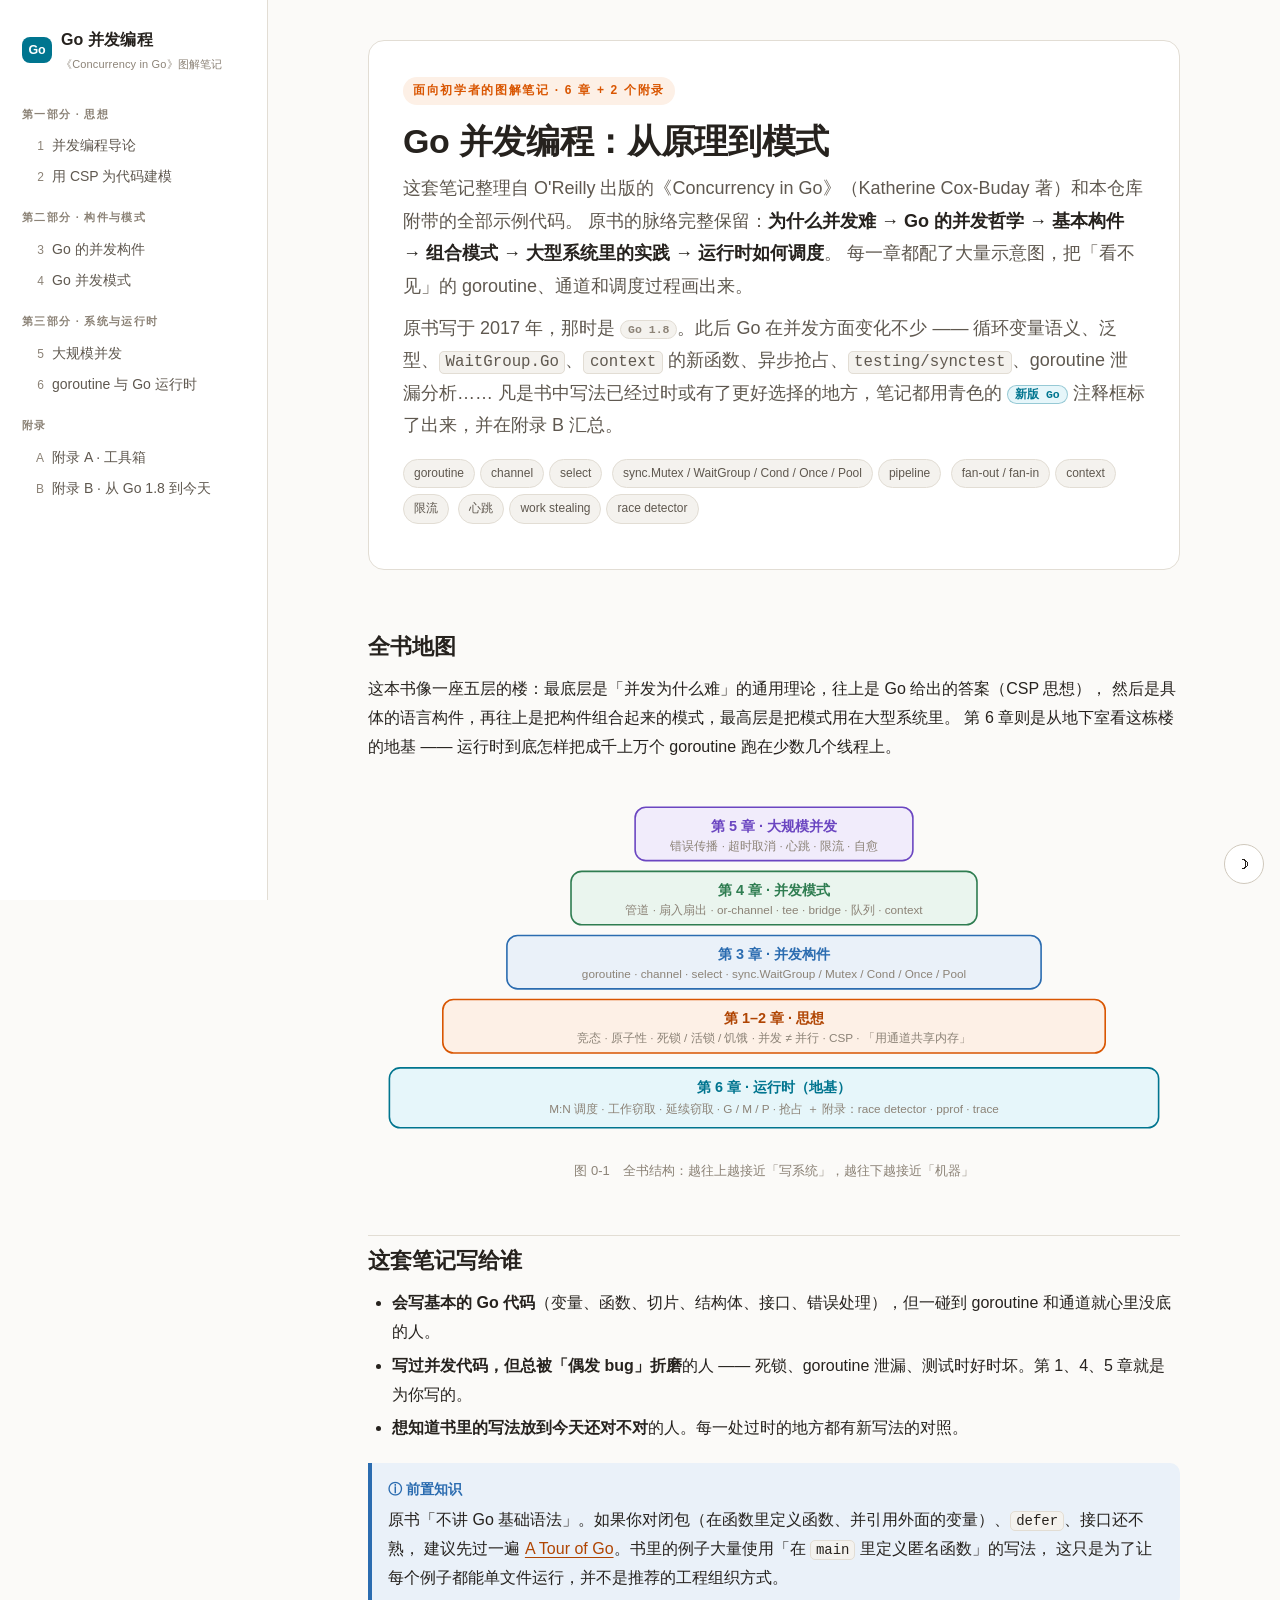
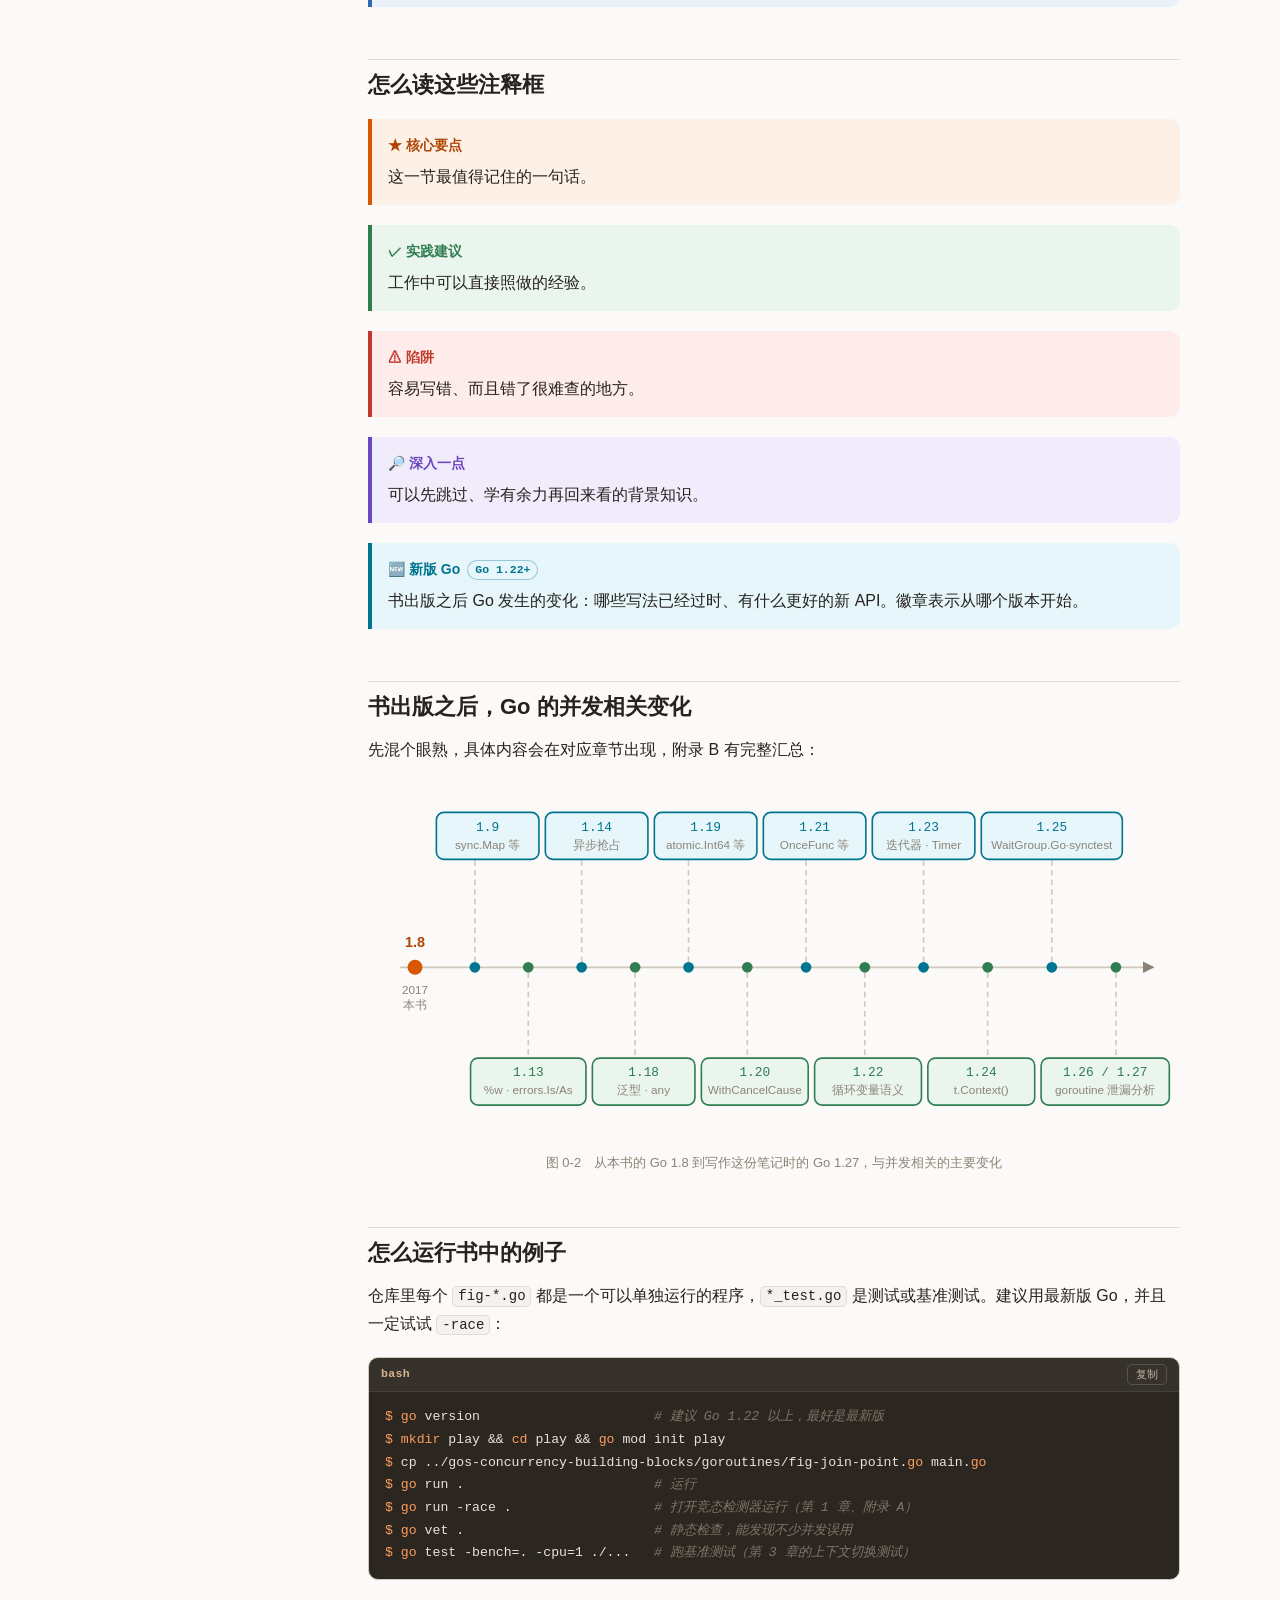
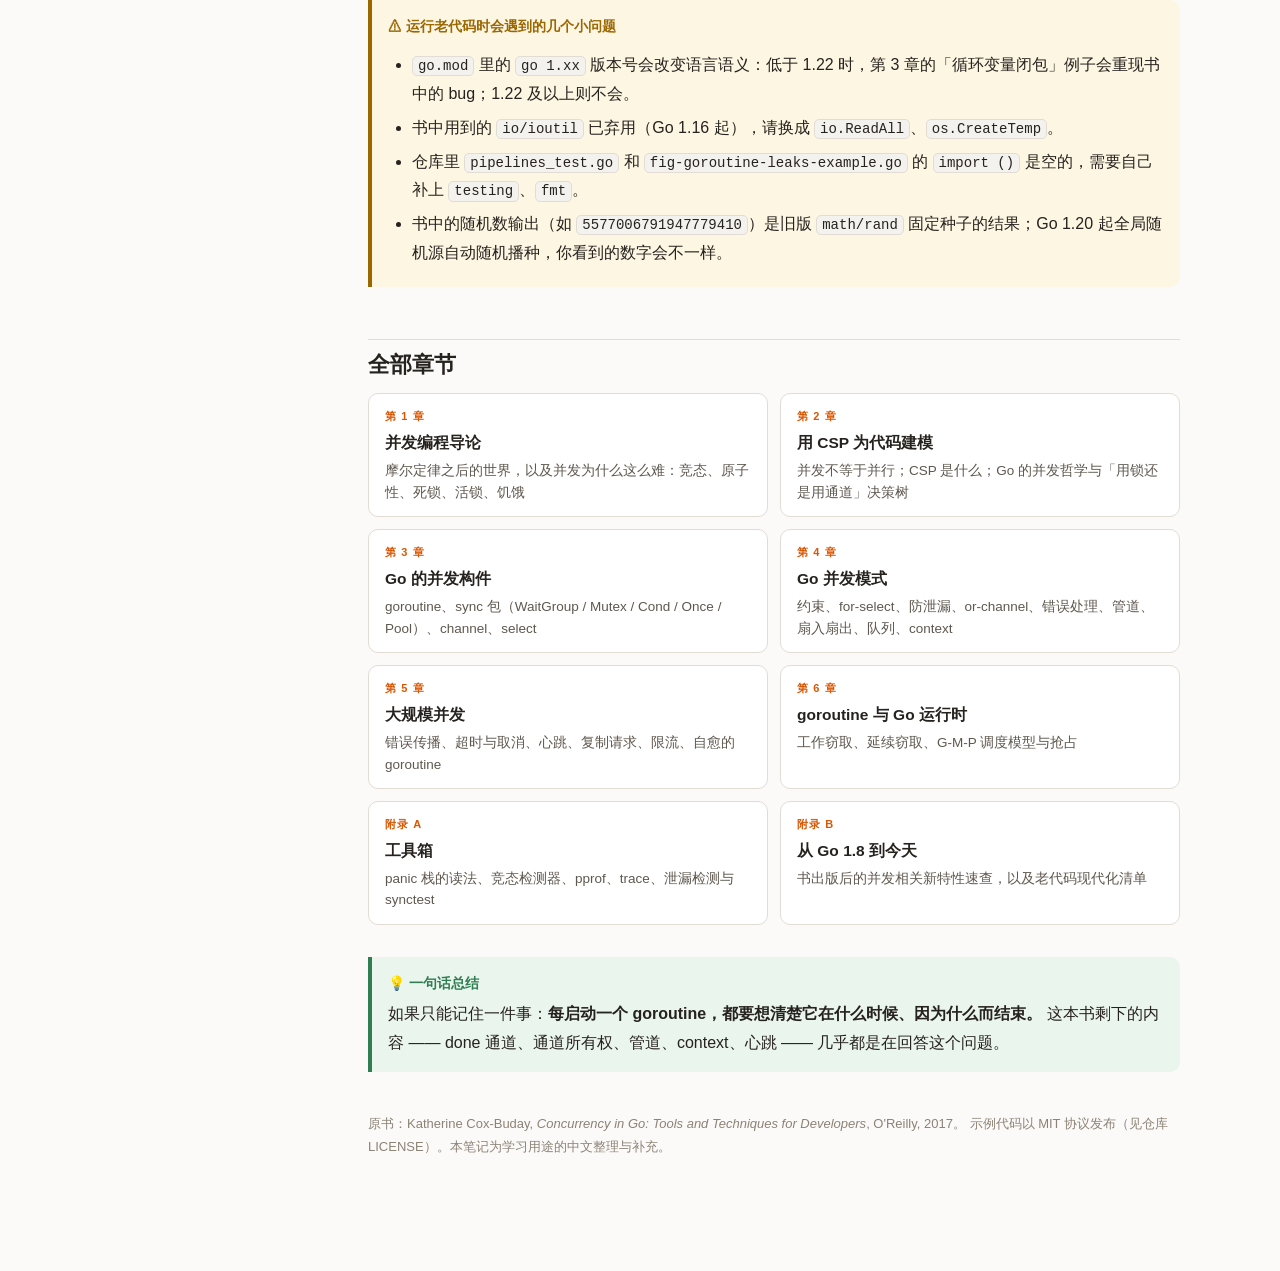
<file: docs/index.html>
<!doctype html>
<html lang="zh-CN">
<head>
<meta charset="utf-8">
<meta name="viewport" content="width=device-width,initial-scale=1">
<title>Go 并发编程 · 图解学习笔记</title>
<meta name="description" content="《Concurrency in Go》的中文图解学习笔记：goroutine、channel、select、sync、并发模式、context、限流、心跳与 Go 运行时调度，并标注 Go 1.8 之后的新特性与新写法。">
<link rel="stylesheet" href="assets/style.css">
</head>
<body data-chapter="0">
<div id="app">
<aside id="sidebar"></aside>
<main>

<div class="hero">
  <span class="chapter-eyebrow">面向初学者的图解笔记 · 6 章 + 2 个附录</span>
  <h1>Go 并发编程：从原理到模式</h1>
  <p class="sub">
    这套笔记整理自 O'Reilly 出版的《Concurrency in Go》（Katherine Cox-Buday 著）和本仓库附带的全部示例代码。
    原书的脉络完整保留：<strong>为什么并发难 → Go 的并发哲学 → 基本构件 → 组合模式 → 大型系统里的实践 → 运行时如何调度</strong>。
    每一章都配了大量示意图，把「看不见」的 goroutine、通道和调度过程画出来。
  </p>
  <p class="sub" style="margin-top:10px">
    原书写于 2017 年，那时是 <span class="ver old">Go 1.8</span>。此后 Go 在并发方面变化不少 ——
    循环变量语义、泛型、<code>WaitGroup.Go</code>、<code>context</code> 的新函数、异步抢占、<code>testing/synctest</code>、goroutine 泄漏分析……
    凡是书中写法已经过时或有了更好选择的地方，笔记都用青色的 <span class="ver">新版 Go</span> 注释框标了出来，并在附录 B 汇总。
  </p>
  <p style="margin-top:14px">
    <span class="pill">goroutine</span><span class="pill">channel</span><span class="pill">select</span>
    <span class="pill">sync.Mutex / WaitGroup / Cond / Once / Pool</span><span class="pill">pipeline</span>
    <span class="pill">fan-out / fan-in</span><span class="pill">context</span><span class="pill">限流</span>
    <span class="pill">心跳</span><span class="pill">work stealing</span><span class="pill">race detector</span>
  </p>
</div>

<h2 id="map">全书地图</h2>

<p>
  这本书像一座五层的楼：最底层是「并发为什么难」的通用理论，往上是 Go 给出的答案（CSP 思想），
  然后是具体的语言构件，再往上是把构件组合起来的模式，最高层是把模式用在大型系统里。
  第 6 章则是从地下室看这栋楼的地基 —— 运行时到底怎样把成千上万个 goroutine 跑在少数几个线程上。
</p>

<figure>
<svg class="dgm" viewBox="0 0 760 340" role="img" aria-label="全书结构：从理论到构件到模式到系统，运行时是地基">
  <rect class="bx-p" x="250" y="18"  width="260" height="50" rx="10"/>
  <text class="ttl on-p" x="380" y="40" text-anchor="middle">第 5 章 · 大规模并发</text>
  <text class="sm" x="380" y="58" text-anchor="middle">错误传播 · 超时取消 · 心跳 · 限流 · 自愈</text>

  <rect class="bx-g" x="190" y="78"  width="380" height="50" rx="10"/>
  <text class="ttl on-g" x="380" y="100" text-anchor="middle">第 4 章 · 并发模式</text>
  <text class="sm" x="380" y="118" text-anchor="middle">管道 · 扇入扇出 · or-channel · tee · bridge · 队列 · context</text>

  <rect class="bx-b" x="130" y="138" width="500" height="50" rx="10"/>
  <text class="ttl on-b" x="380" y="160" text-anchor="middle">第 3 章 · 并发构件</text>
  <text class="sm" x="380" y="178" text-anchor="middle">goroutine · channel · select · sync.WaitGroup / Mutex / Cond / Once / Pool</text>

  <rect class="bx-a" x="70"  y="198" width="620" height="50" rx="10"/>
  <text class="ttl on-a" x="380" y="220" text-anchor="middle">第 1–2 章 · 思想</text>
  <text class="sm" x="380" y="238" text-anchor="middle">竞态 · 原子性 · 死锁 / 活锁 / 饥饿 · 并发 ≠ 并行 · CSP · 「用通道共享内存」</text>

  <rect class="bx-c" x="20"  y="262" width="720" height="56" rx="10"/>
  <text class="ttl on-c" x="380" y="285" text-anchor="middle">第 6 章 · 运行时（地基）</text>
  <text class="sm" x="380" y="304" text-anchor="middle">M:N 调度 · 工作窃取 · 延续窃取 · G / M / P · 抢占    ＋ 附录：race detector · pprof · trace</text>
</svg>
<figcaption>图 0-1　全书结构：越往上越接近「写系统」，越往下越接近「机器」</figcaption>
</figure>

<h2 id="who">这套笔记写给谁</h2>
<ul>
  <li><strong>会写基本的 Go 代码</strong>（变量、函数、切片、结构体、接口、错误处理），但一碰到 goroutine 和通道就心里没底的人。</li>
  <li><strong>写过并发代码，但总被「偶发 bug」折磨</strong>的人 —— 死锁、goroutine 泄漏、测试时好时坏。第 1、4、5 章就是为你写的。</li>
  <li><strong>想知道书里的写法放到今天还对不对</strong>的人。每一处过时的地方都有新写法的对照。</li>
</ul>

<div class="box note">
  <div class="t">&#9432; 前置知识</div>
  <p>
    原书「不讲 Go 基础语法」。如果你对闭包（在函数里定义函数、并引用外面的变量）、<code>defer</code>、接口还不熟，
    建议先过一遍 <a href="https://go.dev/tour/">A Tour of Go</a>。书里的例子大量使用「在 <code>main</code> 里定义匿名函数」的写法，
    这只是为了让每个例子都能单文件运行，并不是推荐的工程组织方式。
  </p>
</div>

<h2 id="legend">怎么读这些注释框</h2>

<div class="box key"><div class="t">&#9733; 核心要点</div><p>这一节最值得记住的一句话。</p></div>
<div class="box tip"><div class="t">&#10003; 实践建议</div><p>工作中可以直接照做的经验。</p></div>
<div class="box warn"><div class="t">&#9888; 陷阱</div><p>容易写错、而且错了很难查的地方。</p></div>
<div class="box deep"><div class="t">&#128270; 深入一点</div><p>可以先跳过、学有余力再回来看的背景知识。</p></div>
<div class="box modern"><div class="t">&#127381; 新版 Go <span class="ver">Go 1.22+</span></div><p>书出版之后 Go 发生的变化：哪些写法已经过时、有什么更好的新 API。徽章表示从哪个版本开始。</p></div>

<h2 id="timeline">书出版之后，Go 的并发相关变化</h2>

<p>先混个眼熟，具体内容会在对应章节出现，附录 B 有完整汇总：</p>

<figure class="wide">
<svg class="dgm" viewBox="0 0 760 330" role="img" aria-label="Go 1.8 到 Go 1.27 并发相关特性时间线">
  <path class="ln" d="M30 165 H735" marker-end="url(#ar)"/>
  <!-- 书 -->
  <circle class="dot-a" cx="44" cy="165" r="7"/>
  <text class="ttl on-a" x="44" y="146" text-anchor="middle">1.8</text>
  <text class="sm" x="44" y="190" text-anchor="middle">2017</text>
  <text class="sm" x="44" y="204" text-anchor="middle">本书</text>

  <!-- 上方 -->
  <circle class="dot-c" cx="100" cy="165" r="5"/><path class="ln-d" d="M100 160 V64"/>
  <rect class="bx-c" x="64" y="20" width="96" height="44" rx="7"/>
  <text class="mono on-c" x="112" y="37" text-anchor="middle">1.9</text>
  <text class="sm" x="112" y="54" text-anchor="middle">sync.Map 等</text>

  <circle class="dot-c" cx="200" cy="165" r="5"/><path class="ln-d" d="M200 160 V64"/>
  <rect class="bx-c" x="166" y="20" width="96" height="44" rx="7"/>
  <text class="mono on-c" x="214" y="37" text-anchor="middle">1.14</text>
  <text class="sm" x="214" y="54" text-anchor="middle">异步抢占</text>

  <circle class="dot-c" cx="300" cy="165" r="5"/><path class="ln-d" d="M300 160 V64"/>
  <rect class="bx-c" x="268" y="20" width="96" height="44" rx="7"/>
  <text class="mono on-c" x="316" y="37" text-anchor="middle">1.19</text>
  <text class="sm" x="316" y="54" text-anchor="middle">atomic.Int64 等</text>

  <circle class="dot-c" cx="410" cy="165" r="5"/><path class="ln-d" d="M410 160 V64"/>
  <rect class="bx-c" x="370" y="20" width="96" height="44" rx="7"/>
  <text class="mono on-c" x="418" y="37" text-anchor="middle">1.21</text>
  <text class="sm" x="418" y="54" text-anchor="middle">OnceFunc 等</text>

  <circle class="dot-c" cx="520" cy="165" r="5"/><path class="ln-d" d="M520 160 V64"/>
  <rect class="bx-c" x="472" y="20" width="96" height="44" rx="7"/>
  <text class="mono on-c" x="520" y="37" text-anchor="middle">1.23</text>
  <text class="sm" x="520" y="54" text-anchor="middle">迭代器 · Timer</text>

  <circle class="dot-c" cx="640" cy="165" r="5"/><path class="ln-d" d="M640 160 V64"/>
  <rect class="bx-c" x="574" y="20" width="132" height="44" rx="7"/>
  <text class="mono on-c" x="640" y="37" text-anchor="middle">1.25</text>
  <text class="sm" x="640" y="54" text-anchor="middle">WaitGroup.Go·synctest</text>

  <!-- 下方 -->
  <circle class="dot-g" cx="150" cy="165" r="5"/><path class="ln-d" d="M150 170 V250"/>
  <rect class="bx-g" x="96" y="250" width="108" height="44" rx="7"/>
  <text class="mono on-g" x="150" y="267" text-anchor="middle">1.13</text>
  <text class="sm" x="150" y="284" text-anchor="middle">%w · errors.Is/As</text>

  <circle class="dot-g" cx="250" cy="165" r="5"/><path class="ln-d" d="M250 170 V250"/>
  <rect class="bx-g" x="210" y="250" width="96" height="44" rx="7"/>
  <text class="mono on-g" x="258" y="267" text-anchor="middle">1.18</text>
  <text class="sm" x="258" y="284" text-anchor="middle">泛型 · any</text>

  <circle class="dot-g" cx="355" cy="165" r="5"/><path class="ln-d" d="M355 170 V250"/>
  <rect class="bx-g" x="312" y="250" width="100" height="44" rx="7"/>
  <text class="mono on-g" x="362" y="267" text-anchor="middle">1.20</text>
  <text class="sm" x="362" y="284" text-anchor="middle">WithCancelCause</text>

  <circle class="dot-g" cx="465" cy="165" r="5"/><path class="ln-d" d="M465 170 V250"/>
  <rect class="bx-g" x="418" y="250" width="100" height="44" rx="7"/>
  <text class="mono on-g" x="468" y="267" text-anchor="middle">1.22</text>
  <text class="sm" x="468" y="284" text-anchor="middle">循环变量语义</text>

  <circle class="dot-g" cx="580" cy="165" r="5"/><path class="ln-d" d="M580 170 V250"/>
  <rect class="bx-g" x="524" y="250" width="100" height="44" rx="7"/>
  <text class="mono on-g" x="574" y="267" text-anchor="middle">1.24</text>
  <text class="sm" x="574" y="284" text-anchor="middle">t.Context()</text>

  <circle class="dot-g" cx="700" cy="165" r="5"/><path class="ln-d" d="M700 170 V250"/>
  <rect class="bx-g" x="630" y="250" width="120" height="44" rx="7"/>
  <text class="mono on-g" x="690" y="267" text-anchor="middle">1.26 / 1.27</text>
  <text class="sm" x="690" y="284" text-anchor="middle">goroutine 泄漏分析</text>
</svg>
<figcaption>图 0-2　从本书的 Go 1.8 到写作这份笔记时的 Go 1.27，与并发相关的主要变化</figcaption>
</figure>

<h2 id="run">怎么运行书中的例子</h2>

<p>仓库里每个 <code>fig-*.go</code> 都是一个可以单独运行的程序，<code>*_test.go</code> 是测试或基准测试。建议用最新版 Go，并且一定试试 <code>-race</code>：</p>

<div class="code" data-lang="bash">
<pre>
$ go version                      # 建议 Go 1.22 以上，最好是最新版
$ mkdir play &amp;&amp; cd play &amp;&amp; go mod init play
$ cp ../gos-concurrency-building-blocks/goroutines/fig-join-point.go main.go
$ go run .                        # 运行
$ go run -race .                  # 打开竞态检测器运行（第 1 章、附录 A）
$ go vet .                        # 静态检查，能发现不少并发误用
$ go test -bench=. -cpu=1 ./...   # 跑基准测试（第 3 章的上下文切换测试）
</pre>
</div>

<div class="box trap">
  <div class="t">&#9888; 运行老代码时会遇到的几个小问题</div>
  <ul>
    <li><code>go.mod</code> 里的 <code>go 1.xx</code> 版本号会改变语言语义：低于 1.22 时，第 3 章的「循环变量闭包」例子会重现书中的 bug；1.22 及以上则不会。</li>
    <li>书中用到的 <code>io/ioutil</code> 已弃用（Go 1.16 起），请换成 <code>io.ReadAll</code>、<code>os.CreateTemp</code>。</li>
    <li>仓库里 <code>pipelines_test.go</code> 和 <code>fig-goroutine-leaks-example.go</code> 的 <code>import ()</code> 是空的，需要自己补上 <code>testing</code>、<code>fmt</code>。</li>
    <li>书中的随机数输出（如 <code>5577006791947779410</code>）是旧版 <code>math/rand</code> 固定种子的结果；Go 1.20 起全局随机源自动随机播种，你看到的数字会不一样。</li>
  </ul>
</div>

<h2 id="toc">全部章节</h2>
<div id="toc-grid"></div>

<div class="box tip" style="margin-top:32px">
  <div class="t">&#128161; 一句话总结</div>
  <p>
    如果只能记住一件事：<strong>每启动一个 goroutine，都要想清楚它在什么时候、因为什么而结束。</strong>
    这本书剩下的内容 —— done 通道、通道所有权、管道、context、心跳 —— 几乎都是在回答这个问题。
  </p>
</div>

<p style="font-size:13px;color:var(--fg-faint);margin-top:40px">
  原书：Katherine Cox-Buday, <em>Concurrency in Go: Tools and Techniques for Developers</em>, O'Reilly, 2017。
  示例代码以 MIT 协议发布（见仓库 LICENSE）。本笔记为学习用途的中文整理与补充。
</p>

</main>
</div>
<script src="assets/site.js"></script>
</body>
</html>
</file>
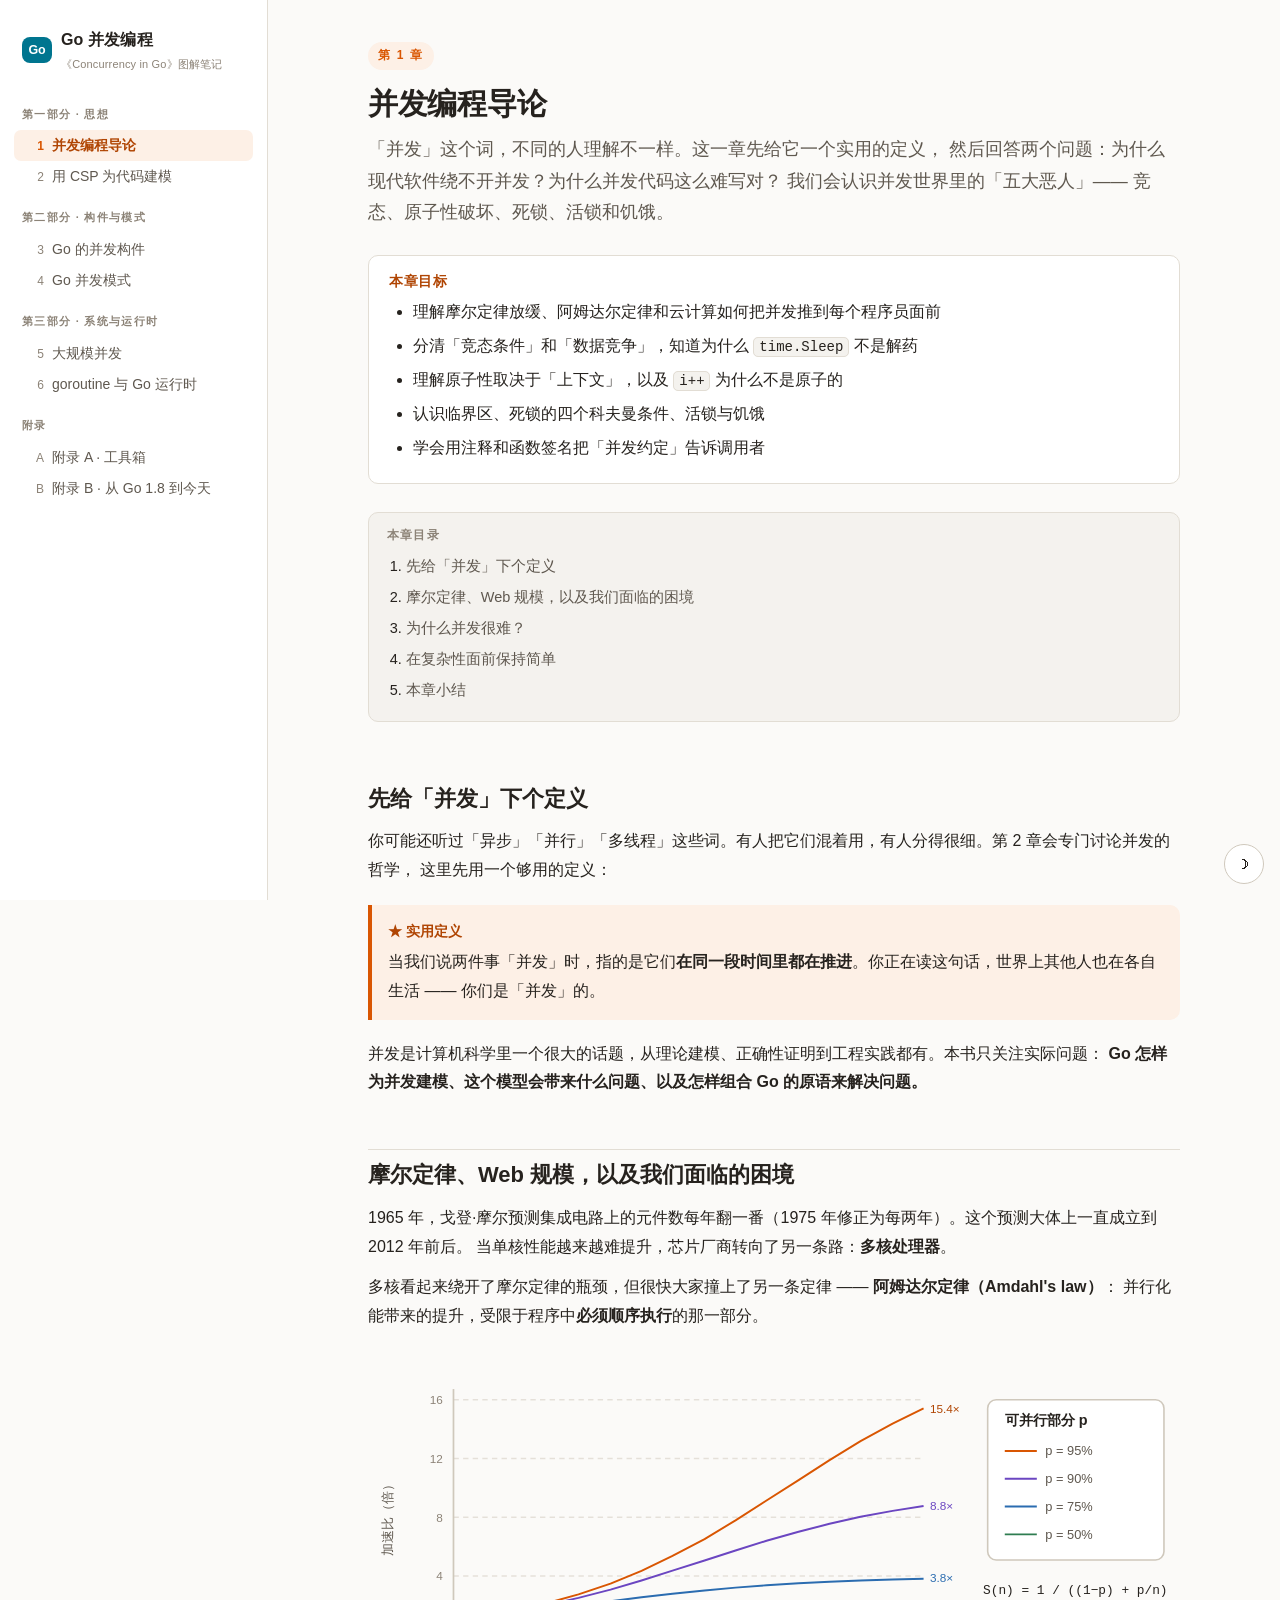
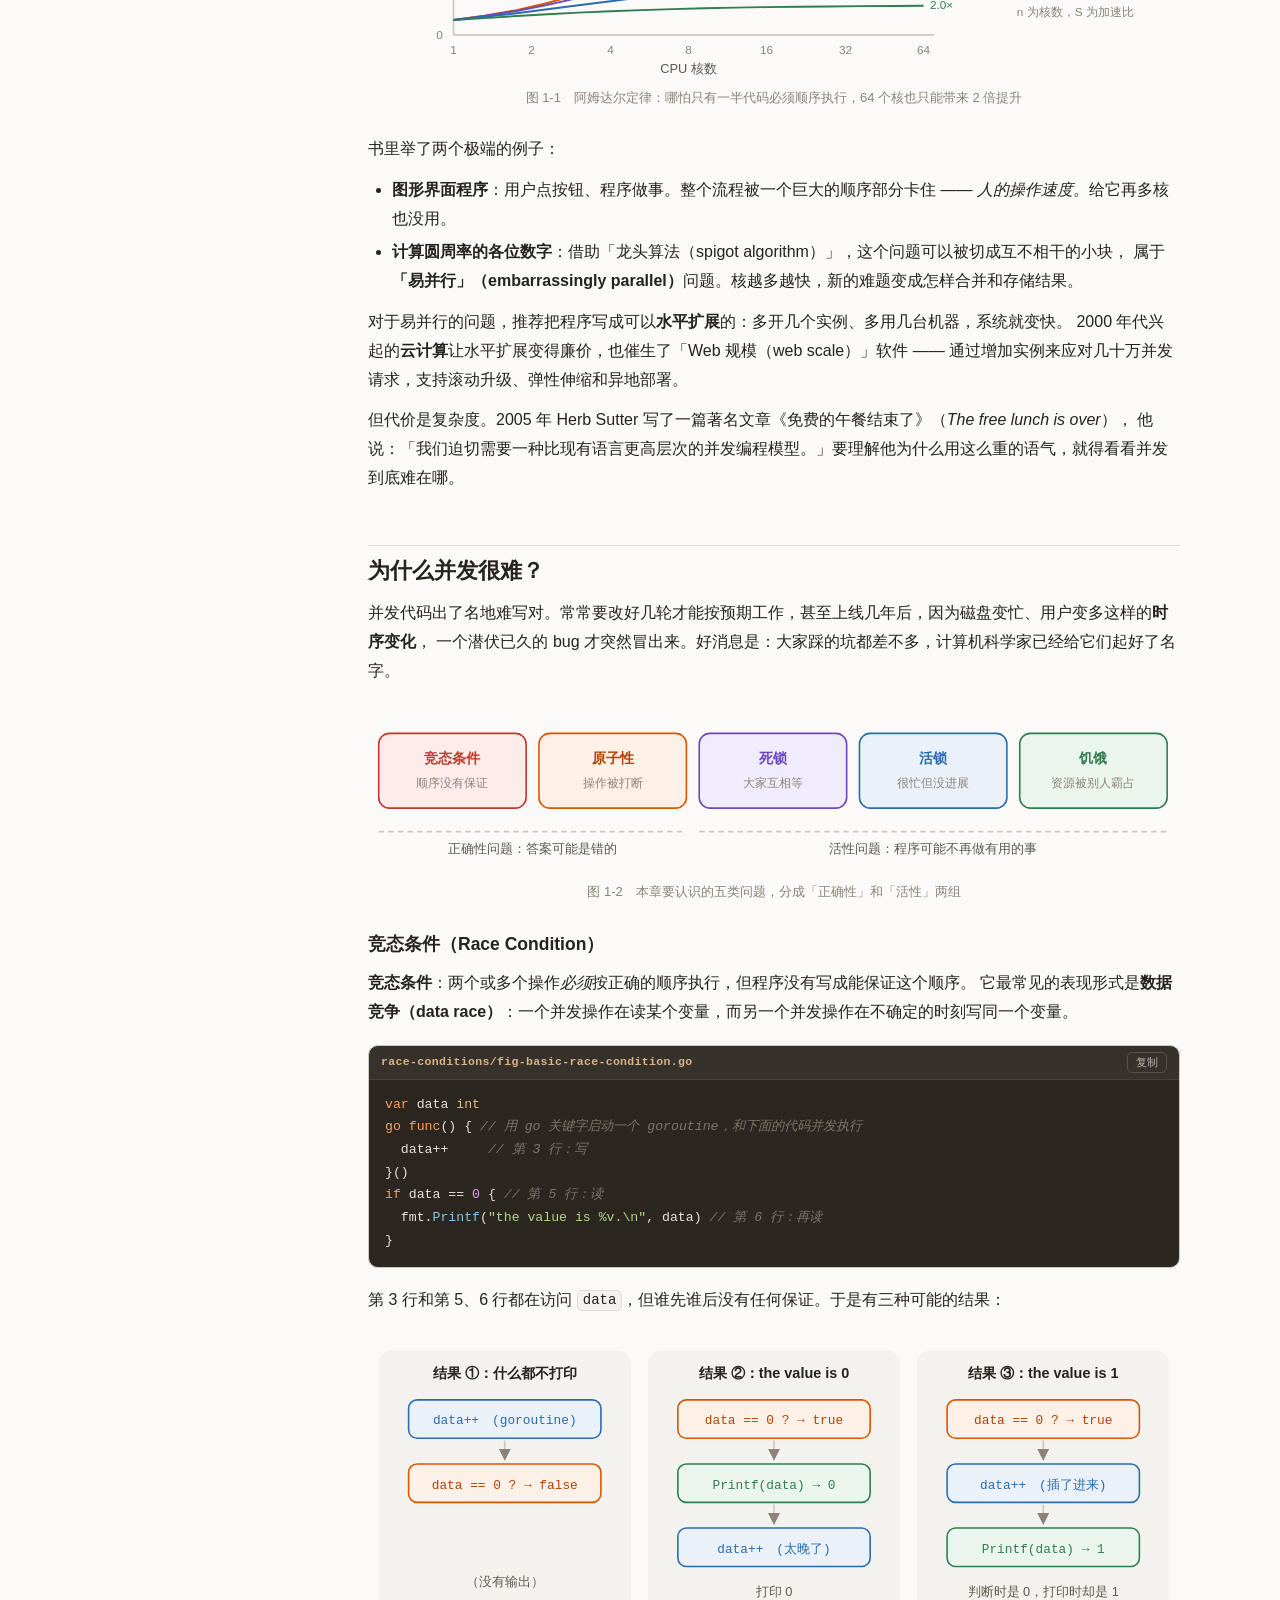
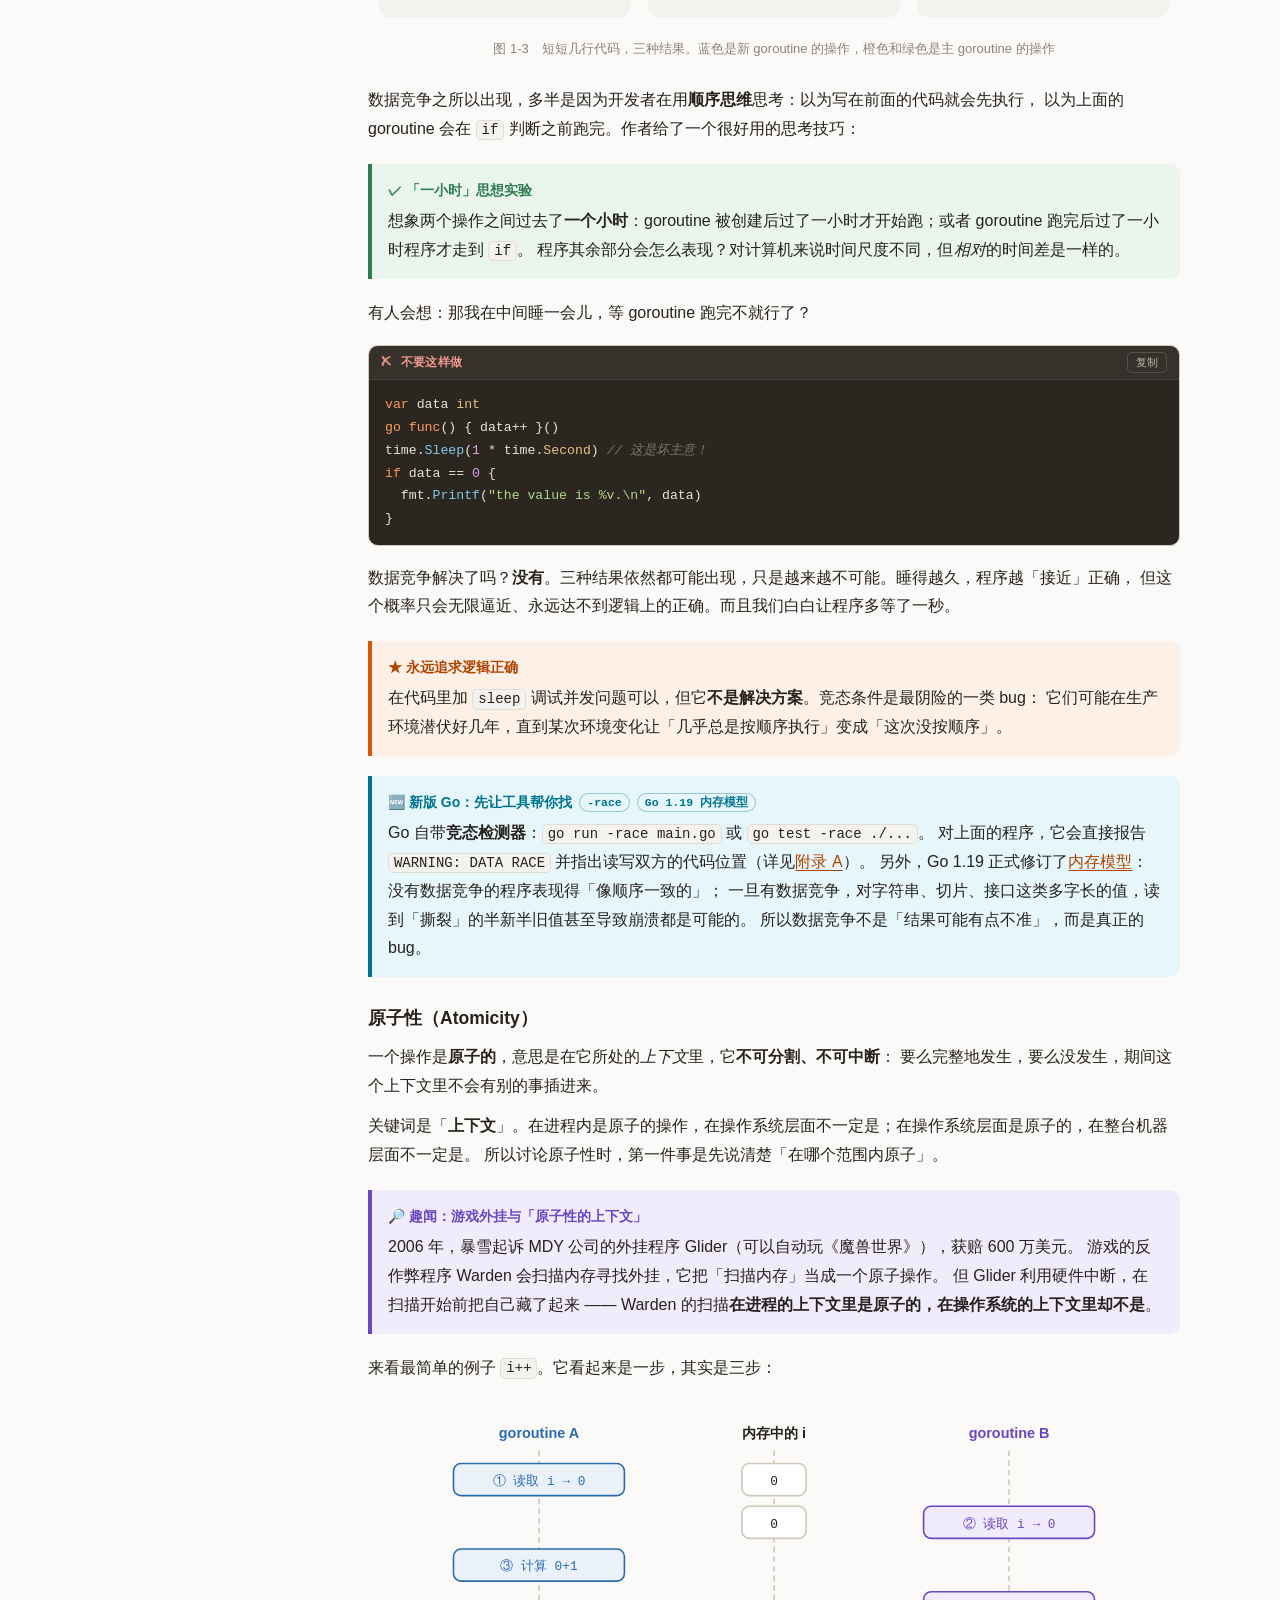
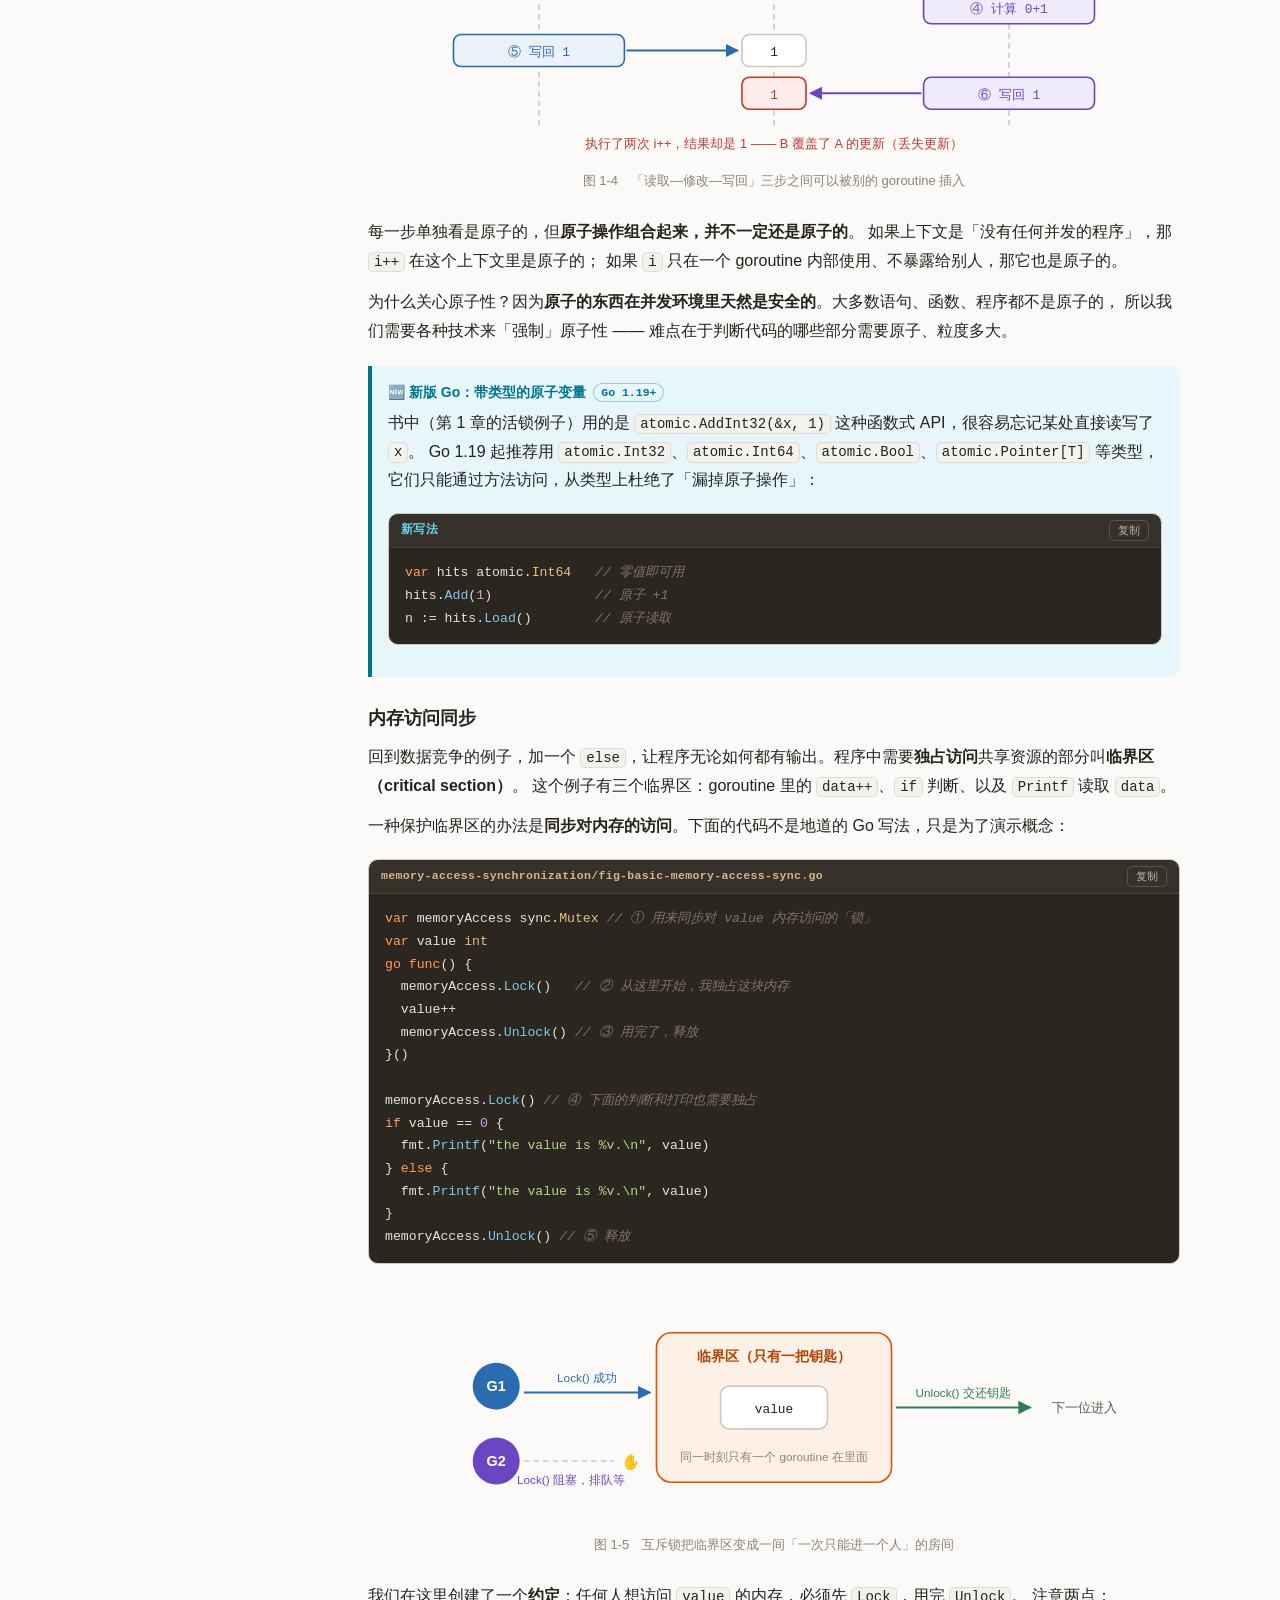
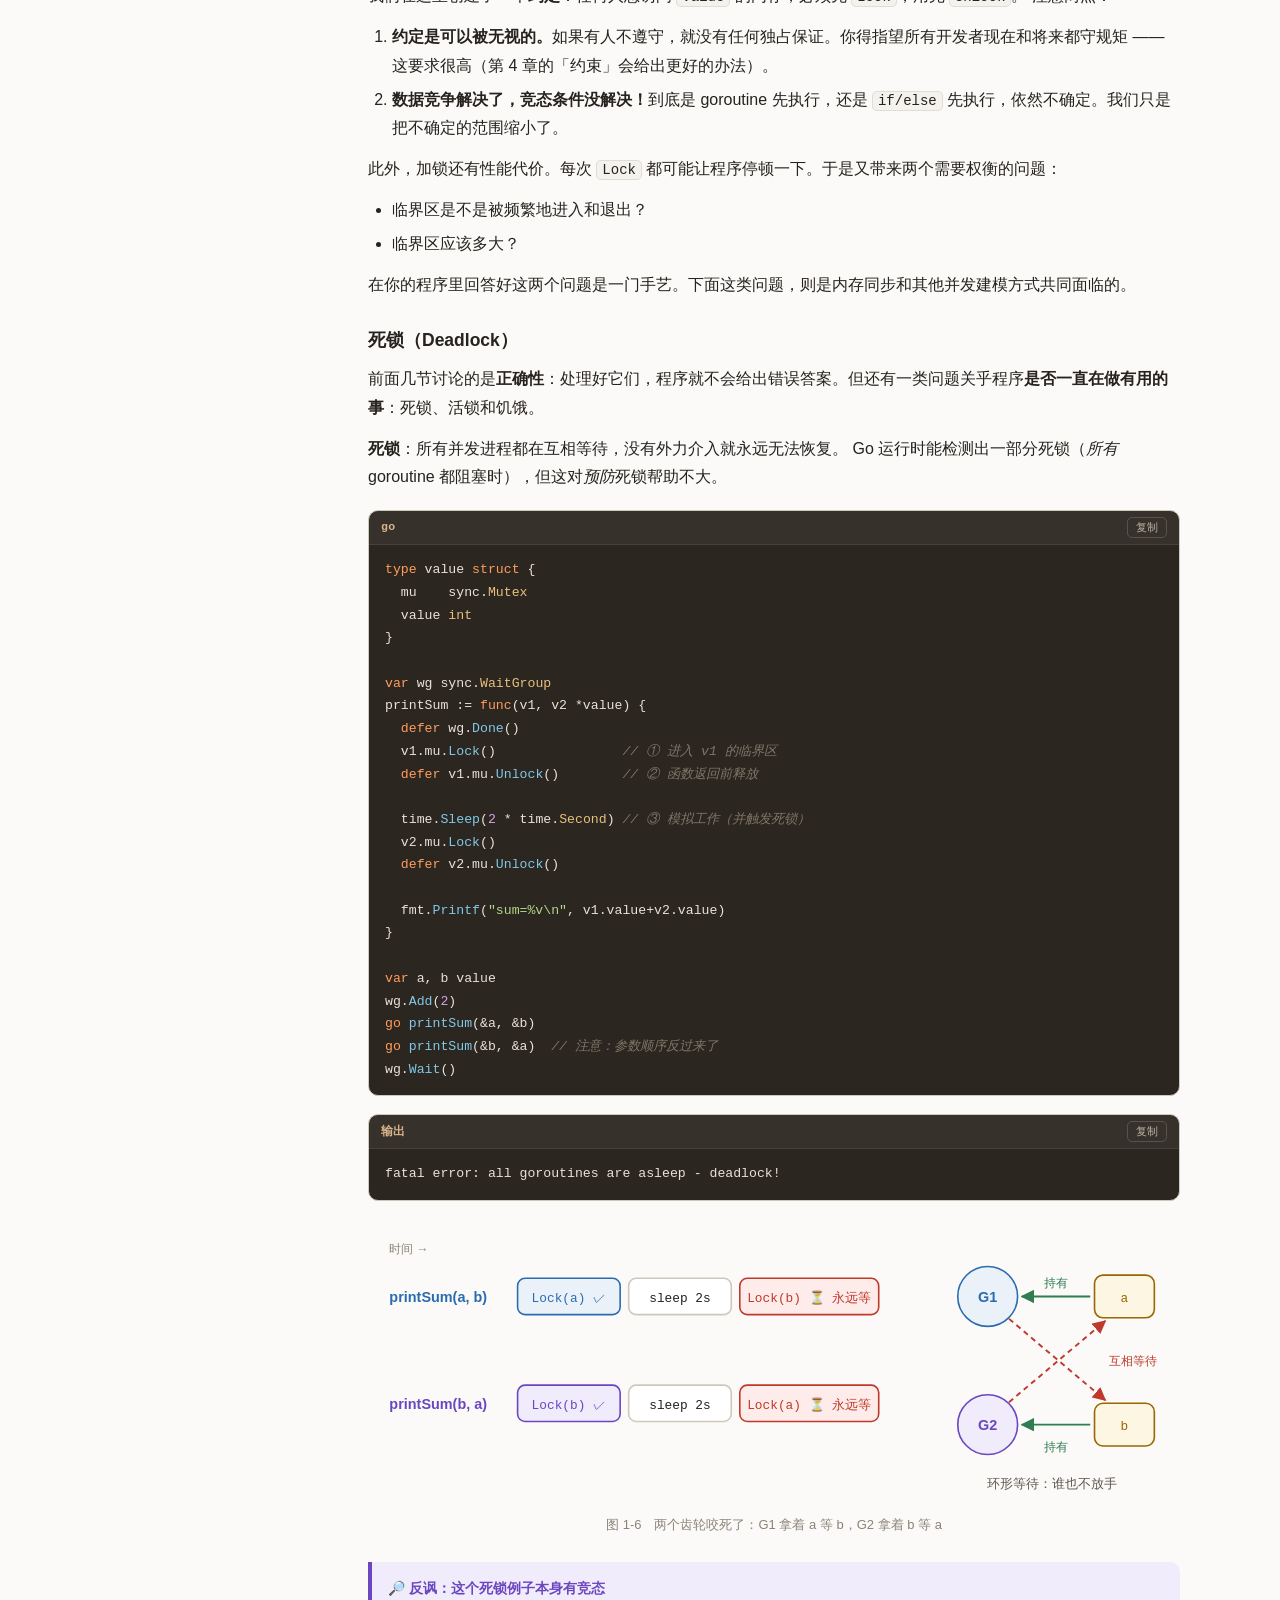
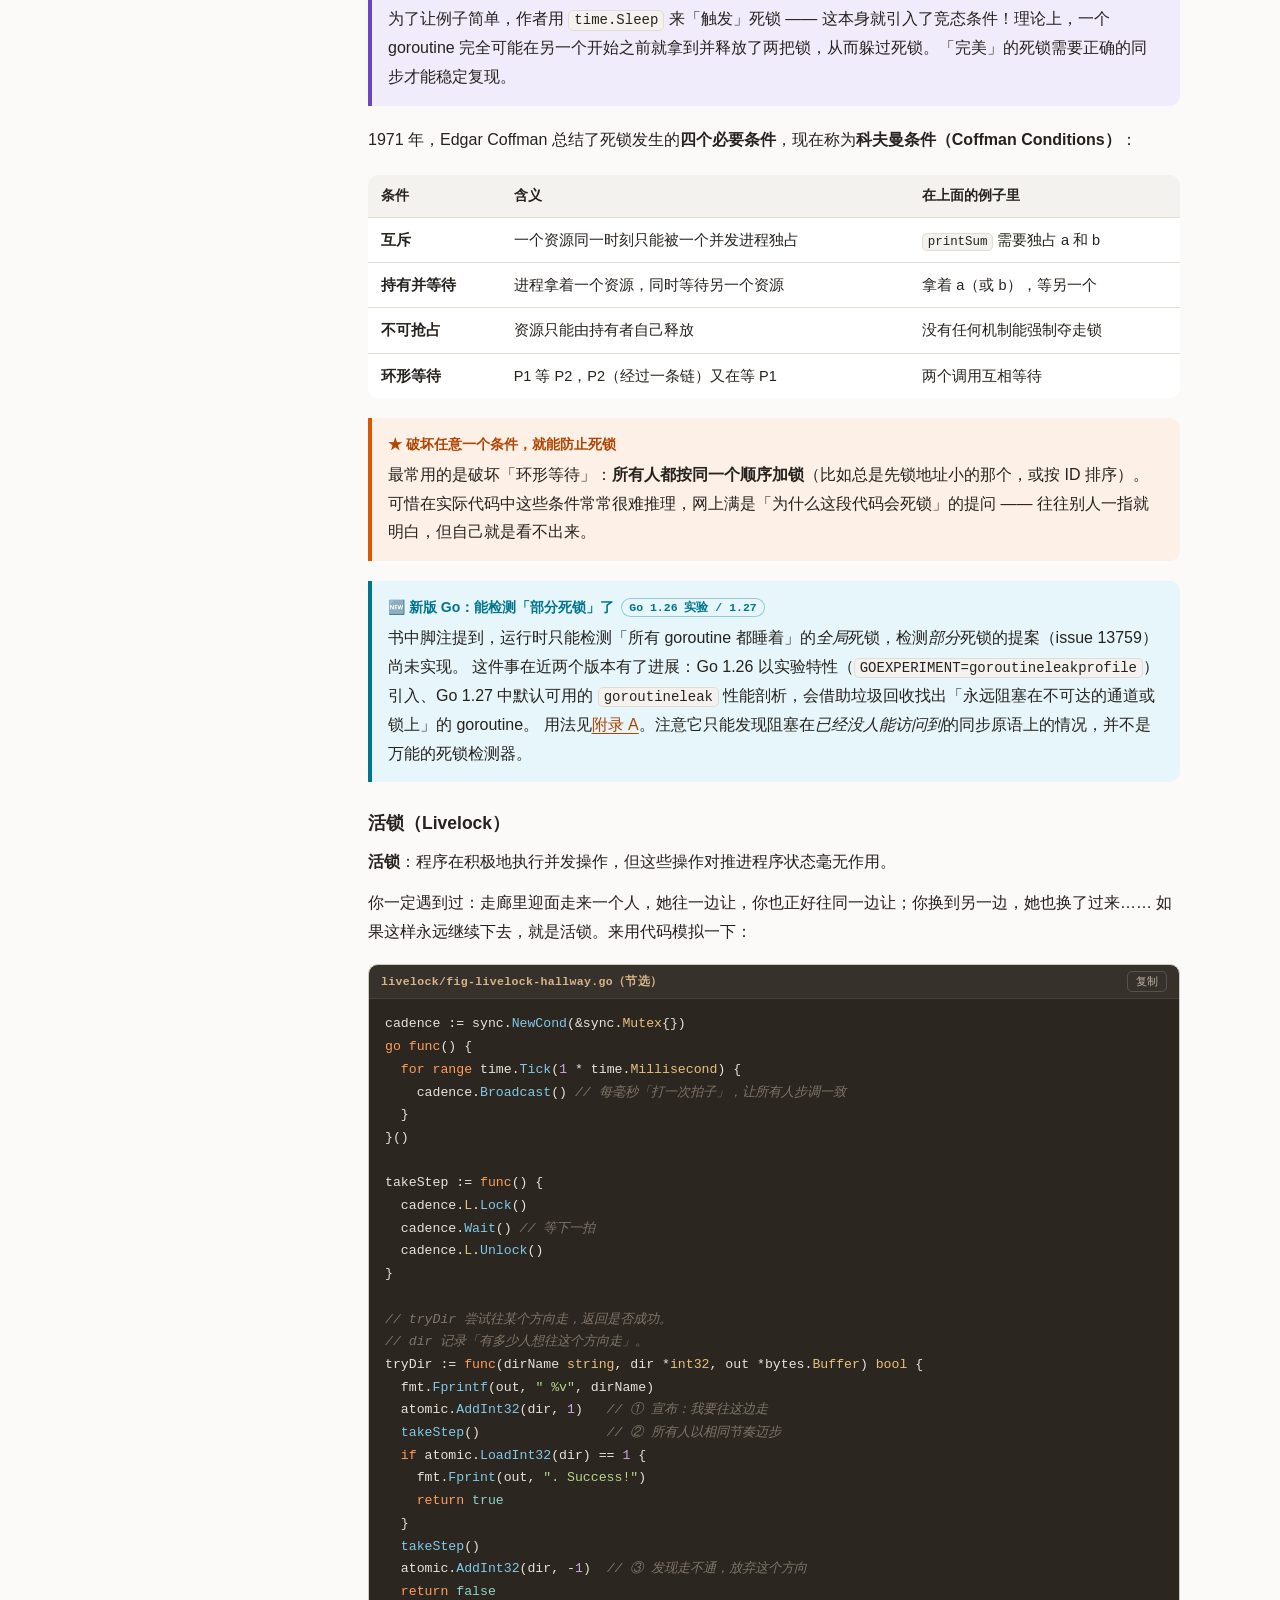
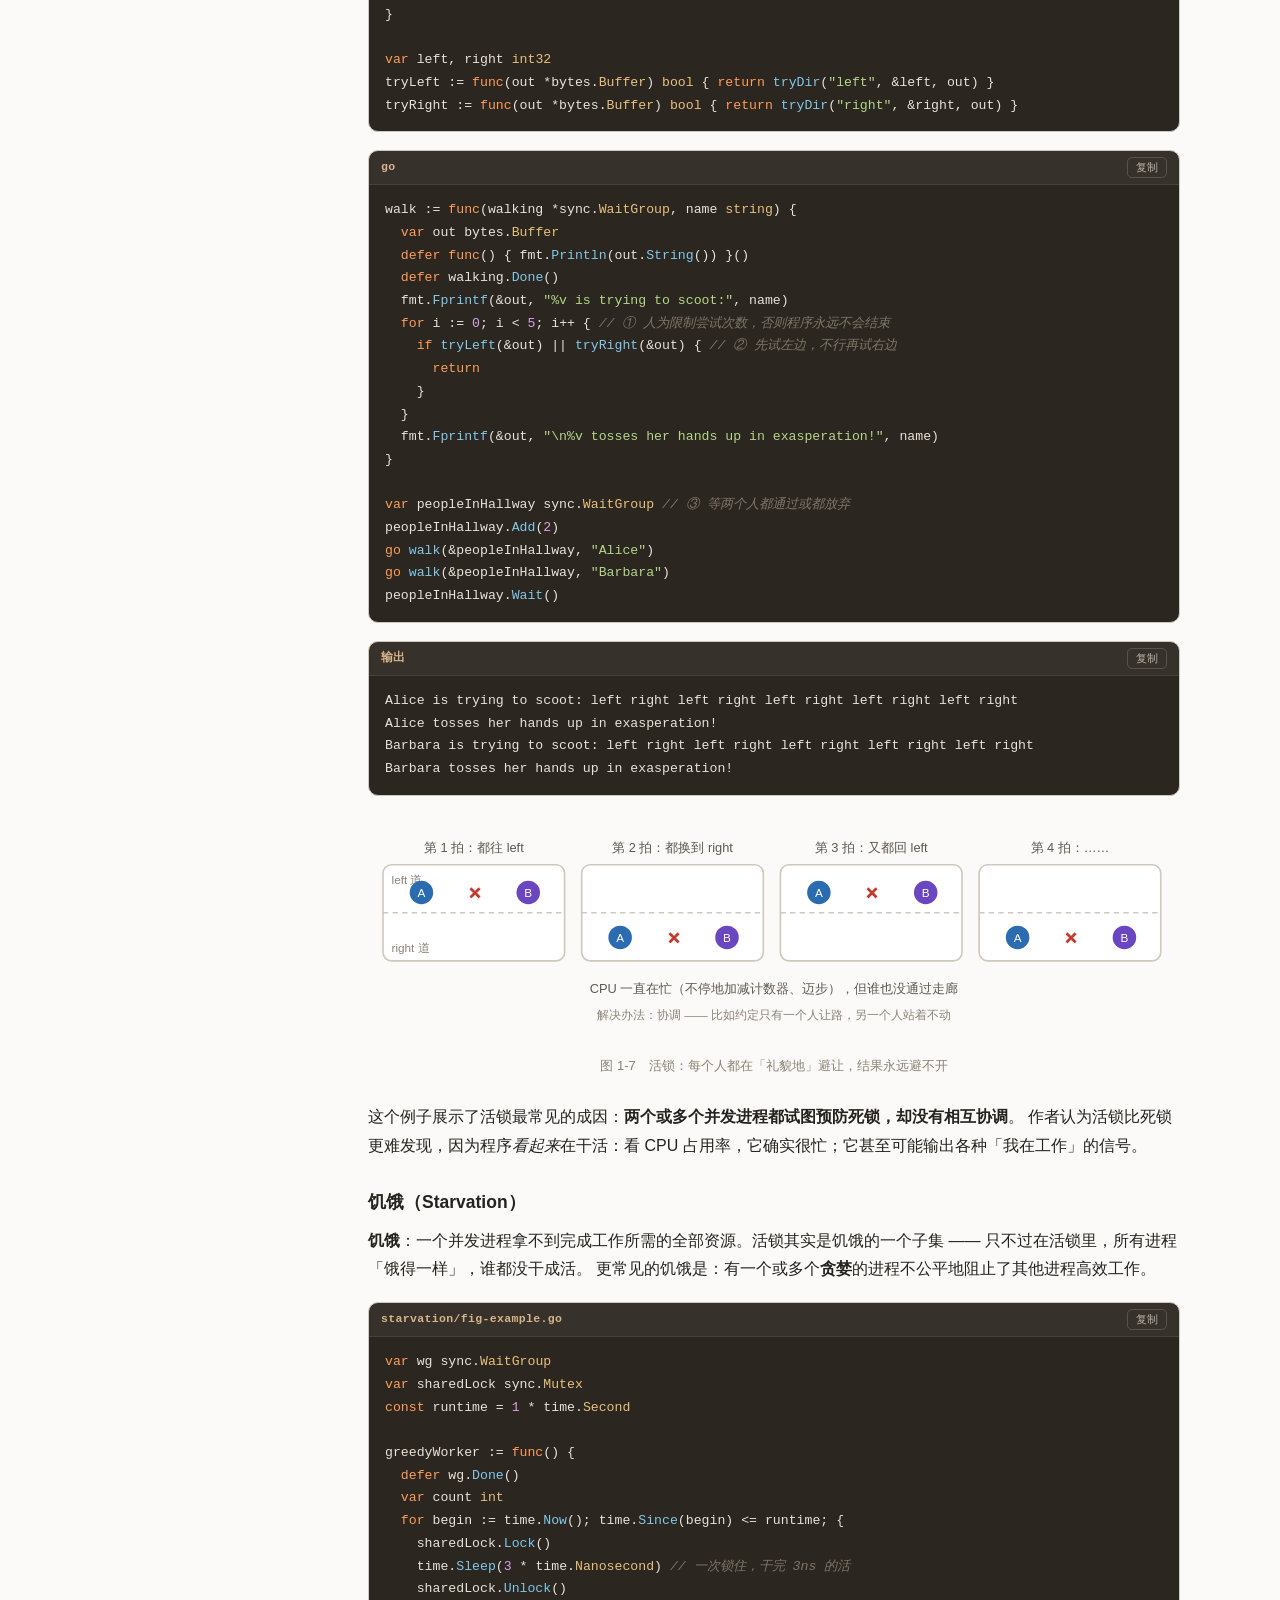
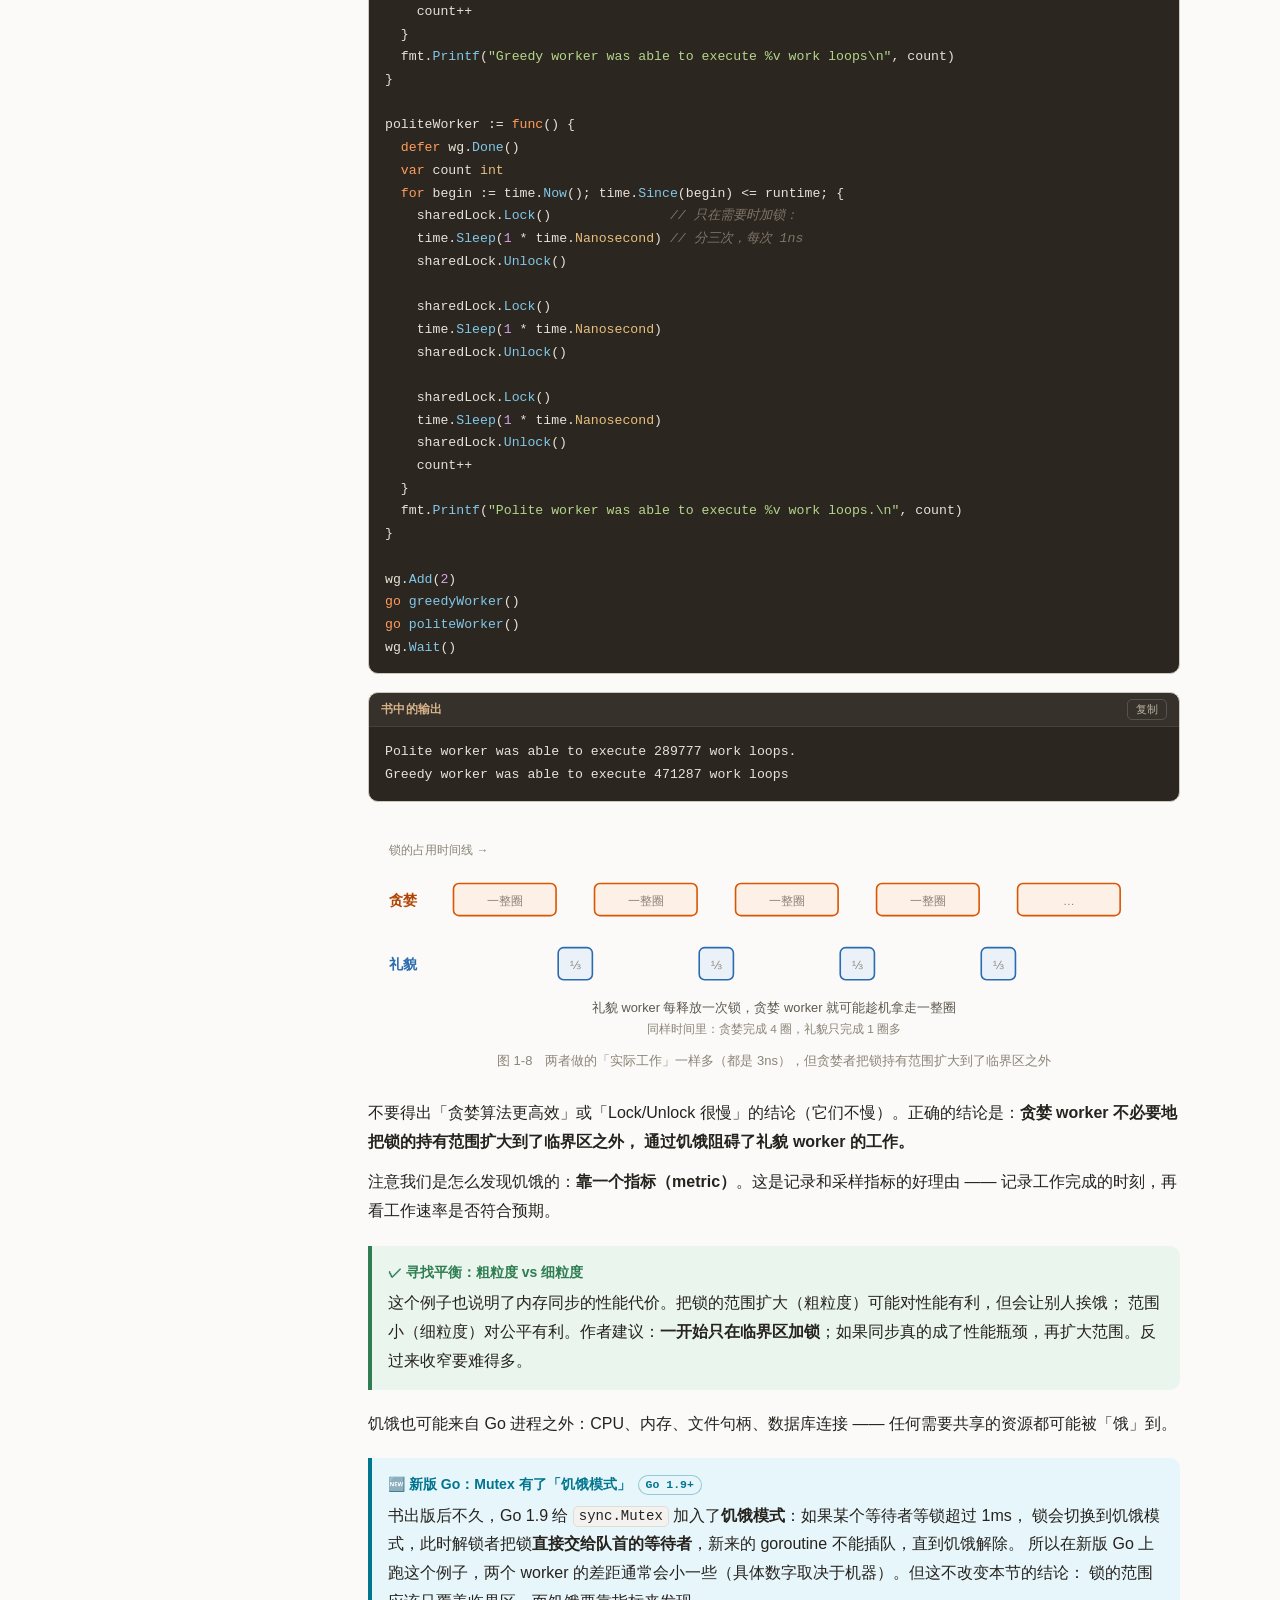
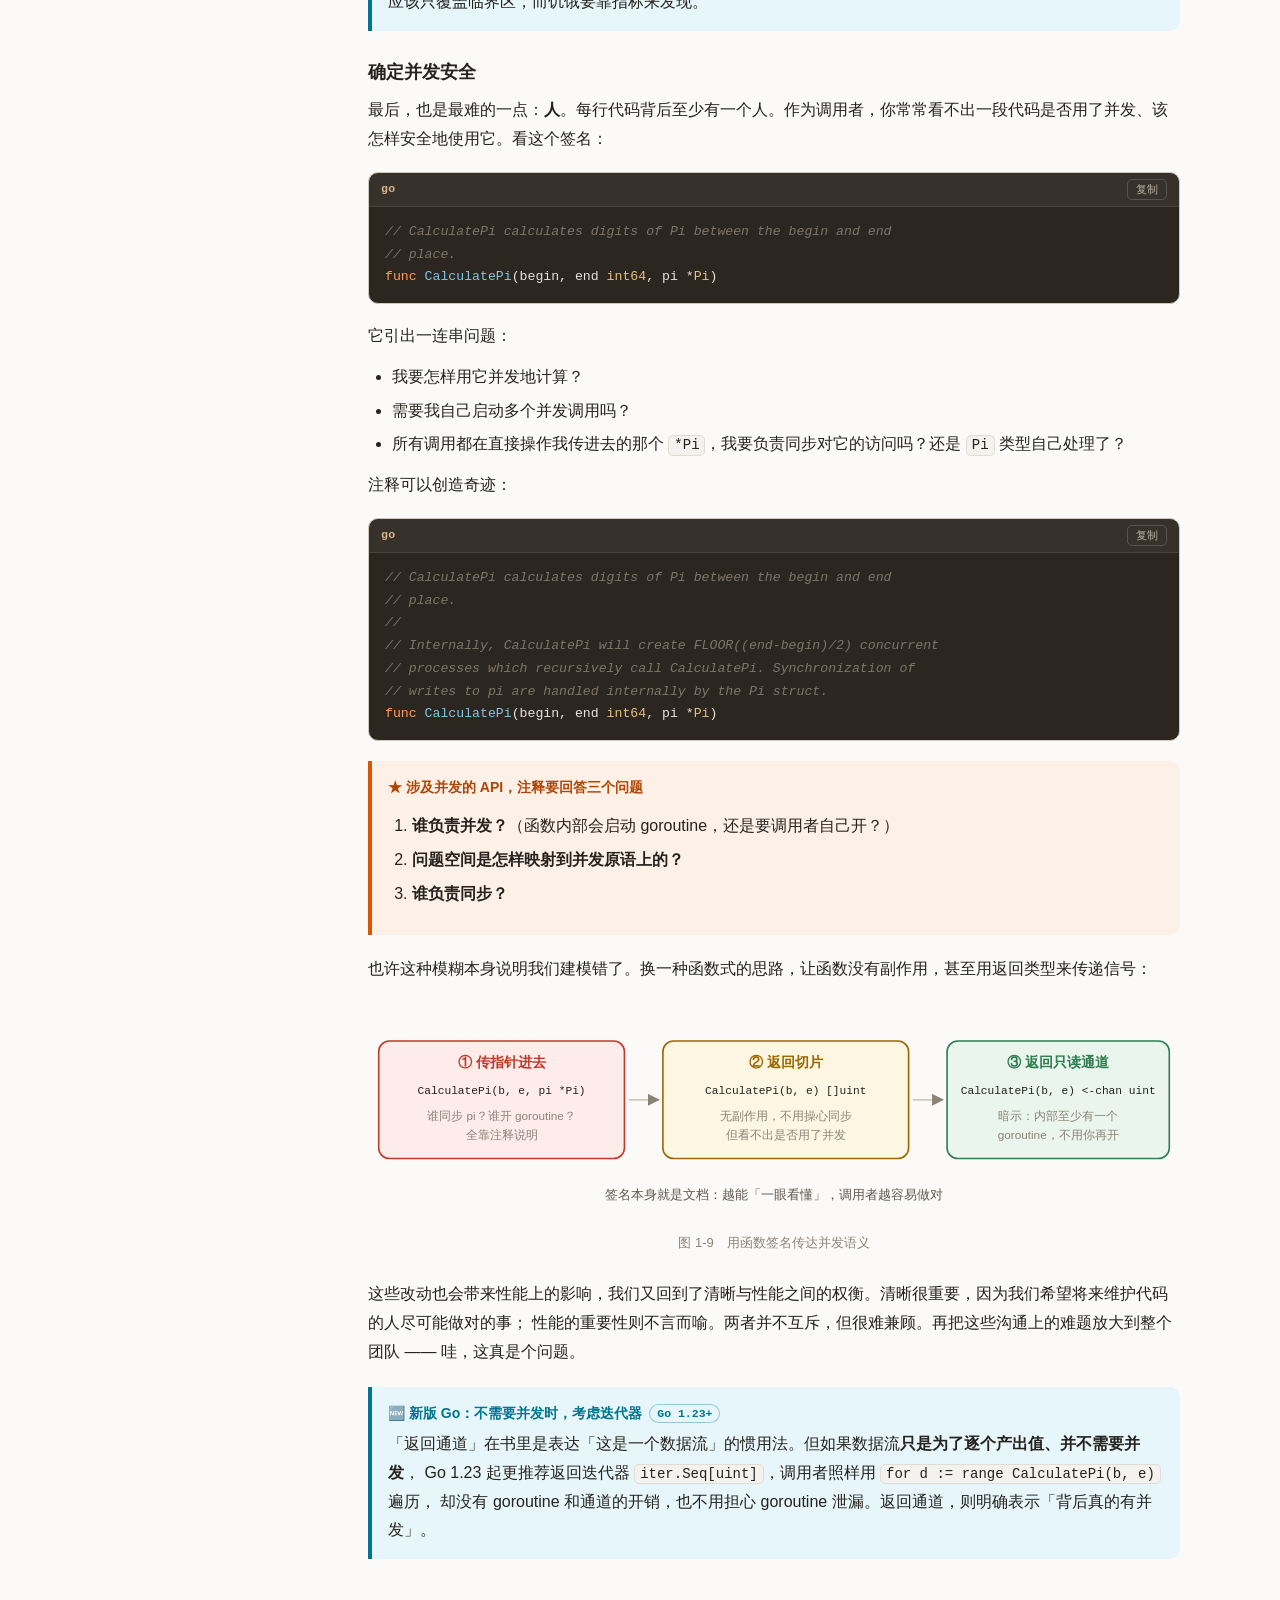
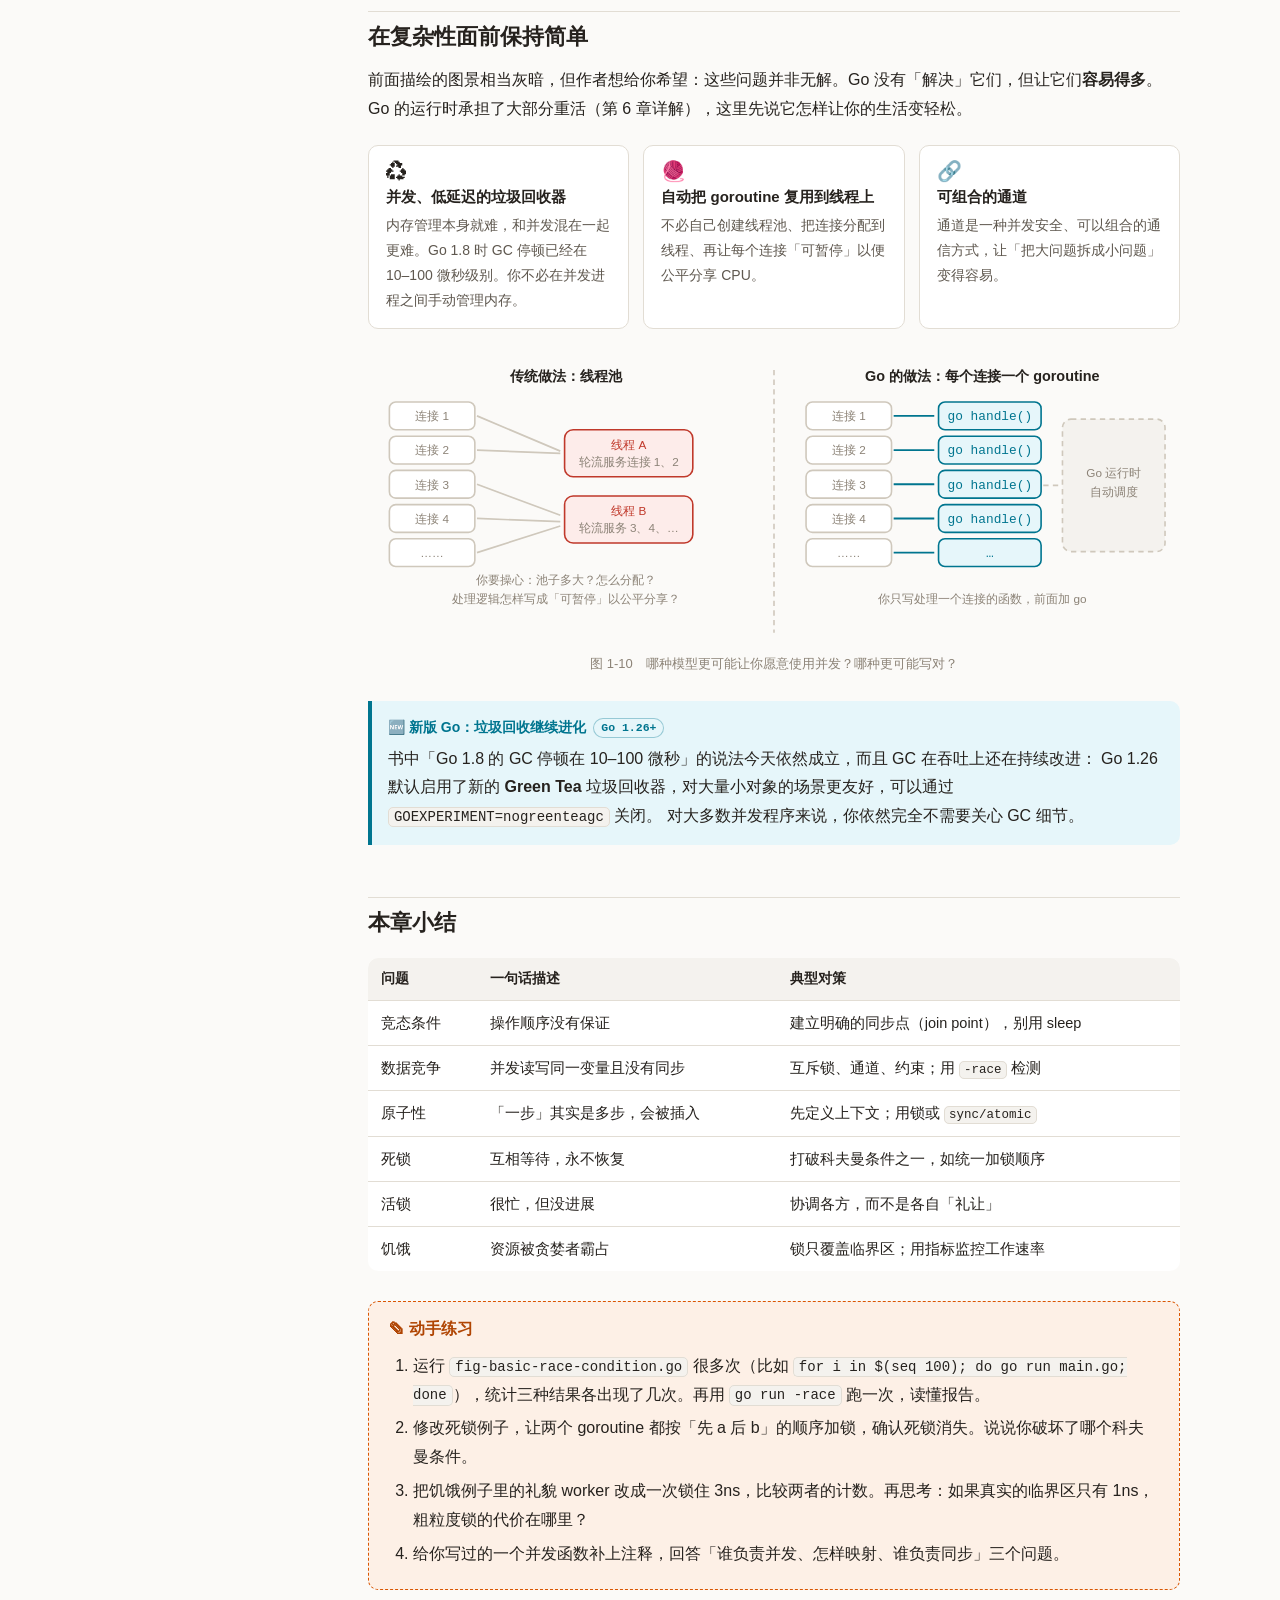
<file: docs/ch01.html>
<!doctype html>
<html lang="zh-CN">
<head>
<meta charset="utf-8">
<meta name="viewport" content="width=device-width,initial-scale=1">
<title>第 1 章 · 并发编程导论 — Go 并发编程图解笔记</title>
<link rel="stylesheet" href="assets/style.css">
</head>
<body data-chapter="1">
<div id="app">
<aside id="sidebar"></aside>
<main>

<span class="chapter-eyebrow">第 1 章</span>
<h1>并发编程导论</h1>
<p class="lede">
  「并发」这个词，不同的人理解不一样。这一章先给它一个实用的定义，
  然后回答两个问题：为什么现代软件绕不开并发？为什么并发代码这么难写对？
  我们会认识并发世界里的「五大恶人」—— 竞态、原子性破坏、死锁、活锁和饥饿。
</p>

<div class="goals">
  <h4>本章目标</h4>
  <ul>
    <li>理解摩尔定律放缓、阿姆达尔定律和云计算如何把并发推到每个程序员面前</li>
    <li>分清「竞态条件」和「数据竞争」，知道为什么 <code>time.Sleep</code> 不是解药</li>
    <li>理解原子性取决于「上下文」，以及 <code>i++</code> 为什么不是原子的</li>
    <li>认识临界区、死锁的四个科夫曼条件、活锁与饥饿</li>
    <li>学会用注释和函数签名把「并发约定」告诉调用者</li>
  </ul>
</div>

<div id="chapter-toc"></div>

<h2 id="what">先给「并发」下个定义</h2>

<p>
  你可能还听过「异步」「并行」「多线程」这些词。有人把它们混着用，有人分得很细。第 2 章会专门讨论并发的哲学，
  这里先用一个够用的定义：
</p>

<div class="box key">
  <div class="t">&#9733; 实用定义</div>
  <p>当我们说两件事「并发」时，指的是它们<strong>在同一段时间里都在推进</strong>。你正在读这句话，世界上其他人也在各自生活 —— 你们是「并发」的。</p>
</div>

<p>
  并发是计算机科学里一个很大的话题，从理论建模、正确性证明到工程实践都有。本书只关注实际问题：
  <strong>Go 怎样为并发建模、这个模型会带来什么问题、以及怎样组合 Go 的原语来解决问题。</strong>
</p>

<h2 id="history">摩尔定律、Web 规模，以及我们面临的困境</h2>

<p>
  1965 年，戈登·摩尔预测集成电路上的元件数每年翻一番（1975 年修正为每两年）。这个预测大体上一直成立到 2012 年前后。
  当单核性能越来越难提升，芯片厂商转向了另一条路：<strong>多核处理器</strong>。
</p>

<p>
  多核看起来绕开了摩尔定律的瓶颈，但很快大家撞上了另一条定律 —— <strong>阿姆达尔定律（Amdahl's law）</strong>：
  并行化能带来的提升，受限于程序中<strong>必须顺序执行</strong>的那一部分。
</p>

<figure>
<svg class="dgm" viewBox="0 0 760 300" role="img" aria-label="阿姆达尔定律：可并行比例不同的程序，加速比随核数变化的曲线">
  <!-- 坐标轴 -->
  <path class="ln" d="M80 260 H530"/>
  <path class="ln" d="M80 260 V30"/>
  <!-- 网格 -->
  <path class="ln-d" d="M80 205 H520 M80 150 H520 M80 95 H520 M80 40 H520" style="opacity:.5"/>
  <text class="sm" x="70" y="264" text-anchor="end">0</text>
  <text class="sm" x="70" y="209" text-anchor="end">4</text>
  <text class="sm" x="70" y="154" text-anchor="end">8</text>
  <text class="sm" x="70" y="99"  text-anchor="end">12</text>
  <text class="sm" x="70" y="44"  text-anchor="end">16</text>
  <text class="lbl" x="22" y="150" transform="rotate(-90 22 150)" text-anchor="middle">加速比（倍）</text>
  <text class="sm" x="80"  y="278" text-anchor="middle">1</text>
  <text class="sm" x="153" y="278" text-anchor="middle">2</text>
  <text class="sm" x="227" y="278" text-anchor="middle">4</text>
  <text class="sm" x="300" y="278" text-anchor="middle">8</text>
  <text class="sm" x="373" y="278" text-anchor="middle">16</text>
  <text class="sm" x="447" y="278" text-anchor="middle">32</text>
  <text class="sm" x="520" y="278" text-anchor="middle">64</text>
  <text class="lbl" x="300" y="296" text-anchor="middle">CPU 核数</text>

  <path class="ln-a" stroke-linejoin="round" d="M80 246.2 L109 242.1 L139 236.9 L168 230.3 L197 222.2 L227 212.2 L256 200.2 L285 186.2 L315 170.4 L344 152.9 L373 134.3 L403 115.3 L432 96.5 L461 78.7 L491 62.4 L520 48.0"/>
  <path class="ln-p" stroke-linejoin="round" d="M80 246.2 L109 242.4 L139 237.7 L168 232.0 L197 225.4 L227 217.7 L256 209.2 L285 200.0 L315 190.5 L344 181.1 L373 172.0 L403 163.6 L432 156.1 L461 149.5 L491 144.0 L520 139.5"/>
  <path class="ln-b" stroke-linejoin="round" d="M80 246.2 L109 243.2 L139 239.8 L168 236.1 L197 232.4 L227 228.6 L256 224.9 L285 221.6 L315 218.5 L344 215.9 L373 213.7 L403 211.8 L432 210.3 L461 209.2 L491 208.2 L520 207.5"/>
  <path class="ln-g" stroke-linejoin="round" d="M80 246.2 L109 244.4 L139 242.5 L168 240.8 L197 239.3 L227 238.0 L256 236.9 L285 236.0 L315 235.2 L344 234.6 L373 234.1 L403 233.7 L432 233.5 L461 233.2 L491 233.1 L520 232.9"/>

  <text class="sm on-a" x="526" y="52">15.4×</text>
  <text class="sm on-p" x="526" y="143">8.8×</text>
  <text class="sm on-b" x="526" y="211">3.8×</text>
  <text class="sm on-g" x="526" y="236">2.0×</text>

  <!-- 图例 -->
  <rect class="bx" x="580" y="40" width="165" height="150" rx="8"/>
  <text class="ttl" x="596" y="64">可并行部分 p</text>
  <path class="ln-a" d="M596 88 H626"/><text class="lbl" x="634" y="92">p = 95%</text>
  <path class="ln-p" d="M596 114 H626"/><text class="lbl" x="634" y="118">p = 90%</text>
  <path class="ln-b" d="M596 140 H626"/><text class="lbl" x="634" y="144">p = 75%</text>
  <path class="ln-g" d="M596 166 H626"/><text class="lbl" x="634" y="170">p = 50%</text>
  <text class="mono" x="662" y="222" text-anchor="middle">S(n) = 1 / ((1−p) + p/n)</text>
  <text class="sm" x="662" y="242" text-anchor="middle">n 为核数，S 为加速比</text>
</svg>
<figcaption>图 1-1　阿姆达尔定律：哪怕只有一半代码必须顺序执行，64 个核也只能带来 2 倍提升</figcaption>
</figure>

<p>书里举了两个极端的例子：</p>
<ul>
  <li><strong>图形界面程序</strong>：用户点按钮、程序做事。整个流程被一个巨大的顺序部分卡住 —— <em>人的操作速度</em>。给它再多核也没用。</li>
  <li><strong>计算圆周率的各位数字</strong>：借助「龙头算法（spigot algorithm）」，这个问题可以被切成互不相干的小块，
    属于<strong>「易并行」（embarrassingly parallel）</strong>问题。核越多越快，新的难题变成怎样合并和存储结果。</li>
</ul>

<p>
  对于易并行的问题，推荐把程序写成可以<strong>水平扩展</strong>的：多开几个实例、多用几台机器，系统就变快。
  2000 年代兴起的<strong>云计算</strong>让水平扩展变得廉价，也催生了「Web 规模（web scale）」软件 ——
  通过增加实例来应对几十万并发请求，支持滚动升级、弹性伸缩和异地部署。
</p>

<p>
  但代价是复杂度。2005 年 Herb Sutter 写了一篇著名文章《免费的午餐结束了》（<em>The free lunch is over</em>），
  他说：「我们迫切需要一种比现有语言更高层次的并发编程模型。」要理解他为什么用这么重的语气，就得看看并发到底难在哪。
</p>

<h2 id="hard">为什么并发很难？</h2>

<p>
  并发代码出了名地难写对。常常要改好几轮才能按预期工作，甚至上线几年后，因为磁盘变忙、用户变多这样的<strong>时序变化</strong>，
  一个潜伏已久的 bug 才突然冒出来。好消息是：大家踩的坑都差不多，计算机科学家已经给它们起好了名字。
</p>

<figure>
<svg class="dgm" viewBox="0 0 760 150" role="img" aria-label="并发编程中的五类常见问题">
  <rect class="bx-r" x="10"  y="20" width="138" height="70" rx="10"/>
  <text class="ttl on-r" x="79" y="48" text-anchor="middle">竞态条件</text>
  <text class="sm" x="79" y="70" text-anchor="middle">顺序没有保证</text>
  <rect class="bx-a" x="160" y="20" width="138" height="70" rx="10"/>
  <text class="ttl on-a" x="229" y="48" text-anchor="middle">原子性</text>
  <text class="sm" x="229" y="70" text-anchor="middle">操作被打断</text>
  <rect class="bx-p" x="310" y="20" width="138" height="70" rx="10"/>
  <text class="ttl on-p" x="379" y="48" text-anchor="middle">死锁</text>
  <text class="sm" x="379" y="70" text-anchor="middle">大家互相等</text>
  <rect class="bx-b" x="460" y="20" width="138" height="70" rx="10"/>
  <text class="ttl on-b" x="529" y="48" text-anchor="middle">活锁</text>
  <text class="sm" x="529" y="70" text-anchor="middle">很忙但没进展</text>
  <rect class="bx-g" x="610" y="20" width="138" height="70" rx="10"/>
  <text class="ttl on-g" x="679" y="48" text-anchor="middle">饥饿</text>
  <text class="sm" x="679" y="70" text-anchor="middle">资源被别人霸占</text>
  <path class="ln-d" d="M10 112 H298"/>
  <text class="lbl" x="154" y="132" text-anchor="middle">正确性问题：答案可能是错的</text>
  <path class="ln-d" d="M310 112 H748"/>
  <text class="lbl" x="529" y="132" text-anchor="middle">活性问题：程序可能不再做有用的事</text>
</svg>
<figcaption>图 1-2　本章要认识的五类问题，分成「正确性」和「活性」两组</figcaption>
</figure>

<h3 id="race">竞态条件（Race Condition）</h3>

<p>
  <strong>竞态条件</strong>：两个或多个操作<em>必须</em>按正确的顺序执行，但程序没有写成能保证这个顺序。
  它最常见的表现形式是<strong>数据竞争（data race）</strong>：一个并发操作在读某个变量，而另一个并发操作在不确定的时刻写同一个变量。
</p>

<div class="code" data-lang="go" data-file="race-conditions/fig-basic-race-condition.go">
<pre>
var data int
go func() { // 用 go 关键字启动一个 goroutine，和下面的代码并发执行
	data++     // 第 3 行：写
}()
if data == 0 { // 第 5 行：读
	fmt.Printf("the value is %v.\n", data) // 第 6 行：再读
}
</pre>
</div>

<p>第 3 行和第 5、6 行都在访问 <code>data</code>，但谁先谁后没有任何保证。于是有三种可能的结果：</p>

<figure>
<svg class="dgm" viewBox="0 0 760 270" role="img" aria-label="竞态条件的三种可能执行顺序">
  <!-- 面板 1 -->
  <rect class="fill-soft" x="10" y="10" width="236" height="250" rx="12"/>
  <text class="ttl" x="128" y="36" text-anchor="middle">结果 ①：什么都不打印</text>
  <rect class="bx-b" x="38" y="56" width="180" height="36" rx="8"/>
  <text class="mono on-b" x="128" y="79" text-anchor="middle">data++　(goroutine)</text>
  <path class="ln" d="M128 94 V112" marker-end="url(#ar)"/>
  <rect class="bx-a" x="38" y="116" width="180" height="36" rx="8"/>
  <text class="mono on-a" x="128" y="139" text-anchor="middle">data == 0 ? → false</text>
  <text class="lbl" x="128" y="230" text-anchor="middle">（没有输出）</text>

  <!-- 面板 2 -->
  <rect class="fill-soft" x="262" y="10" width="236" height="250" rx="12"/>
  <text class="ttl" x="380" y="36" text-anchor="middle">结果 ②：the value is 0</text>
  <rect class="bx-a" x="290" y="56" width="180" height="36" rx="8"/>
  <text class="mono on-a" x="380" y="79" text-anchor="middle">data == 0 ? → true</text>
  <path class="ln" d="M380 94 V112" marker-end="url(#ar)"/>
  <rect class="bx-g" x="290" y="116" width="180" height="36" rx="8"/>
  <text class="mono on-g" x="380" y="139" text-anchor="middle">Printf(data) → 0</text>
  <path class="ln" d="M380 154 V172" marker-end="url(#ar)"/>
  <rect class="bx-b" x="290" y="176" width="180" height="36" rx="8"/>
  <text class="mono on-b" x="380" y="199" text-anchor="middle">data++　(太晚了)</text>
  <text class="lbl" x="380" y="240" text-anchor="middle">打印 0</text>

  <!-- 面板 3 -->
  <rect class="fill-soft" x="514" y="10" width="236" height="250" rx="12"/>
  <text class="ttl" x="632" y="36" text-anchor="middle">结果 ③：the value is 1</text>
  <rect class="bx-a" x="542" y="56" width="180" height="36" rx="8"/>
  <text class="mono on-a" x="632" y="79" text-anchor="middle">data == 0 ? → true</text>
  <path class="ln" d="M632 94 V112" marker-end="url(#ar)"/>
  <rect class="bx-b" x="542" y="116" width="180" height="36" rx="8"/>
  <text class="mono on-b" x="632" y="139" text-anchor="middle">data++　(插了进来)</text>
  <path class="ln" d="M632 154 V172" marker-end="url(#ar)"/>
  <rect class="bx-g" x="542" y="176" width="180" height="36" rx="8"/>
  <text class="mono on-g" x="632" y="199" text-anchor="middle">Printf(data) → 1</text>
  <text class="lbl" x="632" y="240" text-anchor="middle">判断时是 0，打印时却是 1</text>
</svg>
<figcaption>图 1-3　短短几行代码，三种结果。蓝色是新 goroutine 的操作，橙色和绿色是主 goroutine 的操作</figcaption>
</figure>

<p>
  数据竞争之所以出现，多半是因为开发者在用<strong>顺序思维</strong>思考：以为写在前面的代码就会先执行，
  以为上面的 goroutine 会在 <code>if</code> 判断之前跑完。作者给了一个很好用的思考技巧：
</p>

<div class="box tip">
  <div class="t">&#10003; 「一小时」思想实验</div>
  <p>
    想象两个操作之间过去了<strong>一个小时</strong>：goroutine 被创建后过了一小时才开始跑；或者 goroutine 跑完后过了一小时程序才走到 <code>if</code>。
    程序其余部分会怎么表现？对计算机来说时间尺度不同，但<em>相对</em>的时间差是一样的。
  </p>
</div>

<p>有人会想：那我在中间睡一会儿，等 goroutine 跑完不就行了？</p>

<div class="code" data-lang="go" data-tone="bad" data-file="✗ 不要这样做">
<pre>
var data int
go func() { data++ }()
time.Sleep(1 * time.Second) // 这是坏主意！
if data == 0 {
	fmt.Printf("the value is %v.\n", data)
}
</pre>
</div>

<p>
  数据竞争解决了吗？<strong>没有</strong>。三种结果依然都可能出现，只是越来越不可能。睡得越久，程序越「接近」正确，
  但这个概率只会无限逼近、永远达不到逻辑上的正确。而且我们白白让程序多等了一秒。
</p>

<div class="box key">
  <div class="t">&#9733; 永远追求逻辑正确</div>
  <p>
    在代码里加 <code>sleep</code> 调试并发问题可以，但它<strong>不是解决方案</strong>。竞态条件是最阴险的一类 bug：
    它们可能在生产环境潜伏好几年，直到某次环境变化让「几乎总是按顺序执行」变成「这次没按顺序」。
  </p>
</div>

<div class="box modern">
  <div class="t">&#127381; 新版 Go：先让工具帮你找 <span class="ver">-race</span><span class="ver">Go 1.19 内存模型</span></div>
  <p>
    Go 自带<strong>竞态检测器</strong>：<code>go run -race main.go</code> 或 <code>go test -race ./...</code>。
    对上面的程序，它会直接报告 <code>WARNING: DATA RACE</code> 并指出读写双方的代码位置（详见<a href="ch07.html#race">附录 A</a>）。
    另外，Go 1.19 正式修订了<a href="https://go.dev/ref/mem">内存模型</a>：没有数据竞争的程序表现得「像顺序一致的」；
    一旦有数据竞争，对字符串、切片、接口这类多字长的值，读到「撕裂」的半新半旧值甚至导致崩溃都是可能的。
    所以数据竞争不是「结果可能有点不准」，而是真正的 bug。
  </p>
</div>

<h3 id="atomic">原子性（Atomicity）</h3>

<p>
  一个操作是<strong>原子的</strong>，意思是在它所处的<em>上下文</em>里，它<strong>不可分割、不可中断</strong>：
  要么完整地发生，要么没发生，期间这个上下文里不会有别的事插进来。
</p>

<p>
  关键词是「<strong>上下文</strong>」。在进程内是原子的操作，在操作系统层面不一定是；在操作系统层面是原子的，在整台机器层面不一定是。
  所以讨论原子性时，第一件事是先说清楚「在哪个范围内原子」。
</p>

<div class="box deep">
  <div class="t">&#128270; 趣闻：游戏外挂与「原子性的上下文」</div>
  <p>
    2006 年，暴雪起诉 MDY 公司的外挂程序 Glider（可以自动玩《魔兽世界》），获赔 600 万美元。
    游戏的反作弊程序 Warden 会扫描内存寻找外挂，它把「扫描内存」当成一个原子操作。
    但 Glider 利用硬件中断，在扫描开始前把自己藏了起来 —— Warden 的扫描<strong>在进程的上下文里是原子的，在操作系统的上下文里却不是</strong>。
  </p>
</div>

<p>来看最简单的例子 <code>i++</code>。它看起来是一步，其实是三步：</p>

<figure>
<svg class="dgm" viewBox="0 0 760 330" role="img" aria-label="两个 goroutine 同时执行 i++ 导致丢失更新">
  <text class="ttl on-b" x="160" y="28" text-anchor="middle">goroutine A</text>
  <text class="ttl" x="380" y="28" text-anchor="middle">内存中的 i</text>
  <text class="ttl on-p" x="600" y="28" text-anchor="middle">goroutine B</text>
  <path class="ln-d" d="M160 40 V300 M380 40 V300 M600 40 V300"/>

  <rect class="bx-b" x="80" y="52" width="160" height="30" rx="7"/>
  <text class="mono on-b" x="160" y="72" text-anchor="middle">① 读取 i → 0</text>
  <rect class="bx" x="350" y="52" width="60" height="30" rx="7"/><text class="mono" x="380" y="72" text-anchor="middle">0</text>

  <rect class="bx-p" x="520" y="92" width="160" height="30" rx="7"/>
  <text class="mono on-p" x="600" y="112" text-anchor="middle">② 读取 i → 0</text>
  <rect class="bx" x="350" y="92" width="60" height="30" rx="7"/><text class="mono" x="380" y="112" text-anchor="middle">0</text>

  <rect class="bx-b" x="80" y="132" width="160" height="30" rx="7"/>
  <text class="mono on-b" x="160" y="152" text-anchor="middle">③ 计算 0+1</text>
  <rect class="bx-p" x="520" y="172" width="160" height="30" rx="7"/>
  <text class="mono on-p" x="600" y="192" text-anchor="middle">④ 计算 0+1</text>

  <rect class="bx-b" x="80" y="212" width="160" height="30" rx="7"/>
  <text class="mono on-b" x="160" y="232" text-anchor="middle">⑤ 写回 1</text>
  <path class="ln-b" d="M242 227 H346" marker-end="url(#ar-b)"/>
  <rect class="bx" x="350" y="212" width="60" height="30" rx="7"/><text class="mono" x="380" y="232" text-anchor="middle">1</text>

  <rect class="bx-p" x="520" y="252" width="160" height="30" rx="7"/>
  <text class="mono on-p" x="600" y="272" text-anchor="middle">⑥ 写回 1</text>
  <path class="ln-p" d="M518 267 H414" marker-end="url(#ar-p)"/>
  <rect class="bx-r" x="350" y="252" width="60" height="30" rx="7"/><text class="mono on-r" x="380" y="272" text-anchor="middle">1</text>

  <text class="lbl on-r" x="380" y="318" text-anchor="middle">执行了两次 i++，结果却是 1 —— B 覆盖了 A 的更新（丢失更新）</text>
</svg>
<figcaption>图 1-4　「读取—修改—写回」三步之间可以被别的 goroutine 插入</figcaption>
</figure>

<p>
  每一步单独看是原子的，但<strong>原子操作组合起来，并不一定还是原子的</strong>。
  如果上下文是「没有任何并发的程序」，那 <code>i++</code> 在这个上下文里是原子的；
  如果 <code>i</code> 只在一个 goroutine 内部使用、不暴露给别人，那它也是原子的。
</p>

<p>
  为什么关心原子性？因为<strong>原子的东西在并发环境里天然是安全的</strong>。大多数语句、函数、程序都不是原子的，
  所以我们需要各种技术来「强制」原子性 —— 难点在于判断代码的哪些部分需要原子、粒度多大。
</p>

<div class="box modern">
  <div class="t">&#127381; 新版 Go：带类型的原子变量 <span class="ver">Go 1.19+</span></div>
  <p>
    书中（第 1 章的活锁例子）用的是 <code>atomic.AddInt32(&amp;x, 1)</code> 这种函数式 API，很容易忘记某处直接读写了 <code>x</code>。
    Go 1.19 起推荐用 <code>atomic.Int32</code>、<code>atomic.Int64</code>、<code>atomic.Bool</code>、<code>atomic.Pointer[T]</code> 等类型，
    它们只能通过方法访问，从类型上杜绝了「漏掉原子操作」：
  </p>
  <div class="code" data-lang="go" data-tone="modern" data-file="新写法">
<pre>
var hits atomic.Int64   // 零值即可用
hits.Add(1)             // 原子 +1
n := hits.Load()        // 原子读取
</pre>
  </div>
</div>

<h3 id="sync">内存访问同步</h3>

<p>
  回到数据竞争的例子，加一个 <code>else</code>，让程序无论如何都有输出。程序中需要<strong>独占访问</strong>共享资源的部分叫<strong>临界区（critical section）</strong>。
  这个例子有三个临界区：goroutine 里的 <code>data++</code>、<code>if</code> 判断、以及 <code>Printf</code> 读取 <code>data</code>。
</p>

<p>一种保护临界区的办法是<strong>同步对内存的访问</strong>。下面的代码不是地道的 Go 写法，只是为了演示概念：</p>

<div class="code" data-lang="go" data-file="memory-access-synchronization/fig-basic-memory-access-sync.go">
<pre>
var memoryAccess sync.Mutex // ① 用来同步对 value 内存访问的「锁」
var value int
go func() {
	memoryAccess.Lock()   // ② 从这里开始，我独占这块内存
	value++
	memoryAccess.Unlock() // ③ 用完了，释放
}()

memoryAccess.Lock() // ④ 下面的判断和打印也需要独占
if value == 0 {
	fmt.Printf("the value is %v.\n", value)
} else {
	fmt.Printf("the value is %v.\n", value)
}
memoryAccess.Unlock() // ⑤ 释放
</pre>
</div>

<figure>
<svg class="dgm" viewBox="0 0 760 220" role="img" aria-label="互斥锁像一间只有一把钥匙的房间">
  <rect class="bx-a" x="270" y="40" width="220" height="140" rx="14"/>
  <text class="ttl on-a" x="380" y="66" text-anchor="middle">临界区（只有一把钥匙）</text>
  <rect class="bx" x="330" y="90" width="100" height="40" rx="8"/>
  <text class="mono" x="380" y="115" text-anchor="middle">value</text>
  <text class="sm" x="380" y="160" text-anchor="middle">同一时刻只有一个 goroutine 在里面</text>

  <circle class="dot-b" cx="120" cy="90" r="22"/><text class="ttl" x="120" y="95" text-anchor="middle" style="fill:#fff">G1</text>
  <path class="ln-b" d="M146 96 H264" marker-end="url(#ar-b)"/>
  <text class="sm on-b" x="205" y="86" text-anchor="middle">Lock() 成功</text>

  <circle class="dot-p" cx="120" cy="160" r="22"/><text class="ttl" x="120" y="165" text-anchor="middle" style="fill:#fff">G2</text>
  <path class="ln-d" d="M146 160 H230"/>
  <text class="sm on-p" x="190" y="182" text-anchor="middle">Lock() 阻塞，排队等</text>
  <text class="ttl on-r" x="246" y="166" text-anchor="middle">✋</text>

  <path class="ln-g" d="M494 110 H620" marker-end="url(#ar-g)"/>
  <text class="sm on-g" x="557" y="100" text-anchor="middle">Unlock() 交还钥匙</text>
  <text class="lbl" x="640" y="114">下一位进入</text>
</svg>
<figcaption>图 1-5　互斥锁把临界区变成一间「一次只能进一个人」的房间</figcaption>
</figure>

<p>
  我们在这里创建了一个<strong>约定</strong>：任何人想访问 <code>value</code> 的内存，必须先 <code>Lock</code>，用完 <code>Unlock</code>。
  注意两点：
</p>
<ol>
  <li><strong>约定是可以被无视的。</strong>如果有人不遵守，就没有任何独占保证。你得指望所有开发者现在和将来都守规矩 —— 这要求很高（第 4 章的「约束」会给出更好的办法）。</li>
  <li><strong>数据竞争解决了，竞态条件没解决！</strong>到底是 goroutine 先执行，还是 <code>if/else</code> 先执行，依然不确定。我们只是把不确定的范围缩小了。</li>
</ol>

<p>此外，加锁还有性能代价。每次 <code>Lock</code> 都可能让程序停顿一下。于是又带来两个需要权衡的问题：</p>
<ul>
  <li>临界区是不是被频繁地进入和退出？</li>
  <li>临界区应该多大？</li>
</ul>
<p>在你的程序里回答好这两个问题是一门手艺。下面这类问题，则是内存同步和其他并发建模方式共同面临的。</p>

<h3 id="deadlock">死锁（Deadlock）</h3>

<p>
  前面几节讨论的是<strong>正确性</strong>：处理好它们，程序就不会给出错误答案。但还有一类问题关乎程序<strong>是否一直在做有用的事</strong>：死锁、活锁和饥饿。
</p>

<p>
  <strong>死锁</strong>：所有并发进程都在互相等待，没有外力介入就永远无法恢复。
  Go 运行时能检测出一部分死锁（<em>所有</em> goroutine 都阻塞时），但这对<em>预防</em>死锁帮助不大。
</p>

<div class="code" data-lang="go">
<pre>
type value struct {
	mu    sync.Mutex
	value int
}

var wg sync.WaitGroup
printSum := func(v1, v2 *value) {
	defer wg.Done()
	v1.mu.Lock()                // ① 进入 v1 的临界区
	defer v1.mu.Unlock()        // ② 函数返回前释放

	time.Sleep(2 * time.Second) // ③ 模拟工作（并触发死锁）
	v2.mu.Lock()
	defer v2.mu.Unlock()

	fmt.Printf("sum=%v\n", v1.value+v2.value)
}

var a, b value
wg.Add(2)
go printSum(&amp;a, &amp;b)
go printSum(&amp;b, &amp;a)  // 注意：参数顺序反过来了
wg.Wait()
</pre>
</div>

<div class="code" data-lang="text" data-file="输出">
<pre>
fatal error: all goroutines are asleep - deadlock!
</pre>
</div>

<figure>
<svg class="dgm" viewBox="0 0 760 260" role="img" aria-label="两个 goroutine 以相反顺序加锁导致死锁">
  <text class="sm" x="20" y="24">时间 →</text>
  <text class="ttl on-b" x="20" y="70">printSum(a, b)</text>
  <text class="ttl on-p" x="20" y="170">printSum(b, a)</text>

  <rect class="bx-b" x="140" y="48" width="96" height="34" rx="7"/><text class="mono on-b" x="188" y="70" text-anchor="middle">Lock(a) ✓</text>
  <rect class="bx" x="244" y="48" width="96" height="34" rx="7"/><text class="mono" x="292" y="70" text-anchor="middle">sleep 2s</text>
  <rect class="bx-r" x="348" y="48" width="130" height="34" rx="7"/><text class="mono on-r" x="413" y="70" text-anchor="middle">Lock(b) ⏳ 永远等</text>

  <rect class="bx-p" x="140" y="148" width="96" height="34" rx="7"/><text class="mono on-p" x="188" y="170" text-anchor="middle">Lock(b) ✓</text>
  <rect class="bx" x="244" y="148" width="96" height="34" rx="7"/><text class="mono" x="292" y="170" text-anchor="middle">sleep 2s</text>
  <rect class="bx-r" x="348" y="148" width="130" height="34" rx="7"/><text class="mono on-r" x="413" y="170" text-anchor="middle">Lock(a) ⏳ 永远等</text>

  <!-- 右侧：等待环 -->
  <circle class="bx-b" cx="580" cy="65" r="28"/><text class="ttl on-b" x="580" y="70" text-anchor="middle">G1</text>
  <circle class="bx-p" cx="580" cy="185" r="28"/><text class="ttl on-p" x="580" y="190" text-anchor="middle">G2</text>
  <rect class="bx-y" x="680" y="45" width="56" height="40" rx="8"/><text class="mono on-y" x="708" y="70" text-anchor="middle">a</text>
  <rect class="bx-y" x="680" y="165" width="56" height="40" rx="8"/><text class="mono on-y" x="708" y="190" text-anchor="middle">b</text>
  <path class="ln-g" d="M676 65 H612" marker-end="url(#ar-g)"/>
  <text class="sm on-g" x="644" y="56" text-anchor="middle">持有</text>
  <path class="ln-g" d="M676 185 H612" marker-end="url(#ar-g)"/>
  <text class="sm on-g" x="644" y="210" text-anchor="middle">持有</text>
  <path class="ln-r" style="stroke-dasharray:5 4" d="M600 86 L690 162" marker-end="url(#ar-r)"/>
  <path class="ln-r" style="stroke-dasharray:5 4" d="M600 164 L690 88" marker-end="url(#ar-r)"/>
  <text class="sm on-r" x="716" y="129" text-anchor="middle">互相等待</text>
  <text class="lbl" x="640" y="244" text-anchor="middle">环形等待：谁也不放手</text>
</svg>
<figcaption>图 1-6　两个齿轮咬死了：G1 拿着 a 等 b，G2 拿着 b 等 a</figcaption>
</figure>

<div class="box deep">
  <div class="t">&#128270; 反讽：这个死锁例子本身有竞态</div>
  <p>
    为了让例子简单，作者用 <code>time.Sleep</code> 来「触发」死锁 —— 这本身就引入了竞态条件！理论上，一个 goroutine
    完全可能在另一个开始之前就拿到并释放了两把锁，从而躲过死锁。「完美」的死锁需要正确的同步才能稳定复现。
  </p>
</div>

<p>
  1971 年，Edgar Coffman 总结了死锁发生的<strong>四个必要条件</strong>，现在称为<strong>科夫曼条件（Coffman Conditions）</strong>：
</p>

<div class="tw">
<table>
  <tr><th>条件</th><th>含义</th><th>在上面的例子里</th></tr>
  <tr><td><strong>互斥</strong></td><td>一个资源同一时刻只能被一个并发进程独占</td><td><code>printSum</code> 需要独占 a 和 b</td></tr>
  <tr><td><strong>持有并等待</strong></td><td>进程拿着一个资源，同时等待另一个资源</td><td>拿着 a（或 b），等另一个</td></tr>
  <tr><td><strong>不可抢占</strong></td><td>资源只能由持有者自己释放</td><td>没有任何机制能强制夺走锁</td></tr>
  <tr><td><strong>环形等待</strong></td><td>P1 等 P2，P2（经过一条链）又在等 P1</td><td>两个调用互相等待</td></tr>
</table>
</div>

<div class="box key">
  <div class="t">&#9733; 破坏任意一个条件，就能防止死锁</div>
  <p>
    最常用的是破坏「环形等待」：<strong>所有人都按同一个顺序加锁</strong>（比如总是先锁地址小的那个，或按 ID 排序）。
    可惜在实际代码中这些条件常常很难推理，网上满是「为什么这段代码会死锁」的提问 —— 往往别人一指就明白，但自己就是看不出来。
  </p>
</div>

<div class="box modern">
  <div class="t">&#127381; 新版 Go：能检测「部分死锁」了 <span class="ver">Go 1.26 实验 / 1.27</span></div>
  <p>
    书中脚注提到，运行时只能检测「所有 goroutine 都睡着」的<em>全局</em>死锁，检测<em>部分</em>死锁的提案（issue 13759）尚未实现。
    这件事在近两个版本有了进展：Go 1.26 以实验特性（<code>GOEXPERIMENT=goroutineleakprofile</code>）引入、Go 1.27 中默认可用的
    <code>goroutineleak</code> 性能剖析，会借助垃圾回收找出「永远阻塞在不可达的通道或锁上」的 goroutine。
    用法见<a href="ch07.html#leak">附录 A</a>。注意它只能发现阻塞在<em>已经没人能访问到</em>的同步原语上的情况，并不是万能的死锁检测器。
  </p>
</div>

<h3 id="livelock">活锁（Livelock）</h3>

<p>
  <strong>活锁</strong>：程序在积极地执行并发操作，但这些操作对推进程序状态毫无作用。
</p>

<p>
  你一定遇到过：走廊里迎面走来一个人，她往一边让，你也正好往同一边让；你换到另一边，她也换了过来……
  如果这样永远继续下去，就是活锁。来用代码模拟一下：
</p>

<div class="code" data-lang="go" data-file="livelock/fig-livelock-hallway.go（节选）">
<pre>
cadence := sync.NewCond(&amp;sync.Mutex{})
go func() {
	for range time.Tick(1 * time.Millisecond) {
		cadence.Broadcast() // 每毫秒「打一次拍子」，让所有人步调一致
	}
}()

takeStep := func() {
	cadence.L.Lock()
	cadence.Wait() // 等下一拍
	cadence.L.Unlock()
}

// tryDir 尝试往某个方向走，返回是否成功。
// dir 记录「有多少人想往这个方向走」。
tryDir := func(dirName string, dir *int32, out *bytes.Buffer) bool {
	fmt.Fprintf(out, " %v", dirName)
	atomic.AddInt32(dir, 1)   // ① 宣布：我要往这边走
	takeStep()                // ② 所有人以相同节奏迈步
	if atomic.LoadInt32(dir) == 1 {
		fmt.Fprint(out, ". Success!")
		return true
	}
	takeStep()
	atomic.AddInt32(dir, -1)  // ③ 发现走不通，放弃这个方向
	return false
}

var left, right int32
tryLeft := func(out *bytes.Buffer) bool { return tryDir("left", &amp;left, out) }
tryRight := func(out *bytes.Buffer) bool { return tryDir("right", &amp;right, out) }
</pre>
</div>

<div class="code" data-lang="go">
<pre>
walk := func(walking *sync.WaitGroup, name string) {
	var out bytes.Buffer
	defer func() { fmt.Println(out.String()) }()
	defer walking.Done()
	fmt.Fprintf(&amp;out, "%v is trying to scoot:", name)
	for i := 0; i &lt; 5; i++ { // ① 人为限制尝试次数，否则程序永远不会结束
		if tryLeft(&amp;out) || tryRight(&amp;out) { // ② 先试左边，不行再试右边
			return
		}
	}
	fmt.Fprintf(&amp;out, "\n%v tosses her hands up in exasperation!", name)
}

var peopleInHallway sync.WaitGroup // ③ 等两个人都通过或都放弃
peopleInHallway.Add(2)
go walk(&amp;peopleInHallway, "Alice")
go walk(&amp;peopleInHallway, "Barbara")
peopleInHallway.Wait()
</pre>
</div>

<div class="code" data-lang="text" data-file="输出">
<pre>
Alice is trying to scoot: left right left right left right left right left right
Alice tosses her hands up in exasperation!
Barbara is trying to scoot: left right left right left right left right left right
Barbara tosses her hands up in exasperation!
</pre>
</div>

<figure>
<svg class="dgm" viewBox="0 0 760 210" role="img" aria-label="走廊活锁：两个人总是同时让向同一侧">
  <g>
    <rect class="bx" x="14" y="40" width="170" height="90" rx="8"/>
    <path class="ln-d" d="M14 85 H184"/>
    <text class="sm" x="22" y="58">left 道</text><text class="sm" x="22" y="122">right 道</text>
    <circle class="dot-b" cx="50" cy="66" r="11"/><text class="sm" x="50" y="70" text-anchor="middle" style="fill:#fff">A</text>
    <circle class="dot-p" cx="150" cy="66" r="11"/><text class="sm" x="150" y="70" text-anchor="middle" style="fill:#fff">B</text>
    <text class="ttl on-r" x="100" y="72" text-anchor="middle">✕</text>
    <text class="lbl" x="99" y="28" text-anchor="middle">第 1 拍：都往 left</text>
  </g>
  <g>
    <rect class="bx" x="200" y="40" width="170" height="90" rx="8"/>
    <path class="ln-d" d="M200 85 H370"/>
    <circle class="dot-b" cx="236" cy="108" r="11"/><text class="sm" x="236" y="112" text-anchor="middle" style="fill:#fff">A</text>
    <circle class="dot-p" cx="336" cy="108" r="11"/><text class="sm" x="336" y="112" text-anchor="middle" style="fill:#fff">B</text>
    <text class="ttl on-r" x="286" y="114" text-anchor="middle">✕</text>
    <text class="lbl" x="285" y="28" text-anchor="middle">第 2 拍：都换到 right</text>
  </g>
  <g>
    <rect class="bx" x="386" y="40" width="170" height="90" rx="8"/>
    <path class="ln-d" d="M386 85 H556"/>
    <circle class="dot-b" cx="422" cy="66" r="11"/><text class="sm" x="422" y="70" text-anchor="middle" style="fill:#fff">A</text>
    <circle class="dot-p" cx="522" cy="66" r="11"/><text class="sm" x="522" y="70" text-anchor="middle" style="fill:#fff">B</text>
    <text class="ttl on-r" x="472" y="72" text-anchor="middle">✕</text>
    <text class="lbl" x="471" y="28" text-anchor="middle">第 3 拍：又都回 left</text>
  </g>
  <g>
    <rect class="bx" x="572" y="40" width="170" height="90" rx="8"/>
    <path class="ln-d" d="M572 85 H742"/>
    <circle class="dot-b" cx="608" cy="108" r="11"/><text class="sm" x="608" y="112" text-anchor="middle" style="fill:#fff">A</text>
    <circle class="dot-p" cx="708" cy="108" r="11"/><text class="sm" x="708" y="112" text-anchor="middle" style="fill:#fff">B</text>
    <text class="ttl on-r" x="658" y="114" text-anchor="middle">✕</text>
    <text class="lbl" x="657" y="28" text-anchor="middle">第 4 拍：……</text>
  </g>
  <text class="lbl" x="380" y="160" text-anchor="middle">CPU 一直在忙（不停地加减计数器、迈步），但谁也没通过走廊</text>
  <text class="sm" x="380" y="184" text-anchor="middle">解决办法：协调 —— 比如约定只有一个人让路，另一个人站着不动</text>
</svg>
<figcaption>图 1-7　活锁：每个人都在「礼貌地」避让，结果永远避不开</figcaption>
</figure>

<p>
  这个例子展示了活锁最常见的成因：<strong>两个或多个并发进程都试图预防死锁，却没有相互协调</strong>。
  作者认为活锁比死锁更难发现，因为程序<em>看起来</em>在干活：看 CPU 占用率，它确实很忙；它甚至可能输出各种「我在工作」的信号。
</p>

<h3 id="starvation">饥饿（Starvation）</h3>

<p>
  <strong>饥饿</strong>：一个并发进程拿不到完成工作所需的全部资源。活锁其实是饥饿的一个子集 —— 只不过在活锁里，所有进程「饿得一样」，谁都没干成活。
  更常见的饥饿是：有一个或多个<strong>贪婪</strong>的进程不公平地阻止了其他进程高效工作。
</p>

<div class="code" data-lang="go" data-file="starvation/fig-example.go">
<pre>
var wg sync.WaitGroup
var sharedLock sync.Mutex
const runtime = 1 * time.Second

greedyWorker := func() {
	defer wg.Done()
	var count int
	for begin := time.Now(); time.Since(begin) &lt;= runtime; {
		sharedLock.Lock()
		time.Sleep(3 * time.Nanosecond) // 一次锁住，干完 3ns 的活
		sharedLock.Unlock()
		count++
	}
	fmt.Printf("Greedy worker was able to execute %v work loops\n", count)
}

politeWorker := func() {
	defer wg.Done()
	var count int
	for begin := time.Now(); time.Since(begin) &lt;= runtime; {
		sharedLock.Lock()               // 只在需要时加锁：
		time.Sleep(1 * time.Nanosecond) // 分三次，每次 1ns
		sharedLock.Unlock()

		sharedLock.Lock()
		time.Sleep(1 * time.Nanosecond)
		sharedLock.Unlock()

		sharedLock.Lock()
		time.Sleep(1 * time.Nanosecond)
		sharedLock.Unlock()
		count++
	}
	fmt.Printf("Polite worker was able to execute %v work loops.\n", count)
}

wg.Add(2)
go greedyWorker()
go politeWorker()
wg.Wait()
</pre>
</div>

<div class="code" data-lang="text" data-file="书中的输出">
<pre>
Polite worker was able to execute 289777 work loops.
Greedy worker was able to execute 471287 work loops
</pre>
</div>

<figure>
<svg class="dgm" viewBox="0 0 760 200" role="img" aria-label="贪婪 worker 与礼貌 worker 抢锁的时间线">
  <text class="sm" x="20" y="24">锁的占用时间线 →</text>
  <text class="ttl on-a" x="20" y="72">贪婪</text>
  <text class="ttl on-b" x="20" y="132">礼貌</text>
  <!-- 交替：G(3) P(1) G(3) P(1) G(3) P(1) G(3) P(1) -->
  <rect class="bx-a" x="80"  y="52" width="96" height="30" rx="5"/><text class="sm" x="128" y="72" text-anchor="middle">一整圈</text>
  <rect class="bx-b" x="178" y="112" width="32" height="30" rx="5"/><text class="sm" x="194" y="132" text-anchor="middle">⅓</text>
  <rect class="bx-a" x="212" y="52" width="96" height="30" rx="5"/><text class="sm" x="260" y="72" text-anchor="middle">一整圈</text>
  <rect class="bx-b" x="310" y="112" width="32" height="30" rx="5"/><text class="sm" x="326" y="132" text-anchor="middle">⅓</text>
  <rect class="bx-a" x="344" y="52" width="96" height="30" rx="5"/><text class="sm" x="392" y="72" text-anchor="middle">一整圈</text>
  <rect class="bx-b" x="442" y="112" width="32" height="30" rx="5"/><text class="sm" x="458" y="132" text-anchor="middle">⅓</text>
  <rect class="bx-a" x="476" y="52" width="96" height="30" rx="5"/><text class="sm" x="524" y="72" text-anchor="middle">一整圈</text>
  <rect class="bx-b" x="574" y="112" width="32" height="30" rx="5"/><text class="sm" x="590" y="132" text-anchor="middle">⅓</text>
  <rect class="bx-a" x="608" y="52" width="96" height="30" rx="5"/><text class="sm" x="656" y="72" text-anchor="middle">…</text>
  <text class="lbl" x="380" y="172" text-anchor="middle">礼貌 worker 每释放一次锁，贪婪 worker 就可能趁机拿走一整圈</text>
  <text class="sm" x="380" y="192" text-anchor="middle">同样时间里：贪婪完成 4 圈，礼貌只完成 1 圈多</text>
</svg>
<figcaption>图 1-8　两者做的「实际工作」一样多（都是 3ns），但贪婪者把锁持有范围扩大到了临界区之外</figcaption>
</figure>

<p>
  不要得出「贪婪算法更高效」或「Lock/Unlock 很慢」的结论（它们不慢）。正确的结论是：<strong>贪婪 worker 不必要地把锁的持有范围扩大到了临界区之外，
  通过饥饿阻碍了礼貌 worker 的工作。</strong>
</p>

<p>
  注意我们是怎么发现饥饿的：<strong>靠一个指标（metric）</strong>。这是记录和采样指标的好理由 ——
  记录工作完成的时刻，再看工作速率是否符合预期。
</p>

<div class="box tip">
  <div class="t">&#10003; 寻找平衡：粗粒度 vs 细粒度</div>
  <p>
    这个例子也说明了内存同步的性能代价。把锁的范围扩大（粗粒度）可能对性能有利，但会让别人挨饿；
    范围小（细粒度）对公平有利。作者建议：<strong>一开始只在临界区加锁</strong>；如果同步真的成了性能瓶颈，再扩大范围。反过来收窄要难得多。
  </p>
</div>

<p>饥饿也可能来自 Go 进程之外：CPU、内存、文件句柄、数据库连接 —— 任何需要共享的资源都可能被「饿」到。</p>

<div class="box modern">
  <div class="t">&#127381; 新版 Go：Mutex 有了「饥饿模式」 <span class="ver">Go 1.9+</span></div>
  <p>
    书出版后不久，Go 1.9 给 <code>sync.Mutex</code> 加入了<strong>饥饿模式</strong>：如果某个等待者等锁超过 1ms，
    锁会切换到饥饿模式，此时解锁者把锁<strong>直接交给队首的等待者</strong>，新来的 goroutine 不能插队，直到饥饿解除。
    所以在新版 Go 上跑这个例子，两个 worker 的差距通常会小一些（具体数字取决于机器）。但这不改变本节的结论：
    锁的范围应该只覆盖临界区，而饥饿要靠指标来发现。
  </p>
</div>

<h3 id="safety">确定并发安全</h3>

<p>
  最后，也是最难的一点：<strong>人</strong>。每行代码背后至少有一个人。作为调用者，你常常看不出一段代码是否用了并发、该怎样安全地使用它。看这个签名：
</p>

<div class="code" data-lang="go">
<pre>
// CalculatePi calculates digits of Pi between the begin and end
// place.
func CalculatePi(begin, end int64, pi *Pi)
</pre>
</div>

<p>它引出一连串问题：</p>
<ul>
  <li>我要怎样用它并发地计算？</li>
  <li>需要我自己启动多个并发调用吗？</li>
  <li>所有调用都在直接操作我传进去的那个 <code>*Pi</code>，我要负责同步对它的访问吗？还是 <code>Pi</code> 类型自己处理了？</li>
</ul>

<p>注释可以创造奇迹：</p>

<div class="code" data-lang="go">
<pre>
// CalculatePi calculates digits of Pi between the begin and end
// place.
//
// Internally, CalculatePi will create FLOOR((end-begin)/2) concurrent
// processes which recursively call CalculatePi. Synchronization of
// writes to pi are handled internally by the Pi struct.
func CalculatePi(begin, end int64, pi *Pi)
</pre>
</div>

<div class="box key">
  <div class="t">&#9733; 涉及并发的 API，注释要回答三个问题</div>
  <ol>
    <li><strong>谁负责并发？</strong>（函数内部会启动 goroutine，还是要调用者自己开？）</li>
    <li><strong>问题空间是怎样映射到并发原语上的？</strong></li>
    <li><strong>谁负责同步？</strong></li>
  </ol>
</div>

<p>也许这种模糊本身说明我们建模错了。换一种函数式的思路，让函数没有副作用，甚至用返回类型来传递信号：</p>

<figure>
<svg class="dgm" viewBox="0 0 760 200" role="img" aria-label="CalculatePi 函数签名的三次演进">
  <rect class="bx-r" x="10" y="30" width="230" height="110" rx="10"/>
  <text class="ttl on-r" x="125" y="54" text-anchor="middle">① 传指针进去</text>
  <text class="mono" x="125" y="80" text-anchor="middle" style="font-size:10.5px">CalculatePi(b, e, pi *Pi)</text>
  <text class="sm" x="125" y="104" text-anchor="middle">谁同步 pi？谁开 goroutine？</text>
  <text class="sm" x="125" y="122" text-anchor="middle">全靠注释说明</text>

  <path class="ln" d="M244 85 H272" marker-end="url(#ar)"/>
  <rect class="bx-y" x="276" y="30" width="230" height="110" rx="10"/>
  <text class="ttl on-y" x="391" y="54" text-anchor="middle">② 返回切片</text>
  <text class="mono" x="391" y="80" text-anchor="middle" style="font-size:10.5px">CalculatePi(b, e) []uint</text>
  <text class="sm" x="391" y="104" text-anchor="middle">无副作用，不用操心同步</text>
  <text class="sm" x="391" y="122" text-anchor="middle">但看不出是否用了并发</text>

  <path class="ln" d="M510 85 H538" marker-end="url(#ar)"/>
  <rect class="bx-g" x="542" y="30" width="208" height="110" rx="10"/>
  <text class="ttl on-g" x="646" y="54" text-anchor="middle">③ 返回只读通道</text>
  <text class="mono" x="646" y="80" text-anchor="middle" style="font-size:10.5px">CalculatePi(b, e) &lt;-chan uint</text>
  <text class="sm" x="646" y="104" text-anchor="middle">暗示：内部至少有一个</text>
  <text class="sm" x="646" y="122" text-anchor="middle">goroutine，不用你再开</text>
  <text class="lbl" x="380" y="178" text-anchor="middle">签名本身就是文档：越能「一眼看懂」，调用者越容易做对</text>
</svg>
<figcaption>图 1-9　用函数签名传达并发语义</figcaption>
</figure>

<p>
  这些改动也会带来性能上的影响，我们又回到了清晰与性能之间的权衡。清晰很重要，因为我们希望将来维护代码的人尽可能做对的事；
  性能的重要性则不言而喻。两者并不互斥，但很难兼顾。再把这些沟通上的难题放大到整个团队 —— 哇，这真是个问题。
</p>

<div class="box modern">
  <div class="t">&#127381; 新版 Go：不需要并发时，考虑迭代器 <span class="ver">Go 1.23+</span></div>
  <p>
    「返回通道」在书里是表达「这是一个数据流」的惯用法。但如果数据流<strong>只是为了逐个产出值、并不需要并发</strong>，
    Go 1.23 起更推荐返回迭代器 <code>iter.Seq[uint]</code>，调用者照样用 <code>for d := range CalculatePi(b, e)</code> 遍历，
    却没有 goroutine 和通道的开销，也不用担心 goroutine 泄漏。返回通道，则明确表示「背后真的有并发」。
  </p>
</div>

<h2 id="simple">在复杂性面前保持简单</h2>

<p>
  前面描绘的图景相当灰暗，但作者想给你希望：这些问题并非无解。Go 没有「解决」它们，但让它们<strong>容易得多</strong>。
  Go 的运行时承担了大部分重活（第 6 章详解），这里先说它怎样让你的生活变轻松。
</p>

<div class="cards">
  <div class="card"><span class="ic">&#9851;</span><h4>并发、低延迟的垃圾回收器</h4><p>内存管理本身就难，和并发混在一起更难。Go 1.8 时 GC 停顿已经在 10–100 微秒级别。你不必在并发进程之间手动管理内存。</p></div>
  <div class="card"><span class="ic">&#129526;</span><h4>自动把 goroutine 复用到线程上</h4><p>不必自己创建线程池、把连接分配到线程、再让每个连接「可暂停」以便公平分享 CPU。</p></div>
  <div class="card"><span class="ic">&#128279;</span><h4>可组合的通道</h4><p>通道是一种并发安全、可以组合的通信方式，让「把大问题拆成小问题」变得容易。</p></div>
</div>

<figure>
<svg class="dgm" viewBox="0 0 760 270" role="img" aria-label="传统线程池模型与 Go 每连接一个 goroutine 模型的对比">
  <text class="ttl" x="185" y="24" text-anchor="middle">传统做法：线程池</text>
  <text class="ttl" x="575" y="24" text-anchor="middle">Go 的做法：每个连接一个 goroutine</text>
  <path class="ln-d" d="M380 14 V260"/>

  <!-- 左 -->
  <rect class="bx" x="20" y="44" width="80" height="26" rx="6"/><text class="sm" x="60" y="61" text-anchor="middle">连接 1</text>
  <rect class="bx" x="20" y="76" width="80" height="26" rx="6"/><text class="sm" x="60" y="93" text-anchor="middle">连接 2</text>
  <rect class="bx" x="20" y="108" width="80" height="26" rx="6"/><text class="sm" x="60" y="125" text-anchor="middle">连接 3</text>
  <rect class="bx" x="20" y="140" width="80" height="26" rx="6"/><text class="sm" x="60" y="157" text-anchor="middle">连接 4</text>
  <rect class="bx" x="20" y="172" width="80" height="26" rx="6"/><text class="sm" x="60" y="189" text-anchor="middle">……</text>
  <path class="ln" d="M102 57 L180 90 M102 89 L180 92 M102 121 L180 150 M102 153 L180 156 M102 185 L180 160"/>
  <rect class="bx-r" x="184" y="70" width="120" height="44" rx="8"/><text class="sm on-r" x="244" y="88" text-anchor="middle">线程 A</text><text class="sm" x="244" y="104" text-anchor="middle">轮流服务连接 1、2</text>
  <rect class="bx-r" x="184" y="132" width="120" height="44" rx="8"/><text class="sm on-r" x="244" y="150" text-anchor="middle">线程 B</text><text class="sm" x="244" y="166" text-anchor="middle">轮流服务 3、4、…</text>
  <text class="sm" x="185" y="214" text-anchor="middle">你要操心：池子多大？怎么分配？</text>
  <text class="sm" x="185" y="232" text-anchor="middle">处理逻辑怎样写成「可暂停」以公平分享？</text>

  <!-- 右 -->
  <rect class="bx" x="410" y="44" width="80" height="26" rx="6"/><text class="sm" x="450" y="61" text-anchor="middle">连接 1</text>
  <rect class="bx" x="410" y="76" width="80" height="26" rx="6"/><text class="sm" x="450" y="93" text-anchor="middle">连接 2</text>
  <rect class="bx" x="410" y="108" width="80" height="26" rx="6"/><text class="sm" x="450" y="125" text-anchor="middle">连接 3</text>
  <rect class="bx" x="410" y="140" width="80" height="26" rx="6"/><text class="sm" x="450" y="157" text-anchor="middle">连接 4</text>
  <rect class="bx" x="410" y="172" width="80" height="26" rx="6"/><text class="sm" x="450" y="189" text-anchor="middle">……</text>
  <path class="ln-c" d="M492 57 H530 M492 89 H530 M492 121 H530 M492 153 H530 M492 185 H530"/>
  <rect class="bx-c" x="534" y="44" width="96" height="26" rx="6"/><text class="mono on-c" x="582" y="61" text-anchor="middle">go handle()</text>
  <rect class="bx-c" x="534" y="76" width="96" height="26" rx="6"/><text class="mono on-c" x="582" y="93" text-anchor="middle">go handle()</text>
  <rect class="bx-c" x="534" y="108" width="96" height="26" rx="6"/><text class="mono on-c" x="582" y="125" text-anchor="middle">go handle()</text>
  <rect class="bx-c" x="534" y="140" width="96" height="26" rx="6"/><text class="mono on-c" x="582" y="157" text-anchor="middle">go handle()</text>
  <rect class="bx-c" x="534" y="172" width="96" height="26" rx="6"/><text class="mono on-c" x="582" y="189" text-anchor="middle">…</text>
  <rect class="bx-d" x="650" y="60" width="96" height="124" rx="8"/>
  <text class="sm" x="698" y="114" text-anchor="middle">Go 运行时</text>
  <text class="sm" x="698" y="132" text-anchor="middle">自动调度</text>
  <path class="ln-d" d="M632 122 H648"/>
  <text class="sm" x="575" y="232" text-anchor="middle">你只写处理一个连接的函数，前面加 go</text>
</svg>
<figcaption>图 1-10　哪种模型更可能让你愿意使用并发？哪种更可能写对？</figcaption>
</figure>

<div class="box modern">
  <div class="t">&#127381; 新版 Go：垃圾回收继续进化 <span class="ver">Go 1.26+</span></div>
  <p>
    书中「Go 1.8 的 GC 停顿在 10–100 微秒」的说法今天依然成立，而且 GC 在吞吐上还在持续改进：
    Go 1.26 默认启用了新的 <strong>Green Tea</strong> 垃圾回收器，对大量小对象的场景更友好，可以通过 <code>GOEXPERIMENT=nogreenteagc</code> 关闭。
    对大多数并发程序来说，你依然完全不需要关心 GC 细节。
  </p>
</div>

<h2 id="summary">本章小结</h2>

<div class="tw">
<table>
  <tr><th>问题</th><th>一句话描述</th><th>典型对策</th></tr>
  <tr><td>竞态条件</td><td>操作顺序没有保证</td><td>建立明确的同步点（join point），别用 sleep</td></tr>
  <tr><td>数据竞争</td><td>并发读写同一变量且没有同步</td><td>互斥锁、通道、约束；用 <code>-race</code> 检测</td></tr>
  <tr><td>原子性</td><td>「一步」其实是多步，会被插入</td><td>先定义上下文；用锁或 <code>sync/atomic</code></td></tr>
  <tr><td>死锁</td><td>互相等待，永不恢复</td><td>打破科夫曼条件之一，如统一加锁顺序</td></tr>
  <tr><td>活锁</td><td>很忙，但没进展</td><td>协调各方，而不是各自「礼让」</td></tr>
  <tr><td>饥饿</td><td>资源被贪婪者霸占</td><td>锁只覆盖临界区；用指标监控工作速率</td></tr>
</table>
</div>

<div class="exercise">
  <h3>&#9998; 动手练习</h3>
  <ol>
    <li>运行 <code>fig-basic-race-condition.go</code> 很多次（比如 <code>for i in $(seq 100); do go run main.go; done</code>），统计三种结果各出现了几次。再用 <code>go run -race</code> 跑一次，读懂报告。</li>
    <li>修改死锁例子，让两个 goroutine 都按「先 a 后 b」的顺序加锁，确认死锁消失。说说你破坏了哪个科夫曼条件。</li>
    <li>把饥饿例子里的礼貌 worker 改成一次锁住 3ns，比较两者的计数。再思考：如果真实的临界区只有 1ns，粗粒度锁的代价在哪里？</li>
    <li>给你写过的一个并发函数补上注释，回答「谁负责并发、怎样映射、谁负责同步」三个问题。</li>
  </ol>
</div>

<div id="pager"></div>

</main>
</div>
<script src="assets/site.js"></script>
</body>
</html>
</file>
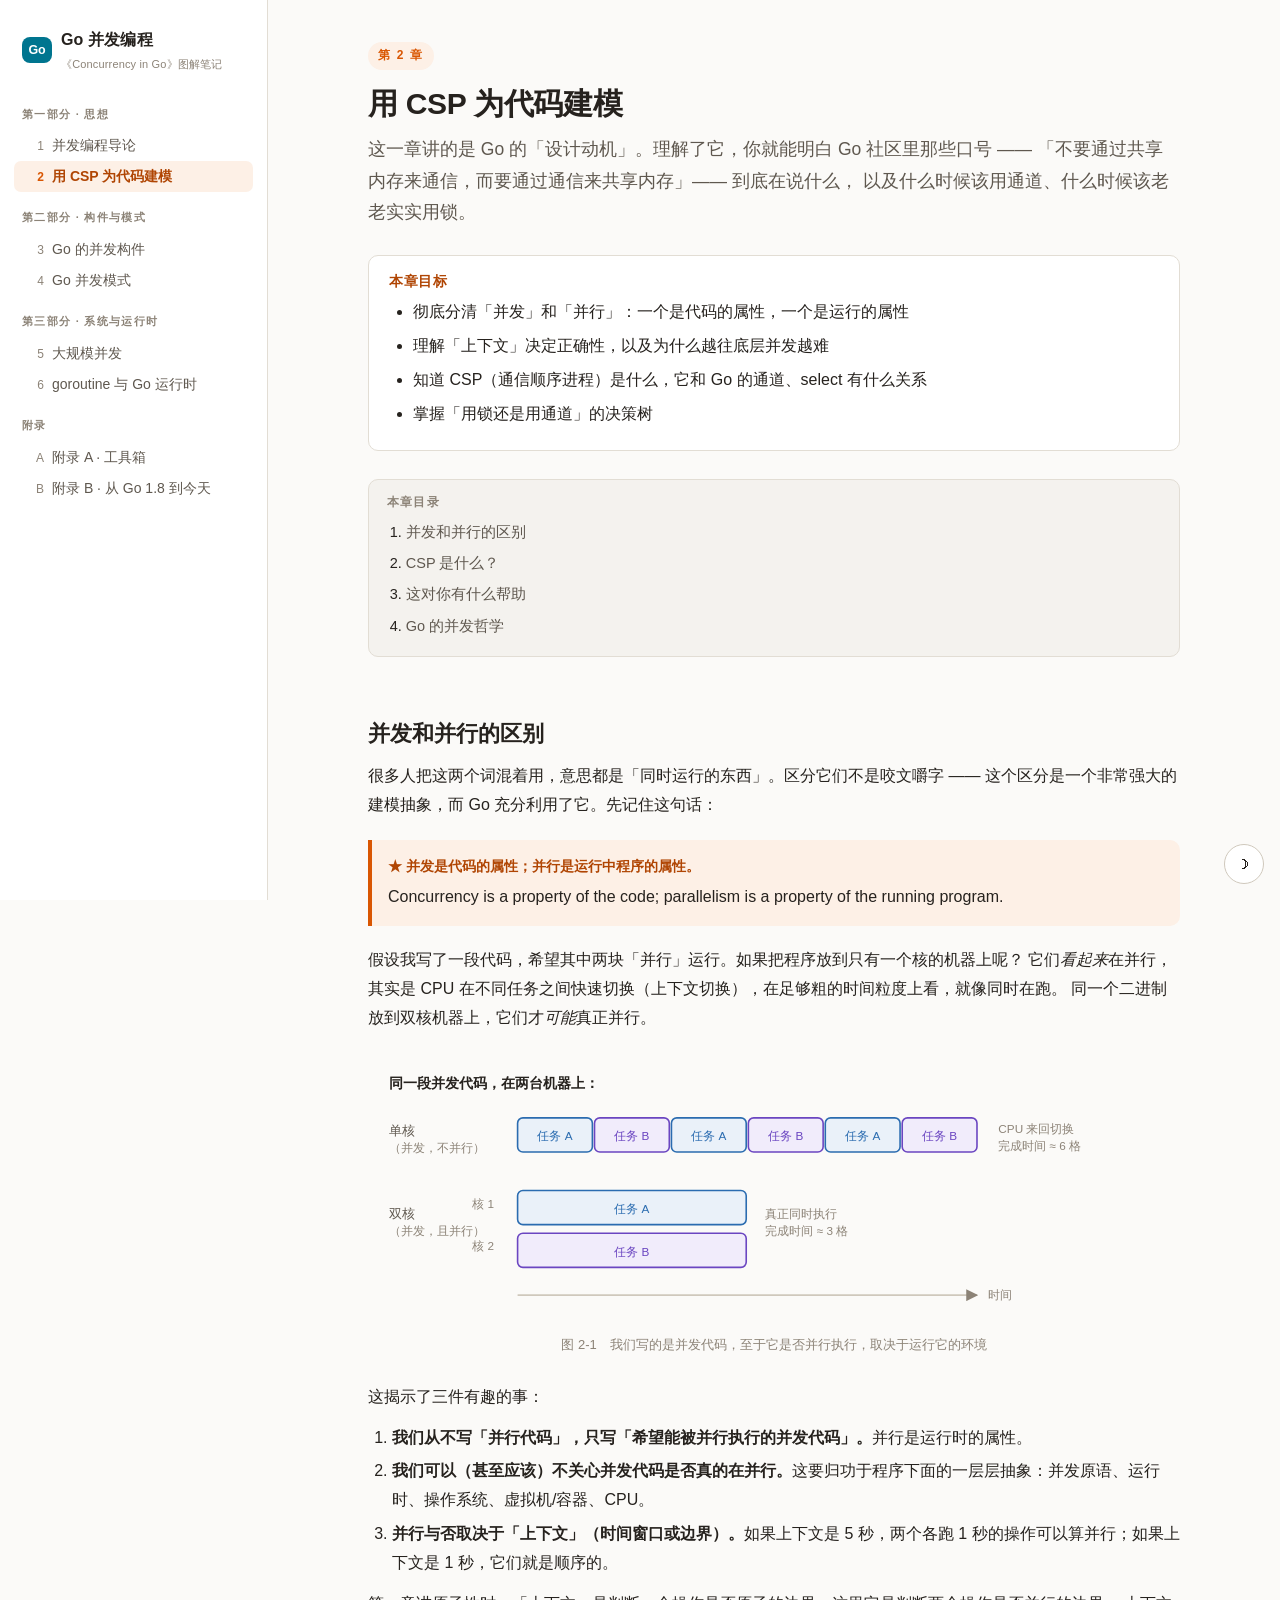
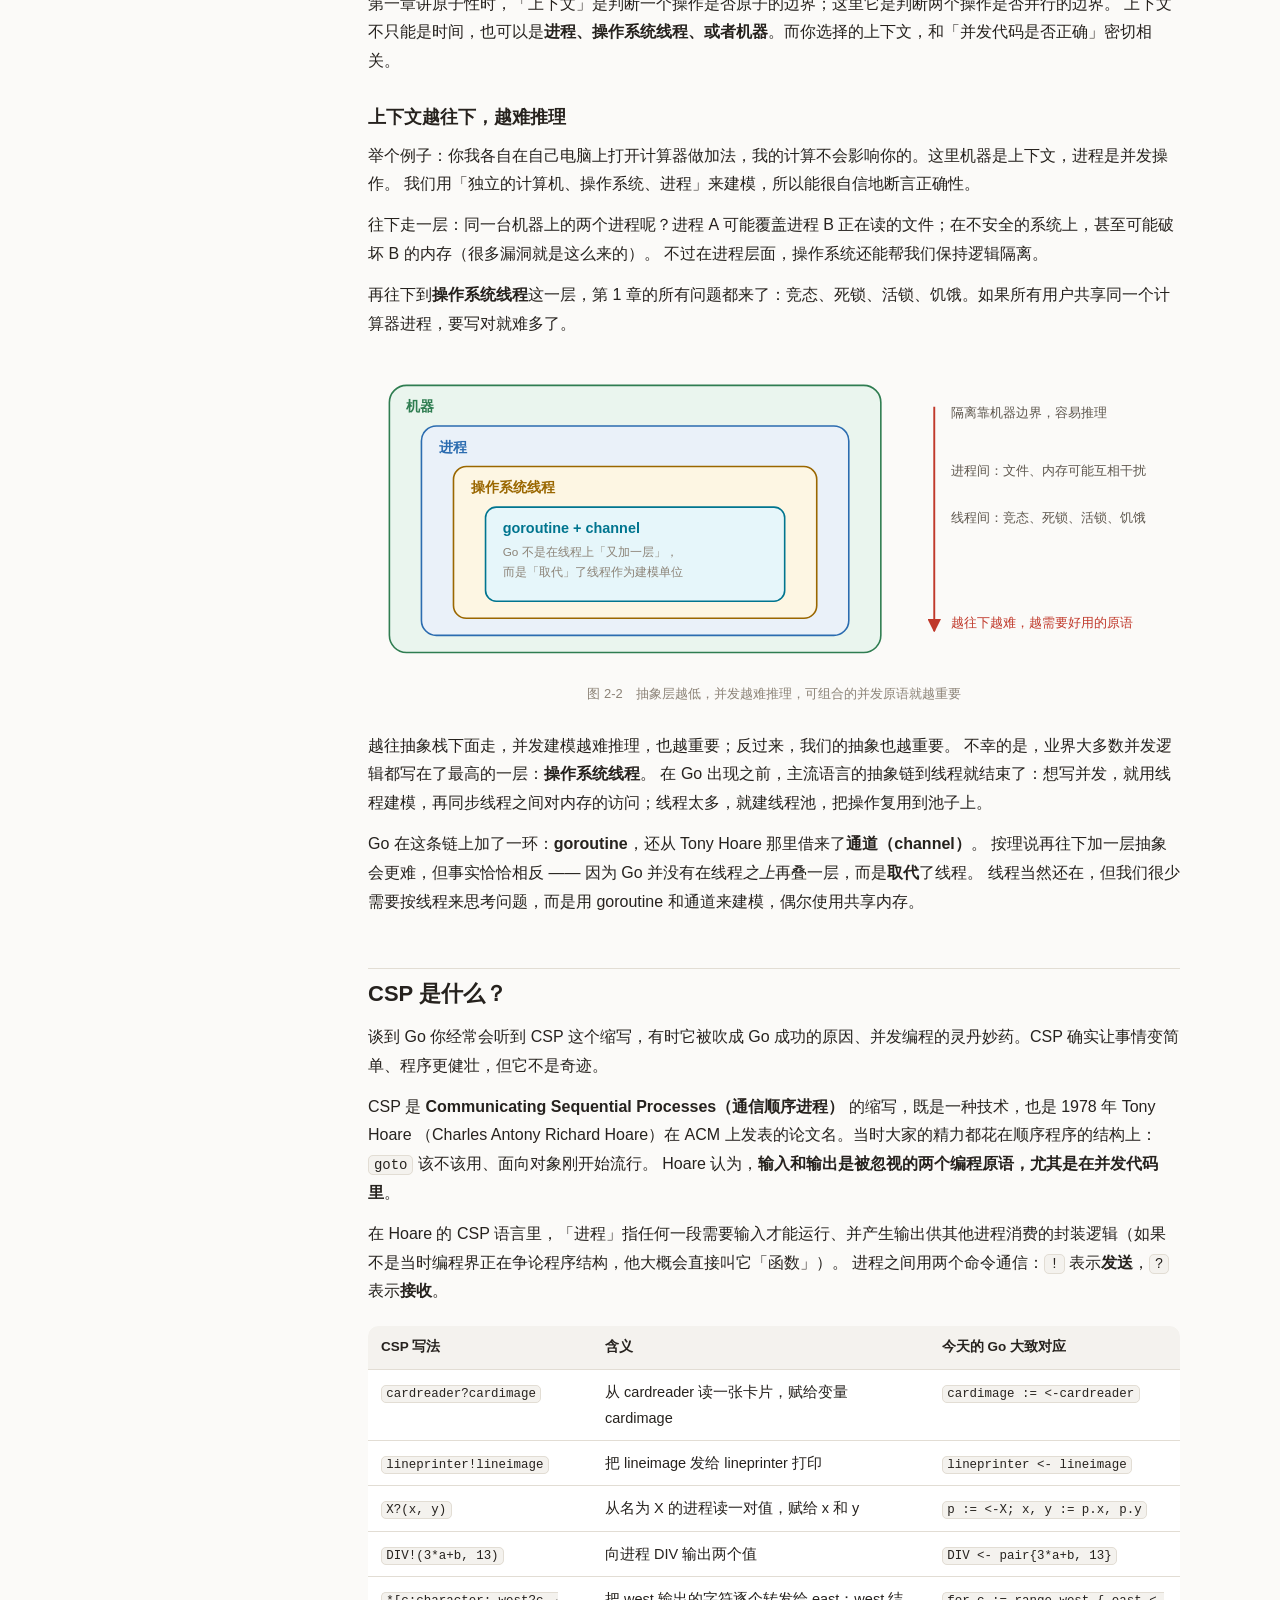
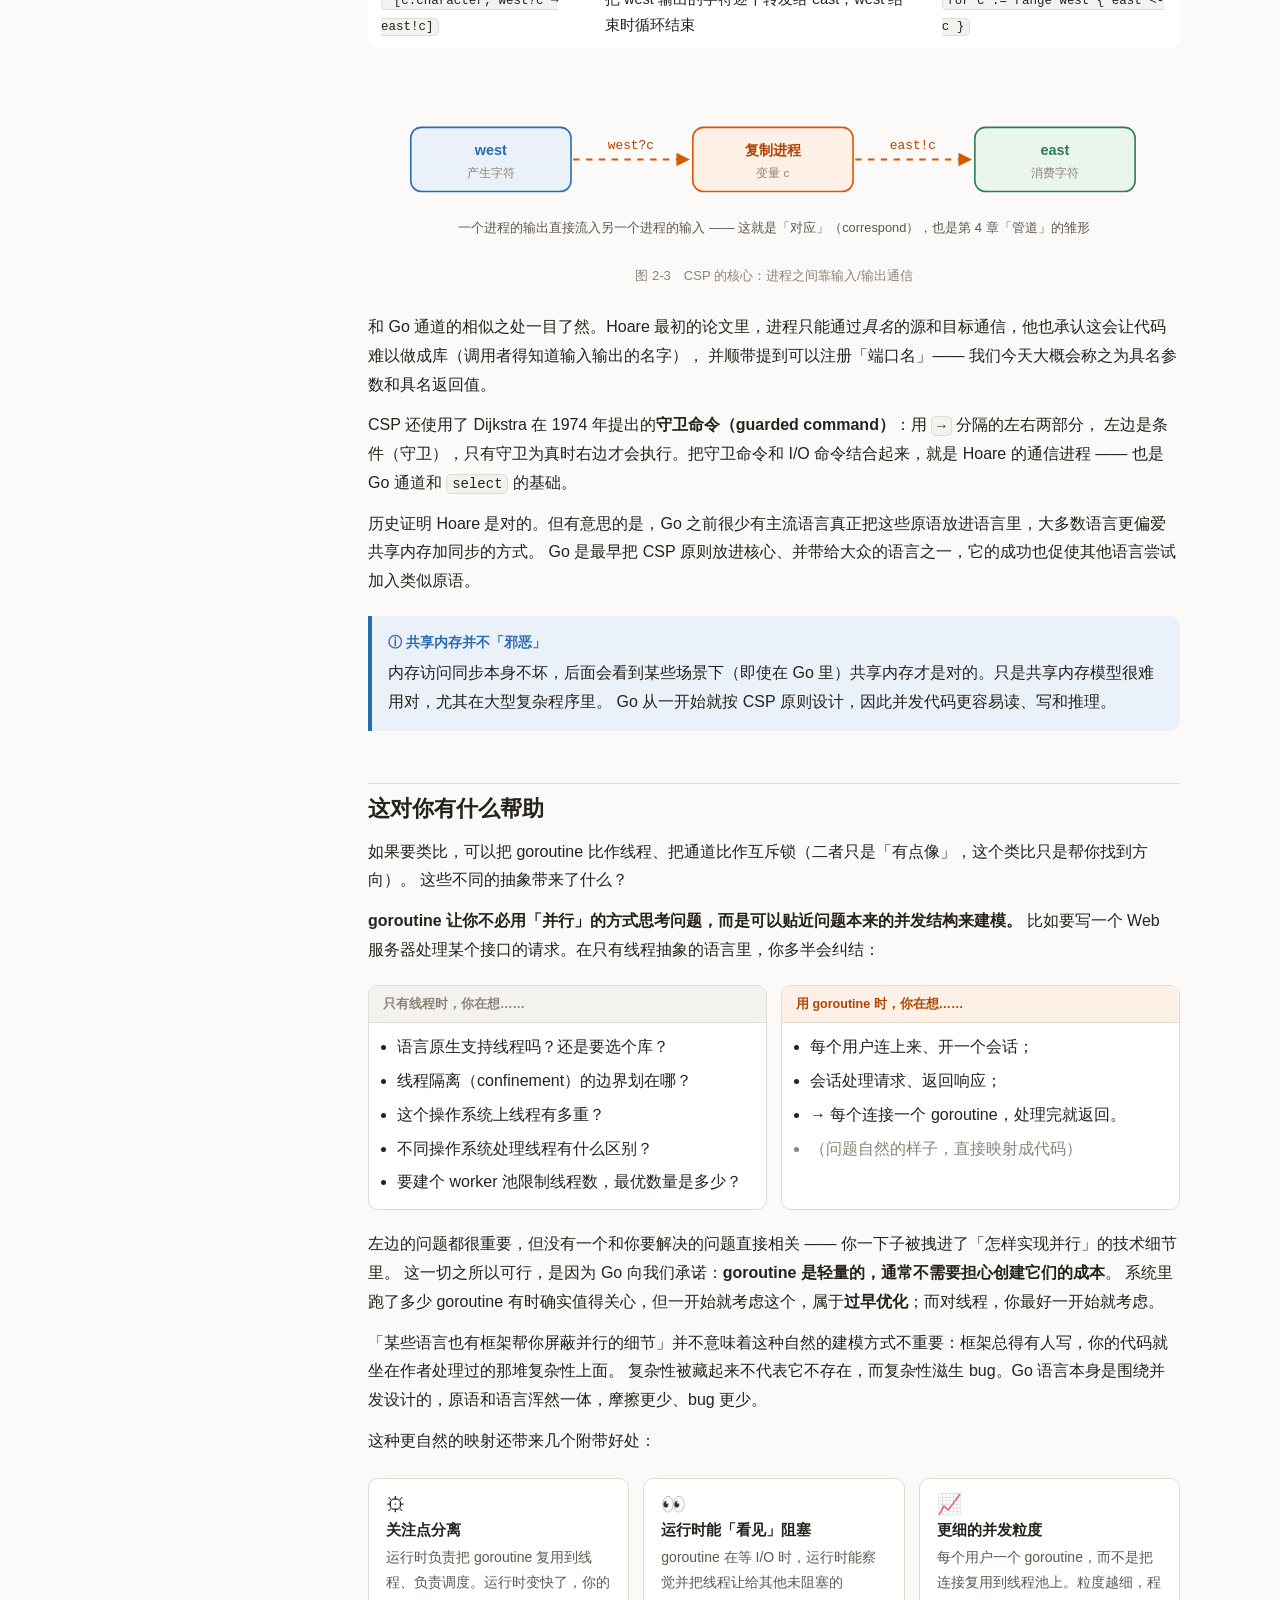
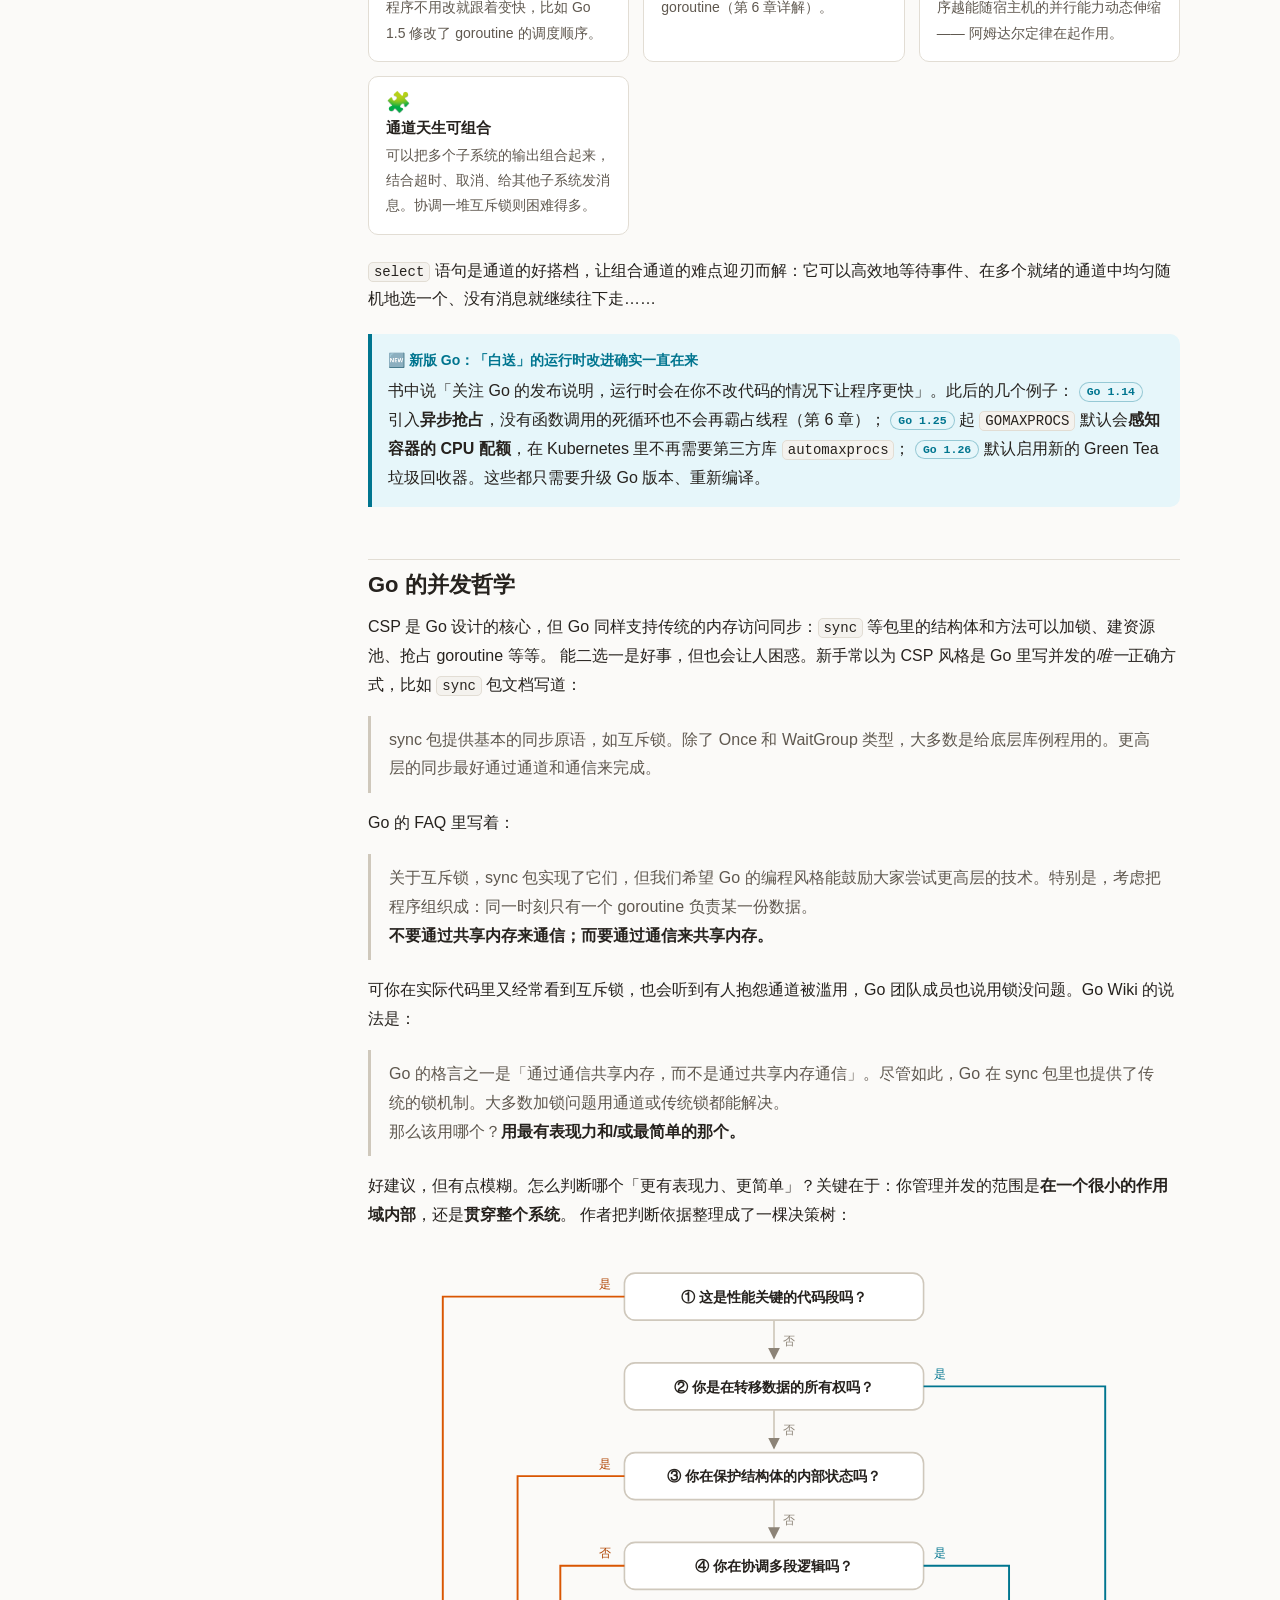
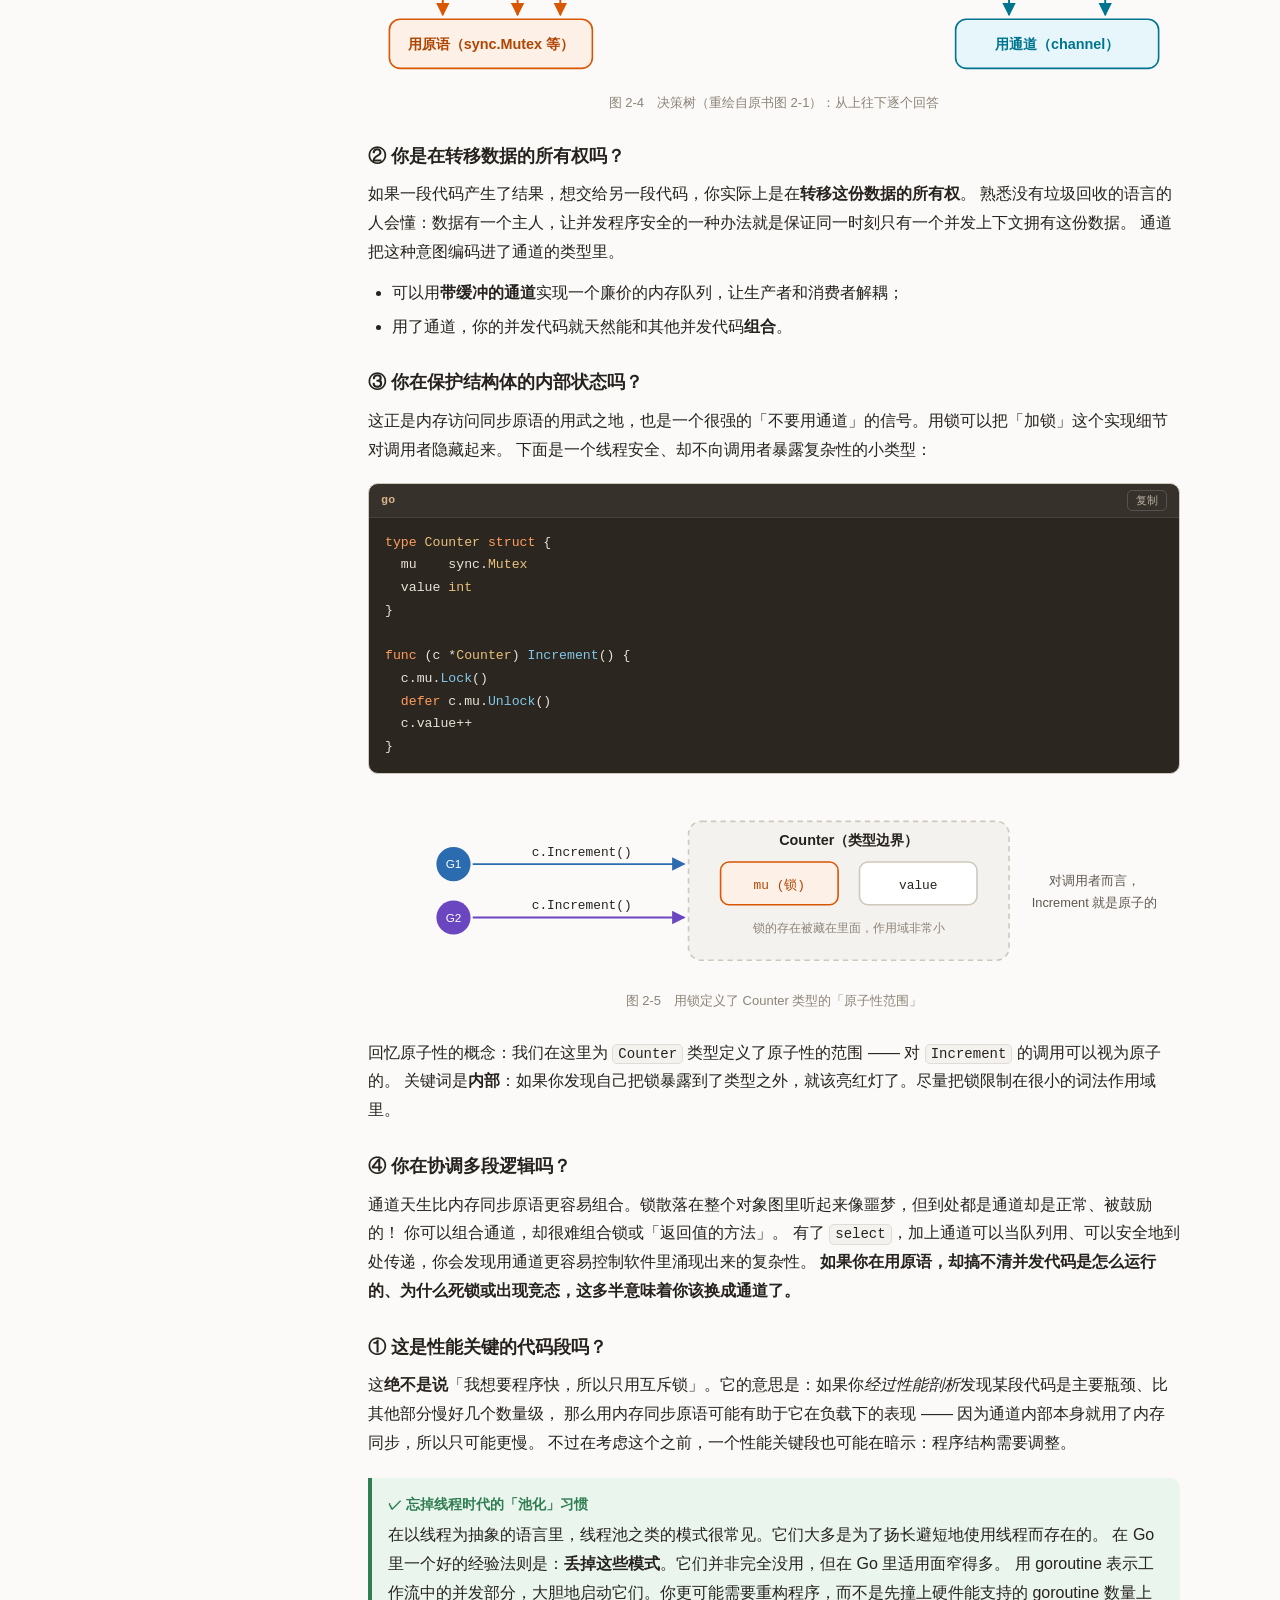
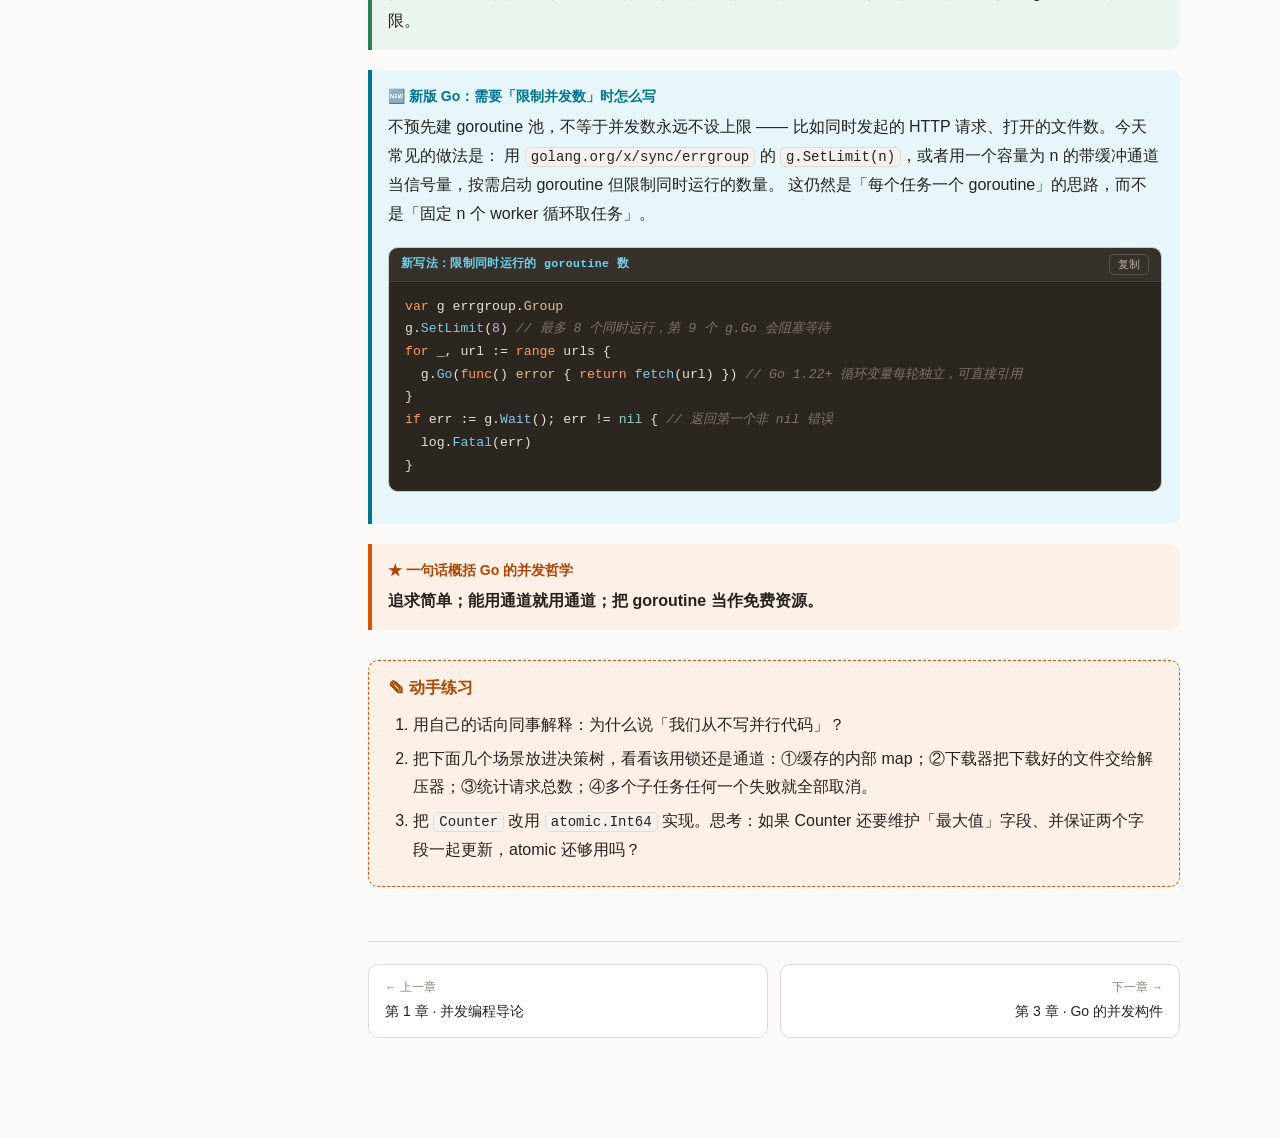
<file: docs/ch02.html>
<!doctype html>
<html lang="zh-CN">
<head>
<meta charset="utf-8">
<meta name="viewport" content="width=device-width,initial-scale=1">
<title>第 2 章 · 用 CSP 为代码建模 — Go 并发编程图解笔记</title>
<link rel="stylesheet" href="assets/style.css">
</head>
<body data-chapter="2">
<div id="app">
<aside id="sidebar"></aside>
<main>

<span class="chapter-eyebrow">第 2 章</span>
<h1>用 CSP 为代码建模</h1>
<p class="lede">
  这一章讲的是 Go 的「设计动机」。理解了它，你就能明白 Go 社区里那些口号 ——
  「不要通过共享内存来通信，而要通过通信来共享内存」—— 到底在说什么，
  以及什么时候该用通道、什么时候该老老实实用锁。
</p>

<div class="goals">
  <h4>本章目标</h4>
  <ul>
    <li>彻底分清「并发」和「并行」：一个是代码的属性，一个是运行的属性</li>
    <li>理解「上下文」决定正确性，以及为什么越往底层并发越难</li>
    <li>知道 CSP（通信顺序进程）是什么，它和 Go 的通道、select 有什么关系</li>
    <li>掌握「用锁还是用通道」的决策树</li>
  </ul>
</div>

<div id="chapter-toc"></div>

<h2 id="cvp">并发和并行的区别</h2>

<p>
  很多人把这两个词混着用，意思都是「同时运行的东西」。区分它们不是咬文嚼字 ——
  这个区分是一个非常强大的建模抽象，而 Go 充分利用了它。先记住这句话：
</p>

<div class="box key">
  <div class="t">&#9733; 并发是代码的属性；并行是运行中程序的属性。</div>
  <p>Concurrency is a property of the code; parallelism is a property of the running program.</p>
</div>

<p>
  假设我写了一段代码，希望其中两块「并行」运行。如果把程序放到只有一个核的机器上呢？
  它们<em>看起来</em>在并行，其实是 CPU 在不同任务之间快速切换（上下文切换），在足够粗的时间粒度上看，就像同时在跑。
  同一个二进制放到双核机器上，它们才<em>可能</em>真正并行。
</p>

<figure>
<svg class="dgm" viewBox="0 0 760 250" role="img" aria-label="单核上的并发交替执行与双核上的并行执行">
  <text class="ttl" x="20" y="28">同一段并发代码，在两台机器上：</text>
  <text class="lbl" x="20" y="72">单核</text>
  <text class="sm" x="20" y="88">（并发，不并行）</text>
  <rect class="bx-b" x="140" y="56" width="70" height="32" rx="5"/><text class="sm on-b" x="175" y="77" text-anchor="middle">任务 A</text>
  <rect class="bx-p" x="212" y="56" width="70" height="32" rx="5"/><text class="sm on-p" x="247" y="77" text-anchor="middle">任务 B</text>
  <rect class="bx-b" x="284" y="56" width="70" height="32" rx="5"/><text class="sm on-b" x="319" y="77" text-anchor="middle">任务 A</text>
  <rect class="bx-p" x="356" y="56" width="70" height="32" rx="5"/><text class="sm on-p" x="391" y="77" text-anchor="middle">任务 B</text>
  <rect class="bx-b" x="428" y="56" width="70" height="32" rx="5"/><text class="sm on-b" x="463" y="77" text-anchor="middle">任务 A</text>
  <rect class="bx-p" x="500" y="56" width="70" height="32" rx="5"/><text class="sm on-p" x="535" y="77" text-anchor="middle">任务 B</text>
  <text class="sm" x="590" y="70">CPU 来回切换</text>
  <text class="sm" x="590" y="86">完成时间 ≈ 6 格</text>

  <text class="lbl" x="20" y="150">双核</text>
  <text class="sm" x="20" y="166">（并发，且并行）</text>
  <text class="sm" x="118" y="140" text-anchor="end">核 1</text>
  <text class="sm" x="118" y="180" text-anchor="end">核 2</text>
  <rect class="bx-b" x="140" y="124" width="214" height="32" rx="5"/><text class="sm on-b" x="247" y="145" text-anchor="middle">任务 A</text>
  <rect class="bx-p" x="140" y="164" width="214" height="32" rx="5"/><text class="sm on-p" x="247" y="185" text-anchor="middle">任务 B</text>
  <text class="sm" x="372" y="150">真正同时执行</text>
  <text class="sm" x="372" y="166">完成时间 ≈ 3 格</text>
  <path class="ln" d="M140 222 H570" marker-end="url(#ar)"/>
  <text class="sm" x="580" y="226">时间</text>
</svg>
<figcaption>图 2-1　我们写的是并发代码，至于它是否并行执行，取决于运行它的环境</figcaption>
</figure>

<p>这揭示了三件有趣的事：</p>
<ol>
  <li><strong>我们从不写「并行代码」，只写「希望能被并行执行的并发代码」。</strong>并行是运行时的属性。</li>
  <li><strong>我们可以（甚至应该）不关心并发代码是否真的在并行。</strong>这要归功于程序下面的一层层抽象：并发原语、运行时、操作系统、虚拟机/容器、CPU。</li>
  <li><strong>并行与否取决于「上下文」（时间窗口或边界）。</strong>如果上下文是 5 秒，两个各跑 1 秒的操作可以算并行；如果上下文是 1 秒，它们就是顺序的。</li>
</ol>

<p>
  第一章讲原子性时，「上下文」是判断一个操作是否原子的边界；这里它是判断两个操作是否并行的边界。
  上下文不只能是时间，也可以是<strong>进程、操作系统线程、或者机器</strong>。而你选择的上下文，和「并发代码是否正确」密切相关。
</p>

<h3 id="context">上下文越往下，越难推理</h3>

<p>
  举个例子：你我各自在自己电脑上打开计算器做加法，我的计算不会影响你的。这里机器是上下文，进程是并发操作。
  我们用「独立的计算机、操作系统、进程」来建模，所以能很自信地断言正确性。
</p>

<p>
  往下走一层：同一台机器上的两个进程呢？进程 A 可能覆盖进程 B 正在读的文件；在不安全的系统上，甚至可能破坏 B 的内存（很多漏洞就是这么来的）。
  不过在进程层面，操作系统还能帮我们保持逻辑隔离。
</p>

<p>
  再往下到<strong>操作系统线程</strong>这一层，第 1 章的所有问题都来了：竞态、死锁、活锁、饥饿。如果所有用户共享同一个计算器进程，要写对就难多了。
</p>

<figure>
<svg class="dgm" viewBox="0 0 760 290" role="img" aria-label="并发上下文从机器到进程到线程逐层下降，正确性越来越难推理">
  <rect class="bx-g" x="20"  y="20"  width="460" height="250" rx="16"/>
  <text class="ttl on-g" x="36" y="44">机器</text>
  <rect class="bx-b" x="50"  y="58"  width="400" height="196" rx="14"/>
  <text class="ttl on-b" x="66" y="82">进程</text>
  <rect class="bx-y" x="80"  y="96"  width="340" height="142" rx="12"/>
  <text class="ttl on-y" x="96" y="120">操作系统线程</text>
  <rect class="bx-c" x="110" y="134" width="280" height="88" rx="10"/>
  <text class="ttl on-c" x="126" y="158">goroutine + channel</text>
  <text class="sm" x="126" y="180">Go 不是在线程上「又加一层」，</text>
  <text class="sm" x="126" y="198">而是「取代」了线程作为建模单位</text>

  <path class="ln-r" d="M530 40 V250" marker-end="url(#ar-r)"/>
  <text class="lbl" x="546" y="50">隔离靠机器边界，容易推理</text>
  <text class="lbl" x="546" y="104">进程间：文件、内存可能互相干扰</text>
  <text class="lbl" x="546" y="148">线程间：竞态、死锁、活锁、饥饿</text>
  <text class="lbl on-r" x="546" y="246">越往下越难，越需要好用的原语</text>
</svg>
<figcaption>图 2-2　抽象层越低，并发越难推理，可组合的并发原语就越重要</figcaption>
</figure>

<p>
  越往抽象栈下面走，并发建模越难推理，也越重要；反过来，我们的抽象也越重要。
  不幸的是，业界大多数并发逻辑都写在了最高的一层：<strong>操作系统线程</strong>。
  在 Go 出现之前，主流语言的抽象链到线程就结束了：想写并发，就用线程建模，再同步线程之间对内存的访问；线程太多，就建线程池，把操作复用到池子上。
</p>

<p>
  Go 在这条链上加了一环：<strong>goroutine</strong>，还从 Tony Hoare 那里借来了<strong>通道（channel）</strong>。
  按理说再往下加一层抽象会更难，但事实恰恰相反 —— 因为 Go 并没有在线程<em>之上</em>再叠一层，而是<strong>取代</strong>了线程。
  线程当然还在，但我们很少需要按线程来思考问题，而是用 goroutine 和通道来建模，偶尔使用共享内存。
</p>

<h2 id="csp">CSP 是什么？</h2>

<p>
  谈到 Go 你经常会听到 CSP 这个缩写，有时它被吹成 Go 成功的原因、并发编程的灵丹妙药。CSP 确实让事情变简单、程序更健壮，但它不是奇迹。
</p>

<p>
  CSP 是 <strong>Communicating Sequential Processes（通信顺序进程）</strong> 的缩写，既是一种技术，也是 1978 年 Tony Hoare
  （Charles Antony Richard Hoare）在 ACM 上发表的论文名。当时大家的精力都花在顺序程序的结构上：<code>goto</code> 该不该用、面向对象刚开始流行。
  Hoare 认为，<strong>输入和输出是被忽视的两个编程原语，尤其是在并发代码里</strong>。
</p>

<p>
  在 Hoare 的 CSP 语言里，「进程」指任何一段需要输入才能运行、并产生输出供其他进程消费的封装逻辑（如果不是当时编程界正在争论程序结构，他大概会直接叫它「函数」）。
  进程之间用两个命令通信：<code>!</code> 表示<strong>发送</strong>，<code>?</code> 表示<strong>接收</strong>。
</p>

<div class="tw">
<table>
  <tr><th>CSP 写法</th><th>含义</th><th>今天的 Go 大致对应</th></tr>
  <tr><td><code>cardreader?cardimage</code></td><td>从 cardreader 读一张卡片，赋给变量 cardimage</td><td><code>cardimage := &lt;-cardreader</code></td></tr>
  <tr><td><code>lineprinter!lineimage</code></td><td>把 lineimage 发给 lineprinter 打印</td><td><code>lineprinter &lt;- lineimage</code></td></tr>
  <tr><td><code>X?(x, y)</code></td><td>从名为 X 的进程读一对值，赋给 x 和 y</td><td><code>p := &lt;-X; x, y := p.x, p.y</code></td></tr>
  <tr><td><code>DIV!(3*a+b, 13)</code></td><td>向进程 DIV 输出两个值</td><td><code>DIV &lt;- pair{3*a+b, 13}</code></td></tr>
  <tr><td><code>*[c:character; west?c → east!c]</code></td><td>把 west 输出的字符逐个转发给 east；west 结束时循环结束</td><td><code>for c := range west { east &lt;- c }</code></td></tr>
</table>
</div>

<figure>
<svg class="dgm" viewBox="0 0 760 170" role="img" aria-label="CSP 中 west 和 east 两个进程通过中间变量对应起来，类似 Go 的管道">
  <rect class="bx-b" x="40" y="50" width="150" height="60" rx="10"/>
  <text class="ttl on-b" x="115" y="76" text-anchor="middle">west</text>
  <text class="sm" x="115" y="96" text-anchor="middle">产生字符</text>
  <path class="ln-a flow" d="M192 80 H300" marker-end="url(#ar-a)"/>
  <text class="mono on-a" x="246" y="70" text-anchor="middle">west?c</text>
  <rect class="bx-a" x="304" y="50" width="150" height="60" rx="10"/>
  <text class="ttl on-a" x="379" y="76" text-anchor="middle">复制进程</text>
  <text class="sm" x="379" y="96" text-anchor="middle">变量 c</text>
  <path class="ln-a flow" d="M456 80 H564" marker-end="url(#ar-a)"/>
  <text class="mono on-a" x="510" y="70" text-anchor="middle">east!c</text>
  <rect class="bx-g" x="568" y="50" width="150" height="60" rx="10"/>
  <text class="ttl on-g" x="643" y="76" text-anchor="middle">east</text>
  <text class="sm" x="643" y="96" text-anchor="middle">消费字符</text>
  <text class="lbl" x="380" y="148" text-anchor="middle">一个进程的输出直接流入另一个进程的输入 —— 这就是「对应」（correspond），也是第 4 章「管道」的雏形</text>
</svg>
<figcaption>图 2-3　CSP 的核心：进程之间靠输入/输出通信</figcaption>
</figure>

<p>
  和 Go 通道的相似之处一目了然。Hoare 最初的论文里，进程只能通过<em>具名</em>的源和目标通信，他也承认这会让代码难以做成库（调用者得知道输入输出的名字），
  并顺带提到可以注册「端口名」—— 我们今天大概会称之为具名参数和具名返回值。
</p>

<p>
  CSP 还使用了 Dijkstra 在 1974 年提出的<strong>守卫命令（guarded command）</strong>：用 <code>→</code> 分隔的左右两部分，
  左边是条件（守卫），只有守卫为真时右边才会执行。把守卫命令和 I/O 命令结合起来，就是 Hoare 的通信进程 —— 也是 Go 通道和 <code>select</code> 的基础。
</p>

<p>
  历史证明 Hoare 是对的。但有意思的是，Go 之前很少有主流语言真正把这些原语放进语言里，大多数语言更偏爱共享内存加同步的方式。
  Go 是最早把 CSP 原则放进核心、并带给大众的语言之一，它的成功也促使其他语言尝试加入类似原语。
</p>

<div class="box note">
  <div class="t">&#9432; 共享内存并不「邪恶」</div>
  <p>
    内存访问同步本身不坏，后面会看到某些场景下（即使在 Go 里）共享内存才是对的。只是共享内存模型很难用对，尤其在大型复杂程序里。
    Go 从一开始就按 CSP 原则设计，因此并发代码更容易读、写和推理。
  </p>
</div>

<h2 id="helps">这对你有什么帮助</h2>

<p>
  如果要类比，可以把 goroutine 比作线程、把通道比作互斥锁（二者只是「有点像」，这个类比只是帮你找到方向）。
  这些不同的抽象带来了什么？
</p>

<p>
  <strong>goroutine 让你不必用「并行」的方式思考问题，而是可以贴近问题本来的并发结构来建模。</strong>
  比如要写一个 Web 服务器处理某个接口的请求。在只有线程抽象的语言里，你多半会纠结：
</p>

<div class="vs">
  <div class="old">
    <div class="h">只有线程时，你在想……</div>
    <ul style="margin:10px 14px 12px 4px">
      <li>语言原生支持线程吗？还是要选个库？</li>
      <li>线程隔离（confinement）的边界划在哪？</li>
      <li>这个操作系统上线程有多重？</li>
      <li>不同操作系统处理线程有什么区别？</li>
      <li>要建个 worker 池限制线程数，最优数量是多少？</li>
    </ul>
  </div>
  <div class="new">
    <div class="h">用 goroutine 时，你在想……</div>
    <ul style="margin:10px 14px 12px 4px">
      <li>每个用户连上来、开一个会话；</li>
      <li>会话处理请求、返回响应；</li>
      <li>→ 每个连接一个 goroutine，处理完就返回。</li>
      <li style="color:var(--fg-faint)">（问题自然的样子，直接映射成代码）</li>
    </ul>
  </div>
</div>

<p>
  左边的问题都很重要，但没有一个和你要解决的问题直接相关 —— 你一下子被拽进了「怎样实现并行」的技术细节里。
  这一切之所以可行，是因为 Go 向我们承诺：<strong>goroutine 是轻量的，通常不需要担心创建它们的成本</strong>。
  系统里跑了多少 goroutine 有时确实值得关心，但一开始就考虑这个，属于<strong>过早优化</strong>；而对线程，你最好一开始就考虑。
</p>

<p>
  「某些语言也有框架帮你屏蔽并行的细节」并不意味着这种自然的建模方式不重要：框架总得有人写，你的代码就坐在作者处理过的那堆复杂性上面。
  复杂性被藏起来不代表它不存在，而复杂性滋生 bug。Go 语言本身是围绕并发设计的，原语和语言浑然一体，摩擦更少、bug 更少。
</p>

<p>这种更自然的映射还带来几个附带好处：</p>

<div class="cards">
  <div class="card"><span class="ic">&#9881;</span><h4>关注点分离</h4><p>运行时负责把 goroutine 复用到线程、负责调度。运行时变快了，你的程序不用改就跟着变快，比如 Go 1.5 修改了 goroutine 的调度顺序。</p></div>
  <div class="card"><span class="ic">&#128064;</span><h4>运行时能「看见」阻塞</h4><p>goroutine 在等 I/O 时，运行时能察觉并把线程让给其他未阻塞的 goroutine（第 6 章详解）。</p></div>
  <div class="card"><span class="ic">&#128200;</span><h4>更细的并发粒度</h4><p>每个用户一个 goroutine，而不是把连接复用到线程池上。粒度越细，程序越能随宿主机的并行能力动态伸缩 —— 阿姆达尔定律在起作用。</p></div>
  <div class="card"><span class="ic">&#129513;</span><h4>通道天生可组合</h4><p>可以把多个子系统的输出组合起来，结合超时、取消、给其他子系统发消息。协调一堆互斥锁则困难得多。</p></div>
</div>

<p>
  <code>select</code> 语句是通道的好搭档，让组合通道的难点迎刃而解：它可以高效地等待事件、在多个就绪的通道中均匀随机地选一个、没有消息就继续往下走……
</p>

<div class="box modern">
  <div class="t">&#127381; 新版 Go：「白送」的运行时改进确实一直在来</div>
  <p>
    书中说「关注 Go 的发布说明，运行时会在你不改代码的情况下让程序更快」。此后的几个例子：
    <span class="ver">Go 1.14</span> 引入<strong>异步抢占</strong>，没有函数调用的死循环也不会再霸占线程（第 6 章）；
    <span class="ver">Go 1.25</span> 起 <code>GOMAXPROCS</code> 默认会<strong>感知容器的 CPU 配额</strong>，在 Kubernetes 里不再需要第三方库 <code>automaxprocs</code>；
    <span class="ver">Go 1.26</span> 默认启用新的 Green Tea 垃圾回收器。这些都只需要升级 Go 版本、重新编译。
  </p>
</div>

<h2 id="philosophy">Go 的并发哲学</h2>

<p>
  CSP 是 Go 设计的核心，但 Go 同样支持传统的内存访问同步：<code>sync</code> 等包里的结构体和方法可以加锁、建资源池、抢占 goroutine 等等。
  能二选一是好事，但也会让人困惑。新手常以为 CSP 风格是 Go 里写并发的<em>唯一</em>正确方式，比如 <code>sync</code> 包文档写道：
</p>

<blockquote style="margin:16px 0;padding:10px 18px;border-left:3px solid var(--line-2);color:var(--fg-soft)">
  sync 包提供基本的同步原语，如互斥锁。除了 Once 和 WaitGroup 类型，大多数是给底层库例程用的。更高层的同步最好通过通道和通信来完成。
</blockquote>

<p>Go 的 FAQ 里写着：</p>

<blockquote style="margin:16px 0;padding:10px 18px;border-left:3px solid var(--line-2);color:var(--fg-soft)">
  关于互斥锁，sync 包实现了它们，但我们希望 Go 的编程风格能鼓励大家尝试更高层的技术。特别是，考虑把程序组织成：同一时刻只有一个 goroutine 负责某一份数据。<br>
  <strong>不要通过共享内存来通信；而要通过通信来共享内存。</strong>
</blockquote>

<p>可你在实际代码里又经常看到互斥锁，也会听到有人抱怨通道被滥用，Go 团队成员也说用锁没问题。Go Wiki 的说法是：</p>

<blockquote style="margin:16px 0;padding:10px 18px;border-left:3px solid var(--line-2);color:var(--fg-soft)">
  Go 的格言之一是「通过通信共享内存，而不是通过共享内存通信」。尽管如此，Go 在 sync 包里也提供了传统的锁机制。大多数加锁问题用通道或传统锁都能解决。<br>
  那么该用哪个？<strong>用最有表现力和/或最简单的那个。</strong>
</blockquote>

<p>
  好建议，但有点模糊。怎么判断哪个「更有表现力、更简单」？关键在于：你管理并发的范围是<strong>在一个很小的作用域内部</strong>，还是<strong>贯穿整个系统</strong>。
  作者把判断依据整理成了一棵决策树：
</p>

<figure>
<svg class="dgm" viewBox="0 0 760 400" role="img" aria-label="选择互斥锁还是通道的决策树">
  <!-- 问题框 -->
  <rect class="bx" x="240" y="16" width="280" height="44" rx="10"/>
  <text class="ttl" x="380" y="43" text-anchor="middle">① 这是性能关键的代码段吗？</text>

  <rect class="bx" x="240" y="100" width="280" height="44" rx="10"/>
  <text class="ttl" x="380" y="127" text-anchor="middle">② 你是在转移数据的所有权吗？</text>

  <rect class="bx" x="240" y="184" width="280" height="44" rx="10"/>
  <text class="ttl" x="380" y="211" text-anchor="middle">③ 你在保护结构体的内部状态吗？</text>

  <rect class="bx" x="240" y="268" width="280" height="44" rx="10"/>
  <text class="ttl" x="380" y="295" text-anchor="middle">④ 你在协调多段逻辑吗？</text>

  <!-- 结果框 -->
  <rect class="bx-a" x="20" y="340" width="190" height="46" rx="10"/>
  <text class="ttl on-a" x="115" y="368" text-anchor="middle">用原语（sync.Mutex 等）</text>
  <rect class="bx-c" x="550" y="340" width="190" height="46" rx="10"/>
  <text class="ttl on-c" x="645" y="368" text-anchor="middle">用通道（channel）</text>

  <!-- No 向下 -->
  <path class="ln" d="M380 60 V96" marker-end="url(#ar)"/><text class="sm" x="388" y="83">否</text>
  <path class="ln" d="M380 144 V180" marker-end="url(#ar)"/><text class="sm" x="388" y="167">否</text>
  <path class="ln" d="M380 228 V264" marker-end="url(#ar)"/><text class="sm" x="388" y="251">否</text>

  <!-- ① 是 → 原语 -->
  <path class="ln-a" d="M240 38 H70 V336" marker-end="url(#ar-a)"/><text class="sm on-a" x="216" y="30">是</text>
  <!-- ③ 是 → 原语 -->
  <path class="ln-a" d="M240 206 H140 V336" marker-end="url(#ar-a)"/><text class="sm on-a" x="216" y="198">是</text>
  <!-- ④ 否 → 原语 -->
  <path class="ln-a" d="M240 290 H180 V336" marker-end="url(#ar-a)"/><text class="sm on-a" x="216" y="282">否</text>
  <!-- ② 是 → 通道 -->
  <path class="ln-c" d="M520 122 H690 V336" marker-end="url(#ar-c)"/><text class="sm on-c" x="530" y="114">是</text>
  <!-- ④ 是 → 通道 -->
  <path class="ln-c" d="M520 290 H600 V336" marker-end="url(#ar-c)"/><text class="sm on-c" x="530" y="282">是</text>
</svg>
<figcaption>图 2-4　决策树（重绘自原书图 2-1）：从上往下逐个回答</figcaption>
</figure>

<h3 id="q-ownership">② 你是在转移数据的所有权吗？</h3>
<p>
  如果一段代码产生了结果，想交给另一段代码，你实际上是在<strong>转移这份数据的所有权</strong>。
  熟悉没有垃圾回收的语言的人会懂：数据有一个主人，让并发程序安全的一种办法就是保证同一时刻只有一个并发上下文拥有这份数据。
  通道把这种意图编码进了通道的类型里。
</p>
<ul>
  <li>可以用<strong>带缓冲的通道</strong>实现一个廉价的内存队列，让生产者和消费者解耦；</li>
  <li>用了通道，你的并发代码就天然能和其他并发代码<strong>组合</strong>。</li>
</ul>

<h3 id="q-internal">③ 你在保护结构体的内部状态吗？</h3>
<p>
  这正是内存访问同步原语的用武之地，也是一个很强的「不要用通道」的信号。用锁可以把「加锁」这个实现细节对调用者隐藏起来。
  下面是一个线程安全、却不向调用者暴露复杂性的小类型：
</p>

<div class="code" data-lang="go">
<pre>
type Counter struct {
	mu    sync.Mutex
	value int
}

func (c *Counter) Increment() {
	c.mu.Lock()
	defer c.mu.Unlock()
	c.value++
}
</pre>
</div>

<figure>
<svg class="dgm" viewBox="0 0 760 170" role="img" aria-label="锁被封装在类型内部，调用者只看到 Increment 方法">
  <rect class="bx-d" x="300" y="20" width="300" height="130" rx="12"/>
  <text class="ttl" x="450" y="42" text-anchor="middle">Counter（类型边界）</text>
  <rect class="bx-a" x="330" y="58" width="110" height="40" rx="8"/>
  <text class="mono on-a" x="385" y="83" text-anchor="middle">mu (锁)</text>
  <rect class="bx" x="460" y="58" width="110" height="40" rx="8"/>
  <text class="mono" x="515" y="83" text-anchor="middle">value</text>
  <text class="sm" x="450" y="124" text-anchor="middle">锁的存在被藏在里面，作用域非常小</text>
  <circle class="dot-b" cx="80" cy="60" r="16"/><text class="sm" x="80" y="64" text-anchor="middle" style="fill:#fff">G1</text>
  <circle class="dot-p" cx="80" cy="110" r="16"/><text class="sm" x="80" y="114" text-anchor="middle" style="fill:#fff">G2</text>
  <path class="ln-b" d="M98 60 H296" marker-end="url(#ar-b)"/>
  <path class="ln-p" d="M98 110 H296" marker-end="url(#ar-p)"/>
  <text class="mono" x="200" y="52" text-anchor="middle">c.Increment()</text>
  <text class="mono" x="200" y="102" text-anchor="middle">c.Increment()</text>
  <text class="lbl" x="680" y="80" text-anchor="middle">对调用者而言，</text>
  <text class="lbl" x="680" y="100" text-anchor="middle">Increment 就是原子的</text>
</svg>
<figcaption>图 2-5　用锁定义了 Counter 类型的「原子性范围」</figcaption>
</figure>

<p>
  回忆原子性的概念：我们在这里为 <code>Counter</code> 类型定义了原子性的范围 —— 对 <code>Increment</code> 的调用可以视为原子的。
  关键词是<strong>内部</strong>：如果你发现自己把锁暴露到了类型之外，就该亮红灯了。尽量把锁限制在很小的词法作用域里。
</p>

<h3 id="q-coordinate">④ 你在协调多段逻辑吗？</h3>
<p>
  通道天生比内存同步原语更容易组合。锁散落在整个对象图里听起来像噩梦，但到处都是通道却是正常、被鼓励的！
  你可以组合通道，却很难组合锁或「返回值的方法」。
  有了 <code>select</code>，加上通道可以当队列用、可以安全地到处传递，你会发现用通道更容易控制软件里涌现出来的复杂性。
  <strong>如果你在用原语，却搞不清并发代码是怎么运行的、为什么死锁或出现竞态，这多半意味着你该换成通道了。</strong>
</p>

<h3 id="q-perf">① 这是性能关键的代码段吗？</h3>
<p>
  这<strong>绝不是说</strong>「我想要程序快，所以只用互斥锁」。它的意思是：如果你<em>经过性能剖析</em>发现某段代码是主要瓶颈、比其他部分慢好几个数量级，
  那么用内存同步原语可能有助于它在负载下的表现 —— 因为通道内部本身就用了内存同步，所以只可能更慢。
  不过在考虑这个之前，一个性能关键段也可能在暗示：程序结构需要调整。
</p>

<div class="box tip">
  <div class="t">&#10003; 忘掉线程时代的「池化」习惯</div>
  <p>
    在以线程为抽象的语言里，线程池之类的模式很常见。它们大多是为了扬长避短地使用线程而存在的。
    在 Go 里一个好的经验法则是：<strong>丢掉这些模式</strong>。它们并非完全没用，但在 Go 里适用面窄得多。
    用 goroutine 表示工作流中的并发部分，大胆地启动它们。你更可能需要重构程序，而不是先撞上硬件能支持的 goroutine 数量上限。
  </p>
</div>

<div class="box modern">
  <div class="t">&#127381; 新版 Go：需要「限制并发数」时怎么写</div>
  <p>
    不预先建 goroutine 池，不等于并发数永远不设上限 —— 比如同时发起的 HTTP 请求、打开的文件数。今天常见的做法是：
    用 <code>golang.org/x/sync/errgroup</code> 的 <code>g.SetLimit(n)</code>，或者用一个容量为 n 的带缓冲通道当信号量，按需启动 goroutine 但限制同时运行的数量。
    这仍然是「每个任务一个 goroutine」的思路，而不是「固定 n 个 worker 循环取任务」。
  </p>
  <div class="code" data-lang="go" data-tone="modern" data-file="新写法：限制同时运行的 goroutine 数">
<pre>
var g errgroup.Group
g.SetLimit(8) // 最多 8 个同时运行，第 9 个 g.Go 会阻塞等待
for _, url := range urls {
	g.Go(func() error { return fetch(url) }) // Go 1.22+ 循环变量每轮独立，可直接引用
}
if err := g.Wait(); err != nil { // 返回第一个非 nil 错误
	log.Fatal(err)
}
</pre>
  </div>
</div>

<div class="box key">
  <div class="t">&#9733; 一句话概括 Go 的并发哲学</div>
  <p><strong>追求简单；能用通道就用通道；把 goroutine 当作免费资源。</strong></p>
</div>

<div class="exercise">
  <h3>&#9998; 动手练习</h3>
  <ol>
    <li>用自己的话向同事解释：为什么说「我们从不写并行代码」？</li>
    <li>把下面几个场景放进决策树，看看该用锁还是通道：①缓存的内部 map；②下载器把下载好的文件交给解压器；③统计请求总数；④多个子任务任何一个失败就全部取消。</li>
    <li>把 <code>Counter</code> 改用 <code>atomic.Int64</code> 实现。思考：如果 Counter 还要维护「最大值」字段、并保证两个字段一起更新，atomic 还够用吗？</li>
  </ol>
</div>

<div id="pager"></div>

</main>
</div>
<script src="assets/site.js"></script>
</body>
</html>
</file>
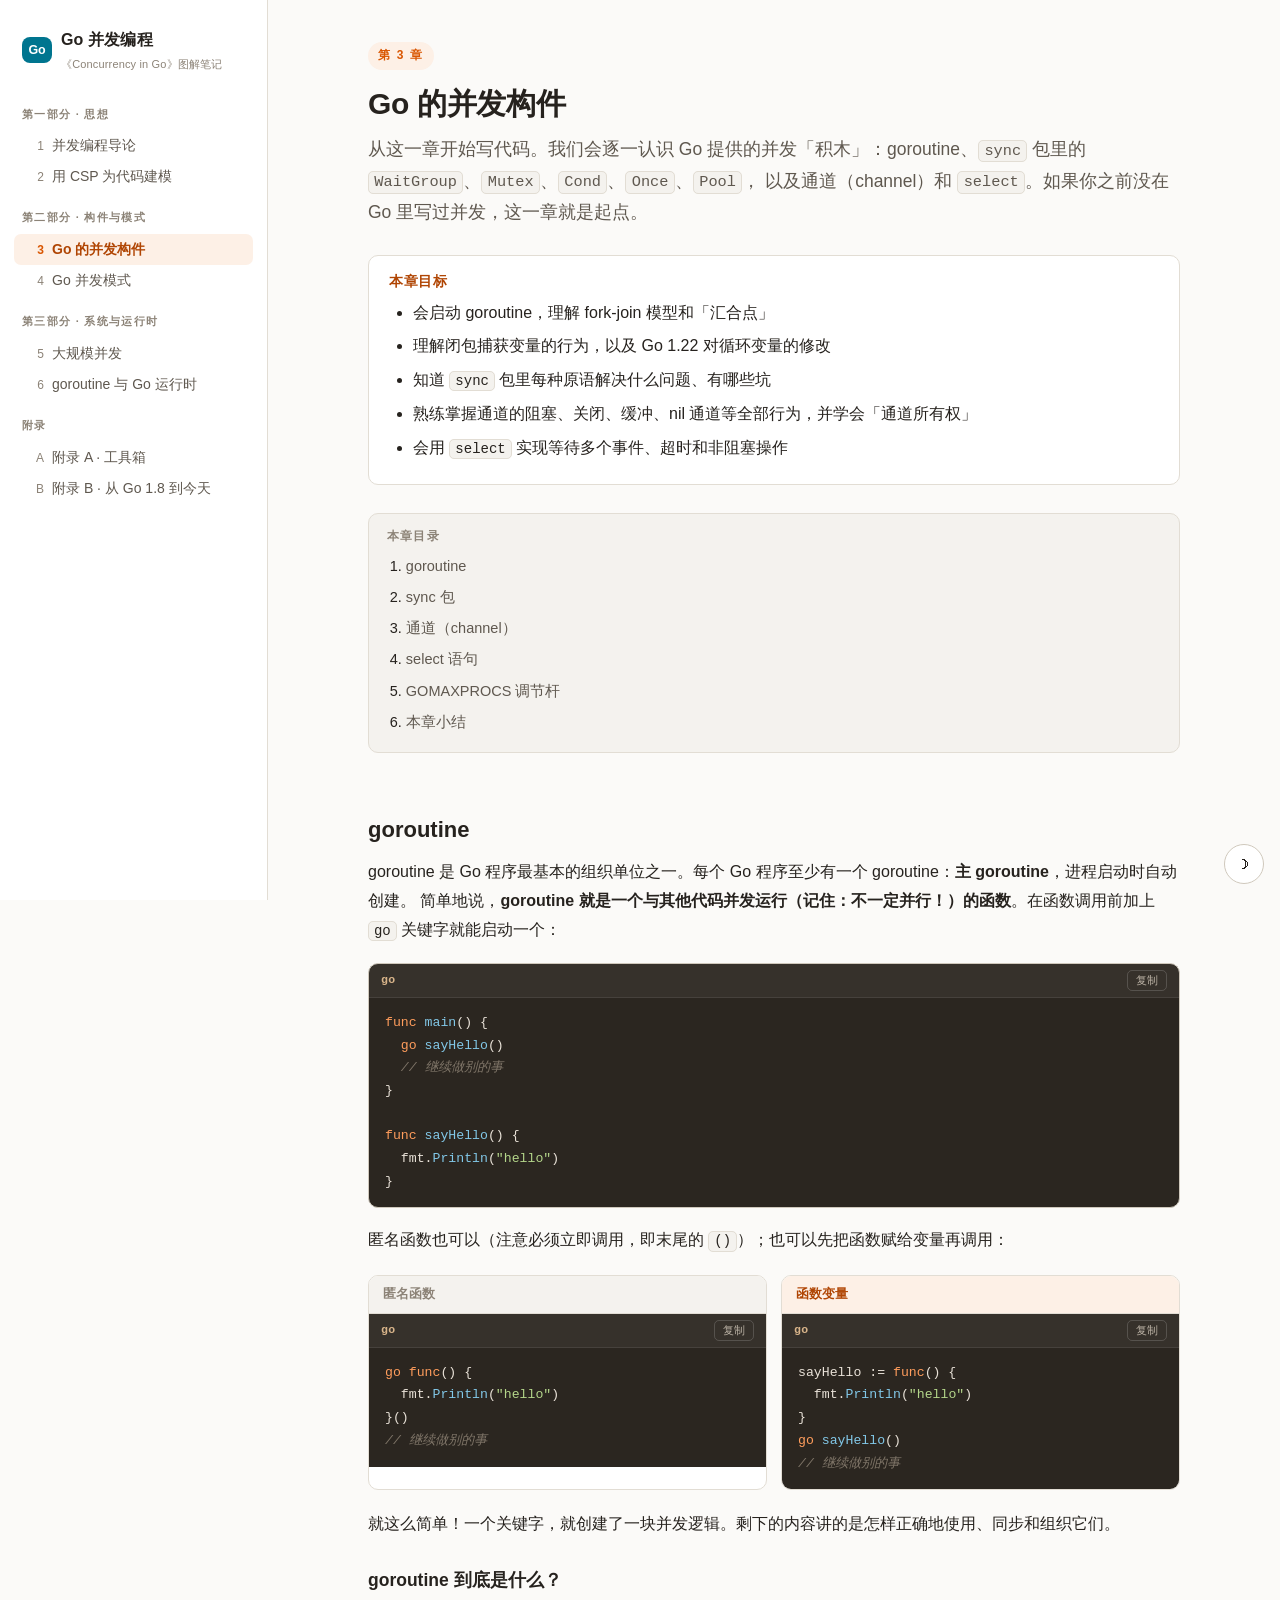
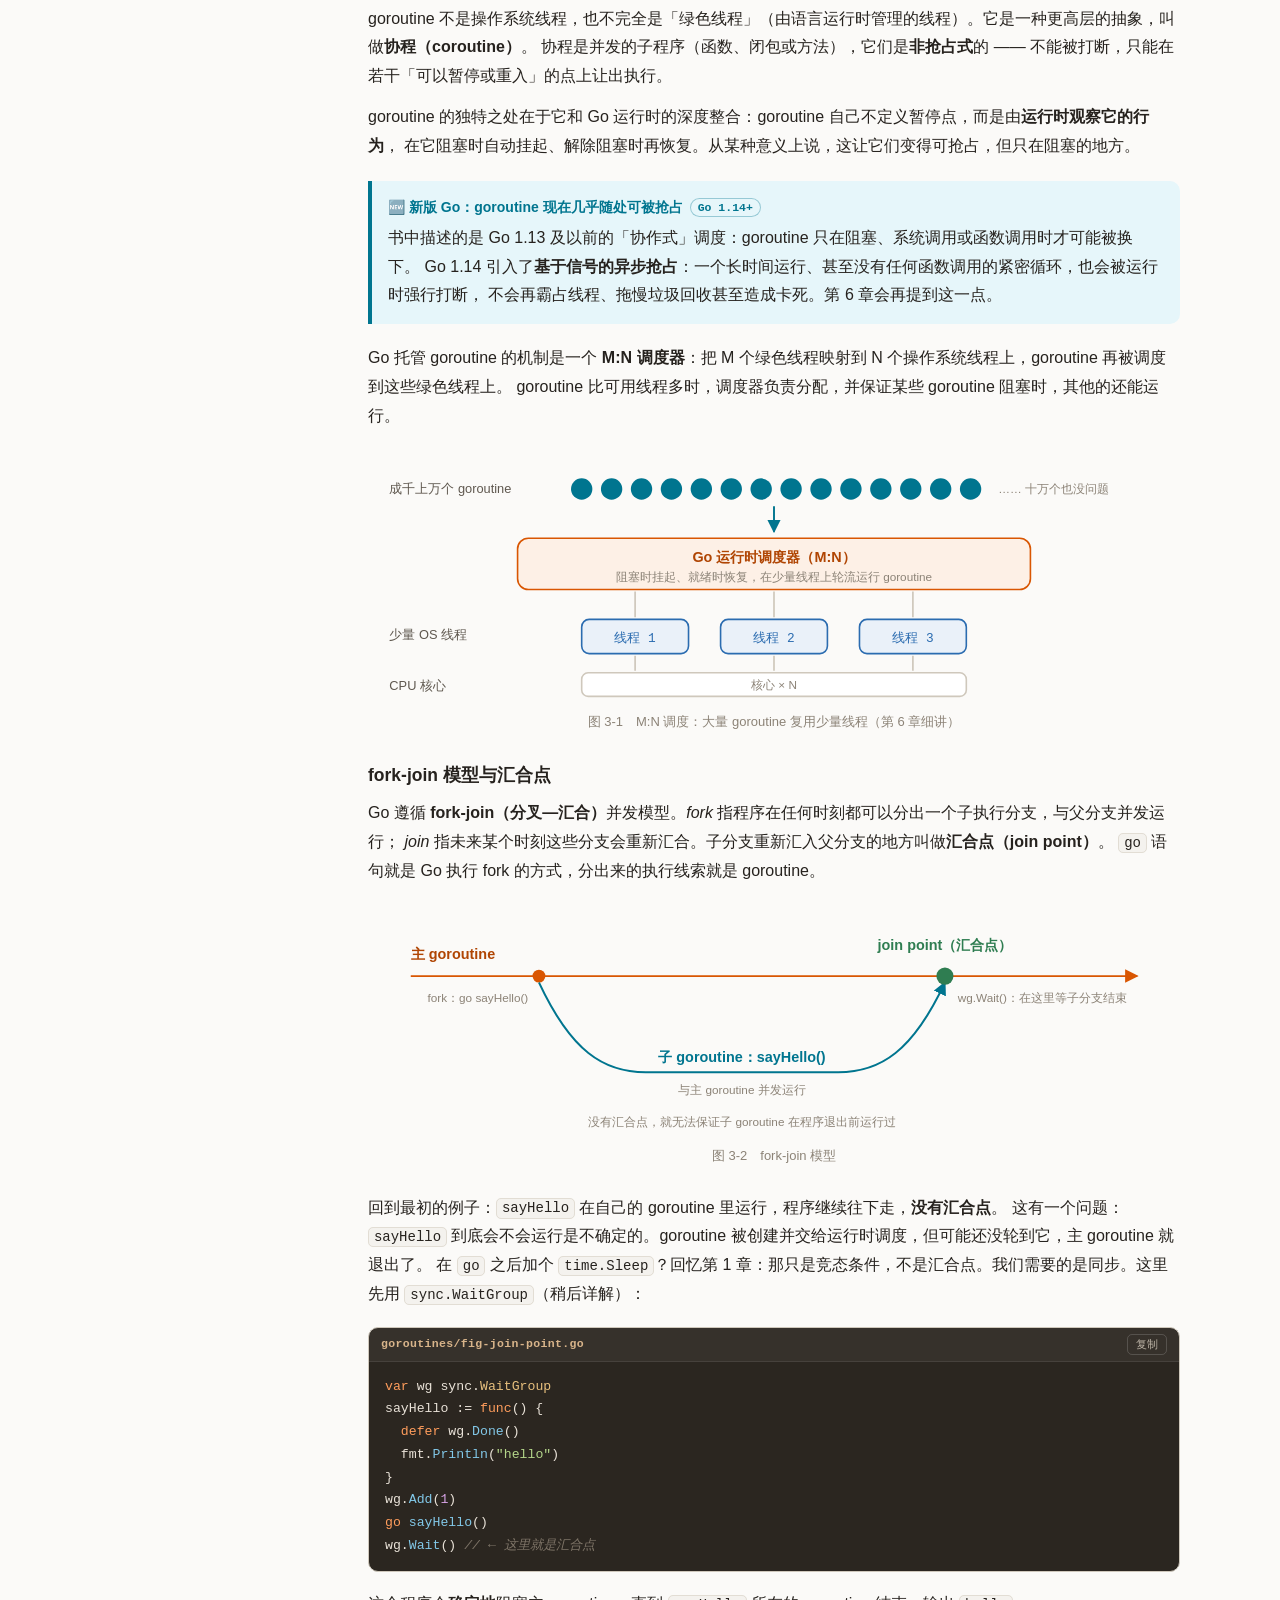
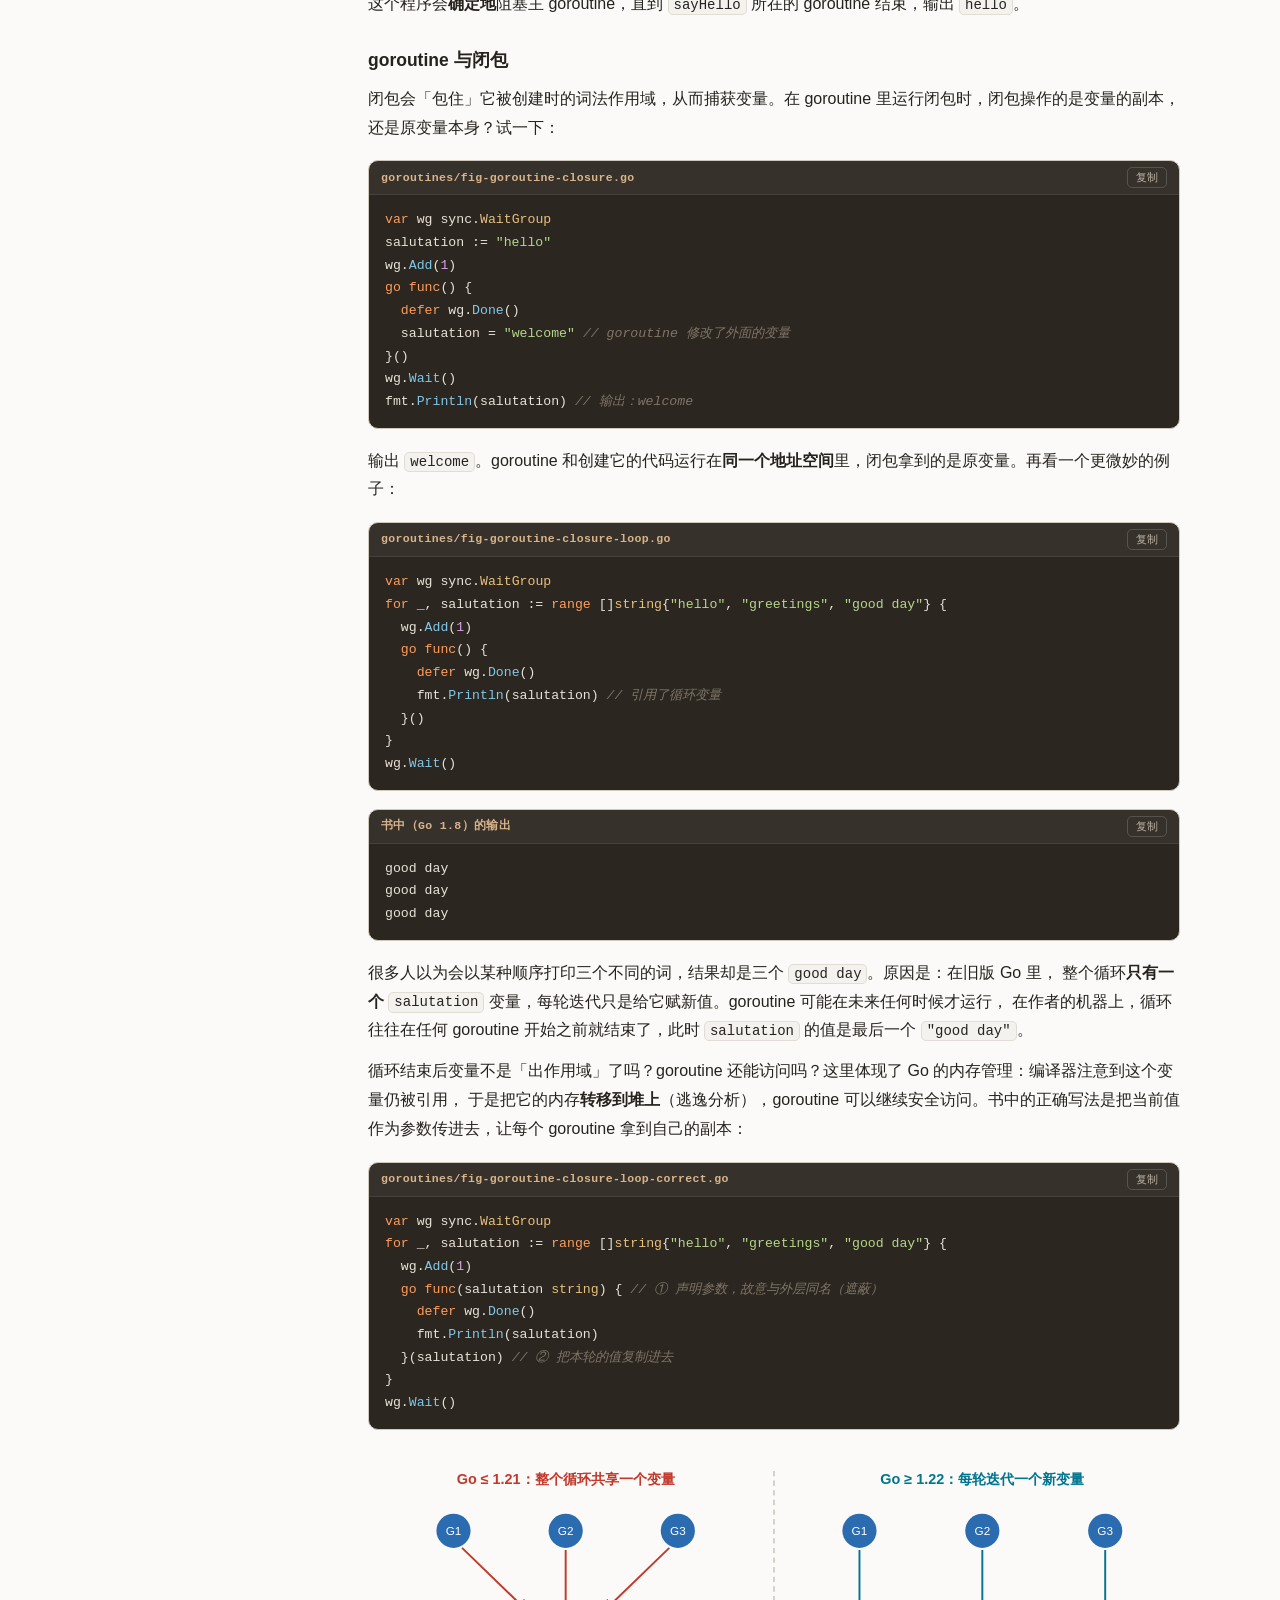
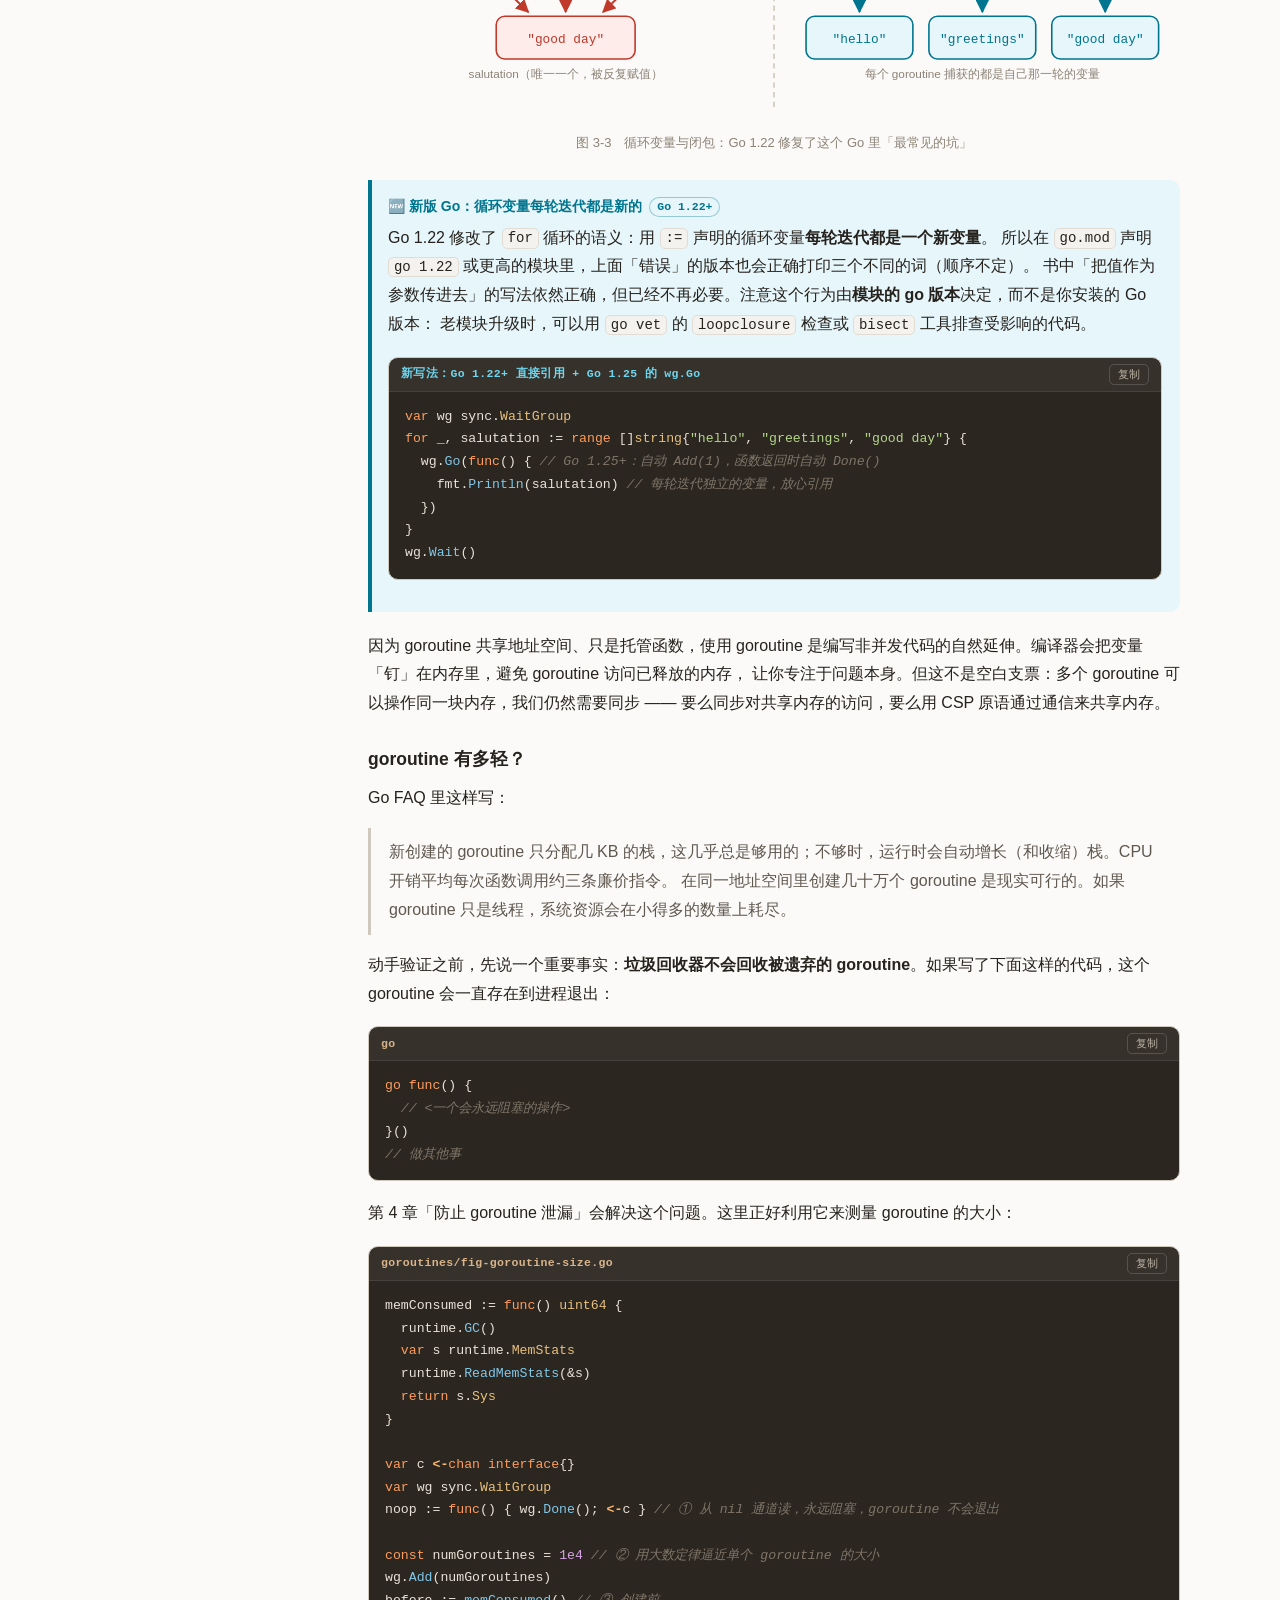
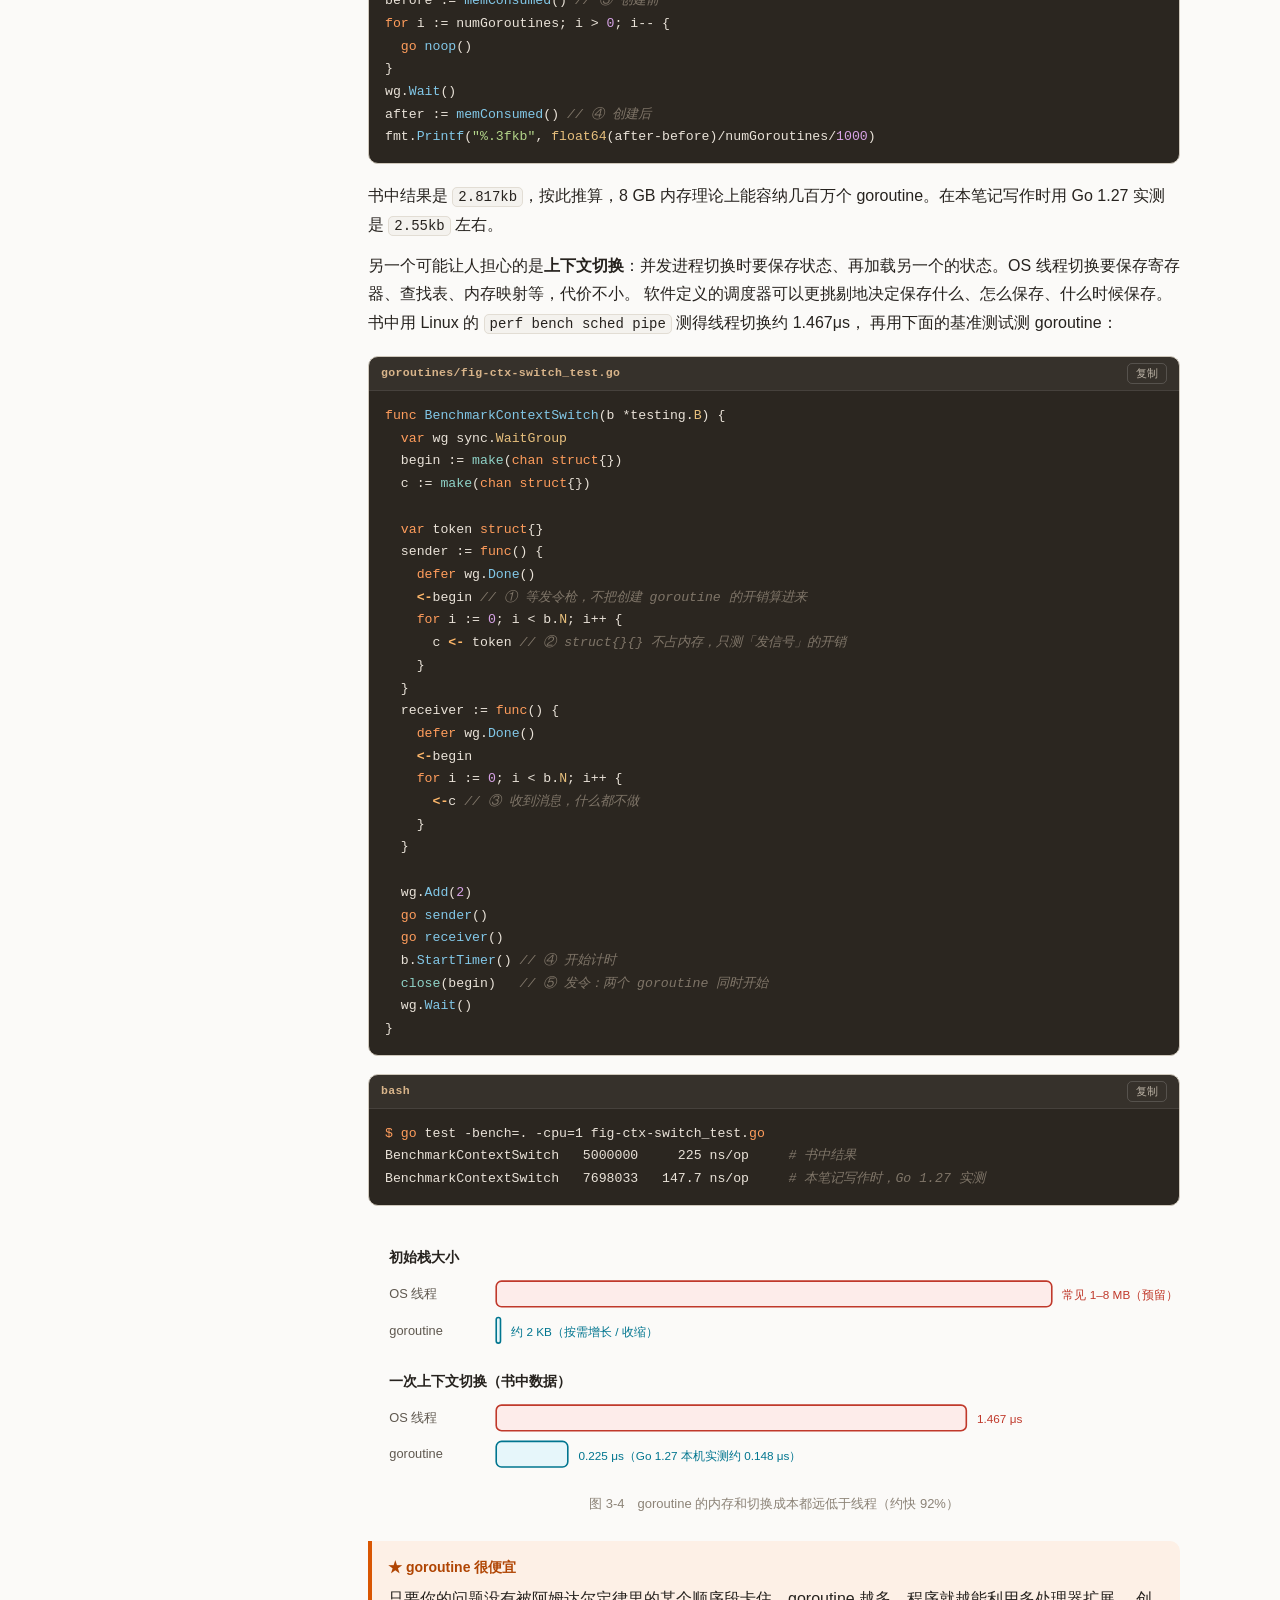
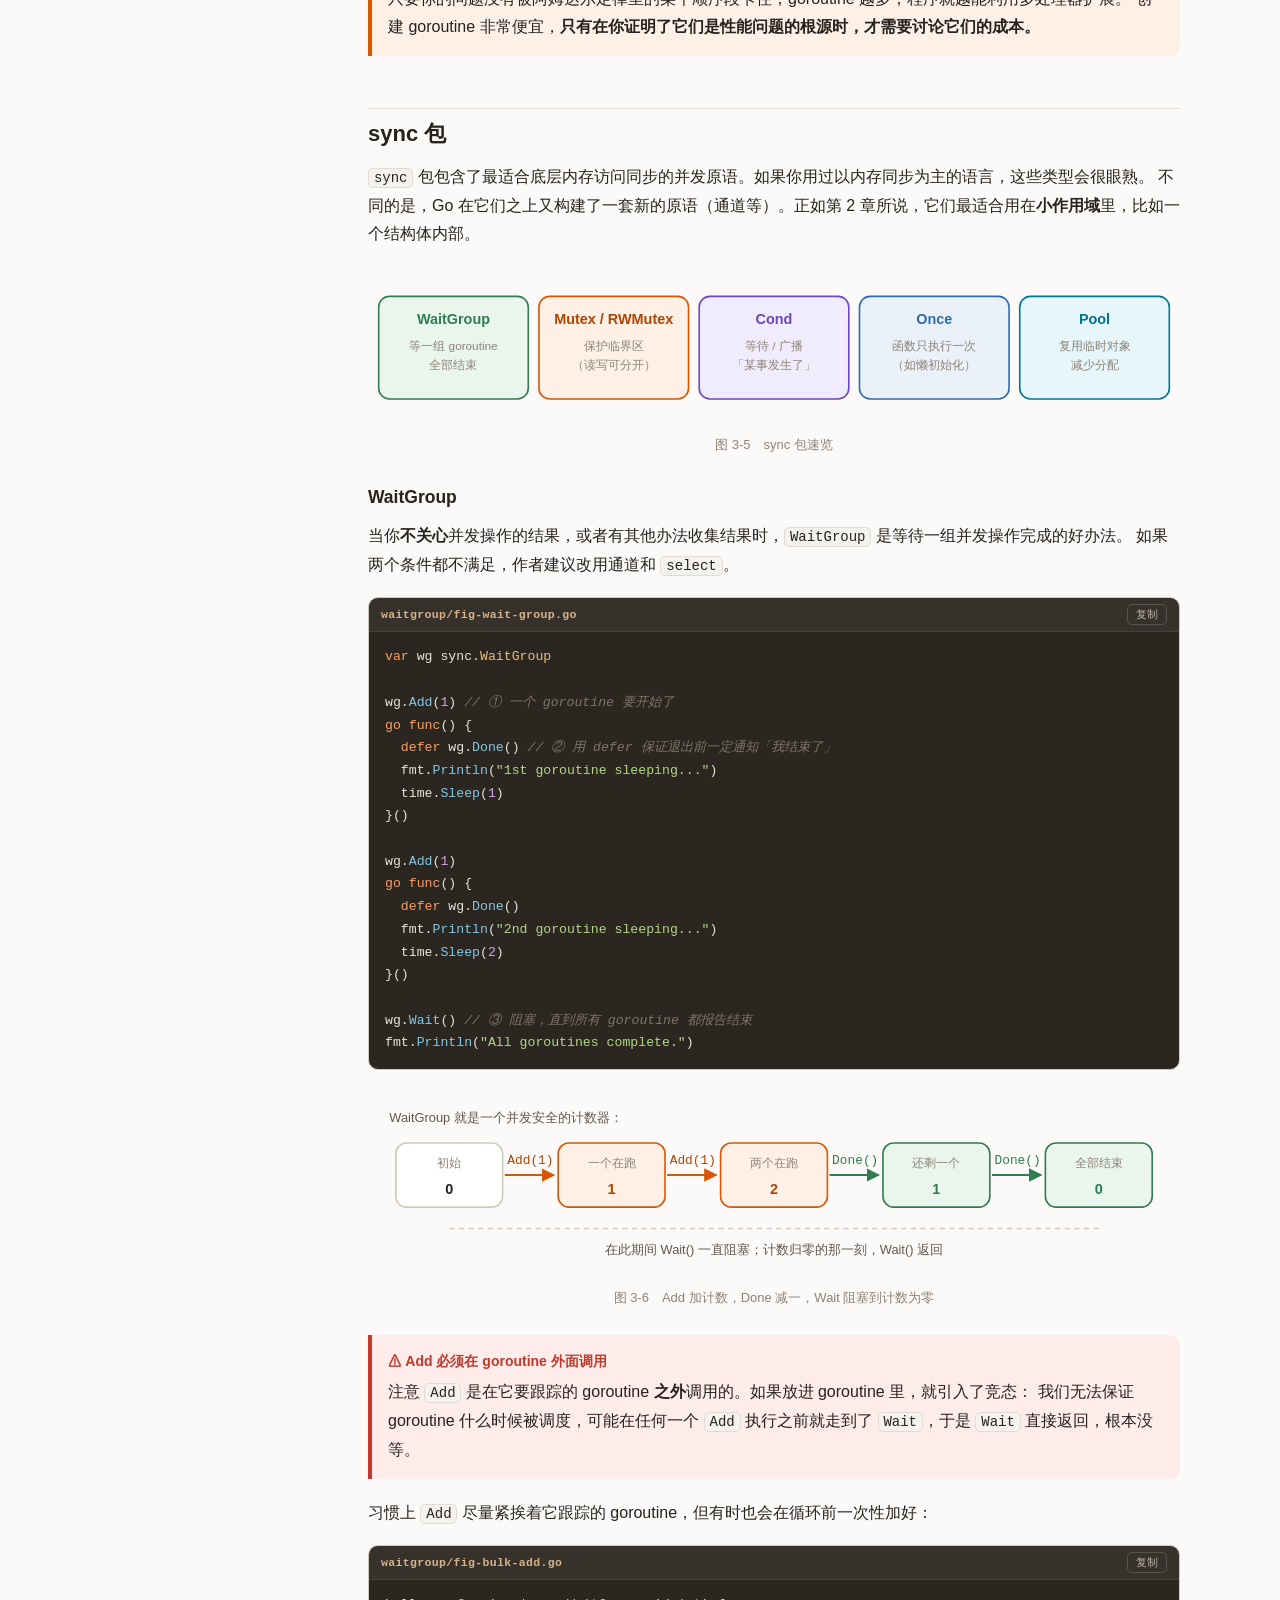
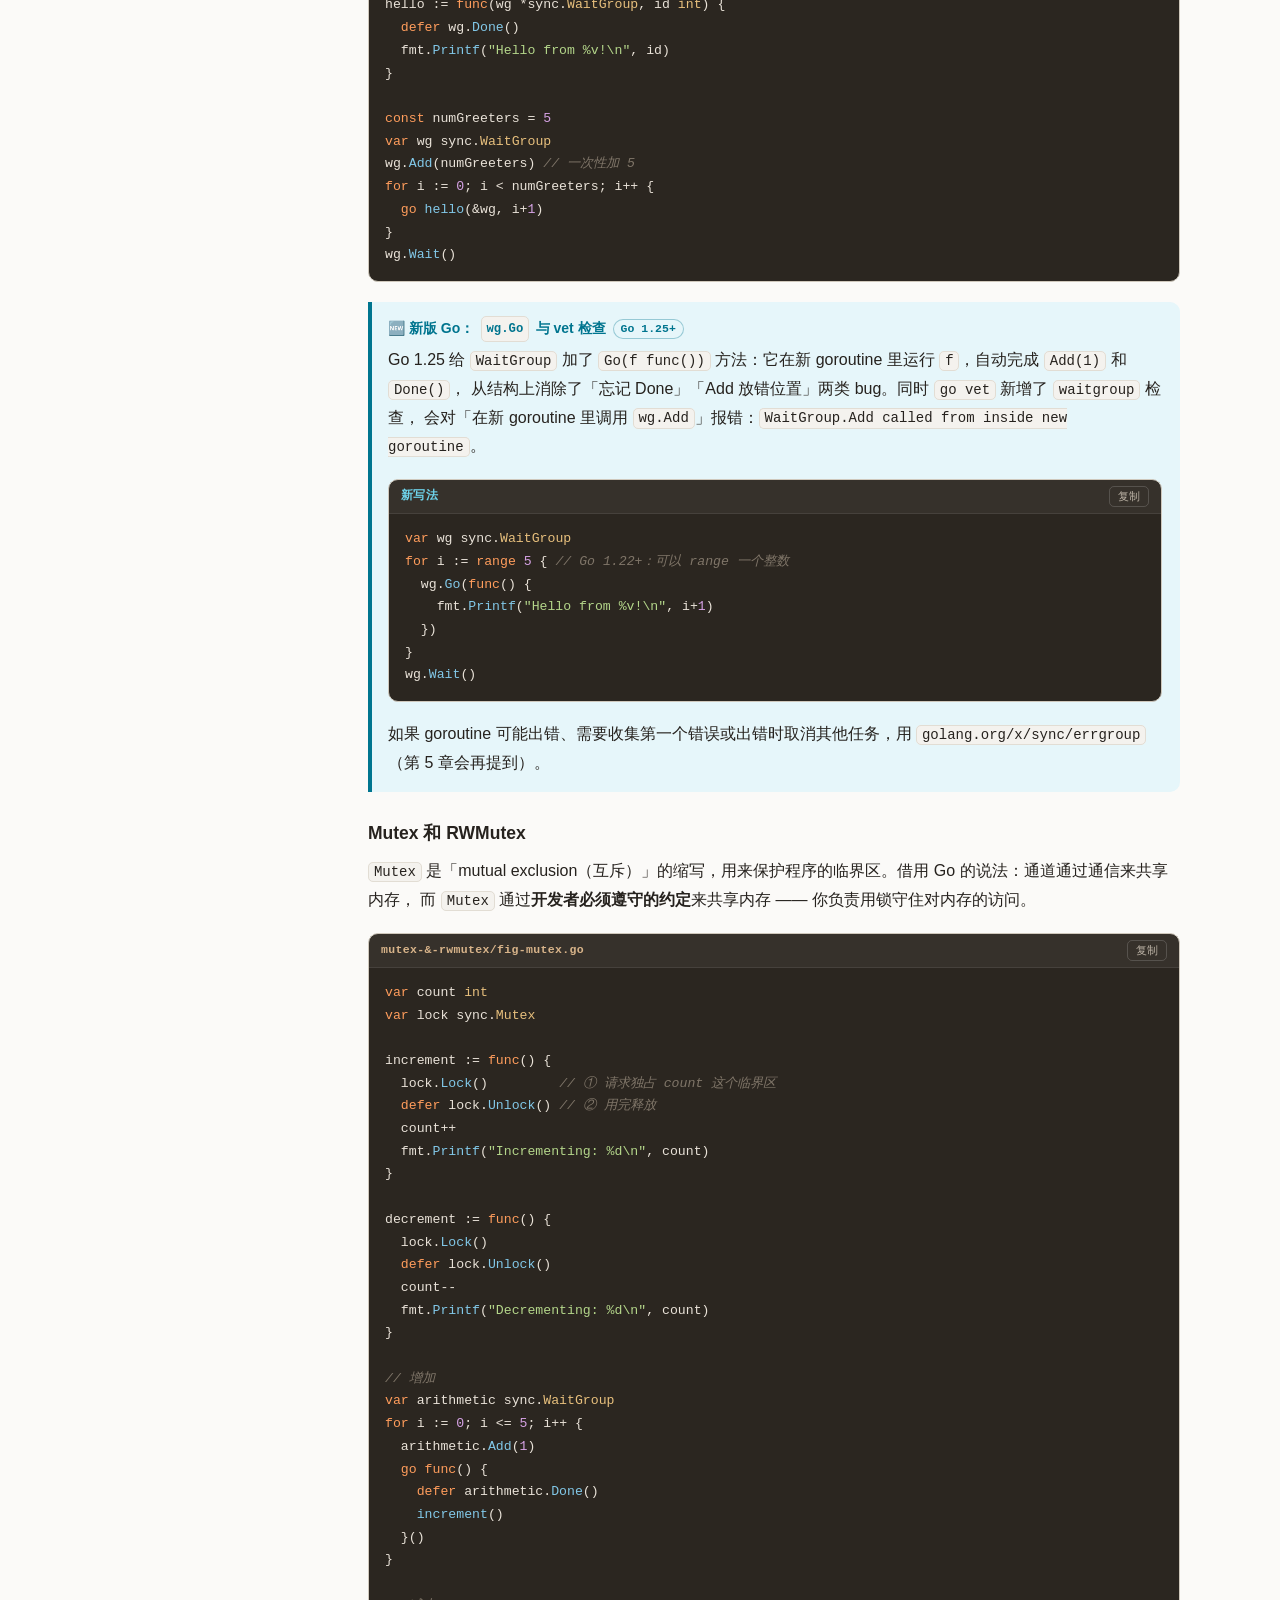
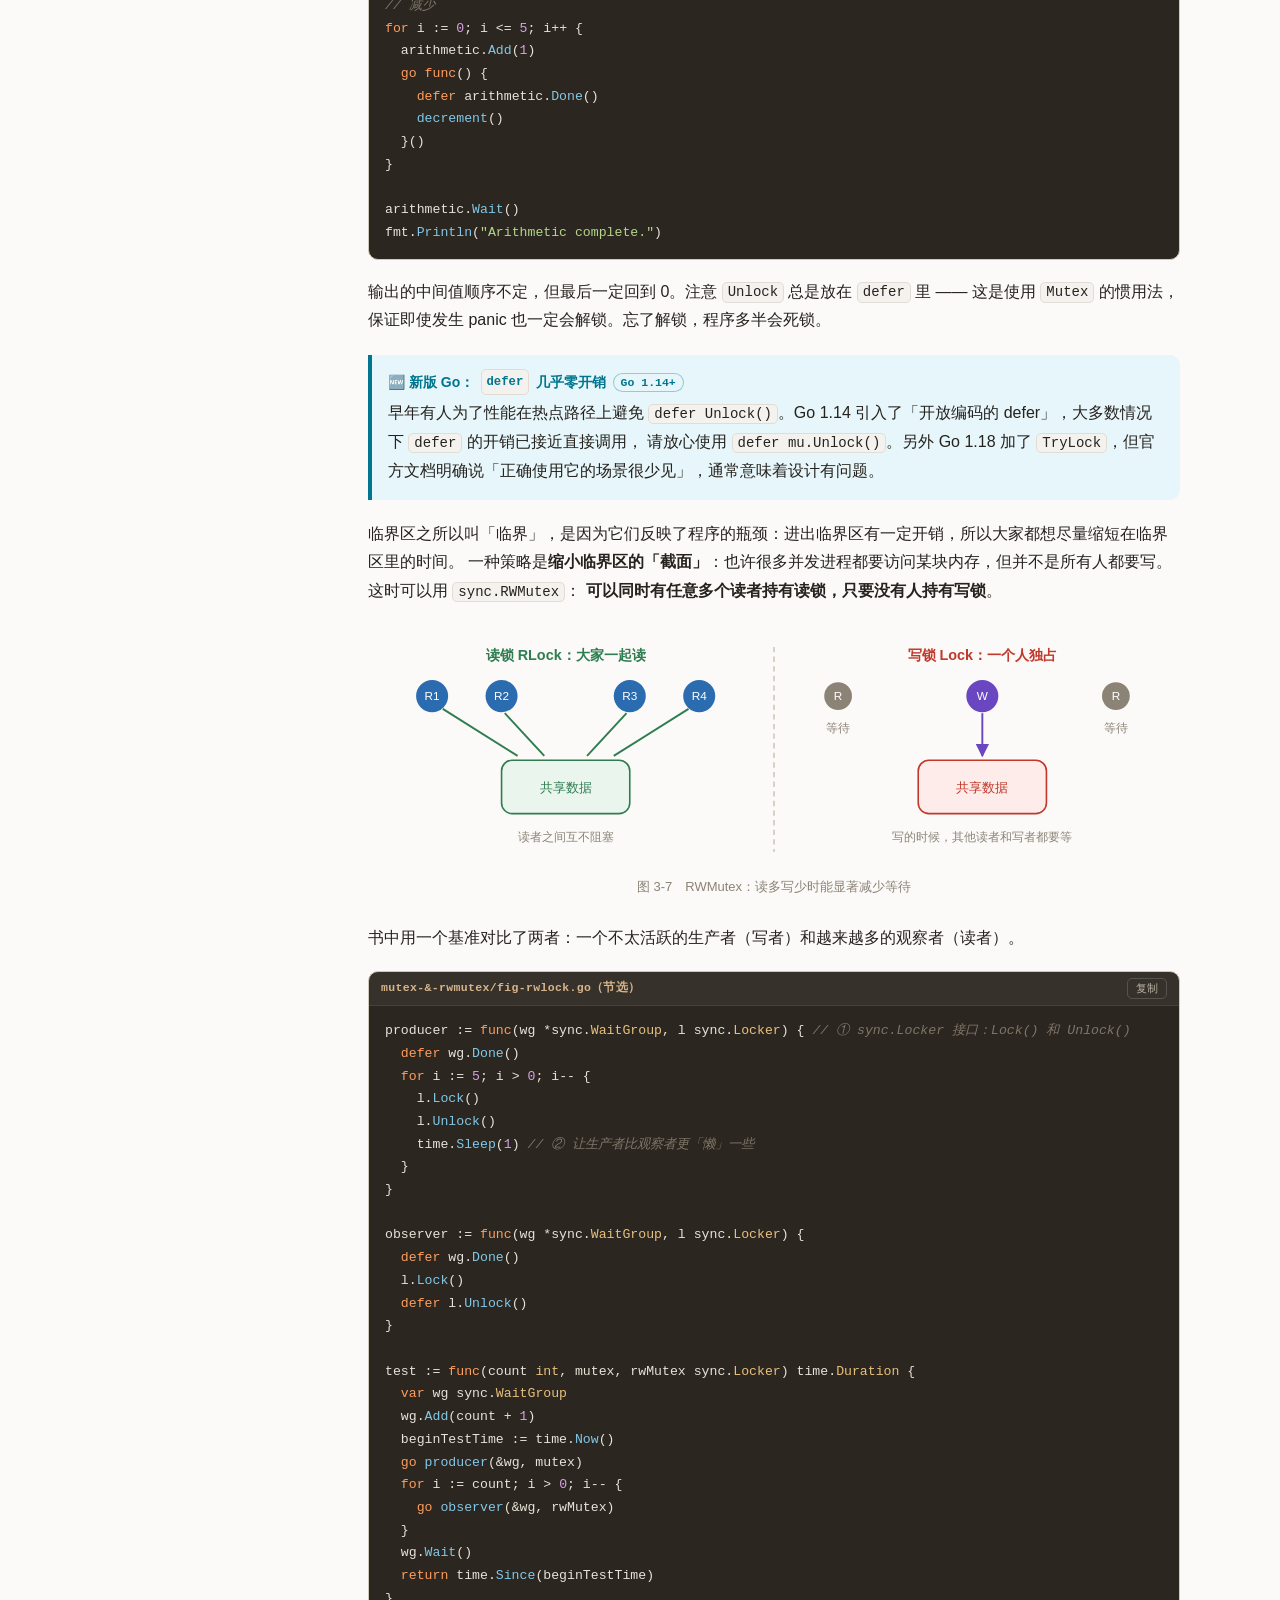
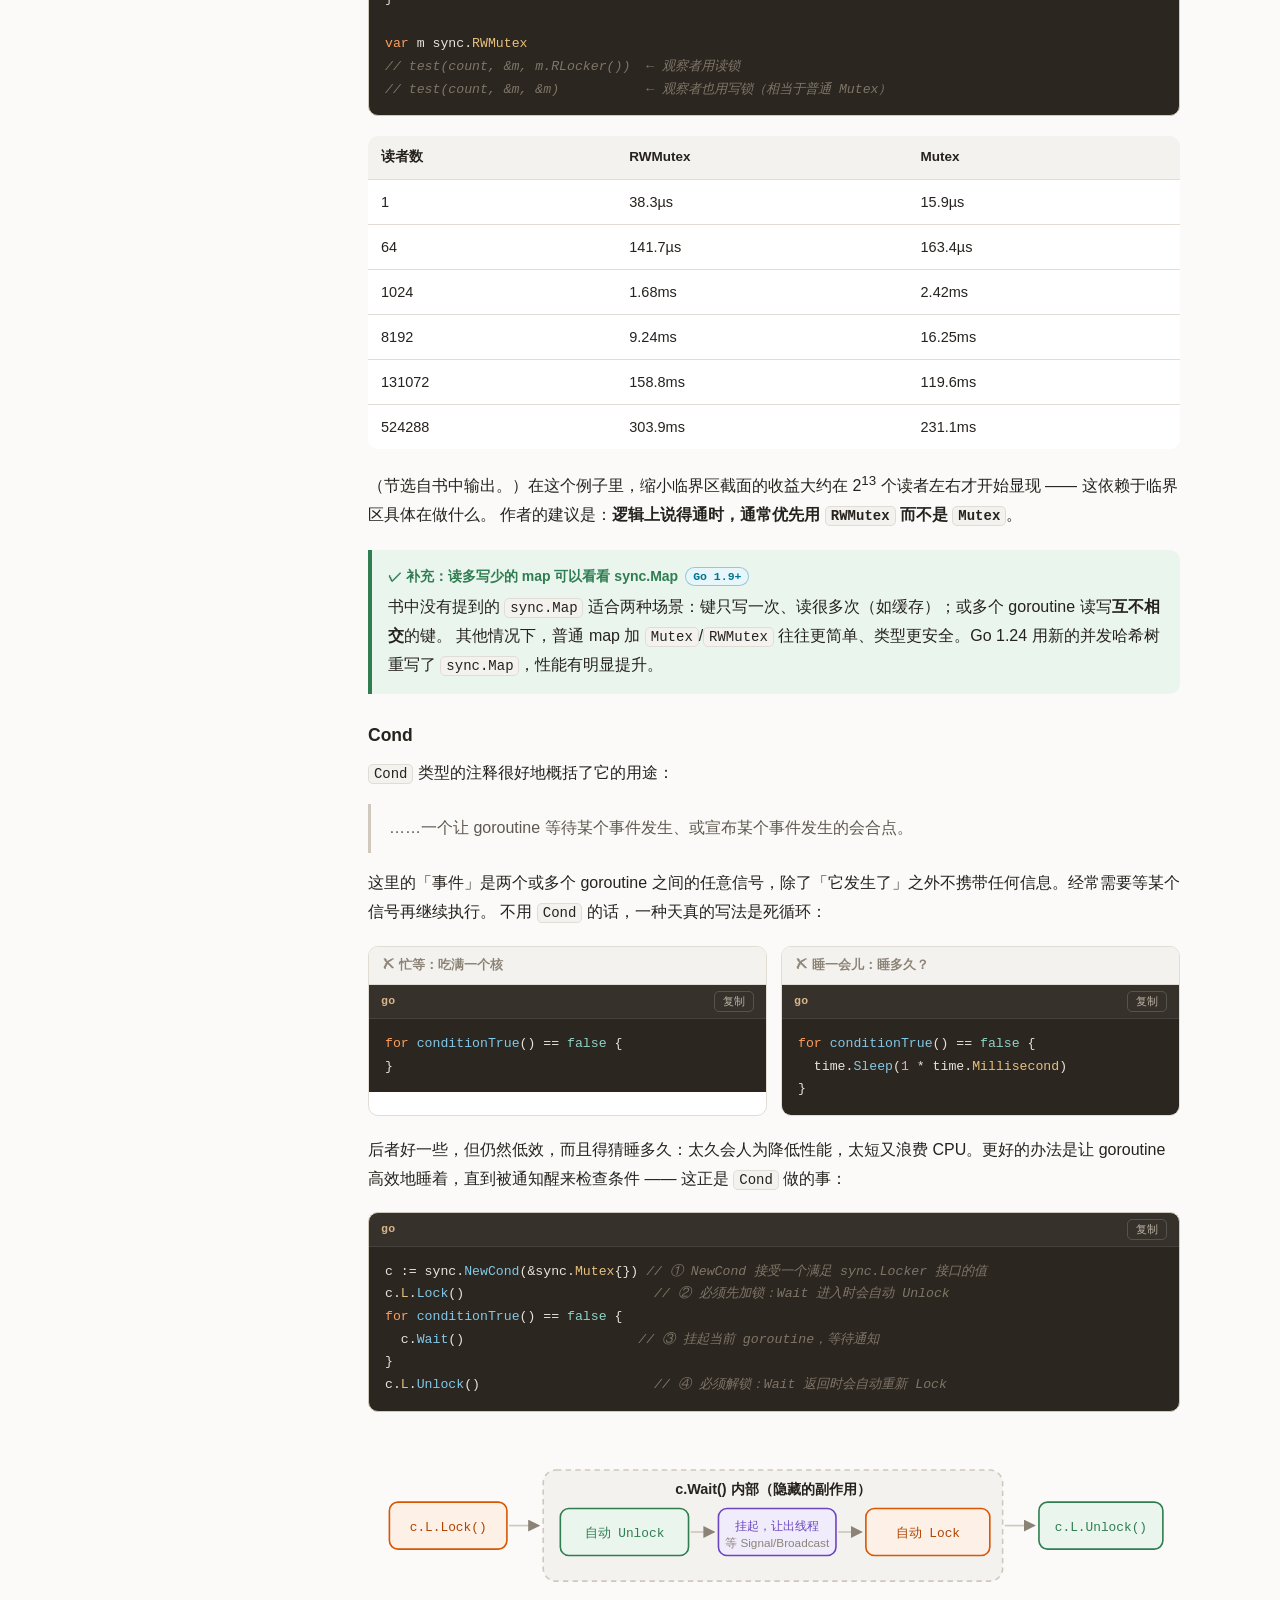
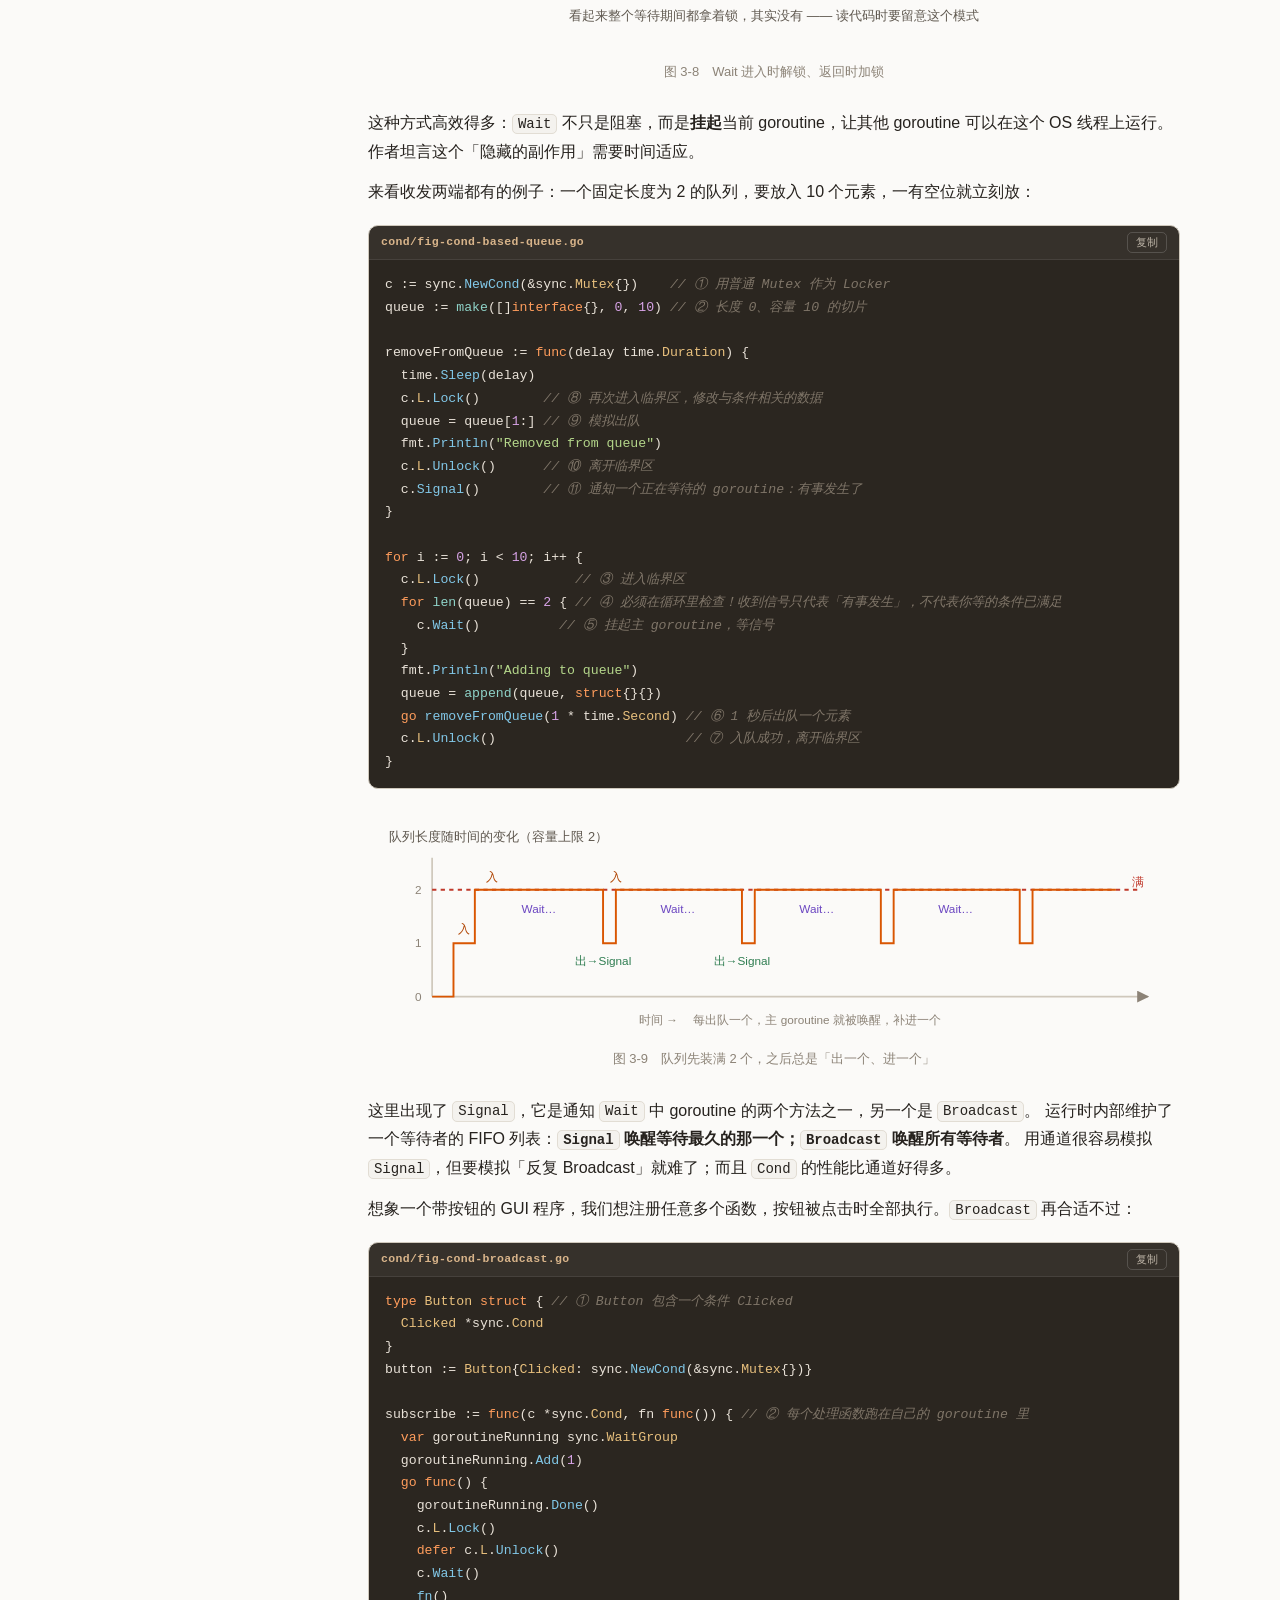
<file: docs/ch03.html>
<!doctype html>
<html lang="zh-CN">
<head>
<meta charset="utf-8">
<meta name="viewport" content="width=device-width,initial-scale=1">
<title>第 3 章 · Go 的并发构件 — Go 并发编程图解笔记</title>
<link rel="stylesheet" href="assets/style.css">
</head>
<body data-chapter="3">
<div id="app">
<aside id="sidebar"></aside>
<main>

<span class="chapter-eyebrow">第 3 章</span>
<h1>Go 的并发构件</h1>
<p class="lede">
  从这一章开始写代码。我们会逐一认识 Go 提供的并发「积木」：goroutine、<code>sync</code> 包里的
  <code>WaitGroup</code>、<code>Mutex</code>、<code>Cond</code>、<code>Once</code>、<code>Pool</code>，
  以及通道（channel）和 <code>select</code>。如果你之前没在 Go 里写过并发，这一章就是起点。
</p>

<div class="goals">
  <h4>本章目标</h4>
  <ul>
    <li>会启动 goroutine，理解 fork-join 模型和「汇合点」</li>
    <li>理解闭包捕获变量的行为，以及 Go 1.22 对循环变量的修改</li>
    <li>知道 <code>sync</code> 包里每种原语解决什么问题、有哪些坑</li>
    <li>熟练掌握通道的阻塞、关闭、缓冲、nil 通道等全部行为，并学会「通道所有权」</li>
    <li>会用 <code>select</code> 实现等待多个事件、超时和非阻塞操作</li>
  </ul>
</div>

<div id="chapter-toc"></div>

<!-- ============================================================ -->
<h2 id="goroutine">goroutine</h2>

<p>
  goroutine 是 Go 程序最基本的组织单位之一。每个 Go 程序至少有一个 goroutine：<strong>主 goroutine</strong>，进程启动时自动创建。
  简单地说，<strong>goroutine 就是一个与其他代码并发运行（记住：不一定并行！）的函数</strong>。在函数调用前加上 <code>go</code> 关键字就能启动一个：
</p>

<div class="code" data-lang="go">
<pre>
func main() {
	go sayHello()
	// 继续做别的事
}

func sayHello() {
	fmt.Println("hello")
}
</pre>
</div>

<p>匿名函数也可以（注意必须立即调用，即末尾的 <code>()</code>）；也可以先把函数赋给变量再调用：</p>

<div class="vs">
  <div class="old"><div class="h">匿名函数</div>
<div class="code" data-lang="go"><pre>
go func() {
	fmt.Println("hello")
}()
// 继续做别的事
</pre></div></div>
  <div class="new"><div class="h">函数变量</div>
<div class="code" data-lang="go"><pre>
sayHello := func() {
	fmt.Println("hello")
}
go sayHello()
// 继续做别的事
</pre></div></div>
</div>

<p>就这么简单！一个关键字，就创建了一块并发逻辑。剩下的内容讲的是怎样正确地使用、同步和组织它们。</p>

<h3 id="what-is">goroutine 到底是什么？</h3>

<p>
  goroutine 不是操作系统线程，也不完全是「绿色线程」（由语言运行时管理的线程）。它是一种更高层的抽象，叫做<strong>协程（coroutine）</strong>。
  协程是并发的子程序（函数、闭包或方法），它们是<strong>非抢占式</strong>的 —— 不能被打断，只能在若干「可以暂停或重入」的点上让出执行。
</p>

<p>
  goroutine 的独特之处在于它和 Go 运行时的深度整合：goroutine 自己不定义暂停点，而是由<strong>运行时观察它的行为</strong>，
  在它阻塞时自动挂起、解除阻塞时再恢复。从某种意义上说，这让它们变得可抢占，但只在阻塞的地方。
</p>

<div class="box modern">
  <div class="t">&#127381; 新版 Go：goroutine 现在几乎随处可被抢占 <span class="ver">Go 1.14+</span></div>
  <p>
    书中描述的是 Go 1.13 及以前的「协作式」调度：goroutine 只在阻塞、系统调用或函数调用时才可能被换下。
    Go 1.14 引入了<strong>基于信号的异步抢占</strong>：一个长时间运行、甚至没有任何函数调用的紧密循环，也会被运行时强行打断，
    不会再霸占线程、拖慢垃圾回收甚至造成卡死。第 6 章会再提到这一点。
  </p>
</div>

<p>
  Go 托管 goroutine 的机制是一个 <strong>M:N 调度器</strong>：把 M 个绿色线程映射到 N 个操作系统线程上，goroutine 再被调度到这些绿色线程上。
  goroutine 比可用线程多时，调度器负责分配，并保证某些 goroutine 阻塞时，其他的还能运行。
</p>

<figure>
<svg class="dgm" viewBox="0 0 760 230" role="img" aria-label="M:N 调度：大量 goroutine 被调度到少量操作系统线程上">
  <text class="lbl" x="20" y="34">成千上万个 goroutine</text>
  <g>
    <circle class="dot-c" cx="200" cy="30" r="10"/><circle class="dot-c" cx="228" cy="30" r="10"/><circle class="dot-c" cx="256" cy="30" r="10"/>
    <circle class="dot-c" cx="284" cy="30" r="10"/><circle class="dot-c" cx="312" cy="30" r="10"/><circle class="dot-c" cx="340" cy="30" r="10"/>
    <circle class="dot-c" cx="368" cy="30" r="10"/><circle class="dot-c" cx="396" cy="30" r="10"/><circle class="dot-c" cx="424" cy="30" r="10"/>
    <circle class="dot-c" cx="452" cy="30" r="10"/><circle class="dot-c" cx="480" cy="30" r="10"/><circle class="dot-c" cx="508" cy="30" r="10"/>
    <circle class="dot-c" cx="536" cy="30" r="10"/><circle class="dot-c" cx="564" cy="30" r="10"/>
    <text class="sm" x="590" y="34">…… 十万个也没问题</text>
  </g>
  <path class="ln-c" d="M380 46 V70" marker-end="url(#ar-c)"/>
  <rect class="bx-a" x="140" y="76" width="480" height="48" rx="10"/>
  <text class="ttl on-a" x="380" y="98" text-anchor="middle">Go 运行时调度器（M:N）</text>
  <text class="sm" x="380" y="116" text-anchor="middle">阻塞时挂起、就绪时恢复，在少量线程上轮流运行 goroutine</text>
  <path class="ln" d="M250 126 V150 M380 126 V150 M510 126 V150"/>
  <text class="lbl" x="20" y="170">少量 OS 线程</text>
  <rect class="bx-b" x="200" y="152" width="100" height="32" rx="7"/><text class="mono on-b" x="250" y="173" text-anchor="middle">线程 1</text>
  <rect class="bx-b" x="330" y="152" width="100" height="32" rx="7"/><text class="mono on-b" x="380" y="173" text-anchor="middle">线程 2</text>
  <rect class="bx-b" x="460" y="152" width="100" height="32" rx="7"/><text class="mono on-b" x="510" y="173" text-anchor="middle">线程 3</text>
  <path class="ln" d="M250 186 V200 M380 186 V200 M510 186 V200"/>
  <text class="lbl" x="20" y="218">CPU 核心</text>
  <rect class="bx" x="200" y="202" width="360" height="22" rx="6"/><text class="sm" x="380" y="217" text-anchor="middle">核心 × N</text>
</svg>
<figcaption>图 3-1　M:N 调度：大量 goroutine 复用少量线程（第 6 章细讲）</figcaption>
</figure>

<h3 id="fork-join">fork-join 模型与汇合点</h3>

<p>
  Go 遵循 <strong>fork-join（分叉—汇合）</strong>并发模型。<em>fork</em> 指程序在任何时刻都可以分出一个子执行分支，与父分支并发运行；
  <em>join</em> 指未来某个时刻这些分支会重新汇合。子分支重新汇入父分支的地方叫做<strong>汇合点（join point）</strong>。
  <code>go</code> 语句就是 Go 执行 fork 的方式，分出来的执行线索就是 goroutine。
</p>

<figure>
<svg class="dgm" viewBox="0 0 760 210" role="img" aria-label="fork-join 模型：主 goroutine 分叉出子 goroutine，在汇合点等待其结束">
  <path class="ln-a" d="M40 60 H720" marker-end="url(#ar-a)"/>
  <text class="ttl on-a" x="40" y="44">主 goroutine</text>
  <circle class="dot-a" cx="160" cy="60" r="6"/>
  <text class="sm" x="150" y="84" text-anchor="end">fork：go sayHello()</text>
  <path class="ln-c" d="M160 66 C 190 130, 220 150, 260 150 H440 C 480 150, 510 130, 540 66" marker-end="url(#ar-c)"/>
  <text class="ttl on-c" x="350" y="140" text-anchor="middle">子 goroutine：sayHello()</text>
  <text class="sm" x="350" y="170" text-anchor="middle">与主 goroutine 并发运行</text>
  <circle class="dot-g" cx="540" cy="60" r="8"/>
  <text class="ttl on-g" x="540" y="36" text-anchor="middle">join point（汇合点）</text>
  <text class="sm" x="552" y="84">wg.Wait()：在这里等子分支结束</text>
  <text class="sm" x="350" y="200" text-anchor="middle">没有汇合点，就无法保证子 goroutine 在程序退出前运行过</text>
</svg>
<figcaption>图 3-2　fork-join 模型</figcaption>
</figure>

<p>
  回到最初的例子：<code>sayHello</code> 在自己的 goroutine 里运行，程序继续往下走，<strong>没有汇合点</strong>。
  这有一个问题：<code>sayHello</code> 到底会不会运行是不确定的。goroutine 被创建并交给运行时调度，但可能还没轮到它，主 goroutine 就退出了。
  在 <code>go</code> 之后加个 <code>time.Sleep</code>？回忆第 1 章：那只是竞态条件，不是汇合点。我们需要的是同步。这里先用 <code>sync.WaitGroup</code>（稍后详解）：
</p>

<div class="code" data-lang="go" data-file="goroutines/fig-join-point.go">
<pre>
var wg sync.WaitGroup
sayHello := func() {
	defer wg.Done()
	fmt.Println("hello")
}
wg.Add(1)
go sayHello()
wg.Wait() // ← 这里就是汇合点
</pre>
</div>

<p>这个程序会<strong>确定地</strong>阻塞主 goroutine，直到 <code>sayHello</code> 所在的 goroutine 结束，输出 <code>hello</code>。</p>

<h3 id="closure">goroutine 与闭包</h3>

<p>
  闭包会「包住」它被创建时的词法作用域，从而捕获变量。在 goroutine 里运行闭包时，闭包操作的是变量的副本，还是原变量本身？试一下：
</p>

<div class="code" data-lang="go" data-file="goroutines/fig-goroutine-closure.go">
<pre>
var wg sync.WaitGroup
salutation := "hello"
wg.Add(1)
go func() {
	defer wg.Done()
	salutation = "welcome" // goroutine 修改了外面的变量
}()
wg.Wait()
fmt.Println(salutation) // 输出：welcome
</pre>
</div>

<p>
  输出 <code>welcome</code>。goroutine 和创建它的代码运行在<strong>同一个地址空间</strong>里，闭包拿到的是原变量。再看一个更微妙的例子：
</p>

<div class="code" data-lang="go" data-file="goroutines/fig-goroutine-closure-loop.go">
<pre>
var wg sync.WaitGroup
for _, salutation := range []string{"hello", "greetings", "good day"} {
	wg.Add(1)
	go func() {
		defer wg.Done()
		fmt.Println(salutation) // 引用了循环变量
	}()
}
wg.Wait()
</pre>
</div>

<div class="code" data-lang="text" data-file="书中（Go 1.8）的输出">
<pre>
good day
good day
good day
</pre>
</div>

<p>
  很多人以为会以某种顺序打印三个不同的词，结果却是三个 <code>good day</code>。原因是：在旧版 Go 里，
  整个循环<strong>只有一个</strong> <code>salutation</code> 变量，每轮迭代只是给它赋新值。goroutine 可能在未来任何时候才运行，
  在作者的机器上，循环往往在任何 goroutine 开始之前就结束了，此时 <code>salutation</code> 的值是最后一个 <code>"good day"</code>。
</p>

<p>
  循环结束后变量不是「出作用域」了吗？goroutine 还能访问吗？这里体现了 Go 的内存管理：编译器注意到这个变量仍被引用，
  于是把它的内存<strong>转移到堆上</strong>（逃逸分析），goroutine 可以继续安全访问。书中的正确写法是把当前值作为参数传进去，让每个 goroutine 拿到自己的副本：
</p>

<div class="code" data-lang="go" data-file="goroutines/fig-goroutine-closure-loop-correct.go">
<pre>
var wg sync.WaitGroup
for _, salutation := range []string{"hello", "greetings", "good day"} {
	wg.Add(1)
	go func(salutation string) { // ① 声明参数，故意与外层同名（遮蔽）
		defer wg.Done()
		fmt.Println(salutation)
	}(salutation) // ② 把本轮的值复制进去
}
wg.Wait()
</pre>
</div>

<figure>
<svg class="dgm" viewBox="0 0 760 250" role="img" aria-label="Go 1.21 及之前所有 goroutine 共享一个循环变量；Go 1.22 起每轮迭代有独立变量">
  <text class="ttl on-r" x="185" y="26" text-anchor="middle">Go ≤ 1.21：整个循环共享一个变量</text>
  <text class="ttl on-c" x="575" y="26" text-anchor="middle">Go ≥ 1.22：每轮迭代一个新变量</text>
  <path class="ln-d" d="M380 14 V236"/>

  <rect class="bx-r" x="120" y="150" width="130" height="40" rx="8"/>
  <text class="mono on-r" x="185" y="175" text-anchor="middle">"good day"</text>
  <text class="sm" x="185" y="208" text-anchor="middle">salutation（唯一一个，被反复赋值）</text>
  <circle class="dot-b" cx="80" cy="70" r="16"/><text class="sm" x="80" y="74" text-anchor="middle" style="fill:#fff">G1</text>
  <circle class="dot-b" cx="185" cy="70" r="16"/><text class="sm" x="185" y="74" text-anchor="middle" style="fill:#fff">G2</text>
  <circle class="dot-b" cx="290" cy="70" r="16"/><text class="sm" x="290" y="74" text-anchor="middle" style="fill:#fff">G3</text>
  <path class="ln-r" d="M88 86 L150 146" marker-end="url(#ar-r)"/>
  <path class="ln-r" d="M185 88 V146" marker-end="url(#ar-r)"/>
  <path class="ln-r" d="M282 86 L220 146" marker-end="url(#ar-r)"/>

  <rect class="bx-c" x="410" y="150" width="100" height="40" rx="8"/><text class="mono on-c" x="460" y="175" text-anchor="middle">"hello"</text>
  <rect class="bx-c" x="525" y="150" width="100" height="40" rx="8"/><text class="mono on-c" x="575" y="175" text-anchor="middle">"greetings"</text>
  <rect class="bx-c" x="640" y="150" width="100" height="40" rx="8"/><text class="mono on-c" x="690" y="175" text-anchor="middle">"good day"</text>
  <circle class="dot-b" cx="460" cy="70" r="16"/><text class="sm" x="460" y="74" text-anchor="middle" style="fill:#fff">G1</text>
  <circle class="dot-b" cx="575" cy="70" r="16"/><text class="sm" x="575" y="74" text-anchor="middle" style="fill:#fff">G2</text>
  <circle class="dot-b" cx="690" cy="70" r="16"/><text class="sm" x="690" y="74" text-anchor="middle" style="fill:#fff">G3</text>
  <path class="ln-c" d="M460 88 V146" marker-end="url(#ar-c)"/>
  <path class="ln-c" d="M575 88 V146" marker-end="url(#ar-c)"/>
  <path class="ln-c" d="M690 88 V146" marker-end="url(#ar-c)"/>
  <text class="sm" x="575" y="208" text-anchor="middle">每个 goroutine 捕获的都是自己那一轮的变量</text>
</svg>
<figcaption>图 3-3　循环变量与闭包：Go 1.22 修复了这个 Go 里「最常见的坑」</figcaption>
</figure>

<div class="box modern">
  <div class="t">&#127381; 新版 Go：循环变量每轮迭代都是新的 <span class="ver">Go 1.22+</span></div>
  <p>
    Go 1.22 修改了 <code>for</code> 循环的语义：用 <code>:=</code> 声明的循环变量<strong>每轮迭代都是一个新变量</strong>。
    所以在 <code>go.mod</code> 声明 <code>go 1.22</code> 或更高的模块里，上面「错误」的版本也会正确打印三个不同的词（顺序不定）。
    书中「把值作为参数传进去」的写法依然正确，但已经不再必要。注意这个行为由<strong>模块的 go 版本</strong>决定，而不是你安装的 Go 版本：
    老模块升级时，可以用 <code>go vet</code> 的 <code>loopclosure</code> 检查或 <code>bisect</code> 工具排查受影响的代码。
  </p>
  <div class="code" data-lang="go" data-tone="modern" data-file="新写法：Go 1.22+ 直接引用 + Go 1.25 的 wg.Go">
<pre>
var wg sync.WaitGroup
for _, salutation := range []string{"hello", "greetings", "good day"} {
	wg.Go(func() { // Go 1.25+：自动 Add(1)，函数返回时自动 Done()
		fmt.Println(salutation) // 每轮迭代独立的变量，放心引用
	})
}
wg.Wait()
</pre>
  </div>
</div>

<p>
  因为 goroutine 共享地址空间、只是托管函数，使用 goroutine 是编写非并发代码的自然延伸。编译器会把变量「钉」在内存里，避免 goroutine 访问已释放的内存，
  让你专注于问题本身。但这不是空白支票：多个 goroutine 可以操作同一块内存，我们仍然需要同步 —— 要么同步对共享内存的访问，要么用 CSP 原语通过通信来共享内存。
</p>

<h3 id="lightweight">goroutine 有多轻？</h3>

<p>Go FAQ 里这样写：</p>

<blockquote style="margin:16px 0;padding:10px 18px;border-left:3px solid var(--line-2);color:var(--fg-soft)">
  新创建的 goroutine 只分配几 KB 的栈，这几乎总是够用的；不够时，运行时会自动增长（和收缩）栈。CPU 开销平均每次函数调用约三条廉价指令。
  在同一地址空间里创建几十万个 goroutine 是现实可行的。如果 goroutine 只是线程，系统资源会在小得多的数量上耗尽。
</blockquote>

<p>
  动手验证之前，先说一个重要事实：<strong>垃圾回收器不会回收被遗弃的 goroutine</strong>。如果写了下面这样的代码，这个 goroutine 会一直存在到进程退出：
</p>

<div class="code" data-lang="go">
<pre>
go func() {
	// &lt;一个会永远阻塞的操作&gt;
}()
// 做其他事
</pre>
</div>

<p>第 4 章「防止 goroutine 泄漏」会解决这个问题。这里正好利用它来测量 goroutine 的大小：</p>

<div class="code" data-lang="go" data-file="goroutines/fig-goroutine-size.go">
<pre>
memConsumed := func() uint64 {
	runtime.GC()
	var s runtime.MemStats
	runtime.ReadMemStats(&amp;s)
	return s.Sys
}

var c &lt;-chan interface{}
var wg sync.WaitGroup
noop := func() { wg.Done(); &lt;-c } // ① 从 nil 通道读，永远阻塞，goroutine 不会退出

const numGoroutines = 1e4 // ② 用大数定律逼近单个 goroutine 的大小
wg.Add(numGoroutines)
before := memConsumed() // ③ 创建前
for i := numGoroutines; i &gt; 0; i-- {
	go noop()
}
wg.Wait()
after := memConsumed() // ④ 创建后
fmt.Printf("%.3fkb", float64(after-before)/numGoroutines/1000)
</pre>
</div>

<p>书中结果是 <code>2.817kb</code>，按此推算，8 GB 内存理论上能容纳几百万个 goroutine。在本笔记写作时用 Go 1.27 实测是 <code>2.55kb</code> 左右。</p>

<p>
  另一个可能让人担心的是<strong>上下文切换</strong>：并发进程切换时要保存状态、再加载另一个的状态。OS 线程切换要保存寄存器、查找表、内存映射等，代价不小。
  软件定义的调度器可以更挑剔地决定保存什么、怎么保存、什么时候保存。书中用 Linux 的 <code>perf bench sched pipe</code> 测得线程切换约 1.467μs，
  再用下面的基准测试测 goroutine：
</p>

<div class="code" data-lang="go" data-file="goroutines/fig-ctx-switch_test.go">
<pre>
func BenchmarkContextSwitch(b *testing.B) {
	var wg sync.WaitGroup
	begin := make(chan struct{})
	c := make(chan struct{})

	var token struct{}
	sender := func() {
		defer wg.Done()
		&lt;-begin // ① 等发令枪，不把创建 goroutine 的开销算进来
		for i := 0; i &lt; b.N; i++ {
			c &lt;- token // ② struct{}{} 不占内存，只测「发信号」的开销
		}
	}
	receiver := func() {
		defer wg.Done()
		&lt;-begin
		for i := 0; i &lt; b.N; i++ {
			&lt;-c // ③ 收到消息，什么都不做
		}
	}

	wg.Add(2)
	go sender()
	go receiver()
	b.StartTimer() // ④ 开始计时
	close(begin)   // ⑤ 发令：两个 goroutine 同时开始
	wg.Wait()
}
</pre>
</div>

<div class="code" data-lang="bash">
<pre>
$ go test -bench=. -cpu=1 fig-ctx-switch_test.go
BenchmarkContextSwitch   5000000     225 ns/op     # 书中结果
BenchmarkContextSwitch   7698033   147.7 ns/op     # 本笔记写作时，Go 1.27 实测
</pre>
</div>

<figure>
<svg class="dgm" viewBox="0 0 760 236" role="img" aria-label="OS 线程与 goroutine 的栈大小和上下文切换开销对比">
  <text class="ttl" x="20" y="28">初始栈大小</text>
  <text class="lbl" x="20" y="62">OS 线程</text>
  <rect class="bx-r" x="120" y="46" width="520" height="24" rx="5"/>
  <text class="sm on-r" x="650" y="63">常见 1–8 MB（预留）</text>
  <text class="lbl" x="20" y="96">goroutine</text>
  <rect class="bx-c" x="120" y="80" width="4" height="24" rx="2"/>
  <text class="sm on-c" x="134" y="97">约 2 KB（按需增长 / 收缩）</text>

  <text class="ttl" x="20" y="144">一次上下文切换（书中数据）</text>
  <text class="lbl" x="20" y="178">OS 线程</text>
  <rect class="bx-r" x="120" y="162" width="440" height="24" rx="5"/>
  <text class="sm on-r" x="570" y="179">1.467 μs</text>
  <text class="lbl" x="20" y="212">goroutine</text>
  <rect class="bx-c" x="120" y="196" width="67" height="24" rx="5"/>
  <text class="sm on-c" x="197" y="213">0.225 μs（Go 1.27 本机实测约 0.148 μs）</text>
</svg>
<figcaption>图 3-4　goroutine 的内存和切换成本都远低于线程（约快 92%）</figcaption>
</figure>

<div class="box key">
  <div class="t">&#9733; goroutine 很便宜</div>
  <p>
    只要你的问题没有被阿姆达尔定律里的某个顺序段卡住，goroutine 越多，程序就越能利用多处理器扩展。
    创建 goroutine 非常便宜，<strong>只有在你证明了它们是性能问题的根源时，才需要讨论它们的成本。</strong>
  </p>
</div>

<!-- ============================================================ -->
<h2 id="sync-pkg">sync 包</h2>

<p>
  <code>sync</code> 包包含了最适合底层内存访问同步的并发原语。如果你用过以内存同步为主的语言，这些类型会很眼熟。
  不同的是，Go 在它们之上又构建了一套新的原语（通道等）。正如第 2 章所说，它们最适合用在<strong>小作用域</strong>里，比如一个结构体内部。
</p>

<figure>
<svg class="dgm" viewBox="0 0 760 140" role="img" aria-label="sync 包中各原语的用途">
  <rect class="bx-g" x="10"  y="20" width="140" height="96" rx="10"/>
  <text class="ttl on-g" x="80" y="46" text-anchor="middle">WaitGroup</text>
  <text class="sm" x="80" y="70" text-anchor="middle">等一组 goroutine</text><text class="sm" x="80" y="88" text-anchor="middle">全部结束</text>
  <rect class="bx-a" x="160" y="20" width="140" height="96" rx="10"/>
  <text class="ttl on-a" x="230" y="46" text-anchor="middle">Mutex / RWMutex</text>
  <text class="sm" x="230" y="70" text-anchor="middle">保护临界区</text><text class="sm" x="230" y="88" text-anchor="middle">（读写可分开）</text>
  <rect class="bx-p" x="310" y="20" width="140" height="96" rx="10"/>
  <text class="ttl on-p" x="380" y="46" text-anchor="middle">Cond</text>
  <text class="sm" x="380" y="70" text-anchor="middle">等待 / 广播</text><text class="sm" x="380" y="88" text-anchor="middle">「某事发生了」</text>
  <rect class="bx-b" x="460" y="20" width="140" height="96" rx="10"/>
  <text class="ttl on-b" x="530" y="46" text-anchor="middle">Once</text>
  <text class="sm" x="530" y="70" text-anchor="middle">函数只执行一次</text><text class="sm" x="530" y="88" text-anchor="middle">（如懒初始化）</text>
  <rect class="bx-c" x="610" y="20" width="140" height="96" rx="10"/>
  <text class="ttl on-c" x="680" y="46" text-anchor="middle">Pool</text>
  <text class="sm" x="680" y="70" text-anchor="middle">复用临时对象</text><text class="sm" x="680" y="88" text-anchor="middle">减少分配</text>
</svg>
<figcaption>图 3-5　sync 包速览</figcaption>
</figure>

<h3 id="waitgroup">WaitGroup</h3>

<p>
  当你<strong>不关心</strong>并发操作的结果，或者有其他办法收集结果时，<code>WaitGroup</code> 是等待一组并发操作完成的好办法。
  如果两个条件都不满足，作者建议改用通道和 <code>select</code>。
</p>

<div class="code" data-lang="go" data-file="waitgroup/fig-wait-group.go">
<pre>
var wg sync.WaitGroup

wg.Add(1) // ① 一个 goroutine 要开始了
go func() {
	defer wg.Done() // ② 用 defer 保证退出前一定通知「我结束了」
	fmt.Println("1st goroutine sleeping...")
	time.Sleep(1)
}()

wg.Add(1)
go func() {
	defer wg.Done()
	fmt.Println("2nd goroutine sleeping...")
	time.Sleep(2)
}()

wg.Wait() // ③ 阻塞，直到所有 goroutine 都报告结束
fmt.Println("All goroutines complete.")
</pre>
</div>

<figure>
<svg class="dgm" viewBox="0 0 760 170" role="img" aria-label="WaitGroup 计数器的变化过程">
  <text class="lbl" x="20" y="24">WaitGroup 就是一个并发安全的计数器：</text>
  <rect class="bx" x="26" y="44" width="100" height="60" rx="10"/>
  <text class="sm" x="76" y="66" text-anchor="middle">初始</text><text class="ttl" x="76" y="92" text-anchor="middle">0</text>
  <rect class="bx-a" x="178" y="44" width="100" height="60" rx="10"/>
  <text class="sm" x="228" y="66" text-anchor="middle">一个在跑</text><text class="ttl on-a" x="228" y="92" text-anchor="middle">1</text>
  <rect class="bx-a" x="330" y="44" width="100" height="60" rx="10"/>
  <text class="sm" x="380" y="66" text-anchor="middle">两个在跑</text><text class="ttl on-a" x="380" y="92" text-anchor="middle">2</text>
  <rect class="bx-g" x="482" y="44" width="100" height="60" rx="10"/>
  <text class="sm" x="532" y="66" text-anchor="middle">还剩一个</text><text class="ttl on-g" x="532" y="92" text-anchor="middle">1</text>
  <rect class="bx-g" x="634" y="44" width="100" height="60" rx="10"/>
  <text class="sm" x="684" y="66" text-anchor="middle">全部结束</text><text class="ttl on-g" x="684" y="92" text-anchor="middle">0</text>
  <path class="ln-a" d="M128 74 H174" marker-end="url(#ar-a)"/><text class="mono on-a" x="152" y="64" text-anchor="middle">Add(1)</text>
  <path class="ln-a" d="M280 74 H326" marker-end="url(#ar-a)"/><text class="mono on-a" x="304" y="64" text-anchor="middle">Add(1)</text>
  <path class="ln-g" d="M432 74 H478" marker-end="url(#ar-g)"/><text class="mono on-g" x="456" y="64" text-anchor="middle">Done()</text>
  <path class="ln-g" d="M584 74 H630" marker-end="url(#ar-g)"/><text class="mono on-g" x="608" y="64" text-anchor="middle">Done()</text>
  <path class="ln-d" d="M76 124 H684"/>
  <text class="lbl" x="380" y="148" text-anchor="middle">在此期间 Wait() 一直阻塞；计数归零的那一刻，Wait() 返回</text>
</svg>
<figcaption>图 3-6　Add 加计数，Done 减一，Wait 阻塞到计数为零</figcaption>
</figure>

<div class="box warn">
  <div class="t">&#9888; Add 必须在 goroutine 外面调用</div>
  <p>
    注意 <code>Add</code> 是在它要跟踪的 goroutine <strong>之外</strong>调用的。如果放进 goroutine 里，就引入了竞态：
    我们无法保证 goroutine 什么时候被调度，可能在任何一个 <code>Add</code> 执行之前就走到了 <code>Wait</code>，于是 <code>Wait</code> 直接返回，根本没等。
  </p>
</div>

<p>习惯上 <code>Add</code> 尽量紧挨着它跟踪的 goroutine，但有时也会在循环前一次性加好：</p>

<div class="code" data-lang="go" data-file="waitgroup/fig-bulk-add.go">
<pre>
hello := func(wg *sync.WaitGroup, id int) {
	defer wg.Done()
	fmt.Printf("Hello from %v!\n", id)
}

const numGreeters = 5
var wg sync.WaitGroup
wg.Add(numGreeters) // 一次性加 5
for i := 0; i &lt; numGreeters; i++ {
	go hello(&amp;wg, i+1)
}
wg.Wait()
</pre>
</div>

<div class="box modern">
  <div class="t">&#127381; 新版 Go：<code>wg.Go</code> 与 vet 检查 <span class="ver">Go 1.25+</span></div>
  <p>
    Go 1.25 给 <code>WaitGroup</code> 加了 <code>Go(f func())</code> 方法：它在新 goroutine 里运行 <code>f</code>，自动完成 <code>Add(1)</code> 和 <code>Done()</code>，
    从结构上消除了「忘记 Done」「Add 放错位置」两类 bug。同时 <code>go vet</code> 新增了 <code>waitgroup</code> 检查，
    会对「在新 goroutine 里调用 <code>wg.Add</code>」报错：<code>WaitGroup.Add called from inside new goroutine</code>。
  </p>
  <div class="code" data-lang="go" data-tone="modern" data-file="新写法">
<pre>
var wg sync.WaitGroup
for i := range 5 { // Go 1.22+：可以 range 一个整数
	wg.Go(func() {
		fmt.Printf("Hello from %v!\n", i+1)
	})
}
wg.Wait()
</pre>
  </div>
  <p>如果 goroutine 可能出错、需要收集第一个错误或出错时取消其他任务，用 <code>golang.org/x/sync/errgroup</code>（第 5 章会再提到）。</p>
</div>

<h3 id="mutex">Mutex 和 RWMutex</h3>

<p>
  <code>Mutex</code> 是「mutual exclusion（互斥）」的缩写，用来保护程序的临界区。借用 Go 的说法：通道通过通信来共享内存，
  而 <code>Mutex</code> 通过<strong>开发者必须遵守的约定</strong>来共享内存 —— 你负责用锁守住对内存的访问。
</p>

<div class="code" data-lang="go" data-file="mutex-&amp;-rwmutex/fig-mutex.go">
<pre>
var count int
var lock sync.Mutex

increment := func() {
	lock.Lock()         // ① 请求独占 count 这个临界区
	defer lock.Unlock() // ② 用完释放
	count++
	fmt.Printf("Incrementing: %d\n", count)
}

decrement := func() {
	lock.Lock()
	defer lock.Unlock()
	count--
	fmt.Printf("Decrementing: %d\n", count)
}

// 增加
var arithmetic sync.WaitGroup
for i := 0; i &lt;= 5; i++ {
	arithmetic.Add(1)
	go func() {
		defer arithmetic.Done()
		increment()
	}()
}

// 减少
for i := 0; i &lt;= 5; i++ {
	arithmetic.Add(1)
	go func() {
		defer arithmetic.Done()
		decrement()
	}()
}

arithmetic.Wait()
fmt.Println("Arithmetic complete.")
</pre>
</div>

<p>
  输出的中间值顺序不定，但最后一定回到 0。注意 <code>Unlock</code> 总是放在 <code>defer</code> 里 ——
  这是使用 <code>Mutex</code> 的惯用法，保证即使发生 panic 也一定会解锁。忘了解锁，程序多半会死锁。
</p>

<div class="box modern">
  <div class="t">&#127381; 新版 Go：<code>defer</code> 几乎零开销 <span class="ver">Go 1.14+</span></div>
  <p>
    早年有人为了性能在热点路径上避免 <code>defer Unlock()</code>。Go 1.14 引入了「开放编码的 defer」，大多数情况下 <code>defer</code> 的开销已接近直接调用，
    请放心使用 <code>defer mu.Unlock()</code>。另外 Go 1.18 加了 <code>TryLock</code>，但官方文档明确说「正确使用它的场景很少见」，通常意味着设计有问题。
  </p>
</div>

<p>
  临界区之所以叫「临界」，是因为它们反映了程序的瓶颈：进出临界区有一定开销，所以大家都想尽量缩短在临界区里的时间。
  一种策略是<strong>缩小临界区的「截面」</strong>：也许很多并发进程都要访问某块内存，但并不是所有人都要写。这时可以用 <code>sync.RWMutex</code>：
  <strong>可以同时有任意多个读者持有读锁，只要没有人持有写锁</strong>。
</p>

<figure>
<svg class="dgm" viewBox="0 0 760 220" role="img" aria-label="RWMutex：多个读者可以同时读，写者需要独占">
  <text class="ttl on-g" x="185" y="26" text-anchor="middle">读锁 RLock：大家一起读</text>
  <text class="ttl on-r" x="575" y="26" text-anchor="middle">写锁 Lock：一个人独占</text>
  <path class="ln-d" d="M380 14 V206"/>
  <rect class="bx-g" x="125" y="120" width="120" height="50" rx="10"/>
  <text class="mono on-g" x="185" y="150" text-anchor="middle">共享数据</text>
  <circle class="dot-b" cx="60" cy="60" r="15"/><text class="sm" x="60" y="64" text-anchor="middle" style="fill:#fff">R1</text>
  <circle class="dot-b" cx="125" cy="60" r="15"/><text class="sm" x="125" y="64" text-anchor="middle" style="fill:#fff">R2</text>
  <circle class="dot-b" cx="245" cy="60" r="15"/><text class="sm" x="245" y="64" text-anchor="middle" style="fill:#fff">R3</text>
  <circle class="dot-b" cx="310" cy="60" r="15"/><text class="sm" x="310" y="64" text-anchor="middle" style="fill:#fff">R4</text>
  <path class="ln-g" d="M70 72 L140 116 M128 76 L165 116 M242 76 L205 116 M300 72 L230 116"/>
  <text class="sm" x="185" y="196" text-anchor="middle">读者之间互不阻塞</text>

  <rect class="bx-r" x="515" y="120" width="120" height="50" rx="10"/>
  <text class="mono on-r" x="575" y="150" text-anchor="middle">共享数据</text>
  <circle class="dot-p" cx="575" cy="60" r="15"/><text class="sm" x="575" y="64" text-anchor="middle" style="fill:#fff">W</text>
  <path class="ln-p" d="M575 76 V116" marker-end="url(#ar-p)"/>
  <circle class="dot-f" cx="440" cy="60" r="13"/><text class="sm" x="440" y="64" text-anchor="middle" style="fill:#fff">R</text>
  <circle class="dot-f" cx="700" cy="60" r="13"/><text class="sm" x="700" y="64" text-anchor="middle" style="fill:#fff">R</text>
  <text class="sm" x="440" y="94" text-anchor="middle">等待</text>
  <text class="sm" x="700" y="94" text-anchor="middle">等待</text>
  <text class="sm" x="575" y="196" text-anchor="middle">写的时候，其他读者和写者都要等</text>
</svg>
<figcaption>图 3-7　RWMutex：读多写少时能显著减少等待</figcaption>
</figure>

<p>书中用一个基准对比了两者：一个不太活跃的生产者（写者）和越来越多的观察者（读者）。</p>

<div class="code" data-lang="go" data-file="mutex-&amp;-rwmutex/fig-rwlock.go（节选）">
<pre>
producer := func(wg *sync.WaitGroup, l sync.Locker) { // ① sync.Locker 接口：Lock() 和 Unlock()
	defer wg.Done()
	for i := 5; i &gt; 0; i-- {
		l.Lock()
		l.Unlock()
		time.Sleep(1) // ② 让生产者比观察者更「懒」一些
	}
}

observer := func(wg *sync.WaitGroup, l sync.Locker) {
	defer wg.Done()
	l.Lock()
	defer l.Unlock()
}

test := func(count int, mutex, rwMutex sync.Locker) time.Duration {
	var wg sync.WaitGroup
	wg.Add(count + 1)
	beginTestTime := time.Now()
	go producer(&amp;wg, mutex)
	for i := count; i &gt; 0; i-- {
		go observer(&amp;wg, rwMutex)
	}
	wg.Wait()
	return time.Since(beginTestTime)
}

var m sync.RWMutex
// test(count, &amp;m, m.RLocker())  ← 观察者用读锁
// test(count, &amp;m, &amp;m)           ← 观察者也用写锁（相当于普通 Mutex）
</pre>
</div>

<div class="tw">
<table>
  <tr><th>读者数</th><th>RWMutex</th><th>Mutex</th></tr>
  <tr><td>1</td><td>38.3µs</td><td>15.9µs</td></tr>
  <tr><td>64</td><td>141.7µs</td><td>163.4µs</td></tr>
  <tr><td>1024</td><td>1.68ms</td><td>2.42ms</td></tr>
  <tr><td>8192</td><td>9.24ms</td><td>16.25ms</td></tr>
  <tr><td>131072</td><td>158.8ms</td><td>119.6ms</td></tr>
  <tr><td>524288</td><td>303.9ms</td><td>231.1ms</td></tr>
</table>
</div>

<p>
  （节选自书中输出。）在这个例子里，缩小临界区截面的收益大约在 2<sup>13</sup> 个读者左右才开始显现 —— 这依赖于临界区具体在做什么。
  作者的建议是：<strong>逻辑上说得通时，通常优先用 <code>RWMutex</code> 而不是 <code>Mutex</code></strong>。
</p>

<div class="box tip">
  <div class="t">&#10003; 补充：读多写少的 map 可以看看 sync.Map <span class="ver">Go 1.9+</span></div>
  <p>
    书中没有提到的 <code>sync.Map</code> 适合两种场景：键只写一次、读很多次（如缓存）；或多个 goroutine 读写<strong>互不相交</strong>的键。
    其他情况下，普通 map 加 <code>Mutex</code>/<code>RWMutex</code> 往往更简单、类型更安全。Go 1.24 用新的并发哈希树重写了 <code>sync.Map</code>，性能有明显提升。
  </p>
</div>

<h3 id="cond">Cond</h3>

<p><code>Cond</code> 类型的注释很好地概括了它的用途：</p>
<blockquote style="margin:16px 0;padding:10px 18px;border-left:3px solid var(--line-2);color:var(--fg-soft)">
  ……一个让 goroutine 等待某个事件发生、或宣布某个事件发生的会合点。
</blockquote>

<p>
  这里的「事件」是两个或多个 goroutine 之间的任意信号，除了「它发生了」之外不携带任何信息。经常需要等某个信号再继续执行。
  不用 <code>Cond</code> 的话，一种天真的写法是死循环：
</p>

<div class="vs">
  <div class="old"><div class="h">✗ 忙等：吃满一个核</div>
<div class="code" data-lang="go"><pre>
for conditionTrue() == false {
}
</pre></div></div>
  <div class="old"><div class="h">✗ 睡一会儿：睡多久？</div>
<div class="code" data-lang="go"><pre>
for conditionTrue() == false {
	time.Sleep(1 * time.Millisecond)
}
</pre></div></div>
</div>

<p>
  后者好一些，但仍然低效，而且得猜睡多久：太久会人为降低性能，太短又浪费 CPU。更好的办法是让 goroutine 高效地睡着，直到被通知醒来检查条件 ——
  这正是 <code>Cond</code> 做的事：
</p>

<div class="code" data-lang="go">
<pre>
c := sync.NewCond(&amp;sync.Mutex{}) // ① NewCond 接受一个满足 sync.Locker 接口的值
c.L.Lock()                        // ② 必须先加锁：Wait 进入时会自动 Unlock
for conditionTrue() == false {
	c.Wait()                      // ③ 挂起当前 goroutine，等待通知
}
c.L.Unlock()                      // ④ 必须解锁：Wait 返回时会自动重新 Lock
</pre>
</div>

<figure>
<svg class="dgm" viewBox="0 0 760 200" role="img" aria-label="Cond.Wait 内部隐藏的解锁和加锁步骤">
  <rect class="bx-a" x="20" y="60" width="110" height="44" rx="8"/><text class="mono on-a" x="75" y="87" text-anchor="middle">c.L.Lock()</text>
  <path class="ln" d="M132 82 H160" marker-end="url(#ar)"/>
  <rect class="bx-d" x="164" y="30" width="430" height="104" rx="12"/>
  <text class="ttl" x="379" y="52" text-anchor="middle">c.Wait() 内部（隐藏的副作用）</text>
  <rect class="bx-g" x="180" y="66" width="120" height="44" rx="8"/><text class="mono on-g" x="240" y="93" text-anchor="middle">自动 Unlock</text>
  <path class="ln" d="M302 88 H324" marker-end="url(#ar)"/>
  <rect class="bx-p" x="328" y="66" width="110" height="44" rx="8"/><text class="sm on-p" x="383" y="86" text-anchor="middle">挂起，让出线程</text><text class="sm" x="383" y="102" text-anchor="middle">等 Signal/Broadcast</text>
  <path class="ln" d="M440 88 H462" marker-end="url(#ar)"/>
  <rect class="bx-a" x="466" y="66" width="116" height="44" rx="8"/><text class="mono on-a" x="524" y="93" text-anchor="middle">自动 Lock</text>
  <path class="ln" d="M596 82 H624" marker-end="url(#ar)"/>
  <rect class="bx-g" x="628" y="60" width="116" height="44" rx="8"/><text class="mono on-g" x="686" y="87" text-anchor="middle">c.L.Unlock()</text>
  <text class="lbl" x="380" y="170" text-anchor="middle">看起来整个等待期间都拿着锁，其实没有 —— 读代码时要留意这个模式</text>
</svg>
<figcaption>图 3-8　Wait 进入时解锁、返回时加锁</figcaption>
</figure>

<p>
  这种方式高效得多：<code>Wait</code> 不只是阻塞，而是<strong>挂起</strong>当前 goroutine，让其他 goroutine 可以在这个 OS 线程上运行。
  作者坦言这个「隐藏的副作用」需要时间适应。
</p>

<p>来看收发两端都有的例子：一个固定长度为 2 的队列，要放入 10 个元素，一有空位就立刻放：</p>

<div class="code" data-lang="go" data-file="cond/fig-cond-based-queue.go">
<pre>
c := sync.NewCond(&amp;sync.Mutex{})    // ① 用普通 Mutex 作为 Locker
queue := make([]interface{}, 0, 10) // ② 长度 0、容量 10 的切片

removeFromQueue := func(delay time.Duration) {
	time.Sleep(delay)
	c.L.Lock()        // ⑧ 再次进入临界区，修改与条件相关的数据
	queue = queue[1:] // ⑨ 模拟出队
	fmt.Println("Removed from queue")
	c.L.Unlock()      // ⑩ 离开临界区
	c.Signal()        // ⑪ 通知一个正在等待的 goroutine：有事发生了
}

for i := 0; i &lt; 10; i++ {
	c.L.Lock()            // ③ 进入临界区
	for len(queue) == 2 { // ④ 必须在循环里检查！收到信号只代表「有事发生」，不代表你等的条件已满足
		c.Wait()          // ⑤ 挂起主 goroutine，等信号
	}
	fmt.Println("Adding to queue")
	queue = append(queue, struct{}{})
	go removeFromQueue(1 * time.Second) // ⑥ 1 秒后出队一个元素
	c.L.Unlock()                        // ⑦ 入队成功，离开临界区
}
</pre>
</div>

<figure>
<svg class="dgm" viewBox="0 0 760 210" role="img" aria-label="基于 Cond 的队列：满了就 Wait，出队后 Signal">
  <text class="lbl" x="20" y="24">队列长度随时间的变化（容量上限 2）</text>
  <path class="ln" d="M60 170 H730" marker-end="url(#ar)"/>
  <path class="ln" d="M60 170 V40"/>
  <text class="sm" x="50" y="174" text-anchor="end">0</text>
  <text class="sm" x="50" y="124" text-anchor="end">1</text>
  <text class="sm" x="50" y="74" text-anchor="end">2</text>
  <path class="ln-r" style="stroke-dasharray:4 4" d="M60 70 H720"/>
  <text class="sm on-r" x="726" y="66" text-anchor="end">满</text>
  <path class="ln-a" d="M60 170 H80 V120 H100 V70 H220 V120 H232 V70 H350 V120 H362 V70 H480 V120 H492 V70 H610 V120 H622 V70 H700"/>
  <text class="sm on-a" x="90" y="110" text-anchor="middle">入</text>
  <text class="sm on-a" x="110" y="62">入</text>
  <text class="sm on-p" x="160" y="92" text-anchor="middle">Wait…</text>
  <text class="sm on-g" x="220" y="140" text-anchor="middle">出→Signal</text>
  <text class="sm on-a" x="232" y="62" text-anchor="middle">入</text>
  <text class="sm on-p" x="290" y="92" text-anchor="middle">Wait…</text>
  <text class="sm on-g" x="350" y="140" text-anchor="middle">出→Signal</text>
  <text class="sm on-p" x="420" y="92" text-anchor="middle">Wait…</text>
  <text class="sm on-p" x="550" y="92" text-anchor="middle">Wait…</text>
  <text class="sm" x="395" y="196" text-anchor="middle">时间 → 　每出队一个，主 goroutine 就被唤醒，补进一个</text>
</svg>
<figcaption>图 3-9　队列先装满 2 个，之后总是「出一个、进一个」</figcaption>
</figure>

<p>
  这里出现了 <code>Signal</code>，它是通知 <code>Wait</code> 中 goroutine 的两个方法之一，另一个是 <code>Broadcast</code>。
  运行时内部维护了一个等待者的 FIFO 列表：<strong><code>Signal</code> 唤醒等待最久的那一个；<code>Broadcast</code> 唤醒所有等待者</strong>。
  用通道很容易模拟 <code>Signal</code>，但要模拟「反复 Broadcast」就难了；而且 <code>Cond</code> 的性能比通道好得多。
</p>

<p>想象一个带按钮的 GUI 程序，我们想注册任意多个函数，按钮被点击时全部执行。<code>Broadcast</code> 再合适不过：</p>

<div class="code" data-lang="go" data-file="cond/fig-cond-broadcast.go">
<pre>
type Button struct { // ① Button 包含一个条件 Clicked
	Clicked *sync.Cond
}
button := Button{Clicked: sync.NewCond(&amp;sync.Mutex{})}

subscribe := func(c *sync.Cond, fn func()) { // ② 每个处理函数跑在自己的 goroutine 里
	var goroutineRunning sync.WaitGroup
	goroutineRunning.Add(1)
	go func() {
		goroutineRunning.Done()
		c.L.Lock()
		defer c.L.Unlock()
		c.Wait()
		fn()
	}()
	goroutineRunning.Wait() // 确认 goroutine 已经跑起来才返回
}

var clickRegistered sync.WaitGroup // ③ 只为了保证程序不在输出前退出
clickRegistered.Add(3)
subscribe(button.Clicked, func() { // ④ 模拟最大化窗口
	fmt.Println("Maximizing window.")
	clickRegistered.Done()
})
subscribe(button.Clicked, func() { // ⑤ 模拟弹出对话框
	fmt.Println("Displaying annoying dialog box!")
	clickRegistered.Done()
})
subscribe(button.Clicked, func() { // ⑥ 模拟鼠标点击
	fmt.Println("Mouse clicked.")
	clickRegistered.Done()
})

button.Clicked.Broadcast() // ⑦ 模拟用户松开鼠标：一次通知所有处理函数
clickRegistered.Wait()
</pre>
</div>

<div class="code" data-lang="text" data-file="输出（顺序不定）">
<pre>
Mouse clicked.
Maximizing window.
Displaying annoying dialog box!
</pre>
</div>

<p>
  和 <code>sync</code> 包里大多数东西一样，<code>Cond</code> 最好用在<strong>很小的作用域</strong>里，或者被一个类型封装起来再暴露给更大的范围。
</p>

<div class="box deep">
  <div class="t">&#128270; 现实中 Cond 用得并不多</div>
  <p>
    实践中，很多 Go 开发者更倾向于用通道表达「事件」：一次性的事件用 <code>close(ch)</code> 广播（本章「通道」一节会讲），
    需要携带数据就发送值。<code>Cond</code> 的一个难点是它<strong>不能和 <code>select</code>、超时、<code>context</code> 取消组合</strong>。
    如果非用不可，可以借助 Go 1.21 的 <code>context.AfterFunc</code> 在 context 取消时 <code>Broadcast</code> 唤醒等待者（标准库文档中有示例）。
  </p>
</div>

<h3 id="once">Once</h3>

<p>猜猜这段代码会输出什么？</p>

<div class="code" data-lang="go" data-file="once/fig-sync-once.go">
<pre>
var count int
increment := func() {
	count++
}

var once sync.Once

var increments sync.WaitGroup
increments.Add(100)
for i := 0; i &lt; 100; i++ {
	go func() {
		defer increments.Done()
		once.Do(increment)
	}()
}

increments.Wait()
fmt.Printf("Count is %d\n", count) // Count is 1
</pre>
</div>

<p>
  输出 <code>Count is 1</code>。<code>sync.Once</code> 内部用了一些同步原语，确保即使在不同 goroutine 上，<strong>对 <code>Do</code> 的调用只有一次会真正执行传入的函数</strong>。
  这个需求出奇地常见：书中用 <code>grep -ir sync.Once $(go env GOROOT)/src | wc -l</code> 统计，Go 1.8 的标准库里出现了 70 次；
  本笔记写作时在 Go 1.27 上再跑一次，已经是 305 次。
</p>

<p>两个需要注意的地方。第一，看这个例子：</p>

<div class="code" data-lang="go" data-file="once/fig-sync-once-diff-funcs.go">
<pre>
var count int
increment := func() { count++ }
decrement := func() { count-- }

var once sync.Once
once.Do(increment)
once.Do(decrement)

fmt.Printf("Count: %d\n", count) // Count: 1
</pre>
</div>

<p>
  结果是 1 而不是 0：<strong><code>sync.Once</code> 只统计 <code>Do</code> 被调用了几次，不管传进去的是哪个函数</strong>。
  所以一个 <code>Once</code> 和它要调用的函数是紧密绑定的。作者建议把 <code>Once</code> 的使用包在一个小的词法块里：一个小函数，或者和函数一起封装进一个类型。
</p>

<p>第二，这个例子会怎样？</p>

<div class="code" data-lang="go" data-file="once/fig-sync-once-do-deadlock.go">
<pre>
var onceA, onceB sync.Once
var initB func()
initA := func() { onceB.Do(initB) }
initB = func() { onceA.Do(initA) } // ① 这个调用要等 ② 返回才能继续
onceA.Do(initA)                    // ②
</pre>
</div>

<p>
  <strong>死锁</strong>：① 处的 <code>Do</code> 要等 ② 处的 <code>Do</code> 退出，而 ② 又在等 ①。
  看起来我们在按预期用 <code>Once</code> 防止重复初始化，但 <code>Once</code> 唯一保证的是「函数只调用一次」——
  有时它是通过让程序死锁、暴露你的逻辑缺陷（这里是循环引用）来做到的。
</p>

<div class="box modern">
  <div class="t">&#127381; 新版 Go：OnceFunc / OnceValue / OnceValues <span class="ver">Go 1.21+</span></div>
  <p>
    作者建议「把 Once 和函数封装在一起」，Go 1.21 直接把这个建议做进了标准库：
  </p>
  <div class="code" data-lang="go" data-tone="modern" data-file="新写法">
<pre>
// 返回一个「只会执行一次」的函数，Once 和函数天然绑定在一起
initLogger := sync.OnceFunc(func() { /* ... */ })

// 懒加载一个值：第一次调用时计算，之后直接返回缓存结果
loadConfig := sync.OnceValue(func() *Config { return parseConfig() })
cfg := loadConfig()

// 带错误返回的版本
readKey := sync.OnceValues(func() ([]byte, error) {
	return os.ReadFile("key.pem")
})
key, err := readKey()
</pre>
  </div>
  <p>还有一个区别：如果函数 panic，<code>OnceFunc</code> 返回的函数在之后每次调用时都会以同样的值重新 panic，而 <code>sync.Once.Do</code> 之后的调用则静默地什么都不做。</p>
</div>

<h3 id="pool">Pool</h3>

<p>
  <code>Pool</code> 是<strong>对象池模式</strong>的并发安全实现。对象池是一种创建并提供固定数量（池）的东西以供使用的方式，
  常用于限制昂贵事物（如数据库连接）的创建数量。Go 的 <code>sync.Pool</code> 可以被多个 goroutine 安全使用。
  它的主要接口是 <code>Get</code>：先看池里有没有可用实例，有就返回，没有就调用 <code>New</code> 创建一个。用完后调用 <code>Put</code> 放回去。
</p>

<figure>
<svg class="dgm" viewBox="0 0 760 210" role="img" aria-label="sync.Pool 的 Get、Put、New 流程">
  <rect class="bx-c" x="280" y="40" width="200" height="120" rx="14"/>
  <text class="ttl on-c" x="380" y="64" text-anchor="middle">sync.Pool</text>
  <rect class="bx" x="304" y="80" width="40" height="30" rx="6"/>
  <rect class="bx" x="352" y="80" width="40" height="30" rx="6"/>
  <rect class="bx-d" x="400" y="80" width="40" height="30" rx="6"/>
  <text class="sm" x="380" y="140" text-anchor="middle">闲置的对象</text>

  <circle class="dot-b" cx="80" cy="70" r="18"/><text class="sm" x="80" y="74" text-anchor="middle" style="fill:#fff">G</text>
  <path class="ln-b" d="M276 80 H104" marker-end="url(#ar-b)"/>
  <text class="mono on-b" x="190" y="72" text-anchor="middle">Get()：有就拿走</text>
  <path class="ln-g" d="M104 130 H276" marker-end="url(#ar-g)"/>
  <text class="mono on-g" x="190" y="150" text-anchor="middle">Put(x)：用完放回</text>
  <circle class="dot-b" cx="80" cy="130" r="18"/><text class="sm" x="80" y="134" text-anchor="middle" style="fill:#fff">G</text>

  <rect class="bx-a" x="560" y="70" width="170" height="56" rx="10"/>
  <text class="mono on-a" x="645" y="94" text-anchor="middle">New()</text>
  <text class="sm" x="645" y="114" text-anchor="middle">池空了才调用，新建一个</text>
  <path class="ln-a" d="M558 98 H484" marker-end="url(#ar-a)"/>
  <text class="lbl" x="380" y="194" text-anchor="middle">GC 可能随时清空池子 —— Pool 是「缓存」，不是「存储」</text>
</svg>
<figcaption>图 3-10　Pool：Get 优先复用，空了才 New；用完 Put 回去</figcaption>
</figure>

<div class="code" data-lang="go" data-file="pool/fig-sync-pool-basic.go">
<pre>
myPool := &amp;sync.Pool{
	New: func() interface{} {
		fmt.Println("Creating new instance.")
		return struct{}{}
	},
}

myPool.Get()             // ① 池是空的，调用 New
instance := myPool.Get() // ① 还是空的，再调用一次 New
myPool.Put(instance)     // ② 放回一个，池里有 1 个可用实例
myPool.Get()             // ③ 复用刚放回的实例，不调用 New
</pre>
</div>

<p>
  输出两行 <code>Creating new instance.</code>。为什么要用池，而不是随用随建？Go 有垃圾回收，对象会被自动清理。看这个例子：
</p>

<div class="code" data-lang="go" data-file="pool/fig-sync-pool.go">
<pre>
var numCalcsCreated int
calcPool := &amp;sync.Pool{
	New: func() interface{} {
		numCalcsCreated += 1
		mem := make([]byte, 1024)
		return &amp;mem // ① 存的是切片的地址
	},
}

// 先往池里预存 4KB
calcPool.Put(calcPool.New())
calcPool.Put(calcPool.New())
calcPool.Put(calcPool.New())
calcPool.Put(calcPool.New())

const numWorkers = 1024 * 1024
var wg sync.WaitGroup
wg.Add(numWorkers)
for i := numWorkers; i &gt; 0; i-- {
	go func() {
		defer wg.Done()
		mem := calcPool.Get().(*[]byte) // ② 断言类型为 *[]byte
		defer calcPool.Put(mem)
		// 假设这里用这块内存快速地做了些有趣的事
	}()
}

wg.Wait()
fmt.Printf("%d calculators were created.", numCalcsCreated)
</pre>
</div>

<p>
  输出 <code>8 calculators were created.</code>（结果不确定）。不用 <code>Pool</code> 的话，最坏情况下可能要分配 1GB 内存（一百万个 goroutine 各 1KB），
  而这里只分配了约 8KB。
</p>

<div class="box warn">
  <div class="t">&#9888; 书中这个例子有数据竞争</div>
  <p>
    <code>New</code> 会被多个 goroutine 并发调用，而 <code>numCalcsCreated += 1</code> 没有任何同步。用 <code>go run -race</code> 运行会报告 <code>DATA RACE</code>。
    （竞态检测模式下 <code>Pool</code> 还会故意随机丢弃对象以暴露 bug，所以打印的数字会大得多。）这正呼应了本节后面的规则：<strong>传给 <code>New</code> 的函数必须是并发安全的</strong>。修正方式：
  </p>
  <div class="code" data-lang="go" data-tone="modern" data-file="修正：用原子计数">
<pre>
var numCalcsCreated atomic.Int64
calcPool := &amp;sync.Pool{
	New: func() any { // Go 1.18+：any 是 interface{} 的别名
		numCalcsCreated.Add(1)
		mem := make([]byte, 1024)
		return &amp;mem
	},
}
</pre>
  </div>
</div>

<p>
  <code>Pool</code> 的另一个常见用途是<strong>预热</strong>一批预先分配好的对象，供必须尽快完成的操作使用。这时不是为了节省宿主机内存，
  而是把「获取对象的时间」提前支付，为调用者节省时间。这在高吞吐网络服务里很常见。书中模拟了一个「连接到某个服务需要 1 秒」的场景：
</p>

<div class="code" data-lang="go" data-file="pool/fig-benchmark-fast-network-service_test.go（节选）">
<pre>
func connectToService() interface{} {
	time.Sleep(1 * time.Second) // 建立连接很慢
	return struct{}{}
}

func warmServiceConnCache() *sync.Pool {
	p := &amp;sync.Pool{
		New: connectToService,
	}
	for i := 0; i &lt; 10; i++ {
		p.Put(p.New()) // 启动时预先建立 10 个连接
	}
	return p
}

// 在网络守护进程的循环里：
for {
	conn, err := server.Accept()
	if err != nil {
		log.Printf("cannot accept connection: %v", err)
		continue
	}
	svcConn := connPool.Get() // 从池里拿，而不是现场 connectToService()
	fmt.Fprintln(conn, "")
	connPool.Put(svcConn)
	conn.Close()
}
</pre>
</div>

<div class="tw">
<table>
  <tr><th>版本</th><th>每次请求耗时</th></tr>
  <tr><td>每个请求现场建立连接</td><td>1,000,385,643 ns/op（约 1 秒）</td></tr>
  <tr><td>从预热好的 Pool 取连接</td><td>2,904,307 ns/op（约 2.9 毫秒，快了三个数量级）</td></tr>
</table>
</div>

<div class="box key">
  <div class="t">&#9733; 使用 Pool 的四条规则</div>
  <ul>
    <li>实例化 <code>sync.Pool</code> 时，提供的 <code>New</code> 必须是<strong>并发安全</strong>的。</li>
    <li>从 <code>Get</code> 拿到的实例，<strong>不要对它的状态做任何假设</strong>（可能是新建的，也可能是别人用过的）。</li>
    <li>用完一定要 <code>Put</code> 回去，否则池就没用了。通常用 <code>defer</code>。</li>
    <li>池里的对象应该<strong>大致同质</strong>。如果需要长度随机变化的切片，拿到合适长度的概率很低，池帮不上什么忙，转换的开销可能比新建还大。</li>
  </ul>
</div>

<div class="box modern">
  <div class="t">&#127381; 新版 Go：关于 Pool 的几点更新</div>
  <ul>
    <li><span class="ver">Go 1.13+</span> 池里的对象不会在一次 GC 后全部丢失，而是先进入「受害者缓存」，要连续两次 GC 都没被用到才会被回收，GC 后的性能抖动小了很多。</li>
    <li>真正的<strong>连接池</strong>（数据库连接等）一般不用 <code>sync.Pool</code>：GC 可能随时清空它，而且它不负责关闭连接。<code>database/sql</code> 自带连接池，HTTP 客户端由 <code>http.Transport</code> 管理连接复用。<code>sync.Pool</code> 最适合 <code>bytes.Buffer</code> 这类临时缓冲区。</li>
    <li>书中用到的 <code>ioutil.ReadAll</code> 自 Go 1.16 起已弃用，请用 <code>io.ReadAll</code>。</li>
  </ul>
</div>

<!-- ============================================================ -->
<h2 id="channels">通道（channel）</h2>

<p>
  通道是 Go 从 Hoare 的 CSP 里继承来的同步原语。它可以用来同步内存访问，但<strong>最适合用来在 goroutine 之间传递信息</strong>。
  通道可以组合，这让它在任何规模的程序里都非常有用。
</p>

<p>
  像一条河一样，通道是信息流的管道：值沿着通道传递，在下游被读出。所以作者习惯给通道变量起名为 <code>xxxStream</code>。
  程序的不同部分不需要了解彼此，只需要持有同一个通道的引用。
</p>

<h3 id="ch-basics">声明、方向和类型</h3>

<div class="code" data-lang="go">
<pre>
var dataStream chan interface{}      // ① 声明一个通道，元素类型是空接口（可以放任何值）
dataStream = make(chan interface{})  // ② 用内建的 make 创建
</pre>
</div>

<p>通道也可以声明为<strong>单向</strong>的 —— 只能发送或只能接收。<code>&lt;-</code> 写在 <code>chan</code> 左边是只读，写在右边是只写：</p>

<div class="vs">
  <div class="new"><div class="h">只能接收（只读）</div>
<div class="code" data-lang="go"><pre>
var dataStream &lt;-chan interface{}
dataStream := make(&lt;-chan interface{})
</pre></div></div>
  <div class="new"><div class="h">只能发送（只写）</div>
<div class="code" data-lang="go"><pre>
var dataStream chan&lt;- interface{}
dataStream := make(chan&lt;- interface{})
</pre></div></div>
</div>

<p>
  很少直接创建单向通道，但它们常用作<strong>函数参数和返回类型</strong>。Go 会在需要时把双向通道<strong>隐式转换</strong>为单向通道：
</p>

<div class="code" data-lang="go">
<pre>
var receiveChan &lt;-chan interface{}
var sendChan chan&lt;- interface{}
dataStream := make(chan interface{})

// 合法：双向 → 单向
receiveChan = dataStream
sendChan = dataStream
</pre>
</div>

<p>通道是有类型的。<code>chan interface{}</code> 可以放任何数据，但通常应该用更严格的类型，比如 <code>intStream := make(chan int)</code>。</p>

<h3 id="ch-send-recv">发送、接收与阻塞</h3>

<p>
  发送时 <code>&lt;-</code> 在通道右边，接收时在通道左边。可以理解为：<strong>数据沿着箭头的方向流动</strong>。
</p>

<div class="code" data-lang="go" data-file="channels/fig-simple-chan.go">
<pre>
stringStream := make(chan string)
go func() {
	stringStream &lt;- "Hello channels!" // ① 把字符串放进通道
}()
fmt.Println(&lt;-stringStream) // ② 从通道读出并打印
</pre>
</div>

<p>
  往只读通道写、从只写通道读都是<strong>编译错误</strong>，这是 Go 类型系统给并发原语提供的类型安全：
</p>

<div class="code" data-lang="text" data-file="编译错误">
<pre>
invalid operation: &lt;-writeStream (receive from send-only type chan&lt;- interface {})
invalid operation: readStream &lt;- struct {} literal (send to receive-only type &lt;-chan interface {})
</pre>
</div>

<p>
  还记得「goroutine 被调度了也不保证在进程退出前运行」吗？上面的例子却总是正确的，为什么？因为<strong>通道是阻塞的</strong>：
</p>
<ul>
  <li>往一个<strong>满</strong>的通道写，会等到通道有空位；</li>
  <li>从一个<strong>空</strong>的通道读，会等到至少有一个元素。</li>
</ul>

<figure>
<svg class="dgm" viewBox="0 0 760 210" role="img" aria-label="无缓冲通道的发送和接收在同一时刻会合">
  <text class="ttl on-b" x="120" y="26" text-anchor="middle">匿名 goroutine</text>
  <text class="ttl on-a" x="640" y="26" text-anchor="middle">主 goroutine</text>
  <path class="ln-d" d="M120 36 V196 M640 36 V196"/>
  <rect class="bx-b" x="40" y="60" width="160" height="34" rx="7"/>
  <text class="mono on-b" x="120" y="82" text-anchor="middle">s &lt;- "Hello"</text>
  <text class="sm" x="120" y="112" text-anchor="middle">没人接就一直等</text>
  <rect class="bx-a" x="560" y="60" width="160" height="34" rx="7"/>
  <text class="mono on-a" x="640" y="82" text-anchor="middle">&lt;-s</text>
  <text class="sm" x="640" y="112" text-anchor="middle">没东西就一直等</text>
  <rect class="bx-c" x="300" y="56" width="160" height="42" rx="21"/>
  <text class="mono on-c" x="380" y="82" text-anchor="middle">stringStream</text>
  <path class="ln-c flow" d="M202 77 H296" marker-end="url(#ar-c)"/>
  <path class="ln-c flow" d="M464 77 H556" marker-end="url(#ar-c)"/>
  <rect class="bx-g" x="200" y="140" width="360" height="40" rx="10"/>
  <text class="ttl on-g" x="380" y="165" text-anchor="middle">双方在这一刻「会合」，值完成交接</text>
</svg>
<figcaption>图 3-11　无缓冲通道：发送方和接收方必须同时就位</figcaption>
</figure>

<p>阻塞也意味着：结构写得不对就会<strong>死锁</strong>。下面用一个荒谬的条件阻止 goroutine 发送：</p>

<div class="code" data-lang="go">
<pre>
stringStream := make(chan string)
go func() {
	if 0 != 1 { // ① 保证永远不会往通道里放值
		return
	}
	stringStream &lt;- "Hello channels!"
}()
fmt.Println(&lt;-stringStream)
</pre>
</div>

<div class="code" data-lang="text" data-file="输出">
<pre>
fatal error: all goroutines are asleep - deadlock!

goroutine 1 [chan receive]:
main.main()
</pre>
</div>

<p>主 goroutine 在等一个永远不会来的值；匿名 goroutine 退出后，Go 正确地检测到所有 goroutine 都睡着了，报告死锁。</p>

<h3 id="ch-close">关闭通道与 ok 习语</h3>

<p>接收操作可以返回两个值：</p>

<div class="code" data-lang="go" data-file="channels/fig-chan-recv-multi-value.go">
<pre>
stringStream := make(chan string)
go func() {
	stringStream &lt;- "Hello channels!"
}()
salutation, ok := &lt;-stringStream // ① 同时接收值和一个布尔值
fmt.Printf("(%v): %v", ok, salutation) // (true): Hello channels!
</pre>
</div>

<p>
  第二个返回值表示：这次读到的值是<strong>别处真正写入的</strong>，还是<strong>因为通道已关闭而产生的零值</strong>。
  在程序里能表达「不会再有值发过来了」非常有用，下游可以据此继续、退出或换个通道。我们可以为每种类型约定一个哨兵值，
  但这是通道的功能，不是数据类型的功能。<strong>关闭通道就像一个通用的哨兵，宣告「上游不会再写了」</strong>：
</p>

<div class="code" data-lang="go" data-file="channels/fig-reading-from-closed-channel.go">
<pre>
intStream := make(chan int)
close(intStream)
integer, ok := &lt;-intStream // ① 从已关闭的通道读
fmt.Printf("(%v): %v", ok, integer) // (false): 0
</pre>
</div>

<p>
  我们从没往通道里放过东西，但依然可以读，而且<strong>可以无限次地读</strong>，每次都立即得到零值和 <code>false</code>。这是为了支持「一个上游写者、多个下游读者」（第 4 章很常见）。
</p>

<p>这带来了一个新模式：<strong><code>range</code> 一个通道</strong>，通道关闭时循环自动结束：</p>

<div class="code" data-lang="go" data-file="channels/fig-iterating-over-channel.go">
<pre>
intStream := make(chan int)
go func() {
	defer close(intStream) // ① 退出 goroutine 前一定关闭通道（非常常见的模式）
	for i := 1; i &lt;= 5; i++ {
		intStream &lt;- i
	}
}()

for integer := range intStream { // ② range 会在通道关闭时自动退出循环
	fmt.Printf("%v ", integer)
}
// 输出：1 2 3 4 5
</pre>
</div>

<p>
  关闭通道也是<strong>同时通知多个 goroutine</strong> 的方法之一：如果有 n 个 goroutine 在等同一个通道，不必写 n 次，关闭它就行。
  因为已关闭的通道可以被无限次读取，有多少个等待者都无所谓，而且关闭比 n 次写入更便宜、更快：
</p>

<div class="code" data-lang="go" data-file="channels/fig-unblocking-goroutines.go">
<pre>
begin := make(chan interface{})
var wg sync.WaitGroup
for i := 0; i &lt; 5; i++ {
	wg.Add(1)
	go func(i int) {
		defer wg.Done()
		&lt;-begin // ① 等待「可以开始了」的信号
		fmt.Printf("%v has begun\n", i)
	}(i)
}

fmt.Println("Unblocking goroutines...")
close(begin) // ② 关闭通道，同时放行所有 goroutine
wg.Wait()
</pre>
</div>

<figure>
<svg class="dgm" viewBox="0 0 760 200" role="img" aria-label="关闭一个通道同时唤醒所有等待的 goroutine">
  <rect class="bx-a" x="40" y="70" width="150" height="56" rx="10"/>
  <text class="mono on-a" x="115" y="94" text-anchor="middle">close(begin)</text>
  <text class="sm" x="115" y="114" text-anchor="middle">只需一次操作</text>
  <rect class="bx-c" x="250" y="76" width="120" height="44" rx="22"/>
  <text class="mono on-c" x="310" y="103" text-anchor="middle">begin（已关闭）</text>
  <path class="ln-a" d="M192 98 H246" marker-end="url(#ar-a)"/>
  <path class="ln-c" d="M372 98 C 420 98, 430 30, 480 30" marker-end="url(#ar-c)"/>
  <path class="ln-c" d="M372 98 C 420 98, 430 64, 480 64" marker-end="url(#ar-c)"/>
  <path class="ln-c" d="M372 98 H476" marker-end="url(#ar-c)"/>
  <path class="ln-c" d="M372 98 C 420 98, 430 132, 480 132" marker-end="url(#ar-c)"/>
  <path class="ln-c" d="M372 98 C 420 98, 430 166, 480 166" marker-end="url(#ar-c)"/>
  <rect class="bx-g" x="484" y="16" width="180" height="26" rx="6"/><text class="sm on-g" x="574" y="34" text-anchor="middle">goroutine 0：&lt;-begin 返回</text>
  <rect class="bx-g" x="484" y="50" width="180" height="26" rx="6"/><text class="sm on-g" x="574" y="68" text-anchor="middle">goroutine 1：&lt;-begin 返回</text>
  <rect class="bx-g" x="484" y="84" width="180" height="26" rx="6"/><text class="sm on-g" x="574" y="102" text-anchor="middle">goroutine 2：&lt;-begin 返回</text>
  <rect class="bx-g" x="484" y="118" width="180" height="26" rx="6"/><text class="sm on-g" x="574" y="136" text-anchor="middle">goroutine 3：&lt;-begin 返回</text>
  <rect class="bx-g" x="484" y="152" width="180" height="26" rx="6"/><text class="sm on-g" x="574" y="170" text-anchor="middle">goroutine 4：&lt;-begin 返回</text>
</svg>
<figcaption>图 3-12　close 是一种「广播」：所有在该通道上等待的读者同时被放行</figcaption>
</figure>

<p>
  前面讲过 <code>sync.Cond</code> 也能做到这一点。但通道可以组合，所以这是作者最喜欢的「同时放行多个 goroutine」的方式。
</p>

<div class="box modern">
  <div class="t">&#127381; 新版 Go：纯信号通道用 <code>chan struct{}</code></div>
  <p>
    书中大量使用 <code>chan interface{}</code> 作为「完成信号」通道。如今更地道的写法是 <code>chan struct{}</code>：
    空结构体不占内存，类型本身就说明了「这个通道只传递信号、不传数据」。标准库的 <code>ctx.Done()</code> 返回的就是 <code>&lt;-chan struct{}</code>。
    另外 Go 1.18 起 <code>interface{}</code> 可以写成 <code>any</code>。
  </p>
</div>

<h3 id="ch-buffered">带缓冲的通道</h3>

<p>
  创建通道时可以给一个<strong>容量</strong>，这就是带缓冲的通道：即使没有人读，goroutine 也能先写入 n 次（n 是容量）。
</p>

<div class="code" data-lang="go">
<pre>
var dataStream chan interface{}
dataStream = make(chan interface{}, 4) // ① 容量为 4：不管有没有人读，都能先放 4 个
</pre>
</div>

<p>
  有意思的是，带缓冲通道的声明和无缓冲通道毫无区别 —— <strong>是创建通道的那个 goroutine 决定了它是否带缓冲</strong>。
  这暗示着：通道的创建应该和执行写入的 goroutine 紧密耦合，这样才容易推理它的行为和性能。
</p>

<p>
  其实无缓冲通道就是容量为 0 的带缓冲通道：<code>make(chan int)</code> 和 <code>make(chan int, 0)</code> 完全等价。
  记得「写满了就阻塞、读空了就阻塞」吗？「满」和「空」是相对于容量说的：容量为 0 的通道在写入之前就已经「满」了。
  容量为 4、没有读者的通道，写 4 次后变满，第 5 次写就会阻塞。所以带缓冲通道依然是阻塞的，只是条件不同 ——
  <strong>它就是一个供并发进程通信用的内存 FIFO 队列</strong>。
</p>

<figure>
<svg class="dgm" viewBox="0 0 760 360" role="img" aria-label="容量为 4 的带缓冲通道依次写入 A 到 E 再读出的过程">
  <!-- 行 1 -->
  <text class="mono" x="20" y="44">c := make(chan rune, 4)</text>
  <rect class="bx" x="300" y="22" width="56" height="34" rx="6"/><rect class="bx" x="360" y="22" width="56" height="34" rx="6"/>
  <rect class="bx" x="420" y="22" width="56" height="34" rx="6"/><rect class="bx" x="480" y="22" width="56" height="34" rx="6"/>
  <text class="sm" x="560" y="44">4 个空槽</text>
  <!-- 行 2 -->
  <text class="mono" x="20" y="98">c &lt;- 'A'</text>
  <rect class="bx-c" x="300" y="76" width="56" height="34" rx="6"/><text class="mono on-c" x="328" y="98" text-anchor="middle">A</text>
  <rect class="bx" x="360" y="76" width="56" height="34" rx="6"/><rect class="bx" x="420" y="76" width="56" height="34" rx="6"/><rect class="bx" x="480" y="76" width="56" height="34" rx="6"/>
  <text class="sm" x="560" y="98">没有读者，A 放进第一个槽</text>
  <!-- 行 3 -->
  <text class="mono" x="20" y="152">c &lt;- 'B'; c &lt;- 'C'; c &lt;- 'D'</text>
  <rect class="bx-c" x="300" y="130" width="56" height="34" rx="6"/><text class="mono on-c" x="328" y="152" text-anchor="middle">A</text>
  <rect class="bx-c" x="360" y="130" width="56" height="34" rx="6"/><text class="mono on-c" x="388" y="152" text-anchor="middle">B</text>
  <rect class="bx-c" x="420" y="130" width="56" height="34" rx="6"/><text class="mono on-c" x="448" y="152" text-anchor="middle">C</text>
  <rect class="bx-c" x="480" y="130" width="56" height="34" rx="6"/><text class="mono on-c" x="508" y="152" text-anchor="middle">D</text>
  <text class="sm" x="560" y="152">满了</text>
  <!-- 行 4 -->
  <text class="mono" x="20" y="206">c &lt;- 'E'</text>
  <rect class="bx-c" x="300" y="184" width="56" height="34" rx="6"/><text class="mono on-c" x="328" y="206" text-anchor="middle">A</text>
  <rect class="bx-c" x="360" y="184" width="56" height="34" rx="6"/><text class="mono on-c" x="388" y="206" text-anchor="middle">B</text>
  <rect class="bx-c" x="420" y="184" width="56" height="34" rx="6"/><text class="mono on-c" x="448" y="206" text-anchor="middle">C</text>
  <rect class="bx-c" x="480" y="184" width="56" height="34" rx="6"/><text class="mono on-c" x="508" y="206" text-anchor="middle">D</text>
  <rect class="bx-r" x="560" y="184" width="40" height="34" rx="6"/><text class="mono on-r" x="580" y="206" text-anchor="middle">E</text>
  <text class="sm on-r" x="610" y="206">写者阻塞 ⏳</text>
  <!-- 行 5 -->
  <text class="mono" x="20" y="260">&lt;-c　（读出一个）</text>
  <rect class="bx-g" x="236" y="238" width="44" height="34" rx="6"/><text class="mono on-g" x="258" y="260" text-anchor="middle">A</text>
  <path class="ln-g" d="M298 255 H284" marker-end="url(#ar-g)"/>
  <rect class="bx-c" x="300" y="238" width="56" height="34" rx="6"/><text class="mono on-c" x="328" y="260" text-anchor="middle">B</text>
  <rect class="bx-c" x="360" y="238" width="56" height="34" rx="6"/><text class="mono on-c" x="388" y="260" text-anchor="middle">C</text>
  <rect class="bx-c" x="420" y="238" width="56" height="34" rx="6"/><text class="mono on-c" x="448" y="260" text-anchor="middle">D</text>
  <rect class="bx-c" x="480" y="238" width="56" height="34" rx="6"/><text class="mono on-c" x="508" y="260" text-anchor="middle">E</text>
  <text class="sm" x="560" y="260">读者拿到最早的 A；E 被放到队尾</text>
  <path class="ln-d" d="M20 296 H740"/>
  <text class="lbl" x="380" y="322" text-anchor="middle">先进先出（FIFO）。若缓冲区为空且已有接收者在等，值会绕过缓冲区直接交给接收者。</text>
  <text class="sm" x="380" y="344" text-anchor="middle">「满」和「空」是相对容量而言：无缓冲通道（容量 0）在任何写入之前就已经是「满」的</text>
</svg>
<figcaption>图 3-13　带缓冲的通道就是一个 FIFO 队列</figcaption>
</figure>

<div class="box warn">
  <div class="t">&#9888; 谨慎使用缓冲</div>
  <p>
    带缓冲的通道在某些场景下有用，但要小心创建。下一章会看到，它很容易变成<strong>过早优化</strong>，还会<strong>掩盖死锁</strong>（让死锁变得不太容易发生）。
    听起来像好事？你肯定更希望在第一次写代码时就发现死锁，而不是半夜生产系统宕机时。
  </p>
</div>

<div class="code" data-lang="go" data-file="channels/fig-using-buffered-chans.go">
<pre>
var stdoutBuff bytes.Buffer         // ① 内存缓冲区，减轻输出的不确定性（并不保证）
defer stdoutBuff.WriteTo(os.Stdout) // ② 进程退出前写到标准输出

intStream := make(chan int, 4) // ③ 容量为 4 的带缓冲通道
go func() {
	defer close(intStream)
	defer fmt.Fprintln(&amp;stdoutBuff, "Producer Done.")
	for i := 0; i &lt; 5; i++ {
		fmt.Fprintf(&amp;stdoutBuff, "Sending: %d\n", i)
		intStream &lt;- i
	}
}()

for integer := range intStream {
	fmt.Fprintf(&amp;stdoutBuff, "Received %v.\n", integer)
}
</pre>
</div>

<div class="code" data-lang="text" data-file="一次可能的输出">
<pre>
Sending: 0
Sending: 1
Sending: 2
Sending: 3
Sending: 4
Producer Done.
Received 0.
Received 1.
Received 2.
Received 3.
Received 4.
</pre>
</div>

<p>
  可以看到匿名 goroutine 在主 goroutine 读出第一个值之前，就把 5 个结果全放进了通道并退出。
  这是一种在合适条件下有用的优化：<strong>如果写者知道自己要写多少次，可以创建容量等于写入次数的通道，然后尽快写完</strong>。当然也有注意事项，下一章再说。
</p>

<h3 id="ch-nil">nil 通道</h3>

<p>通道的零值是 <code>nil</code>。对 nil 通道做各种操作会怎样？</p>

<div class="cards">
  <div class="card"><h4>读 nil 通道</h4><p><code>&lt;-dataStream</code> 永远阻塞（这里所有 goroutine 都阻塞了，所以报 deadlock）。</p></div>
  <div class="card"><h4>写 nil 通道</h4><p><code>dataStream &lt;- struct{}{}</code> 同样永远阻塞。</p></div>
  <div class="card"><h4>关闭 nil 通道</h4><p><code>close(dataStream)</code> 直接 <strong>panic: close of nil channel</strong>。最糟的结果。</p></div>
</div>

<p>所以一定要确保你使用的通道已经初始化。（第 4 章会看到，「读 nil 通道永远阻塞」这个特性在 <code>select</code> 里反而很有用。）</p>

<h3 id="ch-table">通道操作速查表</h3>

<p>把前面的规则汇总成一张表（对应原书表 3-2），建议收藏：</p>

<div class="tw">
<table>
  <tr><th>操作</th><th>通道状态</th><th>结果</th></tr>
  <tr><td rowspan="5"><strong>读</strong> <code>&lt;-ch</code></td><td>nil</td><td><span class="wait">阻塞</span></td></tr>
  <tr><td>打开且非空</td><td><span class="ok">得到值</span></td></tr>
  <tr><td>打开且为空</td><td><span class="wait">阻塞</span></td></tr>
  <tr><td>已关闭</td><td><span class="ok">&lt;零值&gt;, false</span>（缓冲区里剩下的值会先被读完）</td></tr>
  <tr><td>只写通道</td><td><span class="bad">编译错误</span></td></tr>
  <tr><td rowspan="5"><strong>写</strong> <code>ch &lt;- v</code></td><td>nil</td><td><span class="wait">阻塞</span></td></tr>
  <tr><td>打开且已满</td><td><span class="wait">阻塞</span></td></tr>
  <tr><td>打开且未满</td><td><span class="ok">写入值</span></td></tr>
  <tr><td>已关闭</td><td><span class="bad">panic</span></td></tr>
  <tr><td>只读通道</td><td><span class="bad">编译错误</span></td></tr>
  <tr><td rowspan="5"><strong>关闭</strong> <code>close(ch)</code></td><td>nil</td><td><span class="bad">panic</span></td></tr>
  <tr><td>打开且非空</td><td><span class="ok">关闭通道</span>；读操作先读完剩余值，之后得到零值</td></tr>
  <tr><td>打开且为空</td><td><span class="ok">关闭通道</span>；读操作得到零值</td></tr>
  <tr><td>已关闭</td><td><span class="bad">panic</span></td></tr>
  <tr><td>只读通道</td><td><span class="bad">编译错误</span></td></tr>
</table>
</div>

<p>
  三种操作会让 goroutine 阻塞，三种操作会让程序 panic！乍一看通道很危险，但只要搞清楚这些结果的动机、给通道的使用定好框架，它们就不再可怕，反而非常合理。
</p>

<h3 id="ownership">通道所有权</h3>

<p>
  第一件事是<strong>明确通道的所有权</strong>。作者把「所有者」定义为：<strong>创建、写入并关闭通道的那个 goroutine</strong>。
  就像没有 GC 的语言里的内存一样，弄清楚谁拥有通道，才能对程序进行逻辑推理。单向通道就是区分所有者和使用者的工具：
  所有者持有可写的视图（<code>chan</code> 或 <code>chan&lt;-</code>），使用者只持有只读视图（<code>&lt;-chan</code>）。
</p>

<figure>
<svg class="dgm" viewBox="0 0 760 270" role="img" aria-label="通道所有者负责创建、写入、关闭；消费者只读并处理阻塞和关闭">
  <rect class="bx-a" x="20" y="20" width="320" height="220" rx="14"/>
  <text class="ttl on-a" x="180" y="46" text-anchor="middle">所有者（owner）</text>
  <text class="sm" x="180" y="66" text-anchor="middle">持有 chan / chan&lt;-</text>
  <rect class="bx" x="44" y="80" width="272" height="30" rx="7"/><text class="sm" x="180" y="100" text-anchor="middle">1. 创建通道（make）</text>
  <rect class="bx" x="44" y="116" width="272" height="30" rx="7"/><text class="sm" x="180" y="136" text-anchor="middle">2. 写入，或把所有权交给另一个 goroutine</text>
  <rect class="bx" x="44" y="152" width="272" height="30" rx="7"/><text class="sm" x="180" y="172" text-anchor="middle">3. 关闭通道（close）</text>
  <rect class="bx" x="44" y="188" width="272" height="30" rx="7"/><text class="sm" x="180" y="208" text-anchor="middle">4. 把以上封装起来，只暴露只读通道</text>

  <path class="ln-c flow" d="M344 130 H416" marker-end="url(#ar-c)"/>
  <text class="mono on-c" x="380" y="118" text-anchor="middle">&lt;-chan</text>

  <rect class="bx-b" x="420" y="20" width="320" height="220" rx="14"/>
  <text class="ttl on-b" x="580" y="46" text-anchor="middle">消费者（consumer）</text>
  <text class="sm" x="580" y="66" text-anchor="middle">只持有 &lt;-chan</text>
  <rect class="bx" x="444" y="90" width="272" height="44" rx="7"/><text class="sm" x="580" y="110" text-anchor="middle">1. 知道通道什么时候关闭</text><text class="sm" x="580" y="126" text-anchor="middle">（检查 ok，或用 range）</text>
  <rect class="bx" x="444" y="146" width="272" height="44" rx="7"/><text class="sm" x="580" y="166" text-anchor="middle">2. 负责任地处理阻塞</text><text class="sm" x="580" y="182" text-anchor="middle">（超时、被告知停止，或就这么等着）</text>
  <text class="lbl" x="380" y="262" text-anchor="middle">所有者消除了 nil 通道死锁、关闭 nil 通道、写已关闭通道、重复关闭这几类 panic 的风险</text>
</svg>
<figcaption>图 3-14　通道所有权：职责清晰，表里的危险结果就自然避开了</figcaption>
</figure>

<p>由所有者承担这些职责，会带来：</p>
<ul>
  <li>通道是我们创建的 → 消除了<strong>写 nil 通道导致死锁</strong>、<strong>关闭 nil 通道导致 panic</strong> 的风险；</li>
  <li>何时关闭由我们决定 → 消除了<strong>写已关闭通道</strong>、<strong>重复关闭</strong>导致 panic 的风险；</li>
  <li>利用编译期的类型检查，防止别人错误地写我们的通道。</li>
</ul>

<p>作为消费者，只需要操心两件事：<strong>知道通道什么时候关闭</strong>（检查第二个返回值）；<strong>负责任地处理阻塞</strong> —— 想超时、想在被告知时停止，还是愿意一直阻塞，取决于你的算法。下一章会讲各种实现方式。</p>

<div class="code" data-lang="go" data-file="channels/fig-chan-ownership.go">
<pre>
chanOwner := func() &lt;-chan int {
	resultStream := make(chan int, 5) // ① 已知要产生 6 个结果，建一个容量为 5 的缓冲通道，让 goroutine 尽快完成
	go func() {                       // ② 启动匿名 goroutine 往 resultStream 写；注意 goroutine 被封装在函数内部了
		defer close(resultStream)     // ③ 作为所有者，用完一定关闭
		for i := 0; i &lt;= 5; i++ {
			resultStream &lt;- i
		}
	}()
	return resultStream // ④ 返回值声明为只读通道，自动转换
}

resultStream := chanOwner()
for result := range resultStream { // ⑤ 消费者只关心阻塞和关闭
	fmt.Printf("Received: %d\n", result)
}
fmt.Println("Done receiving!")
</pre>
</div>

<p>
  <code>resultStream</code> 的整个生命周期都封装在 <code>chanOwner</code> 里：写入显然不会发生在 nil 或已关闭的通道上，关闭也只会发生一次。
  作者强烈建议<strong>让通道所有权的范围尽量小</strong>。如果一个结构体把通道作为字段、又有一堆方法，通道的行为很快就会变得难以判断。
  你的程序也许依然会出现死锁或 panic，但出现时你多半会发现：要么所有权范围太大了，要么所有权变得不清楚了。
</p>

<!-- ============================================================ -->
<h2 id="select">select 语句</h2>

<p>
  如果说通道是把 goroutine 粘在一起的胶水，那 <code>select</code> 就是<strong>把通道粘在一起的胶水</strong>。
  它让我们能在程序中组合通道，形成更大的抽象。说 <code>select</code> 是并发 Go 程序中最关键的东西之一，一点也不夸张。
  它可以在一个函数或类型内部把通道绑在一起，也可以在系统中两个组件的交界处工作；还能把通道和取消、超时、等待、默认值等概念安全地结合起来。
</p>

<div class="code" data-lang="go">
<pre>
var c1, c2 &lt;-chan interface{}
var c3 chan&lt;- interface{}
select {
case &lt;-c1:
	// 做点什么
case &lt;-c2:
	// 做点什么
case c3 &lt;- struct{}{}:
	// 做点什么
}
</pre>
</div>

<p>
  看起来像 <code>switch</code>，但相似之处仅此而已。和 <code>switch</code> 不同，<code>select</code> 的 <code>case</code> 不是按顺序测试的，
  条件都不满足时也不会「落空」继续往下。<strong>所有通道的读写会被同时考虑，看哪个已经就绪</strong>：读的话，通道里有值或已关闭；写的话，通道还没满。
  一个都没就绪，整个 <code>select</code> 就阻塞；有一个就绪了，就执行对应的操作和语句。
</p>

<figure>
<svg class="dgm" viewBox="0 0 760 230" role="img" aria-label="select 同时监听多个通道操作，选择其中已就绪的一个">
  <rect class="bx-b" x="20" y="24" width="150" height="40" rx="8"/><text class="mono on-b" x="95" y="49" text-anchor="middle">&lt;-c1　就绪 ✓</text>
  <rect class="bx" x="20" y="94" width="150" height="40" rx="8"/><text class="mono" x="95" y="119" text-anchor="middle">&lt;-c2　未就绪</text>
  <rect class="bx-b" x="20" y="164" width="150" height="40" rx="8"/><text class="mono on-b" x="95" y="189" text-anchor="middle">c3 &lt;- v　就绪 ✓</text>
  <path class="ln-b" d="M172 44 C 230 44, 240 114, 290 114" marker-end="url(#ar-b)"/>
  <path class="ln-d" d="M172 114 H286"/>
  <path class="ln-b" d="M172 184 C 230 184, 240 114, 290 114" marker-end="url(#ar-b)"/>
  <rect class="bx-a" x="294" y="74" width="180" height="80" rx="12"/>
  <text class="ttl on-a" x="384" y="104" text-anchor="middle">select</text>
  <text class="sm" x="384" y="124" text-anchor="middle">多个就绪：伪随机均匀选一个</text>
  <text class="sm" x="384" y="140" text-anchor="middle">都没就绪：阻塞（或走 default）</text>
  <path class="ln-a" d="M476 114 H530" marker-end="url(#ar-a)"/>
  <rect class="bx-g" x="534" y="94" width="206" height="40" rx="8"/><text class="sm on-g" x="637" y="119" text-anchor="middle">执行被选中的那个 case</text>
</svg>
<figcaption>图 3-15　select：同时等待多个通道操作</figcaption>
</figure>

<div class="code" data-lang="go" data-file="the-select-statement/fig-select-blocking.go">
<pre>
start := time.Now()
c := make(chan interface{})
go func() {
	time.Sleep(5 * time.Second)
	close(c) // ① 5 秒后关闭通道
}()

fmt.Println("Blocking on read...")
select {
case &lt;-c: // ② 尝试读。这里其实不需要 select，直接 &lt;-c 也行，但我们会扩展这个例子
	fmt.Printf("Unblocked %v later.\n", time.Since(start))
}
// Blocking on read...
// Unblocked 5.000170047s later.
</pre>
</div>

<p>这是一种简单高效的「等某事发生」的方式。但仔细想想，会冒出几个问题：</p>
<ol>
  <li>多个通道都可读时会怎样？</li>
  <li>如果没有任何通道会就绪呢？</li>
  <li>如果没有通道就绪时，我们想先做点别的呢？</li>
</ol>

<h3 id="select-random">问题 1：多个通道同时就绪</h3>

<div class="code" data-lang="go" data-file="the-select-statement/fig-select-uniform-distribution.go">
<pre>
c1 := make(chan interface{}); close(c1)
c2 := make(chan interface{}); close(c2)

var c1Count, c2Count int
for i := 1000; i &gt;= 0; i-- {
	select {
	case &lt;-c1:
		c1Count++
	case &lt;-c2:
		c2Count++
	}
}
fmt.Printf("c1Count: %d\nc2Count: %d\n", c1Count, c2Count)
// c1Count: 505
// c2Count: 496
</pre>
</div>

<p>
  一千次里大约一半读了 c1，一半读了 c2。这不是巧合：<strong>Go 运行时会在就绪的 case 里做伪随机的均匀选择</strong>，每个 case 被选中的机会相等。
  原因很有意思：运行时无法知道你把这组通道放进 <code>select</code> 的意图，它能做的最好的事就是在<em>平均情况</em>下表现良好。
  引入随机变量、给每个通道相同的概率，所有用 <code>select</code> 的 Go 程序在平均情况下都会表现良好（也避免了某个通道被饿死）。
</p>

<h3 id="select-timeout">问题 2：永远没有通道就绪 —— 超时</h3>

<div class="code" data-lang="go" data-file="the-select-statement/fig-select-timeouts.go">
<pre>
var c &lt;-chan int
select {
case &lt;-c: // ① 读 nil 通道，永远不会就绪
case &lt;-time.After(1 * time.Second):
	fmt.Println("Timed out.")
}
</pre>
</div>

<p>
  <code>time.After</code> 接受一个时长，返回一个通道，在那段时间之后往通道里发送当前时间。这为 <code>select</code> 提供了一种简洁的超时方式。
  第 4 章会介绍更健壮的方案（<code>context</code>）。
</p>

<div class="box modern">
  <div class="t">&#127381; 新版 Go：定时器的两个变化 <span class="ver">Go 1.23+</span></div>
  <ul>
    <li>在 Go 1.23 之前，在循环里反复调用 <code>time.After</code> 会让每个定时器一直存活到触发为止，高频循环里可能累积大量内存；类似地，<code>time.Tick</code> 创建的 Ticker 永远不会被回收。Go 1.23 起，<strong>不再被引用的 Timer/Ticker 即使没有 Stop 也能被 GC 回收</strong>，<code>time.Tick</code> 的文档也删除了「会泄漏」的警告。</li>
    <li>同样从 Go 1.23 起，定时器的通道变成了同步（无缓冲）的：<code>Reset</code>、<code>Stop</code> 之后保证不会再收到旧的过期值，不再需要以前那种「Stop 后清空通道」的繁琐写法。</li>
  </ul>
  <p>在 Go 1.23–1.26 中，这两项变化只对 <code>go.mod</code> 声明 <code>go 1.23</code> 或更高的模块生效（可用 <code>GODEBUG=asynctimerchan=1</code> 退回）；Go 1.27 移除了这个开关，统一采用新行为。对于跨多个函数调用的超时，仍然推荐用 <code>context.WithTimeout</code>。</p>
</div>

<h3 id="select-default">问题 3：没有就绪时做别的事 —— default</h3>

<div class="code" data-lang="go" data-file="the-select-statement/fig-select-default-clause.go">
<pre>
start := time.Now()
var c1, c2 &lt;-chan int
select {
case &lt;-c1:
case &lt;-c2:
default:
	fmt.Printf("In default after %v\n\n", time.Since(start)) // In default after 1.421µs
}
</pre>
</div>

<p>
  <code>default</code> 几乎是立即执行的，这让你可以不阻塞地退出 <code>select</code>。它通常和 <strong>for-select 循环</strong>一起使用，
  让 goroutine 在等待另一个 goroutine 报告结果的同时继续推进工作：
</p>

<div class="code" data-lang="go" data-file="the-select-statement/fig-select-for-select-default.go">
<pre>
done := make(chan interface{})
go func() {
	time.Sleep(5 * time.Second)
	close(done)
}()

workCounter := 0
loop:
for {
	select {
	case &lt;-done:
		break loop // 用标签跳出外层 for（单写 break 只会跳出 select）
	default:
	}

	// 模拟工作
	workCounter++
	time.Sleep(1 * time.Second)
}

fmt.Printf("Achieved %v cycles of work before signalled to stop.\n", workCounter)
// Achieved 5 cycles of work before signalled to stop.
</pre>
</div>

<p>
  最后还有一个特殊情况：没有任何 case 的 <code>select {}</code>，它会<strong>永远阻塞</strong>。第 6 章会深入 <code>select</code> 的工作原理。
</p>

<!-- ============================================================ -->
<h2 id="gomaxprocs">GOMAXPROCS 调节杆</h2>

<p>
  <code>runtime</code> 包里有个函数叫 <code>GOMAXPROCS</code>。作者认为这个名字有误导性：人们常以为它和宿主机的逻辑处理器数有关（间接来说确实有），
  但它真正控制的是<strong>承载所谓「工作队列」的 OS 线程数量</strong>（第 6 章详解）。
</p>

<p>
  Go 1.5 之前，<code>GOMAXPROCS</code> 默认是 1，几乎每个程序里都能看到 <code>runtime.GOMAXPROCS(runtime.NumCPU())</code>。
  因为几乎所有人都想用满所有核，后来的版本把它默认设为宿主机的逻辑 CPU 数。
</p>

<p>
  大多数时候你不需要调它。作者分享过一个例子：一个项目的测试套件被竞态条件困扰，测试机只有 4 个逻辑 CPU，同一时刻只有 4 个 goroutine 在执行。
  他们把 <code>GOMAXPROCS</code> 调到超过 CPU 数，竞态被触发得更频繁，于是更快地修掉了它们。
  如果你通过实验发现某个值让程序跑得更好，作者提醒：<strong>每次提交、换硬件、换 Go 版本都要重新验证</strong>。调这个值让程序更贴近硬件，代价是抽象和长期性能的稳定性。
</p>

<div class="box modern">
  <div class="t">&#127381; 新版 Go：GOMAXPROCS 会感知容器配额并自动更新 <span class="ver">Go 1.25+</span></div>
  <p>
    以前在 Docker/Kubernetes 里，<code>runtime.NumCPU()</code> 返回的是宿主机的核数，而容器可能只被分配了 2 个 CPU 的配额，
    导致线程过多、频繁被限流，大家只好引入 <code>go.uber.org/automaxprocs</code>。Go 1.25 起，在 Linux 上 <code>GOMAXPROCS</code> 的默认值会综合
    逻辑 CPU 数、CPU 亲和性掩码和 <strong>cgroup 的 CPU 配额</strong>，并且会在这些条件变化时<strong>周期性地自动更新</strong>。
    手动设置 <code>GOMAXPROCS</code> 环境变量或调用 <code>runtime.GOMAXPROCS(n)</code> 会关闭自动更新；该行为由 <code>go.mod</code> 的 go 版本（≥1.25）控制，可用 <code>GODEBUG=containermaxprocs=0</code> 退回旧行为。
    另外，想用不同并行度跑测试时，可以用 <code>go test -cpu=1,2,4,8</code>。
  </p>
</div>

<h2 id="summary">本章小结</h2>

<div class="tw">
<table>
  <tr><th>构件</th><th>一句话</th><th>最适合</th></tr>
  <tr><td><code>go f()</code></td><td>启动一个并发运行的函数</td><td>任何可以并发的工作单元，放心多开</td></tr>
  <tr><td><code>sync.WaitGroup</code></td><td>等待一组 goroutine 结束</td><td>不关心结果、或结果另有渠道收集</td></tr>
  <tr><td><code>sync.Mutex</code> / <code>RWMutex</code></td><td>保护临界区</td><td>结构体内部状态；读多写少用 RWMutex</td></tr>
  <tr><td><code>sync.Cond</code></td><td>等待 / 广播事件</td><td>需要反复广播且性能敏感的场景（少见）</td></tr>
  <tr><td><code>sync.Once</code></td><td>只执行一次</td><td>懒初始化；新代码优先 <code>OnceFunc/OnceValue</code></td></tr>
  <tr><td><code>sync.Pool</code></td><td>复用临时对象</td><td>高频分配的同质对象，如缓冲区</td></tr>
  <tr><td>channel</td><td>在 goroutine 间传递数据和所有权</td><td>转移所有权、协调多段逻辑、组合</td></tr>
  <tr><td><code>select</code></td><td>同时等待多个通道操作</td><td>超时、取消、非阻塞操作、组合通道</td></tr>
</table>
</div>

<div class="exercise">
  <h3>&#9998; 动手练习</h3>
  <ol>
    <li>新建一个模块，<code>go.mod</code> 里先写 <code>go 1.21</code> 运行循环闭包的例子，再改成 <code>go 1.22</code> 运行，对比输出。</li>
    <li>把 <code>fig-wait-group.go</code> 里的 <code>wg.Add(1)</code> 挪进 goroutine 内部，运行 <code>go vet</code> 看看报什么；再用 <code>wg.Go</code> 重写。</li>
    <li>不看书，写出通道操作速查表中「关闭」那一行的五种结果。然后写程序逐一验证。</li>
    <li>用 <code>chanOwner</code> 的模式写一个函数 <code>func countdown(n int) &lt;-chan int</code>，每秒输出一个数直到 0 后关闭通道。</li>
    <li>用 <code>sync.OnceValue</code> 实现一个只读取一次环境变量的 <code>getConfig()</code>，并发调用 100 次验证它只读了一次。</li>
  </ol>
</div>

<div id="pager"></div>

</main>
</div>
<script src="assets/site.js"></script>
</body>
</html>
</file>
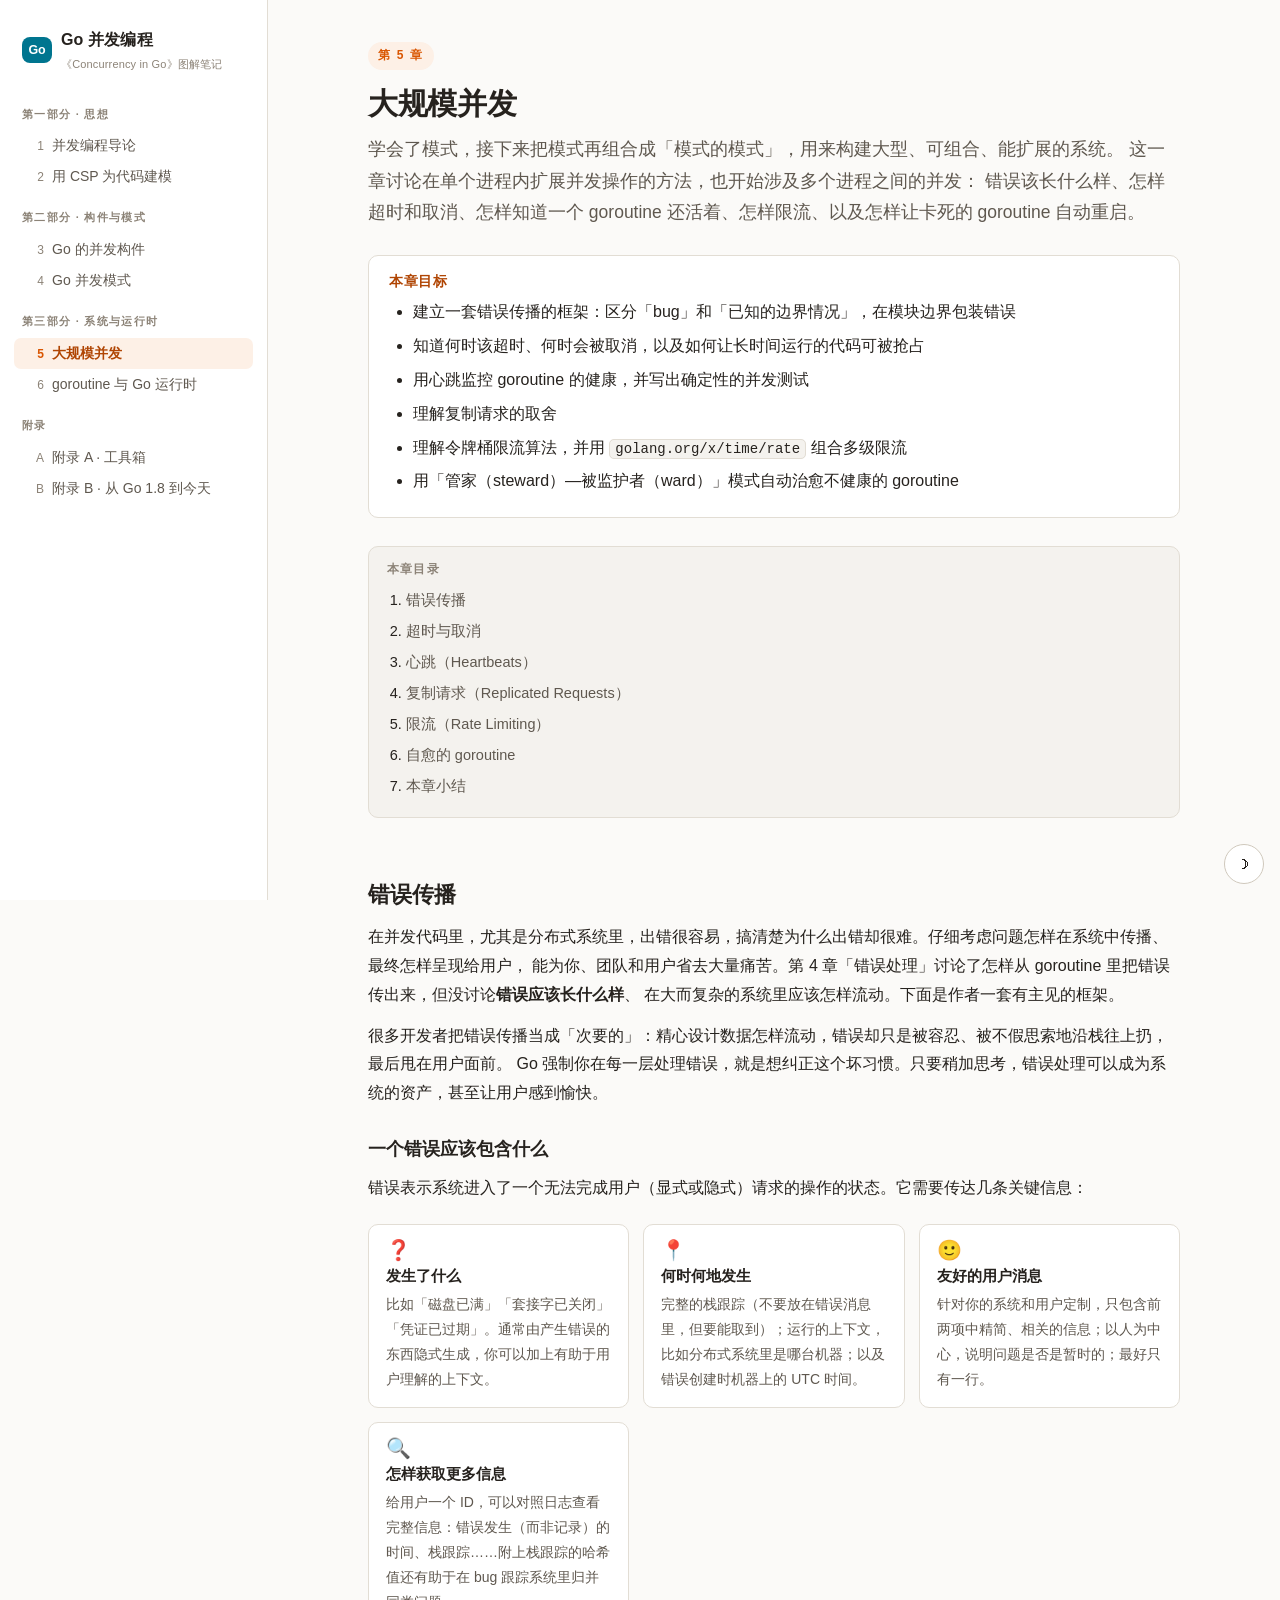
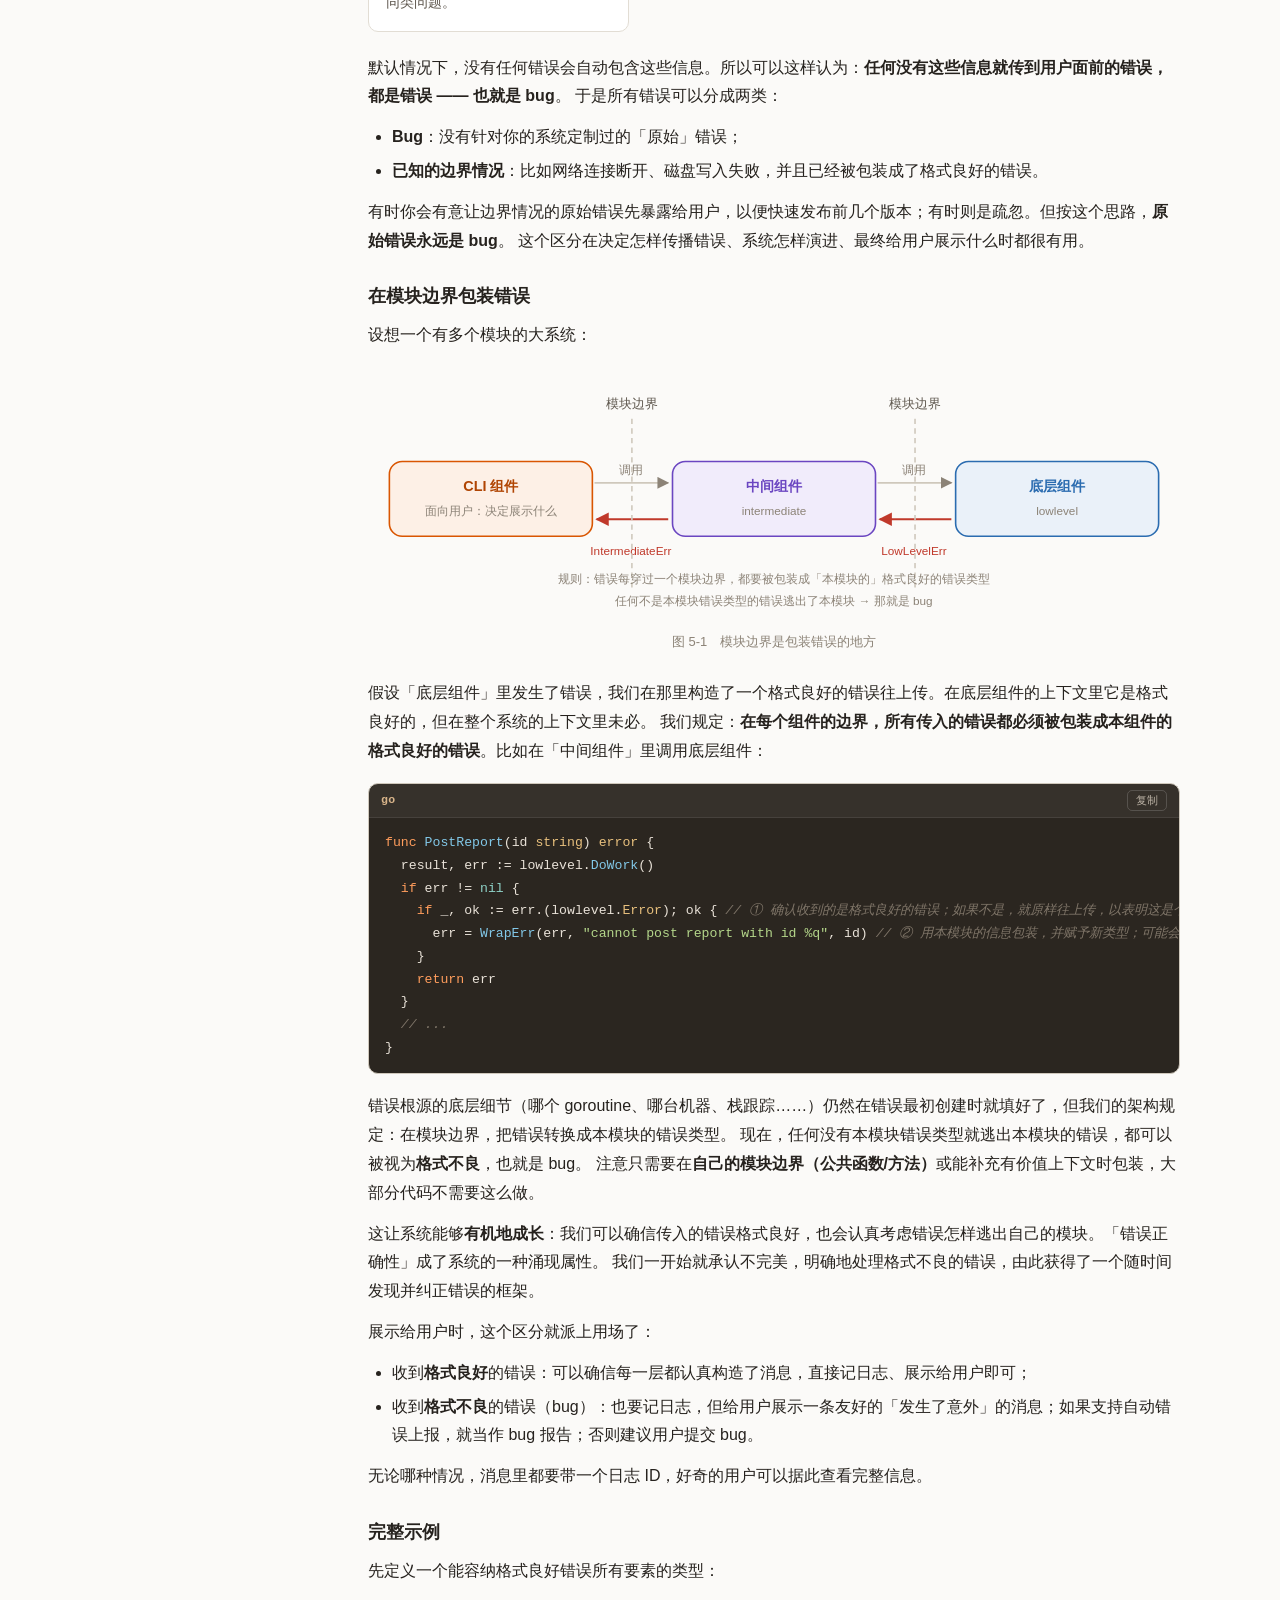
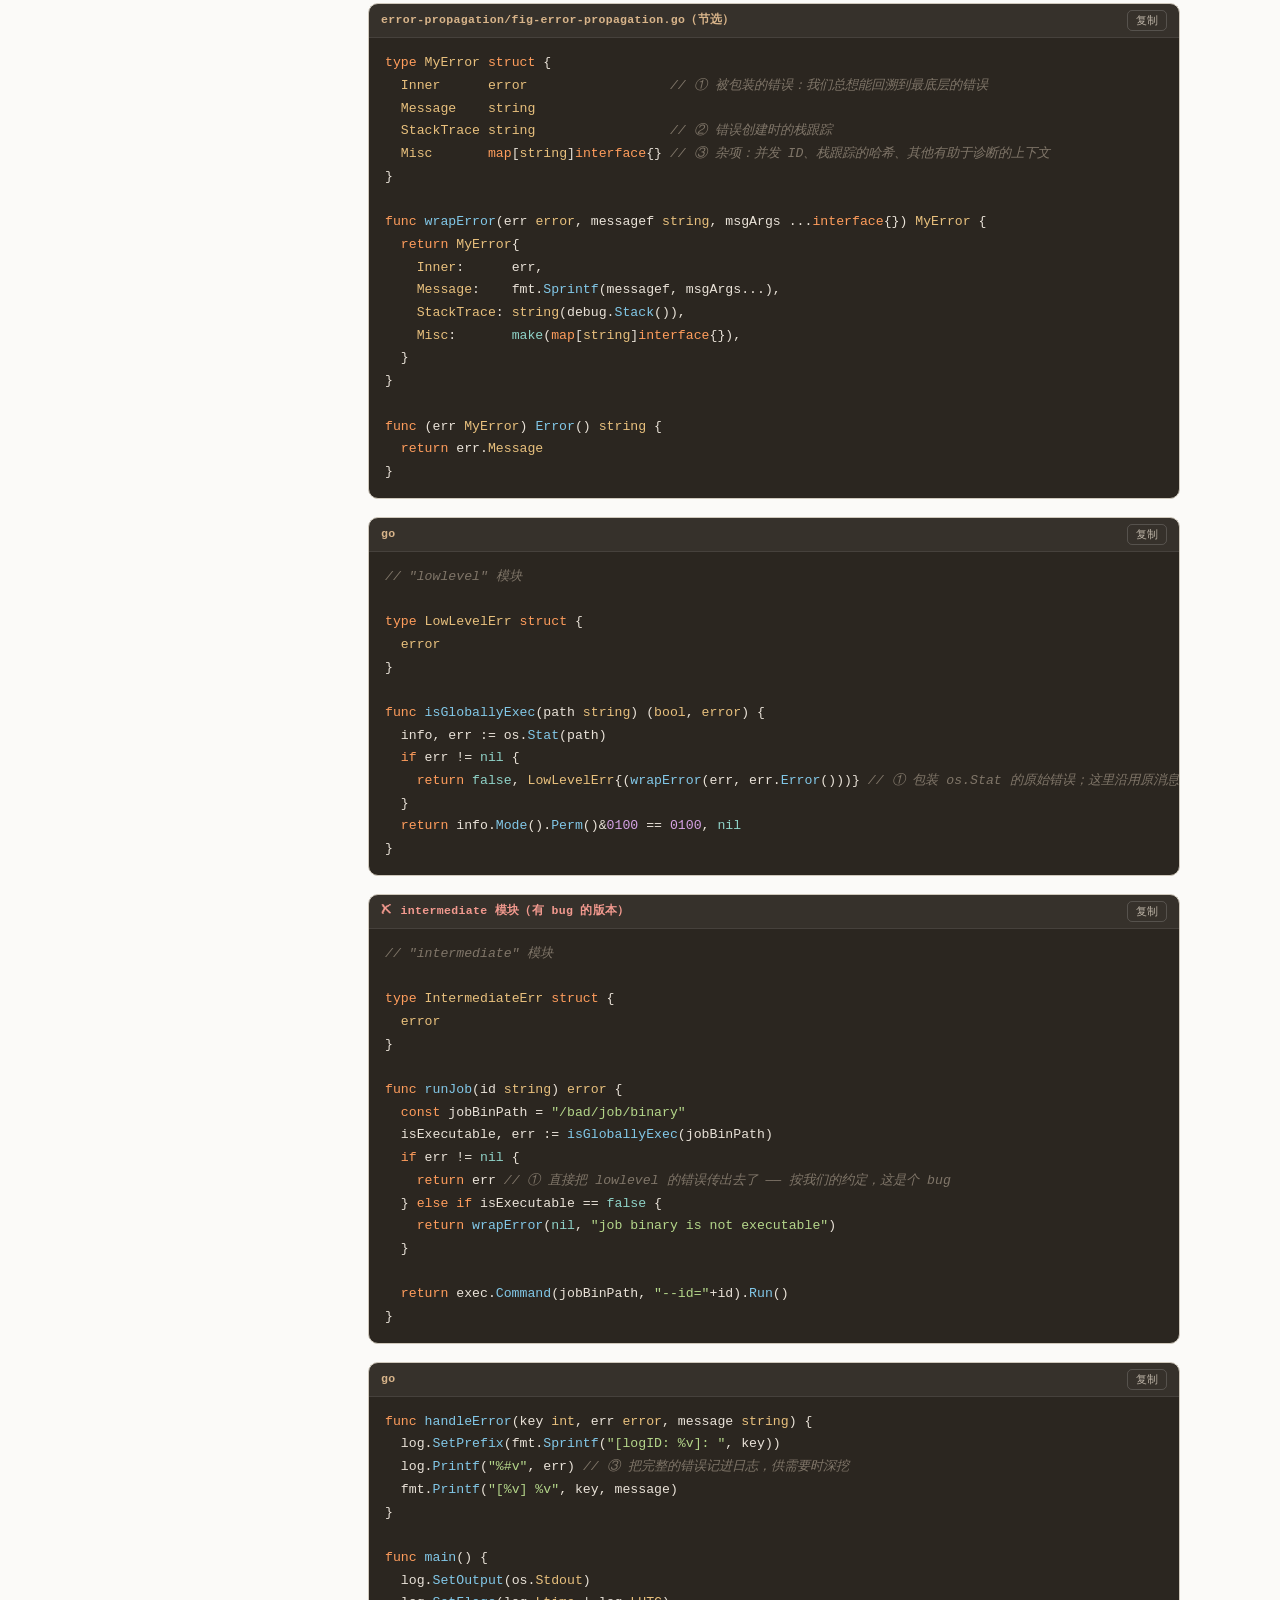
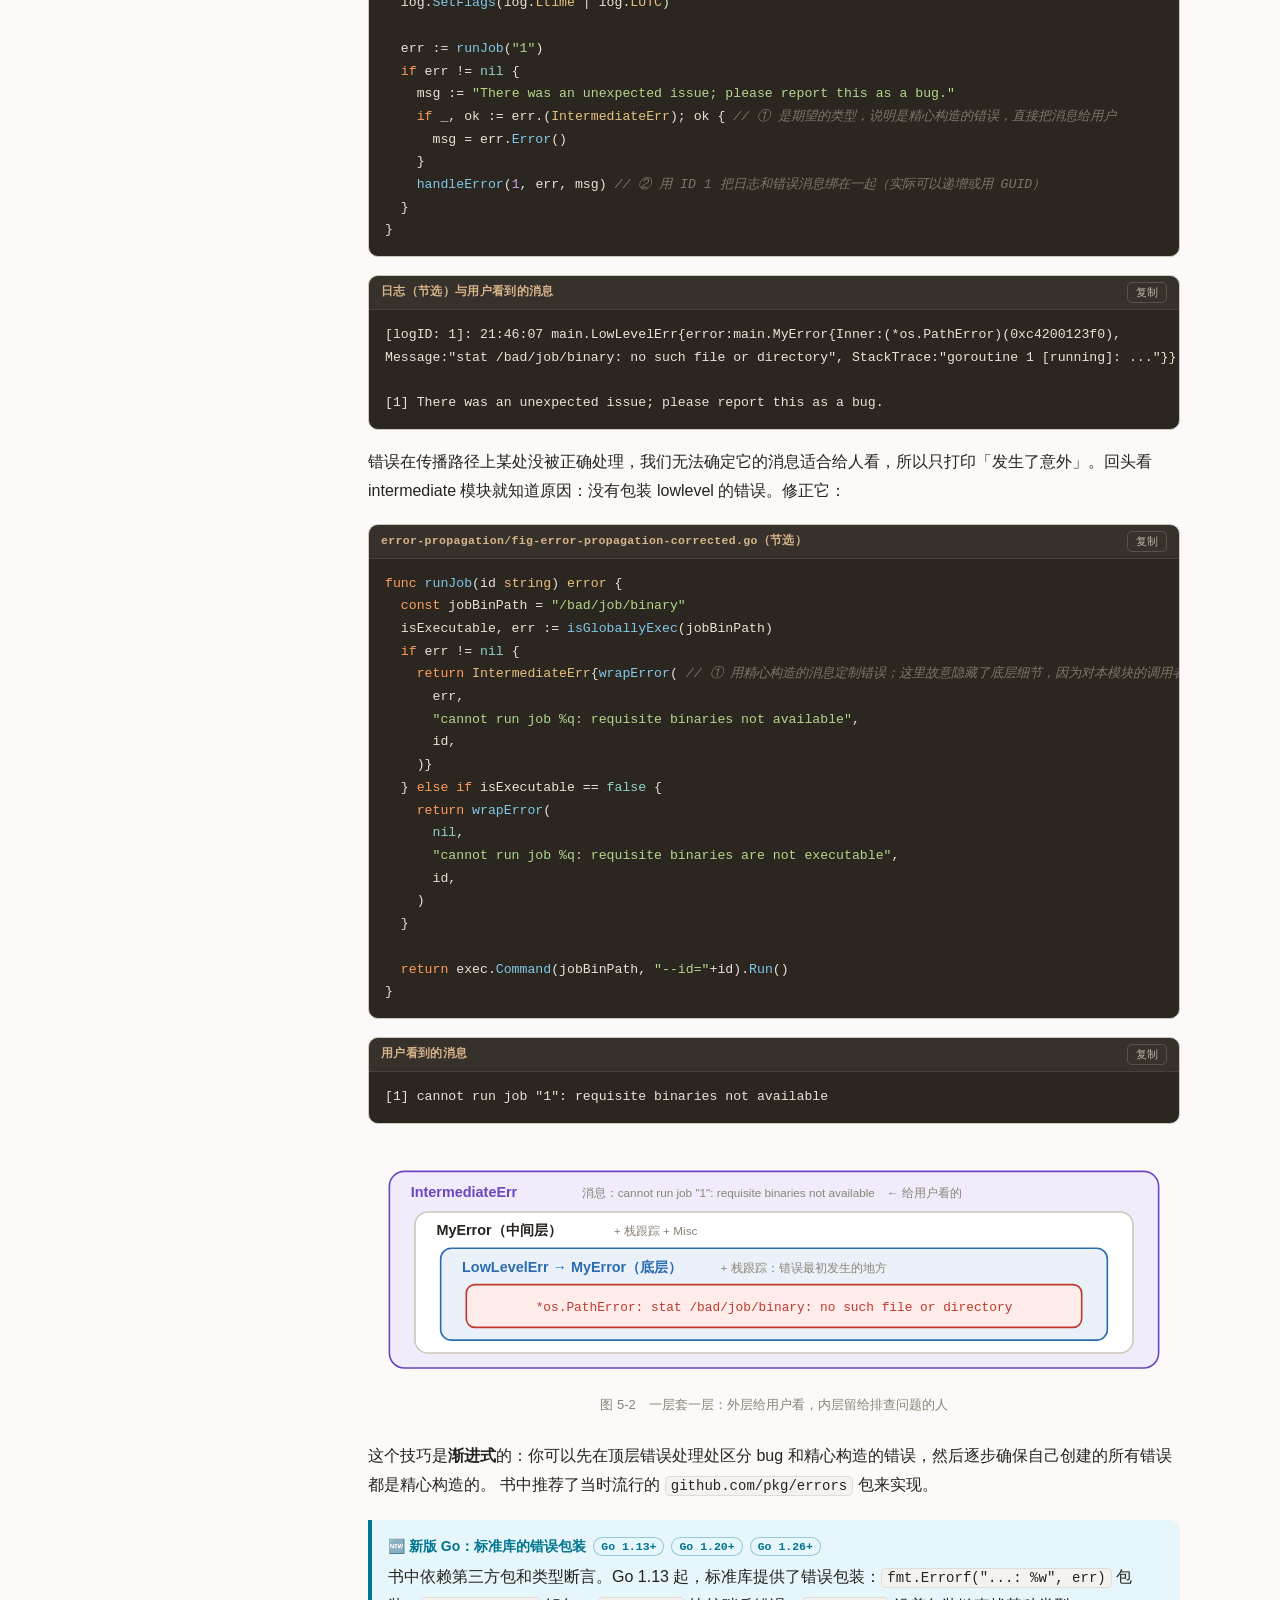
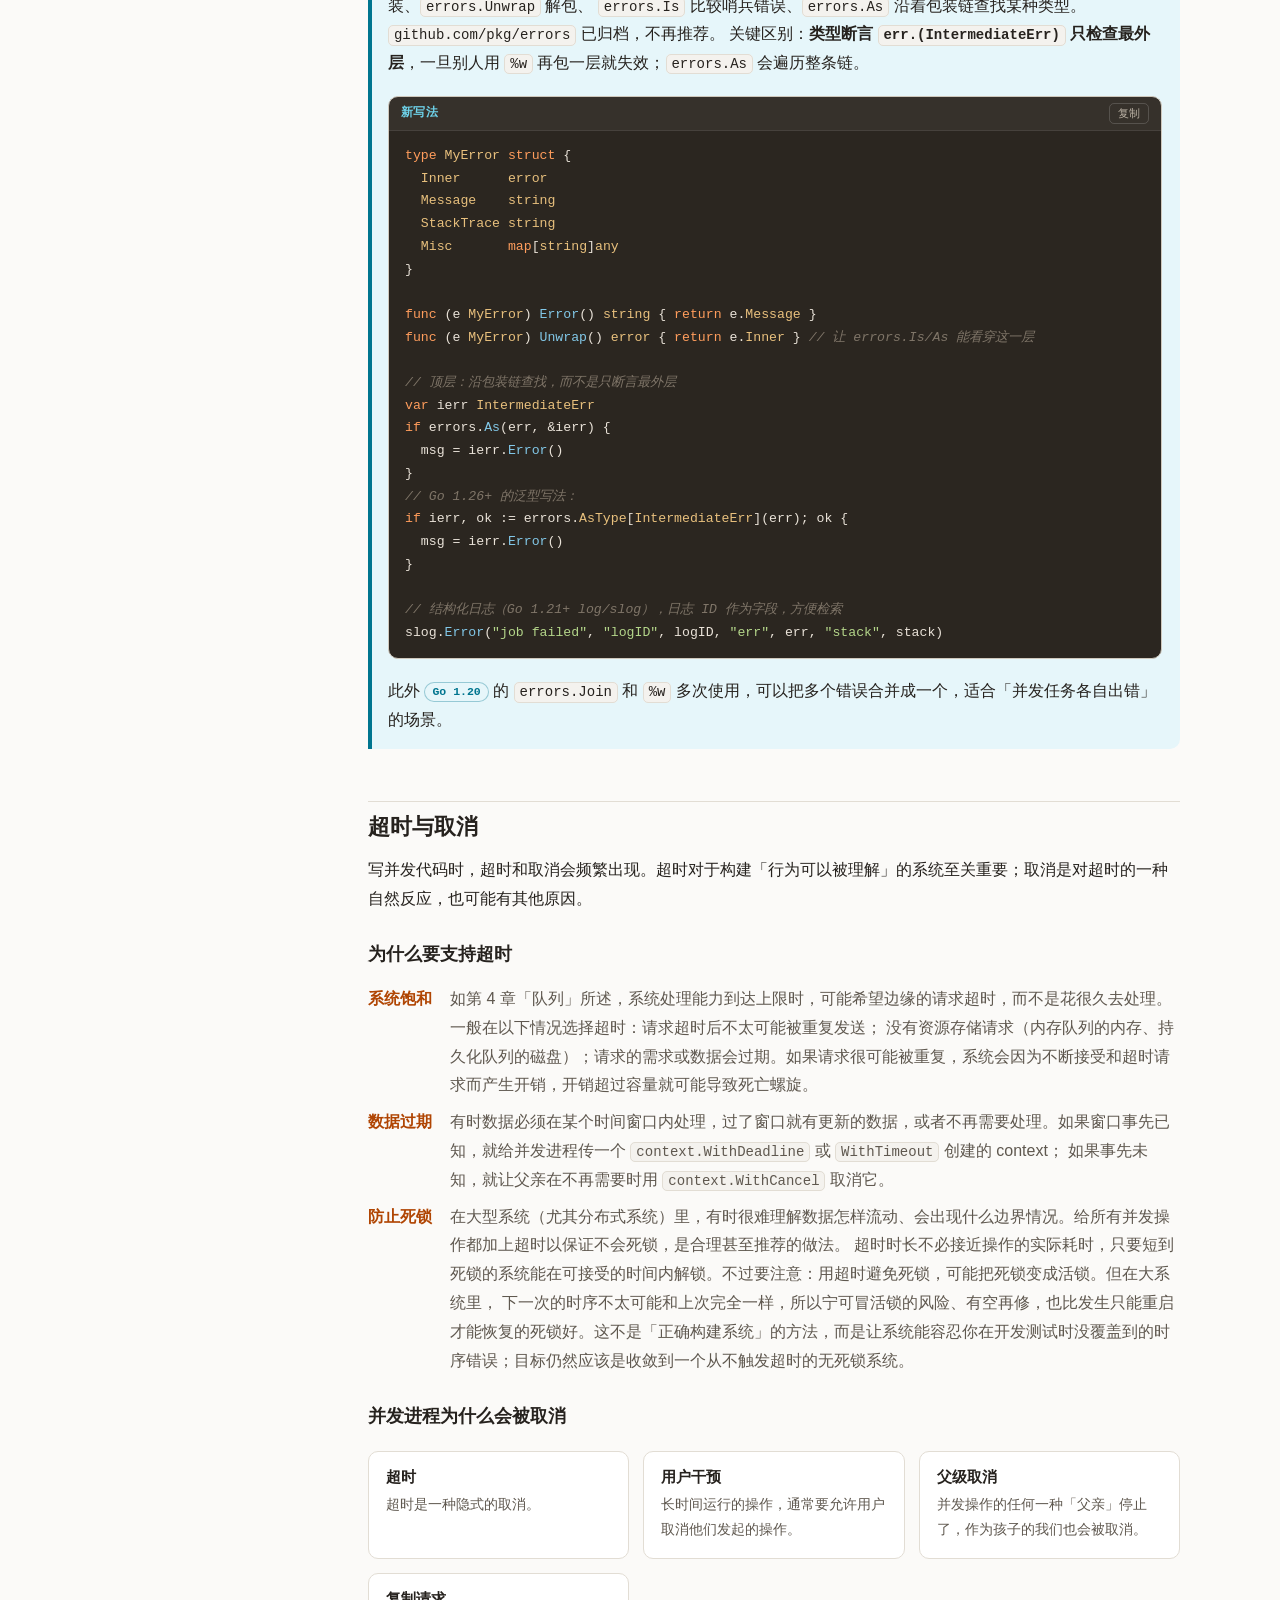
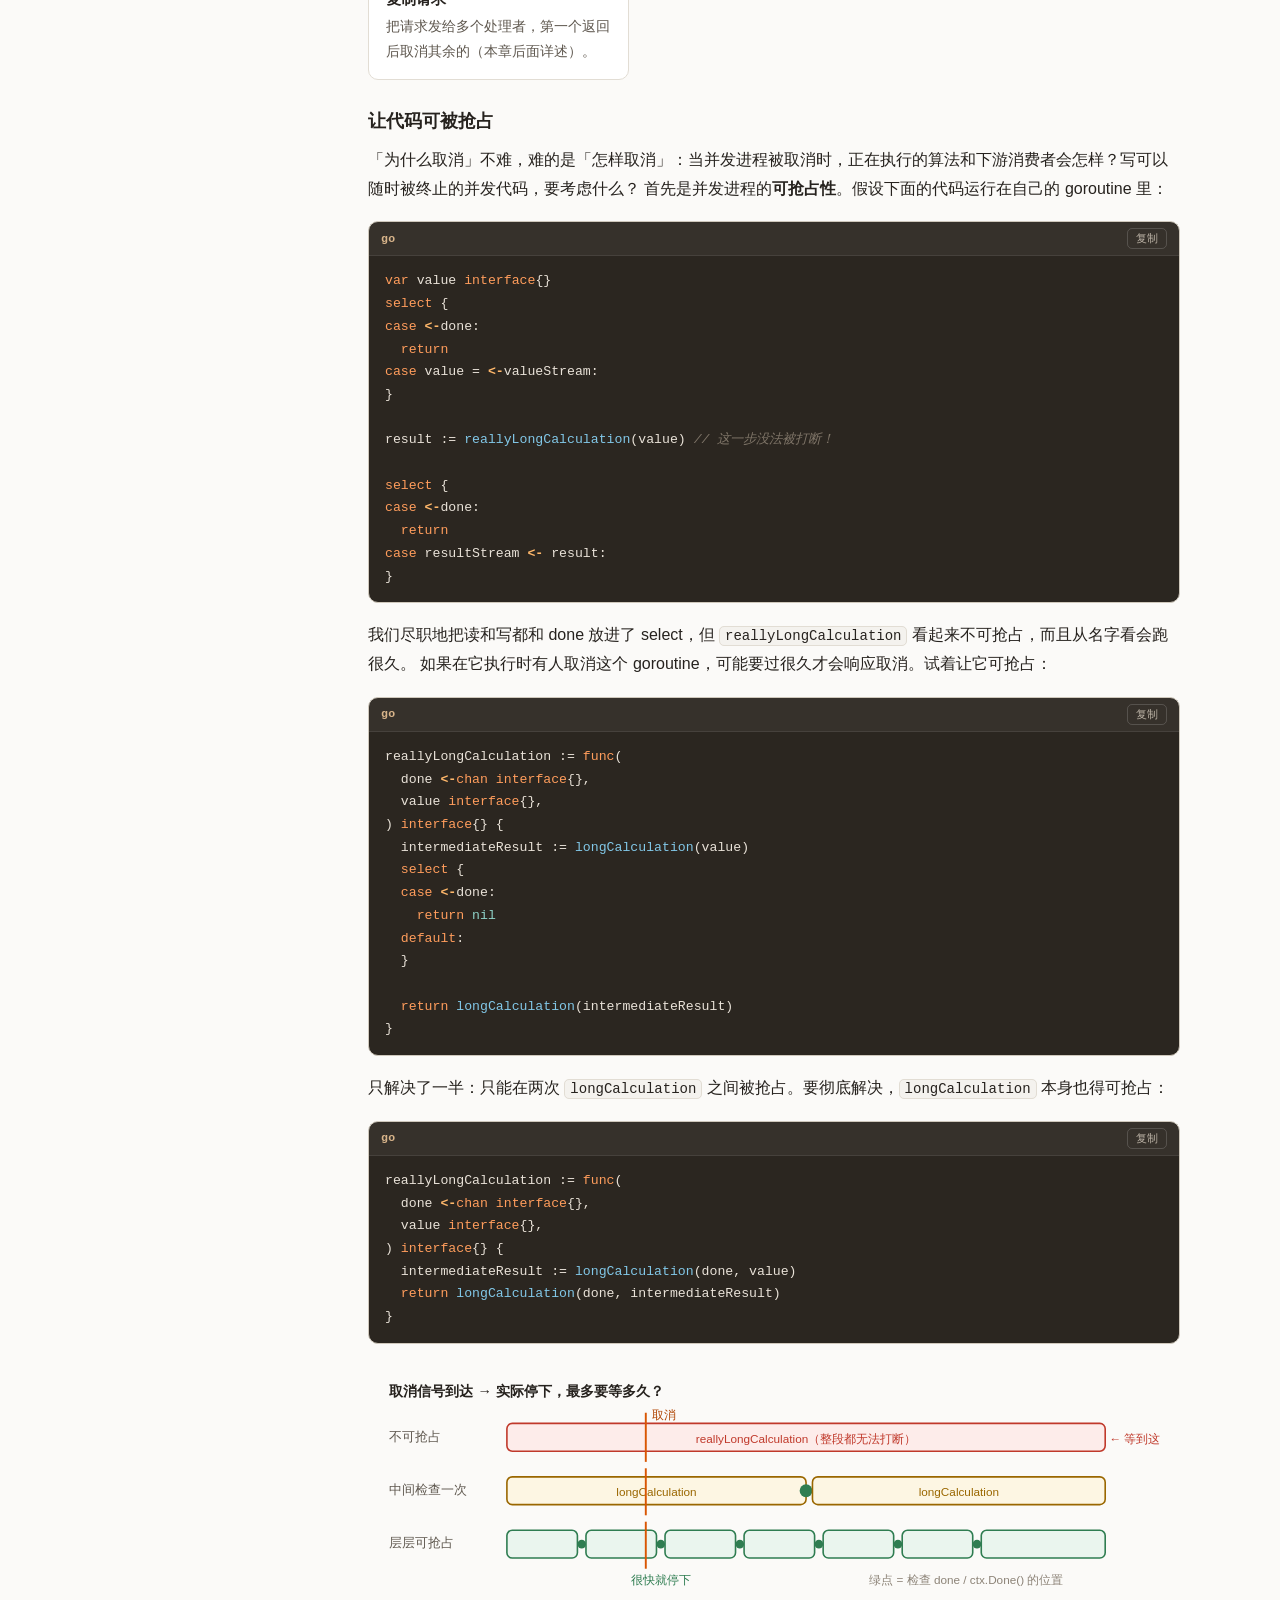
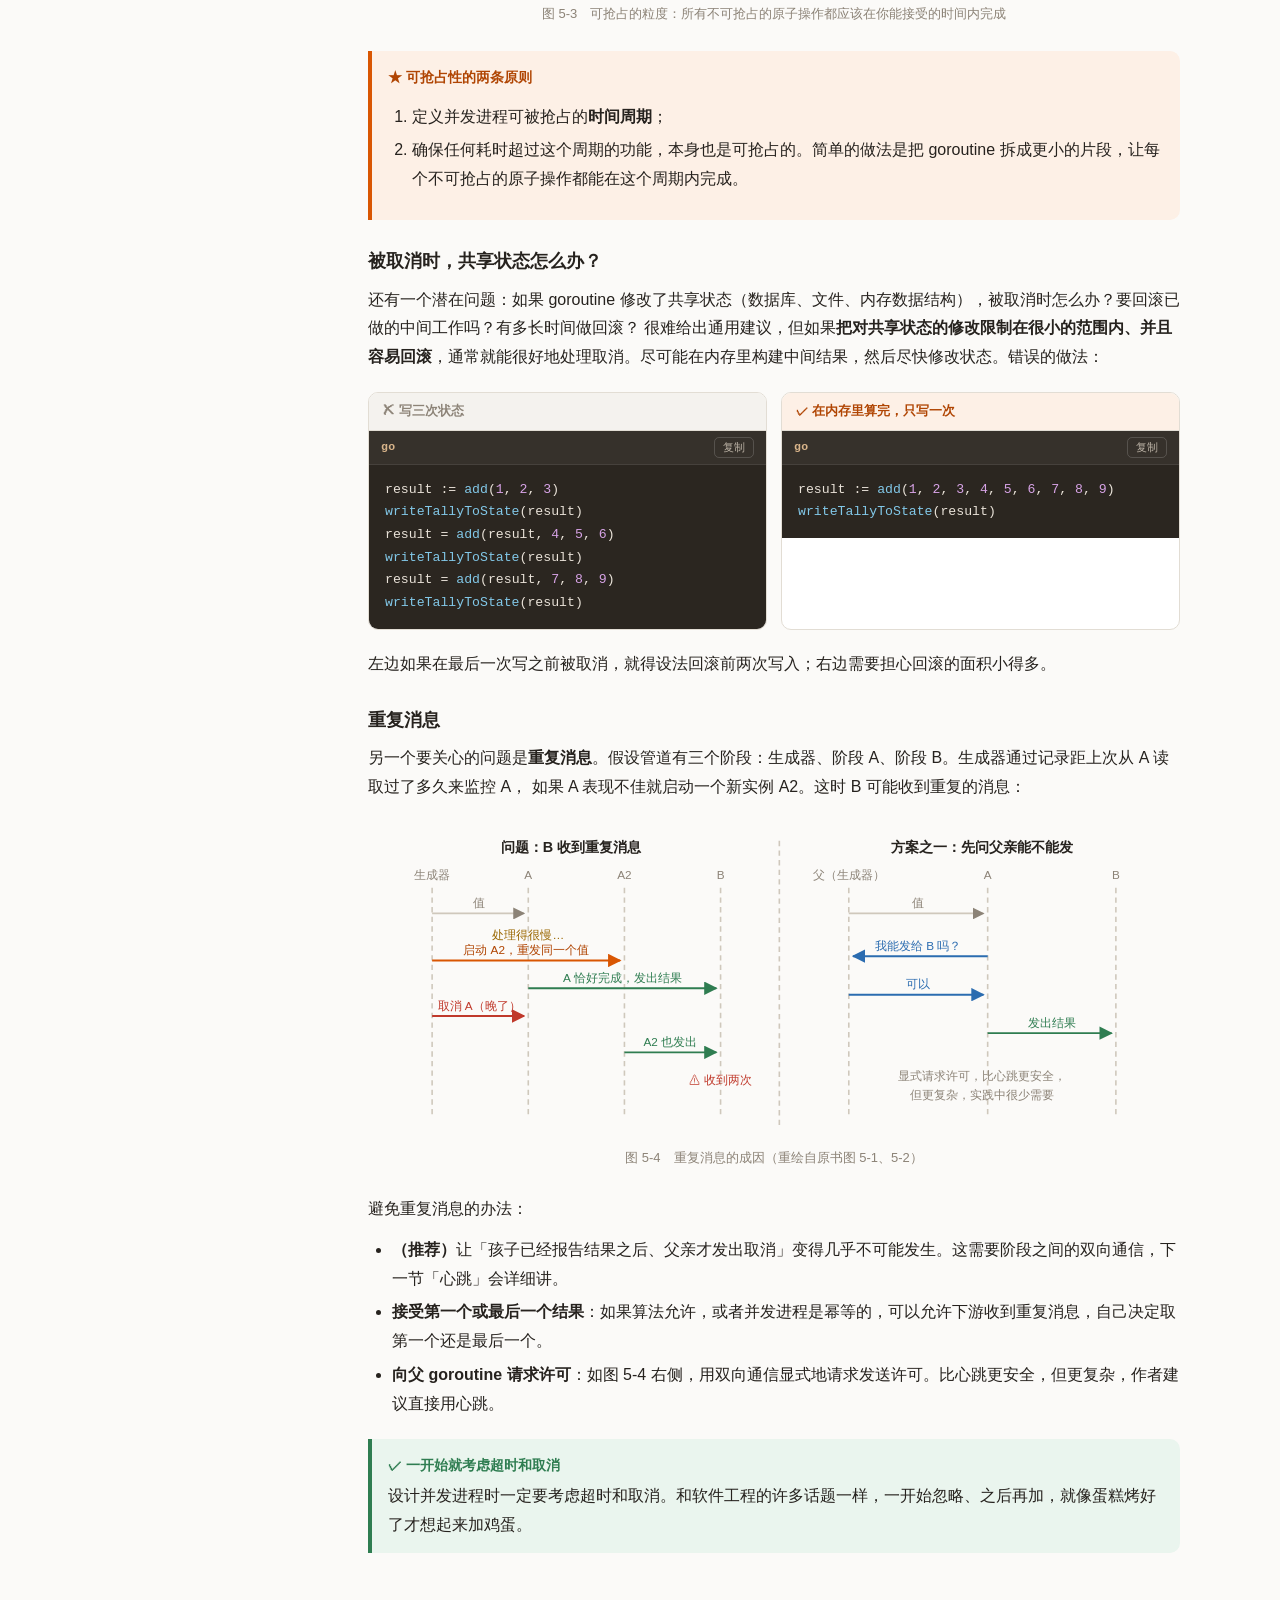
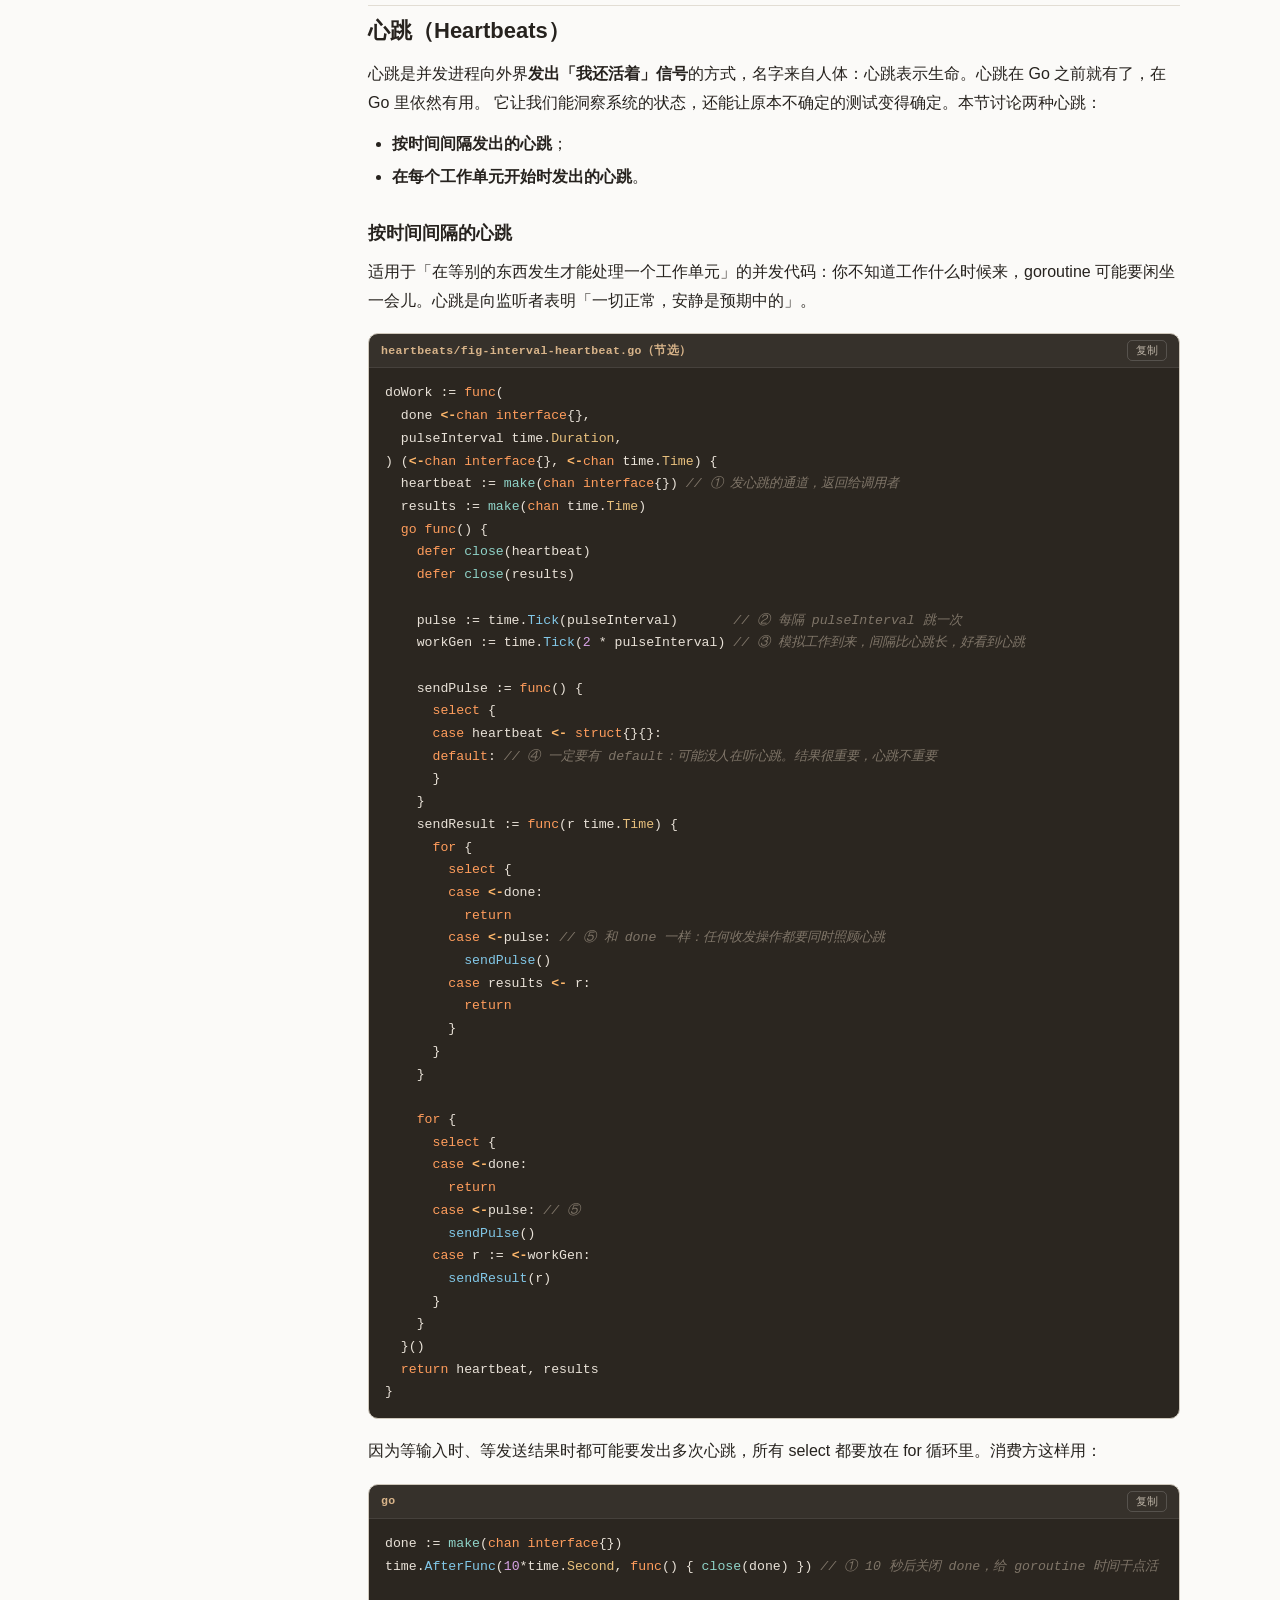
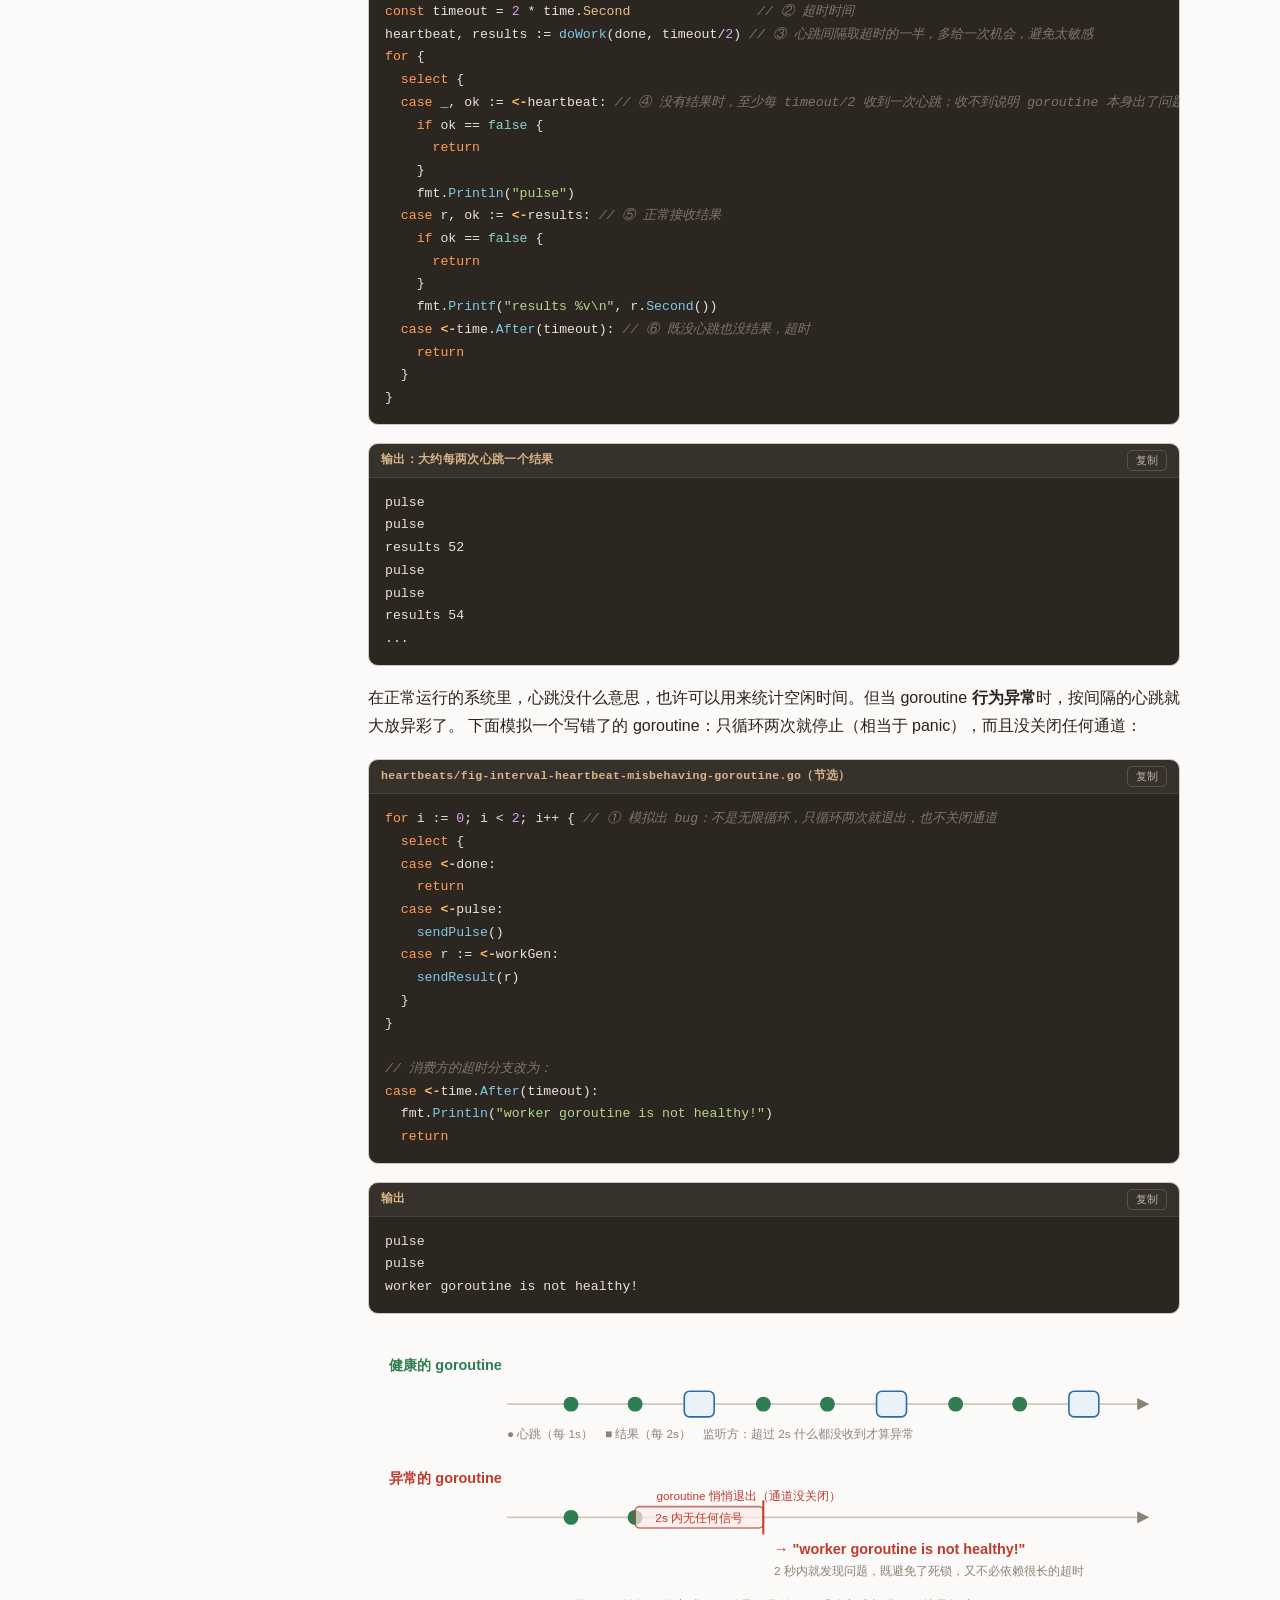
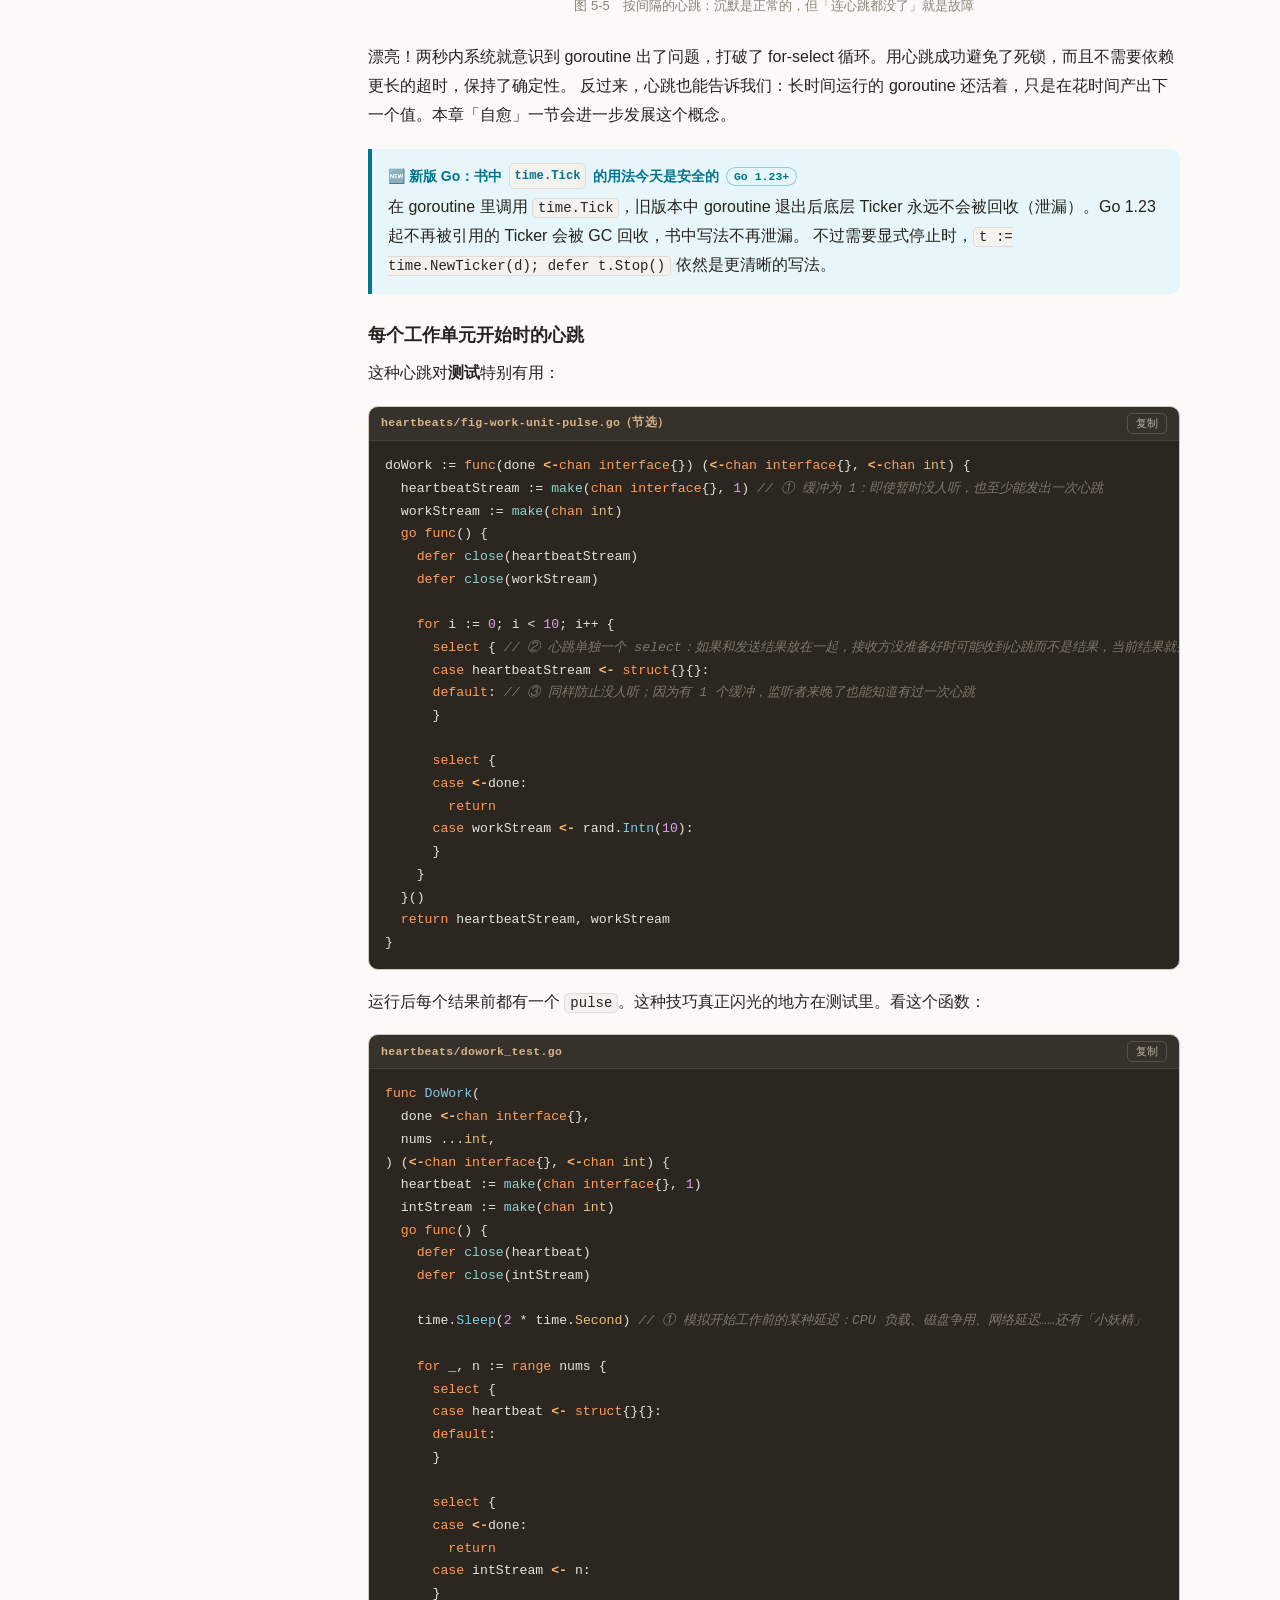
<file: docs/ch05.html>
<!doctype html>
<html lang="zh-CN">
<head>
<meta charset="utf-8">
<meta name="viewport" content="width=device-width,initial-scale=1">
<title>第 5 章 · 大规模并发 — Go 并发编程图解笔记</title>
<link rel="stylesheet" href="assets/style.css">
</head>
<body data-chapter="5">
<div id="app">
<aside id="sidebar"></aside>
<main>

<span class="chapter-eyebrow">第 5 章</span>
<h1>大规模并发</h1>
<p class="lede">
  学会了模式，接下来把模式再组合成「模式的模式」，用来构建大型、可组合、能扩展的系统。
  这一章讨论在单个进程内扩展并发操作的方法，也开始涉及多个进程之间的并发：
  错误该长什么样、怎样超时和取消、怎样知道一个 goroutine 还活着、怎样限流、以及怎样让卡死的 goroutine 自动重启。
</p>

<div class="goals">
  <h4>本章目标</h4>
  <ul>
    <li>建立一套错误传播的框架：区分「bug」和「已知的边界情况」，在模块边界包装错误</li>
    <li>知道何时该超时、何时会被取消，以及如何让长时间运行的代码可被抢占</li>
    <li>用心跳监控 goroutine 的健康，并写出确定性的并发测试</li>
    <li>理解复制请求的取舍</li>
    <li>理解令牌桶限流算法，并用 <code>golang.org/x/time/rate</code> 组合多级限流</li>
    <li>用「管家（steward）—被监护者（ward）」模式自动治愈不健康的 goroutine</li>
  </ul>
</div>

<div id="chapter-toc"></div>

<!-- ============================================================ -->
<h2 id="errors">错误传播</h2>

<p>
  在并发代码里，尤其是分布式系统里，出错很容易，搞清楚为什么出错却很难。仔细考虑问题怎样在系统中传播、最终怎样呈现给用户，
  能为你、团队和用户省去大量痛苦。第 4 章「错误处理」讨论了怎样从 goroutine 里把错误传出来，但没讨论<strong>错误应该长什么样</strong>、
  在大而复杂的系统里应该怎样流动。下面是作者一套有主见的框架。
</p>

<p>
  很多开发者把错误传播当成「次要的」：精心设计数据怎样流动，错误却只是被容忍、被不假思索地沿栈往上扔，最后甩在用户面前。
  Go 强制你在每一层处理错误，就是想纠正这个坏习惯。只要稍加思考，错误处理可以成为系统的资产，甚至让用户感到愉快。
</p>

<h3 id="err-what">一个错误应该包含什么</h3>

<p>错误表示系统进入了一个无法完成用户（显式或隐式）请求的操作的状态。它需要传达几条关键信息：</p>

<div class="cards">
  <div class="card"><span class="ic">&#10067;</span><h4>发生了什么</h4><p>比如「磁盘已满」「套接字已关闭」「凭证已过期」。通常由产生错误的东西隐式生成，你可以加上有助于用户理解的上下文。</p></div>
  <div class="card"><span class="ic">&#128205;</span><h4>何时何地发生</h4><p>完整的栈跟踪（不要放在错误消息里，但要能取到）；运行的上下文，比如分布式系统里是哪台机器；以及错误创建时机器上的 UTC 时间。</p></div>
  <div class="card"><span class="ic">&#128578;</span><h4>友好的用户消息</h4><p>针对你的系统和用户定制，只包含前两项中精简、相关的信息；以人为中心，说明问题是否是暂时的；最好只有一行。</p></div>
  <div class="card"><span class="ic">&#128269;</span><h4>怎样获取更多信息</h4><p>给用户一个 ID，可以对照日志查看完整信息：错误发生（而非记录）的时间、栈跟踪……附上栈跟踪的哈希值还有助于在 bug 跟踪系统里归并同类问题。</p></div>
</div>

<p>
  默认情况下，没有任何错误会自动包含这些信息。所以可以这样认为：<strong>任何没有这些信息就传到用户面前的错误，都是错误 —— 也就是 bug</strong>。
  于是所有错误可以分成两类：
</p>
<ul>
  <li><strong>Bug</strong>：没有针对你的系统定制过的「原始」错误；</li>
  <li><strong>已知的边界情况</strong>：比如网络连接断开、磁盘写入失败，并且已经被包装成了格式良好的错误。</li>
</ul>

<p>
  有时你会有意让边界情况的原始错误先暴露给用户，以便快速发布前几个版本；有时则是疏忽。但按这个思路，<strong>原始错误永远是 bug</strong>。
  这个区分在决定怎样传播错误、系统怎样演进、最终给用户展示什么时都很有用。
</p>

<h3 id="err-boundary">在模块边界包装错误</h3>

<p>设想一个有多个模块的大系统：</p>

<figure>
<svg class="dgm" viewBox="0 0 760 230" role="img" aria-label="错误从底层组件向上穿过中间组件到达用户界面，在每个模块边界被包装">
  <rect class="bx-a" x="20" y="80" width="190" height="70" rx="12"/>
  <text class="ttl on-a" x="115" y="108" text-anchor="middle">CLI 组件</text>
  <text class="sm" x="115" y="130" text-anchor="middle">面向用户：决定展示什么</text>
  <rect class="bx-p" x="285" y="80" width="190" height="70" rx="12"/>
  <text class="ttl on-p" x="380" y="108" text-anchor="middle">中间组件</text>
  <text class="sm" x="380" y="130" text-anchor="middle">intermediate</text>
  <rect class="bx-b" x="550" y="80" width="190" height="70" rx="12"/>
  <text class="ttl on-b" x="645" y="108" text-anchor="middle">底层组件</text>
  <text class="sm" x="645" y="130" text-anchor="middle">lowlevel</text>
  <path class="ln" d="M212 100 H281" marker-end="url(#ar)"/><text class="sm" x="246" y="92" text-anchor="middle">调用</text>
  <path class="ln" d="M477 100 H546" marker-end="url(#ar)"/><text class="sm" x="511" y="92" text-anchor="middle">调用</text>
  <path class="ln-r" d="M546 134 H479" marker-end="url(#ar-r)"/>
  <path class="ln-r" d="M281 134 H214" marker-end="url(#ar-r)"/>
  <text class="sm on-r" x="511" y="168" text-anchor="middle">LowLevelErr</text>
  <text class="sm on-r" x="246" y="168" text-anchor="middle">IntermediateErr</text>
  <path class="ln-d" d="M247 40 V200 M512 40 V200"/>
  <text class="lbl" x="247" y="30" text-anchor="middle">模块边界</text>
  <text class="lbl" x="512" y="30" text-anchor="middle">模块边界</text>
  <text class="sm" x="380" y="194" text-anchor="middle">规则：错误每穿过一个模块边界，都要被包装成「本模块的」格式良好的错误类型</text>
  <text class="sm" x="380" y="214" text-anchor="middle">任何不是本模块错误类型的错误逃出了本模块 → 那就是 bug</text>
</svg>
<figcaption>图 5-1　模块边界是包装错误的地方</figcaption>
</figure>

<p>
  假设「底层组件」里发生了错误，我们在那里构造了一个格式良好的错误往上传。在底层组件的上下文里它是格式良好的，但在整个系统的上下文里未必。
  我们规定：<strong>在每个组件的边界，所有传入的错误都必须被包装成本组件的格式良好的错误</strong>。比如在「中间组件」里调用底层组件：
</p>

<div class="code" data-lang="go">
<pre>
func PostReport(id string) error {
	result, err := lowlevel.DoWork()
	if err != nil {
		if _, ok := err.(lowlevel.Error); ok { // ① 确认收到的是格式良好的错误；如果不是，就原样往上传，以表明这是个 bug
			err = WrapErr(err, "cannot post report with id %q", id) // ② 用本模块的信息包装，并赋予新类型；可能会隐藏一些对用户无关紧要的底层细节
		}
		return err
	}
	// ...
}
</pre>
</div>

<p>
  错误根源的底层细节（哪个 goroutine、哪台机器、栈跟踪……）仍然在错误最初创建时就填好了，但我们的架构规定：在模块边界，把错误转换成本模块的错误类型。
  现在，任何没有本模块错误类型就逃出本模块的错误，都可以被视为<strong>格式不良</strong>，也就是 bug。
  注意只需要在<strong>自己的模块边界（公共函数/方法）</strong>或能补充有价值上下文时包装，大部分代码不需要这么做。
</p>

<p>
  这让系统能够<strong>有机地成长</strong>：我们可以确信传入的错误格式良好，也会认真考虑错误怎样逃出自己的模块。「错误正确性」成了系统的一种涌现属性。
  我们一开始就承认不完美，明确地处理格式不良的错误，由此获得了一个随时间发现并纠正错误的框架。
</p>

<p>展示给用户时，这个区分就派上用场了：</p>
<ul>
  <li>收到<strong>格式良好</strong>的错误：可以确信每一层都认真构造了消息，直接记日志、展示给用户即可；</li>
  <li>收到<strong>格式不良</strong>的错误（bug）：也要记日志，但给用户展示一条友好的「发生了意外」的消息；如果支持自动错误上报，就当作 bug 报告；否则建议用户提交 bug。</li>
</ul>
<p>无论哪种情况，消息里都要带一个日志 ID，好奇的用户可以据此查看完整信息。</p>

<h3 id="err-example">完整示例</h3>

<p>先定义一个能容纳格式良好错误所有要素的类型：</p>

<div class="code" data-lang="go" data-file="error-propagation/fig-error-propagation.go（节选）">
<pre>
type MyError struct {
	Inner      error                  // ① 被包装的错误：我们总想能回溯到最底层的错误
	Message    string
	StackTrace string                 // ② 错误创建时的栈跟踪
	Misc       map[string]interface{} // ③ 杂项：并发 ID、栈跟踪的哈希、其他有助于诊断的上下文
}

func wrapError(err error, messagef string, msgArgs ...interface{}) MyError {
	return MyError{
		Inner:      err,
		Message:    fmt.Sprintf(messagef, msgArgs...),
		StackTrace: string(debug.Stack()),
		Misc:       make(map[string]interface{}),
	}
}

func (err MyError) Error() string {
	return err.Message
}
</pre>
</div>

<div class="code" data-lang="go">
<pre>
// "lowlevel" 模块

type LowLevelErr struct {
	error
}

func isGloballyExec(path string) (bool, error) {
	info, err := os.Stat(path)
	if err != nil {
		return false, LowLevelErr{(wrapError(err, err.Error()))} // ① 包装 os.Stat 的原始错误；这里沿用原消息，不打算隐藏
	}
	return info.Mode().Perm()&amp;0100 == 0100, nil
}
</pre>
</div>

<div class="code" data-lang="go" data-tone="bad" data-file="✗ intermediate 模块（有 bug 的版本）">
<pre>
// "intermediate" 模块

type IntermediateErr struct {
	error
}

func runJob(id string) error {
	const jobBinPath = "/bad/job/binary"
	isExecutable, err := isGloballyExec(jobBinPath)
	if err != nil {
		return err // ① 直接把 lowlevel 的错误传出去了 —— 按我们的约定，这是个 bug
	} else if isExecutable == false {
		return wrapError(nil, "job binary is not executable")
	}

	return exec.Command(jobBinPath, "--id="+id).Run()
}
</pre>
</div>

<div class="code" data-lang="go">
<pre>
func handleError(key int, err error, message string) {
	log.SetPrefix(fmt.Sprintf("[logID: %v]: ", key))
	log.Printf("%#v", err) // ③ 把完整的错误记进日志，供需要时深挖
	fmt.Printf("[%v] %v", key, message)
}

func main() {
	log.SetOutput(os.Stdout)
	log.SetFlags(log.Ltime | log.LUTC)

	err := runJob("1")
	if err != nil {
		msg := "There was an unexpected issue; please report this as a bug."
		if _, ok := err.(IntermediateErr); ok { // ① 是期望的类型，说明是精心构造的错误，直接把消息给用户
			msg = err.Error()
		}
		handleError(1, err, msg) // ② 用 ID 1 把日志和错误消息绑在一起（实际可以递增或用 GUID）
	}
}
</pre>
</div>

<div class="code" data-lang="text" data-file="日志（节选）与用户看到的消息">
<pre>
[logID: 1]: 21:46:07 main.LowLevelErr{error:main.MyError{Inner:(*os.PathError)(0xc4200123f0),
Message:"stat /bad/job/binary: no such file or directory", StackTrace:"goroutine 1 [running]: ..."}}

[1] There was an unexpected issue; please report this as a bug.
</pre>
</div>

<p>
  错误在传播路径上某处没被正确处理，我们无法确定它的消息适合给人看，所以只打印「发生了意外」。回头看 intermediate 模块就知道原因：没有包装 lowlevel 的错误。修正它：
</p>

<div class="code" data-lang="go" data-file="error-propagation/fig-error-propagation-corrected.go（节选）">
<pre>
func runJob(id string) error {
	const jobBinPath = "/bad/job/binary"
	isExecutable, err := isGloballyExec(jobBinPath)
	if err != nil {
		return IntermediateErr{wrapError( // ① 用精心构造的消息定制错误；这里故意隐藏了底层细节，因为对本模块的调用者不重要
			err,
			"cannot run job %q: requisite binaries not available",
			id,
		)}
	} else if isExecutable == false {
		return wrapError(
			nil,
			"cannot run job %q: requisite binaries are not executable",
			id,
		)
	}

	return exec.Command(jobBinPath, "--id="+id).Run()
}
</pre>
</div>

<div class="code" data-lang="text" data-file="用户看到的消息">
<pre>
[1] cannot run job "1": requisite binaries not available
</pre>
</div>

<figure>
<svg class="dgm" viewBox="0 0 760 220" role="img" aria-label="修正后的错误层层包装结构">
  <rect class="bx-p" x="20" y="20" width="720" height="184" rx="14"/>
  <text class="ttl on-p" x="40" y="44">IntermediateErr</text>
  <text class="sm" x="200" y="44">消息：cannot run job "1": requisite binaries not available　← 给用户看的</text>
  <rect class="bx" x="44" y="58" width="672" height="132" rx="12"/>
  <text class="ttl" x="64" y="80">MyError（中间层）</text><text class="sm" x="230" y="80">+ 栈跟踪 + Misc</text>
  <rect class="bx-b" x="68" y="92" width="624" height="86" rx="10"/>
  <text class="ttl on-b" x="88" y="114">LowLevelErr → MyError（底层）</text><text class="sm" x="330" y="114">+ 栈跟踪：错误最初发生的地方</text>
  <rect class="bx-r" x="92" y="126" width="576" height="40" rx="8"/>
  <text class="mono on-r" x="380" y="151" text-anchor="middle">*os.PathError: stat /bad/job/binary: no such file or directory</text>
</svg>
<figcaption>图 5-2　一层套一层：外层给用户看，内层留给排查问题的人</figcaption>
</figure>

<p>
  这个技巧是<strong>渐进式</strong>的：你可以先在顶层错误处理处区分 bug 和精心构造的错误，然后逐步确保自己创建的所有错误都是精心构造的。
  书中推荐了当时流行的 <code>github.com/pkg/errors</code> 包来实现。
</p>

<div class="box modern">
  <div class="t">&#127381; 新版 Go：标准库的错误包装 <span class="ver">Go 1.13+</span><span class="ver">Go 1.20+</span><span class="ver">Go 1.26+</span></div>
  <p>
    书中依赖第三方包和类型断言。Go 1.13 起，标准库提供了错误包装：<code>fmt.Errorf("...: %w", err)</code> 包装、<code>errors.Unwrap</code> 解包、
    <code>errors.Is</code> 比较哨兵错误、<code>errors.As</code> 沿着包装链查找某种类型。<code>github.com/pkg/errors</code> 已归档，不再推荐。
    关键区别：<strong>类型断言 <code>err.(IntermediateErr)</code> 只检查最外层</strong>，一旦别人用 <code>%w</code> 再包一层就失效；<code>errors.As</code> 会遍历整条链。
  </p>
  <div class="code" data-lang="go" data-tone="modern" data-file="新写法">
<pre>
type MyError struct {
	Inner      error
	Message    string
	StackTrace string
	Misc       map[string]any
}

func (e MyError) Error() string { return e.Message }
func (e MyError) Unwrap() error { return e.Inner } // 让 errors.Is/As 能看穿这一层

// 顶层：沿包装链查找，而不是只断言最外层
var ierr IntermediateErr
if errors.As(err, &amp;ierr) {
	msg = ierr.Error()
}
// Go 1.26+ 的泛型写法：
if ierr, ok := errors.AsType[IntermediateErr](err); ok {
	msg = ierr.Error()
}

// 结构化日志（Go 1.21+ log/slog），日志 ID 作为字段，方便检索
slog.Error("job failed", "logID", logID, "err", err, "stack", stack)
</pre>
  </div>
  <p>此外 <span class="ver">Go 1.20</span> 的 <code>errors.Join</code> 和 <code>%w</code> 多次使用，可以把多个错误合并成一个，适合「并发任务各自出错」的场景。</p>
</div>

<!-- ============================================================ -->
<h2 id="timeouts">超时与取消</h2>

<p>
  写并发代码时，超时和取消会频繁出现。超时对于构建「行为可以被理解」的系统至关重要；取消是对超时的一种自然反应，也可能有其他原因。
</p>

<h3 id="why-timeout">为什么要支持超时</h3>

<dl class="terms">
  <dt>系统饱和</dt>
  <dd>
    如第 4 章「队列」所述，系统处理能力到达上限时，可能希望边缘的请求超时，而不是花很久去处理。一般在以下情况选择超时：请求超时后不太可能被重复发送；
    没有资源存储请求（内存队列的内存、持久化队列的磁盘）；请求的需求或数据会过期。如果请求很可能被重复，系统会因为不断接受和超时请求而产生开销，开销超过容量就可能导致死亡螺旋。
  </dd>
  <dt>数据过期</dt>
  <dd>
    有时数据必须在某个时间窗口内处理，过了窗口就有更新的数据，或者不再需要处理。如果窗口事先已知，就给并发进程传一个 <code>context.WithDeadline</code> 或 <code>WithTimeout</code> 创建的 context；
    如果事先未知，就让父亲在不再需要时用 <code>context.WithCancel</code> 取消它。
  </dd>
  <dt>防止死锁</dt>
  <dd>
    在大型系统（尤其分布式系统）里，有时很难理解数据怎样流动、会出现什么边界情况。给所有并发操作都加上超时以保证不会死锁，是合理甚至推荐的做法。
    超时时长不必接近操作的实际耗时，只要短到死锁的系统能在可接受的时间内解锁。不过要注意：用超时避免死锁，可能把死锁变成活锁。但在大系统里，
    下一次的时序不太可能和上次完全一样，所以宁可冒活锁的风险、有空再修，也比发生只能重启才能恢复的死锁好。这不是「正确构建系统」的方法，而是让系统能容忍你在开发测试时没覆盖到的时序错误；目标仍然应该是收敛到一个从不触发超时的无死锁系统。
  </dd>
</dl>

<h3 id="why-cancel">并发进程为什么会被取消</h3>

<div class="cards">
  <div class="card"><h4>超时</h4><p>超时是一种隐式的取消。</p></div>
  <div class="card"><h4>用户干预</h4><p>长时间运行的操作，通常要允许用户取消他们发起的操作。</p></div>
  <div class="card"><h4>父级取消</h4><p>并发操作的任何一种「父亲」停止了，作为孩子的我们也会被取消。</p></div>
  <div class="card"><h4>复制请求</h4><p>把请求发给多个处理者，第一个返回后取消其余的（本章后面详述）。</p></div>
</div>

<h3 id="preemptable">让代码可被抢占</h3>

<p>
  「为什么取消」不难，难的是「怎样取消」：当并发进程被取消时，正在执行的算法和下游消费者会怎样？写可以随时被终止的并发代码，要考虑什么？
  首先是并发进程的<strong>可抢占性</strong>。假设下面的代码运行在自己的 goroutine 里：
</p>

<div class="code" data-lang="go">
<pre>
var value interface{}
select {
case &lt;-done:
	return
case value = &lt;-valueStream:
}

result := reallyLongCalculation(value) // 这一步没法被打断！

select {
case &lt;-done:
	return
case resultStream &lt;- result:
}
</pre>
</div>

<p>
  我们尽职地把读和写都和 done 放进了 select，但 <code>reallyLongCalculation</code> 看起来不可抢占，而且从名字看会跑很久。
  如果在它执行时有人取消这个 goroutine，可能要过很久才会响应取消。试着让它可抢占：
</p>

<div class="code" data-lang="go">
<pre>
reallyLongCalculation := func(
	done &lt;-chan interface{},
	value interface{},
) interface{} {
	intermediateResult := longCalculation(value)
	select {
	case &lt;-done:
		return nil
	default:
	}

	return longCalculation(intermediateResult)
}
</pre>
</div>

<p>只解决了一半：只能在两次 <code>longCalculation</code> 之间被抢占。要彻底解决，<code>longCalculation</code> 本身也得可抢占：</p>

<div class="code" data-lang="go">
<pre>
reallyLongCalculation := func(
	done &lt;-chan interface{},
	value interface{},
) interface{} {
	intermediateResult := longCalculation(done, value)
	return longCalculation(done, intermediateResult)
}
</pre>
</div>

<figure>
<svg class="dgm" viewBox="0 0 760 210" role="img" aria-label="检查 done 的间隔决定了响应取消的最长延迟">
  <text class="ttl" x="20" y="24">取消信号到达 → 实际停下，最多要等多久？</text>
  <text class="lbl" x="20" y="66">不可抢占</text>
  <rect class="bx-r" x="130" y="50" width="560" height="26" rx="5"/><text class="sm on-r" x="410" y="68" text-anchor="middle">reallyLongCalculation（整段都无法打断）</text>
  <path class="ln-a" d="M260 40 V86"/><text class="sm on-a" x="266" y="46">取消</text>
  <text class="sm on-r" x="694" y="68">← 等到这</text>

  <text class="lbl" x="20" y="116">中间检查一次</text>
  <rect class="bx-y" x="130" y="100" width="280" height="26" rx="5"/><text class="sm on-y" x="270" y="118" text-anchor="middle">longCalculation</text>
  <circle class="dot-g" cx="410" cy="113" r="6"/>
  <rect class="bx-y" x="416" y="100" width="274" height="26" rx="5"/><text class="sm on-y" x="553" y="118" text-anchor="middle">longCalculation</text>
  <path class="ln-a" d="M260 92 V136"/>

  <text class="lbl" x="20" y="166">层层可抢占</text>
  <g>
    <rect class="bx-g" x="130" y="150" width="66" height="26" rx="5"/><circle class="dot-g" cx="200" cy="163" r="4"/>
    <rect class="bx-g" x="204" y="150" width="66" height="26" rx="5"/><circle class="dot-g" cx="274" cy="163" r="4"/>
    <rect class="bx-g" x="278" y="150" width="66" height="26" rx="5"/><circle class="dot-g" cx="348" cy="163" r="4"/>
    <rect class="bx-g" x="352" y="150" width="66" height="26" rx="5"/><circle class="dot-g" cx="422" cy="163" r="4"/>
    <rect class="bx-g" x="426" y="150" width="66" height="26" rx="5"/><circle class="dot-g" cx="496" cy="163" r="4"/>
    <rect class="bx-g" x="500" y="150" width="66" height="26" rx="5"/><circle class="dot-g" cx="570" cy="163" r="4"/>
    <rect class="bx-g" x="574" y="150" width="116" height="26" rx="5"/>
  </g>
  <path class="ln-a" d="M260 142 V186"/>
  <text class="sm on-g" x="274" y="200" text-anchor="middle">很快就停下</text>
  <text class="sm" x="560" y="200" text-anchor="middle">绿点 = 检查 done / ctx.Done() 的位置</text>
</svg>
<figcaption>图 5-3　可抢占的粒度：所有不可抢占的原子操作都应该在你能接受的时间内完成</figcaption>
</figure>

<div class="box key">
  <div class="t">&#9733; 可抢占性的两条原则</div>
  <ol>
    <li>定义并发进程可被抢占的<strong>时间周期</strong>；</li>
    <li>确保任何耗时超过这个周期的功能，本身也是可抢占的。简单的做法是把 goroutine 拆成更小的片段，让每个不可抢占的原子操作都能在这个周期内完成。</li>
  </ol>
</div>

<h3 id="rollback">被取消时，共享状态怎么办？</h3>

<p>
  还有一个潜在问题：如果 goroutine 修改了共享状态（数据库、文件、内存数据结构），被取消时怎么办？要回滚已做的中间工作吗？有多长时间做回滚？
  很难给出通用建议，但如果<strong>把对共享状态的修改限制在很小的范围内、并且容易回滚</strong>，通常就能很好地处理取消。尽可能在内存里构建中间结果，然后尽快修改状态。错误的做法：
</p>

<div class="vs">
  <div class="old"><div class="h">✗ 写三次状态</div>
<div class="code" data-lang="go"><pre>
result := add(1, 2, 3)
writeTallyToState(result)
result = add(result, 4, 5, 6)
writeTallyToState(result)
result = add(result, 7, 8, 9)
writeTallyToState(result)
</pre></div></div>
  <div class="new"><div class="h">✓ 在内存里算完，只写一次</div>
<div class="code" data-lang="go"><pre>
result := add(1, 2, 3, 4, 5, 6, 7, 8, 9)
writeTallyToState(result)
</pre></div></div>
</div>

<p>左边如果在最后一次写之前被取消，就得设法回滚前两次写入；右边需要担心回滚的面积小得多。</p>

<h3 id="duplicates">重复消息</h3>

<p>
  另一个要关心的问题是<strong>重复消息</strong>。假设管道有三个阶段：生成器、阶段 A、阶段 B。生成器通过记录距上次从 A 读取过了多久来监控 A，
  如果 A 表现不佳就启动一个新实例 A2。这时 B 可能收到重复的消息：
</p>

<figure>
<svg class="dgm" viewBox="0 0 760 290" role="img" aria-label="取消信号在阶段 A 已经发出结果之后才到达，导致阶段 B 收到重复消息；以及向父级请求许可的方案">
  <text class="ttl" x="190" y="22" text-anchor="middle">问题：B 收到重复消息</text>
  <text class="ttl" x="575" y="22" text-anchor="middle">方案之一：先问父亲能不能发</text>
  <path class="ln-d" d="M385 12 V280"/>
  <!-- 左 -->
  <text class="sm" x="60" y="48" text-anchor="middle">生成器</text><text class="sm" x="150" y="48" text-anchor="middle">A</text>
  <text class="sm" x="240" y="48" text-anchor="middle">A2</text><text class="sm" x="330" y="48" text-anchor="middle">B</text>
  <path class="ln-d" d="M60 56 V270 M150 56 V270 M240 56 V270 M330 56 V270"/>
  <path class="ln" d="M60 80 H146" marker-end="url(#ar)"/><text class="sm" x="104" y="74" text-anchor="middle">值</text>
  <text class="sm on-y" x="150" y="104" text-anchor="middle">处理得很慢…</text>
  <path class="ln-a" d="M60 124 H236" marker-end="url(#ar-a)"/><text class="sm on-a" x="148" y="118" text-anchor="middle">启动 A2，重发同一个值</text>
  <path class="ln-g" d="M150 150 H326" marker-end="url(#ar-g)"/><text class="sm on-g" x="238" y="144" text-anchor="middle">A 恰好完成，发出结果</text>
  <path class="ln-r" d="M60 176 H146" marker-end="url(#ar-r)"/><text class="sm on-r" x="104" y="170" text-anchor="middle">取消 A（晚了）</text>
  <path class="ln-g" d="M240 210 H326" marker-end="url(#ar-g)"/><text class="sm on-g" x="283" y="204" text-anchor="middle">A2 也发出</text>
  <text class="sm on-r" x="330" y="240" text-anchor="middle">⚠ 收到两次</text>
  <!-- 右 -->
  <text class="sm" x="450" y="48" text-anchor="middle">父（生成器）</text><text class="sm" x="580" y="48" text-anchor="middle">A</text><text class="sm" x="700" y="48" text-anchor="middle">B</text>
  <path class="ln-d" d="M450 56 V270 M580 56 V270 M700 56 V270"/>
  <path class="ln" d="M450 80 H576" marker-end="url(#ar)"/><text class="sm" x="515" y="74" text-anchor="middle">值</text>
  <path class="ln-b" d="M580 120 H454" marker-end="url(#ar-b)"/><text class="sm on-b" x="515" y="114" text-anchor="middle">我能发给 B 吗？</text>
  <path class="ln-b" d="M450 156 H576" marker-end="url(#ar-b)"/><text class="sm on-b" x="515" y="150" text-anchor="middle">可以</text>
  <path class="ln-g" d="M580 192 H696" marker-end="url(#ar-g)"/><text class="sm on-g" x="640" y="186" text-anchor="middle">发出结果</text>
  <text class="sm" x="575" y="236" text-anchor="middle">显式请求许可，比心跳更安全，</text>
  <text class="sm" x="575" y="254" text-anchor="middle">但更复杂，实践中很少需要</text>
</svg>
<figcaption>图 5-4　重复消息的成因（重绘自原书图 5-1、5-2）</figcaption>
</figure>

<p>避免重复消息的办法：</p>
<ul>
  <li><strong>（推荐）</strong>让「孩子已经报告结果之后、父亲才发出取消」变得几乎不可能发生。这需要阶段之间的双向通信，下一节「心跳」会详细讲。</li>
  <li><strong>接受第一个或最后一个结果</strong>：如果算法允许，或者并发进程是幂等的，可以允许下游收到重复消息，自己决定取第一个还是最后一个。</li>
  <li><strong>向父 goroutine 请求许可</strong>：如图 5-4 右侧，用双向通信显式地请求发送许可。比心跳更安全，但更复杂，作者建议直接用心跳。</li>
</ul>

<div class="box tip">
  <div class="t">&#10003; 一开始就考虑超时和取消</div>
  <p>设计并发进程时一定要考虑超时和取消。和软件工程的许多话题一样，一开始忽略、之后再加，就像蛋糕烤好了才想起来加鸡蛋。</p>
</div>

<!-- ============================================================ -->
<h2 id="heartbeats">心跳（Heartbeats）</h2>

<p>
  心跳是并发进程向外界<strong>发出「我还活着」信号</strong>的方式，名字来自人体：心跳表示生命。心跳在 Go 之前就有了，在 Go 里依然有用。
  它让我们能洞察系统的状态，还能让原本不确定的测试变得确定。本节讨论两种心跳：
</p>
<ul>
  <li><strong>按时间间隔发出的心跳</strong>；</li>
  <li><strong>在每个工作单元开始时发出的心跳</strong>。</li>
</ul>

<h3 id="interval-hb">按时间间隔的心跳</h3>

<p>
  适用于「在等别的东西发生才能处理一个工作单元」的并发代码：你不知道工作什么时候来，goroutine 可能要闲坐一会儿。心跳是向监听者表明「一切正常，安静是预期中的」。
</p>

<div class="code" data-lang="go" data-file="heartbeats/fig-interval-heartbeat.go（节选）">
<pre>
doWork := func(
	done &lt;-chan interface{},
	pulseInterval time.Duration,
) (&lt;-chan interface{}, &lt;-chan time.Time) {
	heartbeat := make(chan interface{}) // ① 发心跳的通道，返回给调用者
	results := make(chan time.Time)
	go func() {
		defer close(heartbeat)
		defer close(results)

		pulse := time.Tick(pulseInterval)       // ② 每隔 pulseInterval 跳一次
		workGen := time.Tick(2 * pulseInterval) // ③ 模拟工作到来，间隔比心跳长，好看到心跳

		sendPulse := func() {
			select {
			case heartbeat &lt;- struct{}{}:
			default: // ④ 一定要有 default：可能没人在听心跳。结果很重要，心跳不重要
			}
		}
		sendResult := func(r time.Time) {
			for {
				select {
				case &lt;-done:
					return
				case &lt;-pulse: // ⑤ 和 done 一样：任何收发操作都要同时照顾心跳
					sendPulse()
				case results &lt;- r:
					return
				}
			}
		}

		for {
			select {
			case &lt;-done:
				return
			case &lt;-pulse: // ⑤
				sendPulse()
			case r := &lt;-workGen:
				sendResult(r)
			}
		}
	}()
	return heartbeat, results
}
</pre>
</div>

<p>因为等输入时、等发送结果时都可能要发出多次心跳，所有 select 都要放在 for 循环里。消费方这样用：</p>

<div class="code" data-lang="go">
<pre>
done := make(chan interface{})
time.AfterFunc(10*time.Second, func() { close(done) }) // ① 10 秒后关闭 done，给 goroutine 时间干点活

const timeout = 2 * time.Second                // ② 超时时间
heartbeat, results := doWork(done, timeout/2) // ③ 心跳间隔取超时的一半，多给一次机会，避免太敏感
for {
	select {
	case _, ok := &lt;-heartbeat: // ④ 没有结果时，至少每 timeout/2 收到一次心跳；收不到说明 goroutine 本身出了问题
		if ok == false {
			return
		}
		fmt.Println("pulse")
	case r, ok := &lt;-results: // ⑤ 正常接收结果
		if ok == false {
			return
		}
		fmt.Printf("results %v\n", r.Second())
	case &lt;-time.After(timeout): // ⑥ 既没心跳也没结果，超时
		return
	}
}
</pre>
</div>

<div class="code" data-lang="text" data-file="输出：大约每两次心跳一个结果">
<pre>
pulse
pulse
results 52
pulse
pulse
results 54
...
</pre>
</div>

<p>
  在正常运行的系统里，心跳没什么意思，也许可以用来统计空闲时间。但当 goroutine <strong>行为异常</strong>时，按间隔的心跳就大放异彩了。
  下面模拟一个写错了的 goroutine：只循环两次就停止（相当于 panic），而且没关闭任何通道：
</p>

<div class="code" data-lang="go" data-file="heartbeats/fig-interval-heartbeat-misbehaving-goroutine.go（节选）">
<pre>
for i := 0; i &lt; 2; i++ { // ① 模拟出 bug：不是无限循环，只循环两次就退出，也不关闭通道
	select {
	case &lt;-done:
		return
	case &lt;-pulse:
		sendPulse()
	case r := &lt;-workGen:
		sendResult(r)
	}
}

// 消费方的超时分支改为：
case &lt;-time.After(timeout):
	fmt.Println("worker goroutine is not healthy!")
	return
</pre>
</div>

<div class="code" data-lang="text" data-file="输出">
<pre>
pulse
pulse
worker goroutine is not healthy!
</pre>
</div>

<figure>
<svg class="dgm" viewBox="0 0 760 230" role="img" aria-label="心跳时间线：健康时定期收到心跳，异常时心跳中断触发超时">
  <text class="ttl on-g" x="20" y="28">健康的 goroutine</text>
  <path class="ln" d="M130 60 H730" marker-end="url(#ar)"/>
  <circle class="dot-g" cx="190" cy="60" r="7"/><circle class="dot-g" cx="250" cy="60" r="7"/>
  <rect class="bx-b" x="296" y="48" width="28" height="24" rx="5"/>
  <circle class="dot-g" cx="370" cy="60" r="7"/><circle class="dot-g" cx="430" cy="60" r="7"/>
  <rect class="bx-b" x="476" y="48" width="28" height="24" rx="5"/>
  <circle class="dot-g" cx="550" cy="60" r="7"/><circle class="dot-g" cx="610" cy="60" r="7"/>
  <rect class="bx-b" x="656" y="48" width="28" height="24" rx="5"/>
  <text class="sm" x="130" y="92">● 心跳（每 1s）　■ 结果（每 2s）　监听方：超过 2s 什么都没收到才算异常</text>

  <text class="ttl on-r" x="20" y="134">异常的 goroutine</text>
  <path class="ln" d="M130 166 H730" marker-end="url(#ar)"/>
  <circle class="dot-g" cx="190" cy="166" r="7"/><circle class="dot-g" cx="250" cy="166" r="7"/>
  <text class="sm on-r" x="270" y="150">goroutine 悄悄退出（通道没关闭）</text>
  <rect class="bx-r" x="250" y="156" width="120" height="20" rx="4" style="opacity:.7"/>
  <text class="sm on-r" x="310" y="170" text-anchor="middle">2s 内无任何信号</text>
  <path class="ln-r" d="M370 150 V182"/>
  <text class="ttl on-r" x="380" y="200">→ "worker goroutine is not healthy!"</text>
  <text class="sm" x="380" y="220">2 秒内就发现问题，既避免了死锁，又不必依赖很长的超时</text>
</svg>
<figcaption>图 5-5　按间隔的心跳：沉默是正常的，但「连心跳都没了」就是故障</figcaption>
</figure>

<p>
  漂亮！两秒内系统就意识到 goroutine 出了问题，打破了 for-select 循环。用心跳成功避免了死锁，而且不需要依赖更长的超时，保持了确定性。
  反过来，心跳也能告诉我们：长时间运行的 goroutine 还活着，只是在花时间产出下一个值。本章「自愈」一节会进一步发展这个概念。
</p>

<div class="box modern">
  <div class="t">&#127381; 新版 Go：书中 <code>time.Tick</code> 的用法今天是安全的 <span class="ver">Go 1.23+</span></div>
  <p>
    在 goroutine 里调用 <code>time.Tick</code>，旧版本中 goroutine 退出后底层 Ticker 永远不会被回收（泄漏）。Go 1.23 起不再被引用的 Ticker 会被 GC 回收，书中写法不再泄漏。
    不过需要显式停止时，<code>t := time.NewTicker(d); defer t.Stop()</code> 依然是更清晰的写法。
  </p>
</div>

<h3 id="unit-hb">每个工作单元开始时的心跳</h3>

<p>这种心跳对<strong>测试</strong>特别有用：</p>

<div class="code" data-lang="go" data-file="heartbeats/fig-work-unit-pulse.go（节选）">
<pre>
doWork := func(done &lt;-chan interface{}) (&lt;-chan interface{}, &lt;-chan int) {
	heartbeatStream := make(chan interface{}, 1) // ① 缓冲为 1：即使暂时没人听，也至少能发出一次心跳
	workStream := make(chan int)
	go func() {
		defer close(heartbeatStream)
		defer close(workStream)

		for i := 0; i &lt; 10; i++ {
			select { // ② 心跳单独一个 select：如果和发送结果放在一起，接收方没准备好时可能收到心跳而不是结果，当前结果就丢了
			case heartbeatStream &lt;- struct{}{}:
			default: // ③ 同样防止没人听；因为有 1 个缓冲，监听者来晚了也能知道有过一次心跳
			}

			select {
			case &lt;-done:
				return
			case workStream &lt;- rand.Intn(10):
			}
		}
	}()
	return heartbeatStream, workStream
}
</pre>
</div>

<p>运行后每个结果前都有一个 <code>pulse</code>。这种技巧真正闪光的地方在测试里。看这个函数：</p>

<div class="code" data-lang="go" data-file="heartbeats/dowork_test.go">
<pre>
func DoWork(
	done &lt;-chan interface{},
	nums ...int,
) (&lt;-chan interface{}, &lt;-chan int) {
	heartbeat := make(chan interface{}, 1)
	intStream := make(chan int)
	go func() {
		defer close(heartbeat)
		defer close(intStream)

		time.Sleep(2 * time.Second) // ① 模拟开始工作前的某种延迟：CPU 负载、磁盘争用、网络延迟……还有「小妖精」

		for _, n := range nums {
			select {
			case heartbeat &lt;- struct{}{}:
			default:
			}

			select {
			case &lt;-done:
				return
			case intStream &lt;- n:
			}
		}
	}()
	return heartbeat, intStream
}
</pre>
</div>

<p>一个糟糕的测试：</p>

<div class="code" data-lang="go" data-tone="bad" data-file="✗ heartbeats/bad_concurrent_test.go">
<pre>
func TestDoWork_GeneratesAllNumbers(t *testing.T) {
	done := make(chan interface{})
	defer close(done)

	intSlice := []int{0, 1, 2, 3, 5}
	_, results := DoWork(done, intSlice...)

	for i, expected := range intSlice {
		select {
		case r := &lt;-results:
			if r != expected {
				t.Errorf("index %v: expected %v, but received %v,", i, expected, r)
			}
		case &lt;-time.After(1 * time.Second): // ① 「合理」的超时，防止坏掉的 goroutine 让测试死锁
			t.Fatal("test timed out")
		}
	}
}
</pre>
</div>

<div class="code" data-lang="text" data-file="输出">
<pre>
--- FAIL: TestDoWork_GeneratesAllNumbers (1.00s)
    bad_concurrent_test.go:46: test timed out
FAIL
</pre>
</div>

<p>
  这个测试糟糕在于它<strong>不确定</strong>。例子里作者故意让它一定失败，但如果去掉 <code>time.Sleep</code>，情况反而更糟：<strong>有时通过，有时失败</strong>。
  进程外的因素会让 goroutine 迟迟进不了第一次迭代，甚至它什么时候被调度都不确定。我们没法保证第一次迭代在超时之前发生，于是开始用概率思考：
  这个超时有多大可能被触发？加大超时意味着失败时要等很久，拖慢整个测试套件。
</p>

<p>
  这是非常糟糕的处境：团队不再信任测试失败，开始忽略它们，整个努力开始瓦解。幸好心跳能轻松解决：
</p>

<div class="code" data-lang="go" data-file="heartbeats/concurrent_test.go">
<pre>
func TestDoWork_GeneratesAllNumbers(t *testing.T) {
	done := make(chan interface{})
	defer close(done)

	intSlice := []int{0, 1, 2, 3, 5}
	heartbeat, results := DoWork(done, intSlice...)

	&lt;-heartbeat // ① 等 goroutine 发出「我开始处理了」的信号

	i := 0
	for r := range results {
		if expected := intSlice[i]; r != expected {
			t.Errorf("index %v: expected %v, but received %v,", i, expected, r)
		}
		i++
	}
}
// ok  command-line-arguments 2.002s
</pre>
</div>

<figure>
<svg class="dgm" viewBox="0 0 760 210" role="img" aria-label="不可靠的超时测试与基于心跳的确定性测试对比">
  <text class="ttl on-r" x="20" y="26">✗ 靠超时：赌 goroutine 在 1 秒内开始</text>
  <path class="ln" d="M60 60 H720" marker-end="url(#ar)"/>
  <rect class="bx-y" x="60" y="48" width="280" height="24" rx="5"/><text class="sm on-y" x="200" y="65" text-anchor="middle">启动延迟（不确定：0.1s？2s？）</text>
  <path class="ln-r" d="M200 40 V84"/><text class="sm on-r" x="206" y="96">1s 超时：测试失败（但代码没错！）</text>

  <text class="ttl on-g" x="20" y="130">✓ 靠心跳：先等「开始了」，再检查结果</text>
  <path class="ln" d="M60 164 H720" marker-end="url(#ar)"/>
  <rect class="bx-y" x="60" y="152" width="280" height="24" rx="5"/><text class="sm on-y" x="200" y="169" text-anchor="middle">启动延迟（多长都无所谓）</text>
  <circle class="dot-g" cx="346" cy="164" r="7"/><text class="sm on-g" x="346" y="194" text-anchor="middle">&lt;-heartbeat</text>
  <rect class="bx-b" x="360" y="152" width="44" height="24" rx="5"/><text class="sm on-b" x="382" y="169" text-anchor="middle">0</text>
  <rect class="bx-b" x="408" y="152" width="44" height="24" rx="5"/><text class="sm on-b" x="430" y="169" text-anchor="middle">1</text>
  <rect class="bx-b" x="456" y="152" width="44" height="24" rx="5"/><text class="sm on-b" x="478" y="169" text-anchor="middle">2</text>
  <rect class="bx-b" x="504" y="152" width="44" height="24" rx="5"/><text class="sm on-b" x="526" y="169" text-anchor="middle">3</text>
  <rect class="bx-b" x="552" y="152" width="44" height="24" rx="5"/><text class="sm on-b" x="574" y="169" text-anchor="middle">5</text>
  <text class="sm" x="620" y="169">range 到关闭</text>
</svg>
<figcaption>图 5-6　心跳把「时间上的猜测」变成了「事件上的同步」</figcaption>
</figure>

<p>
  有了心跳，不用超时也能安全地写测试。唯一的风险是某次迭代耗时过长。如果这很重要，可以用更安全的<strong>按间隔心跳</strong>做到万无一失：
</p>

<div class="code" data-lang="go" data-file="heartbeats/interval_concurrent_test.go">
<pre>
func DoWork(
	done &lt;-chan interface{},
	pulseInterval time.Duration,
	nums ...int,
) (&lt;-chan interface{}, &lt;-chan int) {
	heartbeat := make(chan interface{}, 1)
	intStream := make(chan int)
	go func() {
		defer close(heartbeat)
		defer close(intStream)

		time.Sleep(2 * time.Second)

		pulse := time.Tick(pulseInterval)
	numLoop: // ② 用标签让内层循环能直接 continue 外层
		for _, n := range nums {
			for { // ① 两层循环：外层遍历数字，内层一直跑到这个数字成功发出为止
				select {
				case &lt;-done:
					return
				case &lt;-pulse:
					select {
					case heartbeat &lt;- struct{}{}:
					default:
					}
				case intStream &lt;- n:
					continue numLoop // ③ 发出成功，继续外层循环
				}
			}
		}
	}()
	return heartbeat, intStream
}

func TestDoWork_GeneratesAllNumbers(t *testing.T) {
	done := make(chan interface{})
	defer close(done)

	intSlice := []int{0, 1, 2, 3, 5}
	const timeout = 2 * time.Second
	heartbeat, results := DoWork(done, timeout/2, intSlice...)

	&lt;-heartbeat // ④ 仍然先等第一次心跳，确认已进入循环

	i := 0
	for {
		select {
		case r, ok := &lt;-results:
			if ok == false {
				return
			} else if expected := intSlice[i]; r != expected {
				t.Errorf("index %v: expected %v, but received %v,", i, expected, r)
			}
			i++
		case &lt;-heartbeat: // ⑤ 收到心跳就不超时
		case &lt;-time.After(timeout):
			t.Fatal("test timed out")
		}
	}
}
</pre>
</div>

<p>
  这个版本的测试明显不那么清晰，测试逻辑有点混乱。所以如果你相当确定 goroutine 的循环一旦开始就不会停下，作者建议<strong>只阻塞在第一次心跳上，然后进入简单的 range</strong>。
  可以另写专门的测试来检查「没关闭通道」「迭代太久」等时序问题。对于任何长时间运行的 goroutine、或需要测试的 goroutine，作者都强烈推荐心跳模式。
</p>

<div class="box modern">
  <div class="t">&#127381; 新版 Go：用 <code>testing/synctest</code> 写确定性的并发测试 <span class="ver">Go 1.25+</span></div>
  <p>
    书中花了很大力气对付「测试里的时间不确定性」。Go 1.25 正式发布的 <code>testing/synctest</code> 从根本上解决了这个问题：
    在 <code>synctest.Test</code> 的「气泡」里，<code>time</code> 包使用<strong>假时钟</strong>，只有当气泡里所有 goroutine 都阻塞时，时间才会跳到下一个定时事件。
    于是 <code>time.Sleep(2*time.Second)</code>、超时、Ticker 都<strong>瞬间完成且完全确定</strong>。气泡结束时如果还有 goroutine 阻塞着，测试会失败，顺便帮你抓泄漏。
  </p>
  <div class="code" data-lang="go" data-tone="modern" data-file="新写法：同一个测试，耗时 0.00s（本笔记已在 Go 1.27 下用 -race 验证）">
<pre>
func TestDoWork_GeneratesAllNumbers(t *testing.T) {
	synctest.Test(t, func(t *testing.T) {
		done := make(chan struct{})
		defer close(done)

		intSlice := []int{0, 1, 2, 3, 5}
		heartbeat, results := DoWork(done, time.Second, intSlice...) // 内部的 2 秒启动延迟瞬间就「过去」了

		i := 0
		for {
			select {
			case r, ok := &lt;-results:
				if !ok {
					return
				}
				if r != intSlice[i] {
					t.Errorf("index %v: expected %v, but received %v", i, intSlice[i], r)
				}
				i++
			case &lt;-heartbeat:
			case &lt;-time.After(10 * time.Second): // 假时钟下，这个超时是精确、确定的
				t.Fatal("test timed out")
			}
		}
	})
}
</pre>
  </div>
  <p>心跳在<strong>生产环境的健康监控</strong>里依然有价值；但对单元测试而言，<code>synctest</code> 通常是更简单的选择。还可以用 <code>synctest.Wait()</code> 等待气泡里其他 goroutine 都阻塞后再断言状态。</p>
</div>

<!-- ============================================================ -->
<h2 id="replicated">复制请求（Replicated Requests）</h2>

<p>
  对某些应用来说，<strong>尽快拿到响应</strong>是第一要务：比如在处理用户的 HTTP 请求，或获取一块有多个副本的数据。这时可以做个取舍：
  把请求复制给多个处理者（goroutine、进程或服务器），其中一个会比其他的快，立即返回它的结果。代价是要耗费资源维持多份处理者运行。
  在内存里复制可能不贵，但如果要复制进程、服务器甚至数据中心，就很贵了。你要权衡成本是否值得。
</p>

<p>下面在单个进程里用 10 个 goroutine 作为处理者，每个随机睡 1–5 秒模拟负载（书中正文写的是「纳秒」，但代码里实际是秒）：</p>

<div class="code" data-lang="go">
<pre>
doWork := func(
	done &lt;-chan interface{},
	id int,
	wg *sync.WaitGroup,
	result chan&lt;- int,
) {
	started := time.Now()
	defer wg.Done()

	// 模拟随机负载
	simulatedLoadTime := time.Duration(1+rand.Intn(5)) * time.Second
	select {
	case &lt;-done:
	case &lt;-time.After(simulatedLoadTime):
	}

	select {
	case &lt;-done:
	case result &lt;- id:
	}

	took := time.Since(started)
	// 显示如果没被取消，每个处理者本来要花多久
	if took &lt; simulatedLoadTime {
		took = simulatedLoadTime
	}
	fmt.Printf("%v took %v\n", id, took)
}

done := make(chan interface{})
result := make(chan int)

var wg sync.WaitGroup
wg.Add(10)

for i := 0; i &lt; 10; i++ { // ① 启动 10 个处理者
	go doWork(done, i, &amp;wg, result)
}

firstReturned := &lt;-result // ② 取第一个返回的结果
close(done)               // ③ 取消其余的处理者，避免它们继续做无用功
wg.Wait()

fmt.Printf("Received an answer from #%v\n", firstReturned)
</pre>
</div>

<div class="code" data-lang="text" data-file="输出">
<pre>
8 took 1.000211046s
4 took 3s
9 took 2s
1 took 1.000568933s
7 took 2s
3 took 1.000590992s
5 took 5s
0 took 3s
6 took 4s
2 took 2s
Received an answer from #8
</pre>
</div>

<figure>
<svg class="dgm" viewBox="0 0 760 250" role="img" aria-label="复制请求：同一请求发给多个处理者，取最快的结果，取消其余">
  <rect class="bx-a" x="20" y="96" width="120" height="56" rx="10"/>
  <text class="ttl on-a" x="80" y="120" text-anchor="middle">请求</text><text class="sm" x="80" y="140" text-anchor="middle">复制 10 份</text>
  <path class="ln" d="M142 124 L196 34 M142 124 L196 74 M142 124 L196 114 M142 124 L196 154 M142 124 L196 194 M142 124 L196 230"/>
  <text class="mono" x="206" y="38">#0</text><rect class="bx" x="240" y="24" width="300" height="18" rx="4"/><rect class="bx-d" x="240" y="24" width="180" height="18" rx="4"/>
  <text class="mono" x="206" y="78">#3</text><rect class="bx-g" x="240" y="64" width="60" height="18" rx="4"/>
  <text class="mono" x="206" y="118">#5</text><rect class="bx-d" x="240" y="104" width="300" height="18" rx="4"/>
  <text class="mono on-g" x="206" y="158">#8</text><rect class="bx-g" x="240" y="144" width="60" height="18" rx="4"/><text class="sm on-g" x="306" y="158">1.0s 第一个 ✓</text>
  <text class="mono" x="206" y="198">#6</text><rect class="bx-d" x="240" y="184" width="240" height="18" rx="4"/>
  <text class="mono" x="206" y="234">…</text>
  <path class="ln-r" d="M300 14 V244" style="stroke-dasharray:5 4"/>
  <text class="sm on-r" x="306" y="236">close(done)：其余全部取消</text>
  <rect class="bx-g" x="580" y="120" width="160" height="56" rx="10"/>
  <text class="ttl on-g" x="660" y="144" text-anchor="middle">返回 #8 的结果</text>
  <text class="sm" x="660" y="164" text-anchor="middle">而不是等 #5 的 5 秒</text>
  <path class="ln-g" d="M420 153 H576" marker-end="url(#ar-g)"/>
  <text class="sm" x="560" y="40">虚线 = 本来要花的时间</text>
</svg>
<figcaption>图 5-7　复制请求：用资源换延迟</figcaption>
</figure>

<p>
  这次 #8 最快。如果只启动了一个处理者、恰好是 #5，就要等 5 秒而不是 1 秒多。
</p>

<div class="box warn">
  <div class="t">&#9888; 唯一的前提：处理者必须「各不相同」</div>
  <p>
    所有处理者都要有<strong>同等的机会</strong>处理请求 —— 一个处理不了请求的处理者，不可能给你最快的结果；处理者用到的资源也要一起复制。
    同一个问题的另一面是<strong>一致性</strong>：处理者太相似，出现「快的离群者」的机会就小。只应把请求复制给运行条件不同的处理者：不同的进程、机器、访问数据存储的路径，或者干脆是不同的数据存储。
    虽然搭建和维护很贵，但如果速度是目标，这是很有价值的技术，还顺带提供了容错和扩展性。
  </p>
</div>

<div class="box modern">
  <div class="t">&#127381; 新版 Go：context 版本，以及「对冲请求」</div>
  <div class="code" data-lang="go" data-tone="modern" data-file="新写法：用 context 取消落后者，用带缓冲通道防止泄漏">
<pre>
func first(ctx context.Context, replicas []string) (Result, error) {
	ctx, cancel := context.WithCancel(ctx)
	defer cancel() // 拿到第一个结果后，取消其余请求

	// 缓冲大小 = 副本数：落后者即使没人读也能发出结果并退出，不会泄漏
	results := make(chan Result, len(replicas))
	for _, addr := range replicas {
		go func() { results &lt;- query(ctx, addr) }()
	}

	select {
	case r := &lt;-results:
		return r, nil
	case &lt;-ctx.Done():
		return Result{}, ctx.Err()
	}
}
</pre>
  </div>
  <p>
    同时发 N 份很浪费。业界常用的折中叫<strong>对冲请求（hedged requests）</strong>，来自 Google 的论文 <em>The Tail at Scale</em>：
    先发一份，如果在 P95 延迟内还没返回，再发第二份，取先到者。这样只多付出约 5% 的请求量，却能大幅削减长尾延迟。
  </p>
</div>

<!-- ============================================================ -->
<h2 id="ratelimit">限流（Rate Limiting）</h2>

<p>
  用过服务 API 的人多半都碰到过限流：把对某种资源的访问次数限制在每单位时间某个有限数量内。资源可以是任何东西：API 连接、磁盘读写、网络包、错误。
</p>

<p>为什么要限流？</p>
<ul>
  <li><strong>安全</strong>：防止一整类攻击。恶意用户如果能以他们资源允许的最快速度访问你的系统，就能做各种事：用日志或有效请求填满磁盘；如果日志轮转配置不当，甚至能做完坏事后再发足够多请求把痕迹挤出日志；暴力破解；DDoS……<strong>不限流，就很难保证系统安全。</strong></li>
  <li><strong>公平</strong>：分布式系统里，一个合法用户如果请求量太大或代码有 bug，会降低其他用户的体验，甚至引发死亡螺旋。用户心中的模型是「我的访问是沙箱化的，既不影响别人、也不受别人影响」，打破它会让系统显得设计不良。</li>
  <li><strong>稳定</strong>：即使只有一个用户，系统在非常规负载下也可能出现意料之外的行为，在分布式系统中级联放大：丢包 → 分布式数据库失去法定人数、停止写入 → 现有请求失败 → …… 系统对自己发动 DDoS 也不是没听说过。</li>
  <li><strong>商业</strong>：可以让用户在严格限制下免费试用（Google 云就是这么做的）；付费用户写出失控的 bug 时，限流也能保护他们免于天价账单。用户自己也可以在客户端设一个很低的限额，防止搬起石头砸自己的脚。</li>
</ul>

<div class="box deep">
  <div class="t">&#128270; 来自一线的故事</div>
  <p>
    作者曾参与一个分布式系统：通过启动新进程水平扩展，每个进程打开数据库连接、读数据、计算。起初扩展得很好，但后来系统负载上升，数据库读取开始超时。
    DBA 翻遍日志，最后发现：系统里<strong>什么都没限流</strong>，进程们互相践踏，磁盘争用飙到 100% 并一直维持，形成了一种「虐待式」的轮流超时重试循环，任务永远完不成。
    后来给数据库连接数和每个连接每秒读取的字节数加了限制，问题消失了。客户要等更久，但任务能完成，团队也能按部就班地做容量规划。
  </p>
</div>

<p>
  限流让你能推理系统的性能和稳定性：它防止系统跑出你已经研究过的边界。如果需要扩大边界，可以在大量测试和咖啡之后，有控制地扩大。
</p>

<h3 id="token-bucket">令牌桶算法</h3>

<p>
  大多数限流用的是<strong>令牌桶（token bucket）</strong>算法，容易理解，也相对容易实现：
</p>
<ul>
  <li>要使用资源，必须有一个<strong>访问令牌</strong>，没有令牌请求就被拒绝（或排队等待）；</li>
  <li>令牌放在一个桶里，桶的<strong>深度 d</strong> 表示最多能装多少个令牌；</li>
  <li>每次访问资源，从桶里拿走一个令牌；</li>
  <li>令牌以<strong>速率 r</strong> 补充回桶里（可以是每纳秒一个，也可以是每分钟一个）。这就是我们通常说的「速率限制」。</li>
</ul>

<figure>
<svg class="dgm" viewBox="0 0 760 270" role="img" aria-label="令牌桶：以速率 r 补充令牌，桶深度 d，每个请求取走一个令牌">
  <!-- 水龙头 -->
  <rect class="bx-c" x="230" y="14" width="120" height="34" rx="8"/>
  <text class="sm on-c" x="290" y="36" text-anchor="middle">按速率 r 补充</text>
  <path class="ln-c" d="M290 50 V78" marker-end="url(#ar-c)"/>
  <circle class="dot-c" cx="290" cy="64" r="6" style="opacity:.5"/>
  <!-- 桶 -->
  <path class="ln" style="stroke-width:2.5" d="M200 84 L222 232 H358 L380 84"/>
  <path class="ln-d" d="M196 84 H384"/>
  <text class="sm" x="392" y="88">桶深度 d = 5（最多存 5 个）</text>
  <circle class="dot-a" cx="250" cy="214" r="12"/><circle class="dot-a" cx="282" cy="214" r="12"/><circle class="dot-a" cx="314" cy="214" r="12"/>
  <circle class="dot-a" cx="266" cy="186" r="12"/><circle class="dot-a" cx="298" cy="186" r="12"/>
  <text class="lbl" x="290" y="256" text-anchor="middle">令牌</text>
  <!-- 请求 -->
  <path class="ln-a" d="M384 200 H470" marker-end="url(#ar-a)"/>
  <text class="sm on-a" x="426" y="192" text-anchor="middle">取走 1 个</text>
  <rect class="bx-g" x="474" y="176" width="140" height="48" rx="10"/>
  <text class="ttl on-g" x="544" y="198" text-anchor="middle">请求被放行</text><text class="sm" x="544" y="216" text-anchor="middle">有令牌</text>
  <rect class="bx-r" x="474" y="110" width="270" height="48" rx="10"/>
  <text class="ttl on-r" x="609" y="132" text-anchor="middle">桶空了：排队等待，或直接拒绝</text>
  <text class="sm" x="609" y="150" text-anchor="middle">rate.Limiter.Wait 是「等」，Allow 是「拒」</text>
  <text class="sm" x="40" y="130">d 决定「突发」：</text>
  <text class="sm" x="40" y="148">桶满时能连发多少个</text>
  <text class="sm" x="40" y="180">r 决定「长期速率」</text>
</svg>
<figcaption>图 5-8　令牌桶：d 控制突发，r 控制平均速率</figcaption>
</figure>

<p>书中用几张时间表演示了 d 和 r 的效果（假设请求瞬间完成）：</p>

<figure>
<svg class="dgm" viewBox="0 0 760 210" role="img" aria-label="令牌桶时间线：深度 5、速率每秒 0.5 个时，先突发 5 个，之后每 2 秒一个">
  <text class="ttl" x="20" y="24">d = 5，r = 0.5 个/秒：先突发 5 个，然后每 2 秒 1 个</text>
  <path class="ln" d="M60 100 H730" marker-end="url(#ar)"/>
  <text class="sm" x="60" y="122" text-anchor="middle">0s</text><text class="sm" x="160" y="122" text-anchor="middle">1s</text>
  <text class="sm" x="260" y="122" text-anchor="middle">2s</text><text class="sm" x="360" y="122" text-anchor="middle">3s</text>
  <text class="sm" x="460" y="122" text-anchor="middle">4s</text><text class="sm" x="560" y="122" text-anchor="middle">5s</text>
  <text class="sm" x="660" y="122" text-anchor="middle">6s</text>
  <!-- burst at 0 -->
  <rect class="bx-g" x="50" y="40" width="20" height="16" rx="3"/><rect class="bx-g" x="50" y="58" width="20" height="16" rx="3"/>
  <rect class="bx-g" x="50" y="76" width="20" height="16" rx="3"/><rect class="bx-g" x="72" y="76" width="20" height="16" rx="3"/>
  <rect class="bx-g" x="72" y="58" width="20" height="16" rx="3"/>
  <text class="sm on-g" x="100" y="56">5 个 tok</text>
  <rect class="bx-g" x="250" y="76" width="20" height="16" rx="3"/>
  <rect class="bx-g" x="450" y="76" width="20" height="16" rx="3"/>
  <rect class="bx-g" x="650" y="76" width="20" height="16" rx="3"/>
  <text class="sm" x="160" y="92" text-anchor="middle">桶 0 (0.5)</text>
  <text class="sm" x="360" y="92" text-anchor="middle">桶 0 (0.5)</text>
  <text class="sm" x="560" y="92" text-anchor="middle">桶 0 (0.5)</text>
  <text class="sm" x="380" y="152" text-anchor="middle">■ 成功的请求（拿到令牌）</text>
  <text class="lbl" x="380" y="180" text-anchor="middle">同理：d = 1，r = 1 个/秒时，立即能发 1 个，之后每秒 1 个；d = 5 时也不必一次用完，</text>
  <text class="lbl" x="380" y="200" text-anchor="middle">比如先突发 2 个，4 秒后桶又攒满，可以再突发 5 个</text>
</svg>
<figcaption>图 5-9　突发（burstiness）与长期速率</figcaption>
</figure>

<p>
  突发对「偶尔访问、但访问时希望尽快往返」的用户很友好。你只需要保证系统能承受所有用户同时突发，或者统计上足够多用户同时突发的可能性很低。无论哪种，限流都让你承担的是<strong>经过计算的风险</strong>。
</p>

<h3 id="rate-go">在 Go 里实现</h3>

<p>假设有一个 API 客户端，提供读文件和解析域名两个接口（省略了真实参数）：</p>

<div class="code" data-lang="go" data-file="rate-limiting/fig-no-rate-limit.go（节选）">
<pre>
func Open() *APIConnection {
	return &amp;APIConnection{}
}

type APIConnection struct{}

func (a *APIConnection) ReadFile(ctx context.Context) error {
	// 假装这里在干活
	return nil
}

func (a *APIConnection) ResolveAddress(ctx context.Context) error {
	// 假装这里在干活
	return nil
}

func main() {
	defer log.Printf("Done.")
	log.SetOutput(os.Stdout)
	log.SetFlags(log.Ltime | log.LUTC)

	apiConnection := Open()
	var wg sync.WaitGroup
	wg.Add(20)

	for i := 0; i &lt; 10; i++ {
		go func() {
			defer wg.Done()
			err := apiConnection.ReadFile(context.Background())
			if err != nil {
				log.Printf("cannot ReadFile: %v", err)
			}
			log.Printf("ReadFile")
		}()
	}

	for i := 0; i &lt; 10; i++ {
		go func() {
			defer wg.Done()
			err := apiConnection.ResolveAddress(context.Background())
			if err != nil {
				log.Printf("cannot ResolveAddress: %v", err)
			}
			log.Printf("ResolveAddress")
		}()
	}

	wg.Wait()
}
// 所有 20 个请求几乎同时完成（都是 20:13:13）
</pre>
</div>

<p>
  没有限流，客户端想多快访问就多快访问。（提醒一下：如果驱动程序里有个 bug 导致死循环，没有限流的话，你可能会收到一张吓人的账单。）
  加限流器：作者在 <code>APIConnection</code> 里加（通常限流器在服务端，用户没法绕过；客户端限流器只是避免无谓请求的优化）。
  用的是 <code>golang.org/x/time/rate</code> 包的令牌桶实现，它是最接近标准库的选择：
</p>

<div class="code" data-lang="go" data-file="golang.org/x/time/rate 的核心 API">
<pre>
// Limit 定义某类事件的最大频率，表示为每秒事件数。0 表示不允许任何事件。
type Limit float64

// NewLimiter 返回一个允许速率 r、最多突发 b 个令牌的限流器。
func NewLimiter(r Limit, b int) *Limiter

// Every 把「事件之间的最小间隔」转换成 Limit。
func Every(interval time.Duration) Limit

// Wait 是 WaitN(ctx, 1) 的简写。
func (lim *Limiter) Wait(ctx context.Context) error

// WaitN 阻塞直到允许 n 个事件发生。如果 n 超过突发上限、ctx 被取消、
// 或预计等待时间超过 ctx 的截止时间，返回错误。
func (lim *Limiter) WaitN(ctx context.Context, n int) (err error)
</pre>
</div>

<p>作者更喜欢用「每段时间多少次」来表达速率，于是基于 <code>Every</code> 写了个辅助函数（<code>Every</code> 在间隔为 0 时会返回 <code>rate.Inf</code>，即不限）：</p>

<div class="code" data-lang="go">
<pre>
func Per(eventCount int, duration time.Duration) rate.Limit {
	return rate.Every(duration / time.Duration(eventCount))
}
</pre>
</div>

<div class="code" data-lang="go" data-file="rate-limiting/fig-simple-rate-limit.go（节选）">
<pre>
func Open() *APIConnection {
	return &amp;APIConnection{
		rateLimiter: rate.NewLimiter(rate.Limit(1), 1), // ① 所有 API 调用合计每秒 1 次
	}
}

type APIConnection struct {
	rateLimiter *rate.Limiter
}

func (a *APIConnection) ReadFile(ctx context.Context) error {
	if err := a.rateLimiter.Wait(ctx); err != nil { // ② 等到拿到令牌才继续
		return err
	}
	// 假装这里在干活
	return nil
}

func (a *APIConnection) ResolveAddress(ctx context.Context) error {
	if err := a.rateLimiter.Wait(ctx); err != nil {
		return err
	}
	// 假装这里在干活
	return nil
}
// 输出：22:08:30、22:08:31、22:08:32…… 每秒完成一个
</pre>
</div>

<h3 id="multi-limiter">多级限流</h3>

<p>
  生产环境往往需要<strong>多层</strong>限制：细粒度的每秒限制，加上粗粒度的每分钟、每小时、每天限制。有时一个限流器就能做到，但并非总能做到；而且把「每单位时间的限制」揉进一层，会丢失很多关于意图的信息。
  作者更喜欢把限流器分开，再组合成一个统一管理的限流器：
</p>

<div class="code" data-lang="go" data-file="rate-limiting/fig-multi-rate-limit.go（节选）">
<pre>
type RateLimiter interface { // ① 定义接口，让 MultiLimiter 可以递归地包含其他 MultiLimiter
	Wait(context.Context) error
	Limit() rate.Limit
}

func MultiLimiter(limiters ...RateLimiter) *multiLimiter {
	byLimit := func(i, j int) bool {
		return limiters[i].Limit() &lt; limiters[j].Limit()
	}
	sort.Slice(limiters, byLimit) // ② 优化：按限制从严到松排序
	return &amp;multiLimiter{limiters: limiters}
}

type multiLimiter struct {
	limiters []RateLimiter
}

func (l *multiLimiter) Wait(ctx context.Context) error {
	for _, l := range l.limiters {
		if err := l.Wait(ctx); err != nil {
			return err
		}
	}
	return nil
}

func (l *multiLimiter) Limit() rate.Limit {
	return l.limiters[0].Limit() // ③ 因为排过序，第一个就是最严格的
}
</pre>
</div>

<p>
  <code>Wait</code> 依次等待每个子限流器。这些调用可能阻塞也可能不阻塞，但必须通知每个限流器以便扣减令牌。依次等待的结果是<strong>恰好等待最长的那段时间</strong>：
  前面短的等待在阻塞时，后面的桶也在补充令牌，所以轮到最长的那个时，只需等剩余的时间，之后的等待会立即返回。
</p>

<div class="code" data-lang="go">
<pre>
func Open() *APIConnection {
	secondLimit := rate.NewLimiter(Per(2, time.Second), 1)   // ① 每秒 2 次，没有突发
	minuteLimit := rate.NewLimiter(Per(10, time.Minute), 10) // ② 每分钟 10 次，突发 10 个作为初始额度
	return &amp;APIConnection{
		rateLimiter: MultiLimiter(secondLimit, minuteLimit), // ③ 组合成总限流器
	}
}
</pre>
</div>

<div class="code" data-lang="text" data-file="输出">
<pre>
22:46:10 ResolveAddress
22:46:10 ReadFile
22:46:11 ReadFile
22:46:11 ReadFile
22:46:12 ReadFile
22:46:12 ReadFile
22:46:13 ReadFile
22:46:13 ReadFile
22:46:14 ReadFile
22:46:14 ReadFile
22:46:16 ResolveAddress     ← 第 11 个：只隔 2 秒（滑动窗口里已经攒了一个新令牌）
22:46:22 ResolveAddress     ← 之后受每分钟 10 次限制，每 6 秒一个
22:46:28 ReadFile
...
22:47:10 Done.
</pre>
</div>

<p>
  前 10 个请求每秒 2 个，之后每 6 秒一个 —— 每分钟的令牌池用完了，开始受它限制。第 11 个请求只等了 2 秒而不是 6 秒，是因为「一分钟」是一个<strong>滑动窗口</strong>，到第 11 个时每分钟限流器已经又积累了一个令牌。
</p>

<p>这种做法还能让我们跨越时间之外的<strong>维度</strong>来思考：除了 API 调用次数，往往还要限制磁盘访问、网络访问等资源：</p>

<div class="code" data-lang="go" data-file="rate-limiting/fig-tiered-rate-limit.go（节选）">
<pre>
func Open() *APIConnection {
	return &amp;APIConnection{
		apiLimit: MultiLimiter( // ① API 调用：每秒和每分钟都有限制
			rate.NewLimiter(Per(2, time.Second), 2),
			rate.NewLimiter(Per(10, time.Minute), 10),
		),
		diskLimit: MultiLimiter( // ② 磁盘：每秒 1 次
			rate.NewLimiter(rate.Limit(1), 1),
		),
		networkLimit: MultiLimiter( // ③ 网络：每秒 3 次
			rate.NewLimiter(Per(3, time.Second), 3),
		),
	}
}

type APIConnection struct {
	networkLimit,
	diskLimit,
	apiLimit RateLimiter
}

func (a *APIConnection) ReadFile(ctx context.Context) error {
	err := MultiLimiter(a.apiLimit, a.diskLimit).Wait(ctx) // ④ 读文件：API 限制 + 磁盘限制
	if err != nil {
		return err
	}
	// 假装这里在干活
	return nil
}

func (a *APIConnection) ResolveAddress(ctx context.Context) error {
	err := MultiLimiter(a.apiLimit, a.networkLimit).Wait(ctx) // ⑤ 解析域名：API 限制 + 网络限制
	if err != nil {
		return err
	}
	// 假装这里在干活
	return nil
}
</pre>
</div>

<figure>
<svg class="dgm" viewBox="0 0 760 230" role="img" aria-label="多维度限流器组合：读文件受 API 和磁盘限流，解析地址受 API 和网络限流">
  <rect class="bx-a" x="290" y="20" width="180" height="70" rx="12"/>
  <text class="ttl on-a" x="380" y="44" text-anchor="middle">apiLimit</text>
  <text class="sm" x="380" y="64" text-anchor="middle">2 次/秒 + 10 次/分钟</text>
  <text class="sm" x="380" y="80" text-anchor="middle">（本身也是 MultiLimiter）</text>
  <rect class="bx-b" x="40" y="20" width="180" height="70" rx="12"/>
  <text class="ttl on-b" x="130" y="48" text-anchor="middle">diskLimit</text><text class="sm" x="130" y="70" text-anchor="middle">1 次/秒</text>
  <rect class="bx-p" x="540" y="20" width="180" height="70" rx="12"/>
  <text class="ttl on-p" x="630" y="48" text-anchor="middle">networkLimit</text><text class="sm" x="630" y="70" text-anchor="middle">3 次/秒</text>
  <rect class="bx-g" x="120" y="150" width="200" height="56" rx="12"/>
  <text class="mono on-g" x="220" y="174" text-anchor="middle">ReadFile</text><text class="sm" x="220" y="194" text-anchor="middle">MultiLimiter(api, disk)</text>
  <rect class="bx-g" x="440" y="150" width="200" height="56" rx="12"/>
  <text class="mono on-g" x="540" y="174" text-anchor="middle">ResolveAddress</text><text class="sm" x="540" y="194" text-anchor="middle">MultiLimiter(api, network)</text>
  <path class="ln-b" d="M140 92 L200 146" marker-end="url(#ar-b)"/>
  <path class="ln-a" d="M340 92 L250 146" marker-end="url(#ar-a)"/>
  <path class="ln-a" d="M420 92 L510 146" marker-end="url(#ar-a)"/>
  <path class="ln-p" d="M620 92 L570 146" marker-end="url(#ar-p)"/>
</svg>
<figcaption>图 5-10　按资源维度组合限流器：每个调用只等它真正用到的资源</figcaption>
</figure>

<p>
  不必为每个调用画时间表 —— 关键是我们能把逻辑上的限流器组合成对每个调用都合理的分组，<code>APIClient</code> 会做正确的事。
  <code>rate.Limiter</code> 还有其他技巧（优化与其他用例），这里只用了「等待直到拿到下一个令牌」这一种。
</p>

<div class="box modern">
  <div class="t">&#127381; 新版 Go：限流的现代补充</div>
  <ul>
    <li><code>golang.org/x/time/rate</code> 依然是 Go 生态最常用的令牌桶实现。除 <code>Wait</code> 外，<code>Allow()</code> 用于「拿不到就立刻拒绝」（比如 HTTP 中间件返回 429），<code>Reserve()</code> 可以先预订再决定，<code>SetLimit/SetBurst</code> 可以运行时调整。</li>
    <li><span class="ver">Go 1.21+</span> <code>sort.Slice(limiters, byLimit)</code> 可以写成类型安全的 <code>slices.SortFunc(limiters, func(a, b RateLimiter) int { return cmp.Compare(a.Limit(), b.Limit()) })</code>。</li>
    <li>书中的 <code>multiLimiter.Wait</code> 有个细节：如果前一个限流器已经扣了令牌、后一个因 ctx 取消而失败，前面扣掉的令牌不会退还。对精确计费的场景，需要用 <code>Reserve</code> 再 <code>Cancel</code> 来实现。</li>
    <li>多实例部署时，进程内限流只能限制单个实例；全局限流通常放在网关或借助 Redis 等共享存储实现。</li>
  </ul>
</div>

<!-- ============================================================ -->
<h2 id="healing">自愈的 goroutine</h2>

<p>
  在守护进程这种长期运行的程序里，常常有一组长期存活的 goroutine。它们通常阻塞着，等数据以某种方式到来，然后醒来干活、再把数据传下去。
  有时 goroutine 依赖的资源你控制不好：也许要从某个 Web 服务拉数据，或在监控一个临时文件。goroutine 很容易陷入一种没有外力帮助就无法恢复的坏状态。
  如果按关注点分离，「干活的 goroutine 知道怎样从坏状态治愈自己」本就不该是它的职责。
  在长期运行的进程里，建立一种机制来确保 goroutine 保持健康、不健康时重启它，会很有用。我们把重启 goroutine 的过程称为<strong>治愈（healing）</strong>。
</p>

<p>
  治愈要用心跳来检查被监控 goroutine 的活性。心跳的类型取决于你要监控什么：如果 goroutine 可能活锁，心跳里要包含能证明「它不仅活着、还在做有用的事」的信息。
  简单起见，这里只考虑活着还是死了。我们把监控健康的逻辑叫<strong>管家（steward）</strong>，被监控的 goroutine 叫<strong>被监护者（ward）</strong>。
  管家还负责在被监护者不健康时重启它，所以需要一个能启动它的函数：
</p>

<div class="box deep">
  <div class="t">&#128270; 熟悉 Erlang 的读者</div>
  <p>会认出这个概念：Erlang 的 supervisor（监督者）做的就是类似的事。</p>
</div>

<div class="code" data-lang="go" data-file="healing-unhealthy-goroutines/fig-example-steward-usage.go（节选）">
<pre>
type startGoroutineFn func(
	done &lt;-chan interface{},
	pulseInterval time.Duration,
) (heartbeat &lt;-chan interface{}) // ① 可被监控、可被重启的 goroutine 的签名：熟悉的 done、心跳间隔、心跳通道

newSteward := func(
	timeout time.Duration,
	startGoroutine startGoroutineFn,
) startGoroutineFn { // ② 管家接收被监护者的超时时间和启动函数；有趣的是，它自己也返回 startGoroutineFn —— 管家本身也可以被监控
	return func(
		done &lt;-chan interface{},
		pulseInterval time.Duration,
	) &lt;-chan interface{} {
		heartbeat := make(chan interface{})
		go func() {
			defer close(heartbeat)

			var wardDone chan interface{}
			var wardHeartbeat &lt;-chan interface{}
			startWard := func() { // ③ 封装「以一致的方式启动被监护者」
				wardDone = make(chan interface{})                             // ④ 每次启动都新建一个 done，以便需要时单独叫停这个被监护者
				wardHeartbeat = startGoroutine(or(wardDone, done), timeout/2) // ⑤ 管家被停止，或管家想停止被监护者，被监护者都要停 → 用 or 组合两个 done
			}
			startWard()
			pulse := time.Tick(pulseInterval)

		monitorLoop:
			for {
				timeoutSignal := time.After(timeout)

				for { // ⑥ 内层循环：保证管家自己也能发出心跳
					select {
					case &lt;-pulse:
						select {
						case heartbeat &lt;- struct{}{}:
						default:
						}
					case &lt;-wardHeartbeat: // ⑦ 收到被监护者的心跳，重新开始一轮监控（重置超时）
						continue monitorLoop
					case &lt;-timeoutSignal: // ⑧ 超时没收到心跳：叫停被监护者，启动一个新的
						log.Println("steward: ward unhealthy; restarting")
						close(wardDone)
						startWard()
						continue monitorLoop
					case &lt;-done:
						return
					}
				}
			}
		}()

		return heartbeat
	}
}
</pre>
</div>

<figure>
<svg class="dgm" viewBox="0 0 760 270" role="img" aria-label="管家监控被监护者的心跳，超时后关闭旧的并启动新的">
  <rect class="bx-a" x="20" y="70" width="220" height="130" rx="14"/>
  <text class="ttl on-a" x="130" y="96" text-anchor="middle">steward（管家）</text>
  <text class="sm" x="130" y="120" text-anchor="middle">每轮开一个 timeout 计时</text>
  <text class="sm" x="130" y="140" text-anchor="middle">收到心跳 → 重置计时</text>
  <text class="sm" x="130" y="160" text-anchor="middle">超时 → close(wardDone)</text>
  <text class="sm" x="130" y="180" text-anchor="middle">→ startWard() 重启</text>
  <rect class="bx-r" x="480" y="20" width="260" height="70" rx="12" style="opacity:.75"/>
  <text class="ttl on-r" x="610" y="46" text-anchor="middle">ward #1（不健康）</text>
  <text class="sm" x="610" y="68" text-anchor="middle">心跳停了 → 被 wardDone 叫停</text>
  <rect class="bx-g" x="480" y="160" width="260" height="70" rx="12"/>
  <text class="ttl on-g" x="610" y="186" text-anchor="middle">ward #2（新启动）</text>
  <text class="sm" x="610" y="208" text-anchor="middle">done = or(wardDone, done)</text>
  <path class="ln-r" style="stroke-dasharray:5 4" d="M476 66 C 380 66, 320 100, 244 110" marker-end="url(#ar-r)"/>
  <text class="sm on-r" x="360" y="60" text-anchor="middle">……沉默……</text>
  <path class="ln-a" d="M242 130 C 330 130, 380 70, 476 50" marker-end="url(#ar-a)"/>
  <text class="sm on-a" x="380" y="104" text-anchor="middle">close(wardDone)</text>
  <path class="ln-a" d="M242 170 C 330 170, 380 190, 476 190" marker-end="url(#ar-a)"/>
  <text class="sm on-a" x="360" y="160" text-anchor="middle">startWard()</text>
  <path class="ln-g flow" d="M476 214 C 380 240, 300 230, 244 190" marker-end="url(#ar-g)"/>
  <text class="sm on-g" x="360" y="252" text-anchor="middle">心跳</text>
  <path class="ln-c" d="M130 68 V30 H200" marker-end="url(#ar-c)"/>
  <text class="sm on-c" x="206" y="34">管家自己也发心跳 → 可以被更上层的管家监控</text>
</svg>
<figcaption>图 5-11　steward / ward：用心跳判断健康，用 done 叫停，用启动函数重启</figcaption>
</figure>

<p>试一下监控一个行为不端的 goroutine：</p>

<div class="code" data-lang="go">
<pre>
log.SetOutput(os.Stdout)
log.SetFlags(log.Ltime | log.LUTC)

doWork := func(done &lt;-chan interface{}, _ time.Duration) &lt;-chan interface{} {
	log.Println("ward: Hello, I'm irresponsible!")
	go func() {
		&lt;-done // ① 除了等着被取消什么都不做，也不发心跳
		log.Println("ward: I am halting.")
	}()
	return nil
}
doWorkWithSteward := newSteward(4*time.Second, doWork) // ② 给 doWork 配一个管家，超时 4 秒

done := make(chan interface{})
time.AfterFunc(9*time.Second, func() { // ③ 9 秒后叫停管家和被监护者，让例子结束
	log.Println("main: halting steward and ward.")
	close(done)
})

for range doWorkWithSteward(done, 4*time.Second) { // ④ 启动管家，range 它的心跳防止程序退出
}
log.Println("Done")
</pre>
</div>

<div class="code" data-lang="text" data-file="输出">
<pre>
18:28:07 ward: Hello, I'm irresponsible!
18:28:11 steward: ward unhealthy; restarting
18:28:11 ward: Hello, I'm irresponsible!
18:28:11 ward: I am halting.
18:28:15 steward: ward unhealthy; restarting
18:28:15 ward: Hello, I'm irresponsible!
18:28:15 ward: I am halting.
18:28:16 main: halting steward and ward.
18:28:16 ward: I am halting.
18:28:16 Done
</pre>
</div>

<p>
  效果不错！但这个被监护者太简单了：除了取消和心跳需要的东西，它不接受参数也不返回值。怎样让任意形状的被监护者都能配合管家？
  每次都重写或生成管家既麻烦又没必要，用<strong>闭包</strong>就行。下面是一个根据一组离散值生成整数流的被监护者：
</p>

<div class="code" data-lang="go" data-file="healing-unhealthy-goroutines/fig-more-complicated-ward.go（节选）">
<pre>
doWorkFn := func(
	done &lt;-chan interface{},
	intList ...int,
) (startGoroutineFn, &lt;-chan interface{}) { // ① 接收被监护者要闭包引用的值，返回被监护者用来回传数据的通道
	intChanStream := make(chan (&lt;-chan interface{})) // ② 「通道的通道」，bridge 模式的一部分
	intStream := bridge(done, intChanStream)
	doWork := func(
		done &lt;-chan interface{},
		pulseInterval time.Duration,
	) &lt;-chan interface{} { // ③ 这个闭包会被管家启动和监控
		intStream := make(chan interface{}) // ④ 这一次启动所用的新通道
		heartbeat := make(chan interface{})
		go func() {
			defer close(intStream)
			select {
			case intChanStream &lt;- intStream: // ⑤ 告诉 bridge：之后从这个新通道读
			case &lt;-done:
				return
			}

			pulse := time.Tick(pulseInterval)

			for {
			valueLoop:
				for _, intVal := range intList {
					if intVal &lt; 0 {
						log.Printf("negative value: %v\n", intVal) // ⑥ 模拟不健康：遇到负数就记错误并退出
						return
					}

					for {
						select {
						case &lt;-pulse:
							select {
							case heartbeat &lt;- struct{}{}:
							default:
							}
						case intStream &lt;- intVal:
							continue valueLoop
						case &lt;-done:
							return
						}
					}
				}
			}
		}()
		return heartbeat
	}
	return doWork, intStream
}
</pre>
</div>

<p>因为可能启动多个被监护者实例，这里用了第 4 章的 <strong>bridge</strong>，为 <code>doWork</code> 的消费者呈现一个不间断的通道。组合模式就能让被监护者任意复杂：</p>

<div class="code" data-lang="go">
<pre>
log.SetFlags(log.Ltime | log.LUTC)
log.SetOutput(os.Stdout)

done := make(chan interface{})
defer close(done)

doWork, intStream := doWorkFn(done, 1, 2, -1, 3, 4, 5) // ① 创建被监护者函数，闭包引用这组整数
doWorkWithSteward := newSteward(1*time.Millisecond, doWork) // ② 预计很快就会失败，监控周期设为 1 毫秒
doWorkWithSteward(done, 1*time.Hour) // ③ 启动管家，开始监控

for intVal := range take(done, intStream, 6) { // ④ 用第 4 章的 take 取前 6 个值
	fmt.Printf("Received: %v\n", intVal)
}
</pre>
</div>

<div class="code" data-lang="text" data-file="输出">
<pre>
Received: 1
23:25:33 negative value: -1
Received: 2
23:25:33 steward: ward unhealthy; restarting
Received: 1
23:25:33 negative value: -1
Received: 2
23:25:33 steward: ward unhealthy; restarting
Received: 1
23:25:33 negative value: -1
Received: 2
</pre>
</div>

<figure>
<svg class="dgm" viewBox="0 0 760 200" role="img" aria-label="每次重启都创建新通道，bridge 把它们拼成一个连续的流">
  <rect class="bx-r" x="20" y="20" width="200" height="40" rx="10"/><text class="sm on-r" x="120" y="45" text-anchor="middle">ward 第 1 次：1, 2, (-1 退出)</text>
  <rect class="bx-r" x="20" y="76" width="200" height="40" rx="10"/><text class="sm on-r" x="120" y="101" text-anchor="middle">ward 第 2 次：1, 2, (-1 退出)</text>
  <rect class="bx-r" x="20" y="132" width="200" height="40" rx="10"/><text class="sm on-r" x="120" y="157" text-anchor="middle">ward 第 3 次：1, 2, …</text>
  <path class="ln-c" d="M222 40 C 280 40, 290 96, 336 96"/>
  <path class="ln-c" d="M222 96 H336"/>
  <path class="ln-c" d="M222 152 C 280 152, 290 96, 336 96"/>
  <rect class="bx-a" x="340" y="70" width="140" height="52" rx="12"/>
  <text class="ttl on-a" x="410" y="94" text-anchor="middle">bridge</text><text class="sm" x="410" y="112" text-anchor="middle">逐个通道读</text>
  <path class="ln-g flow" d="M482 96 H560" marker-end="url(#ar-g)"/>
  <rect class="bx-g" x="564" y="70" width="176" height="52" rx="12"/>
  <text class="ttl on-g" x="652" y="92" text-anchor="middle">消费者看到</text><text class="mono" x="652" y="112" text-anchor="middle">1 2 1 2 1 2</text>
  <text class="lbl" x="380" y="192" text-anchor="middle">每次重启都从头开始 → 重复值；如果系统对重复敏感，要在被监护者里保存进度</text>
</svg>
<figcaption>图 5-12　自愈 + bridge：消费者看到的是一个不间断的流</figcaption>
</figure>

<p>
  收到的值里夹杂着被监护者的错误，以及管家检测到问题并重启它的日志。注意我们只收到了 1 和 2：这是被监护者每次<strong>从头开始</strong>的症状。
  开发被监护者时，如果系统对重复值敏感，一定要考虑这一点；也可以考虑写一个失败若干次后就放弃的管家。这个例子里，可以让生成器变成有状态的，每次迭代都更新闭包引用的 <code>intList</code>：
</p>

<div class="vs">
  <div class="old"><div class="h">原来：每次重启从头遍历</div>
<div class="code" data-lang="go"><pre>
valueLoop:
for _, intVal := range intList {
	// ...
}
</pre></div></div>
  <div class="new"><div class="h">改为：消费一个就从列表里移除</div>
<div class="code" data-lang="go"><pre>
valueLoop:
for {
	intVal := intList[0]
	intList = intList[1:]
	// ...
}
</pre></div></div>
</div>

<p>
  这样重启之间就能保存进度，不过我们会一直卡在那个无效的负数上，被监护者会不停失败。用这个模式，能帮助你的长期 goroutine 保持健康运行。
</p>

<div class="box modern">
  <div class="t">&#127381; 新版 Go：今天的「监督」怎么做</div>
  <ul>
    <li>用 <code>context.Context</code> 代替 done 通道和 or：<code>wardCtx, cancelWard := context.WithCancel(ctx)</code>，父 ctx 取消时被监护者自动取消，管家想重启时调用 <code>cancelWard()</code>。</li>
    <li>社区有成熟的 Erlang 风格监督树库，如 <code>github.com/thejerf/suture</code>，处理了退避重启、失败阈值、日志等细节。</li>
    <li>在容器编排时代，很多「自愈」交给了进程级别：Kubernetes 的 liveness 探针就是「心跳 + 重启」的进程版。进程内的监督仍然适合重启单个子任务、而不想整个进程重启的场景。</li>
    <li>如果被监护者可能 panic，管家里还要用 <code>recover</code> 捕获，否则一个 goroutine 的 panic 会让整个进程崩溃。</li>
  </ul>
</div>

<h2 id="summary">本章小结</h2>

<div class="tw">
<table>
  <tr><th>主题</th><th>核心做法</th></tr>
  <tr><td>错误传播</td><td>错误要包含「发生了什么、何时何地、友好消息、日志 ID」；在模块边界包装；未包装的原始错误 = bug</td></tr>
  <tr><td>超时与取消</td><td>为饱和、过期数据、防死锁而超时；让长计算分段可抢占；共享状态尽量最后一次性修改</td></tr>
  <tr><td>心跳</td><td>按间隔的心跳监控健康；按工作单元的心跳写确定性测试（今天还可以用 synctest）</td></tr>
  <tr><td>复制请求</td><td>同一请求发给多个「不同条件」的处理者，取最快的，取消其余</td></tr>
  <tr><td>限流</td><td>令牌桶：d 控制突发、r 控制速率；按时间和资源维度组合多个限流器</td></tr>
  <tr><td>自愈</td><td>steward 用心跳 + 超时监控 ward，不健康就叫停并重启；用 bridge 给消费者一个不间断的流</td></tr>
</table>
</div>

<div class="exercise">
  <h3>&#9998; 动手练习</h3>
  <ol>
    <li>把本章错误传播的例子改成 Go 1.13+ 的写法：给 <code>MyError</code> 加 <code>Unwrap</code>，用 <code>errors.As</code> 判断，再用 <code>fmt.Errorf("%w")</code> 在中间多包一层，确认判断仍然正确。</li>
    <li>用 <code>testing/synctest</code> 为「按间隔心跳」的 <code>doWork</code> 写一个测试，断言在 10 秒（假时钟）内收到了约 10 次心跳和 5 个结果。</li>
    <li>写一个 HTTP 中间件：每个客户端 IP 一个 <code>rate.Limiter</code>（每秒 5 次、突发 10），超出时返回 429。思考：限流器存在 map 里会不会无限增长？</li>
    <li>给 steward 加上「连续失败 3 次就放弃并返回错误」的功能。</li>
  </ol>
</div>

<div id="pager"></div>

</main>
</div>
<script src="assets/site.js"></script>
</body>
</html>
</file>
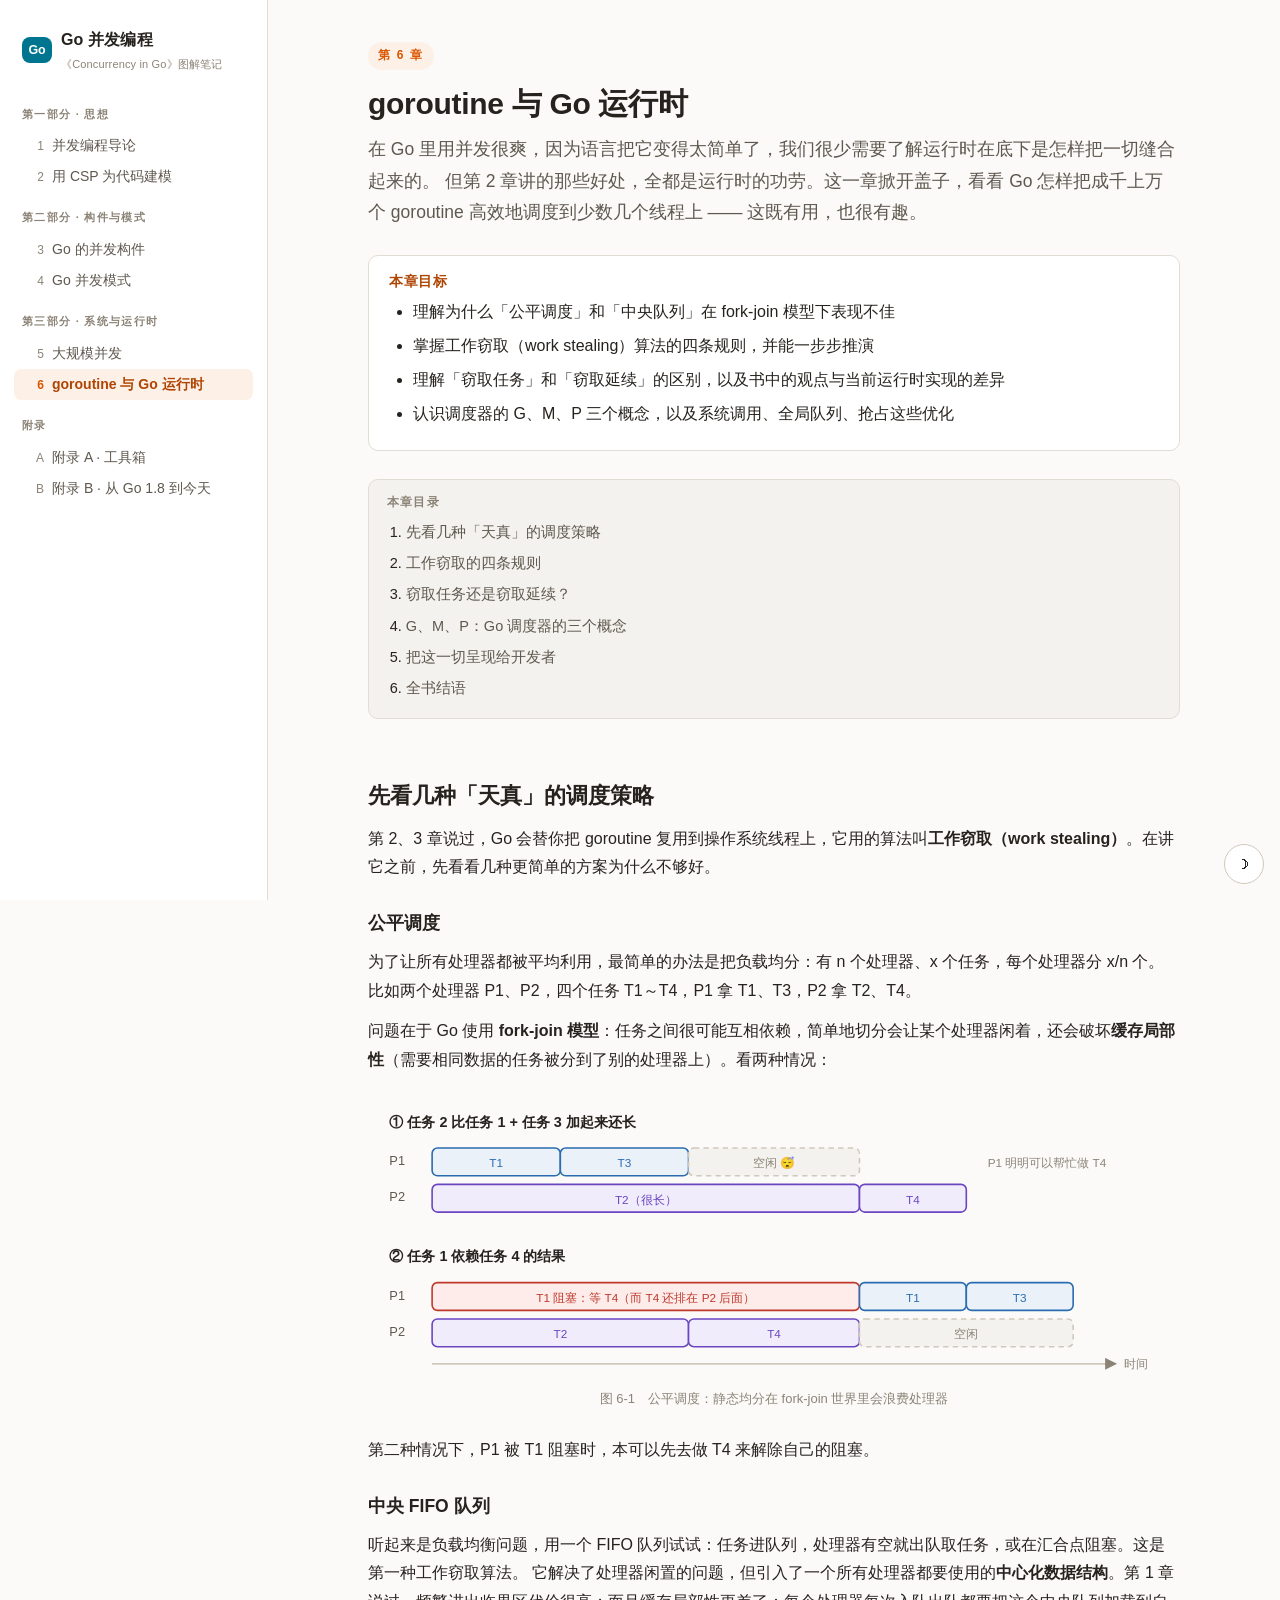
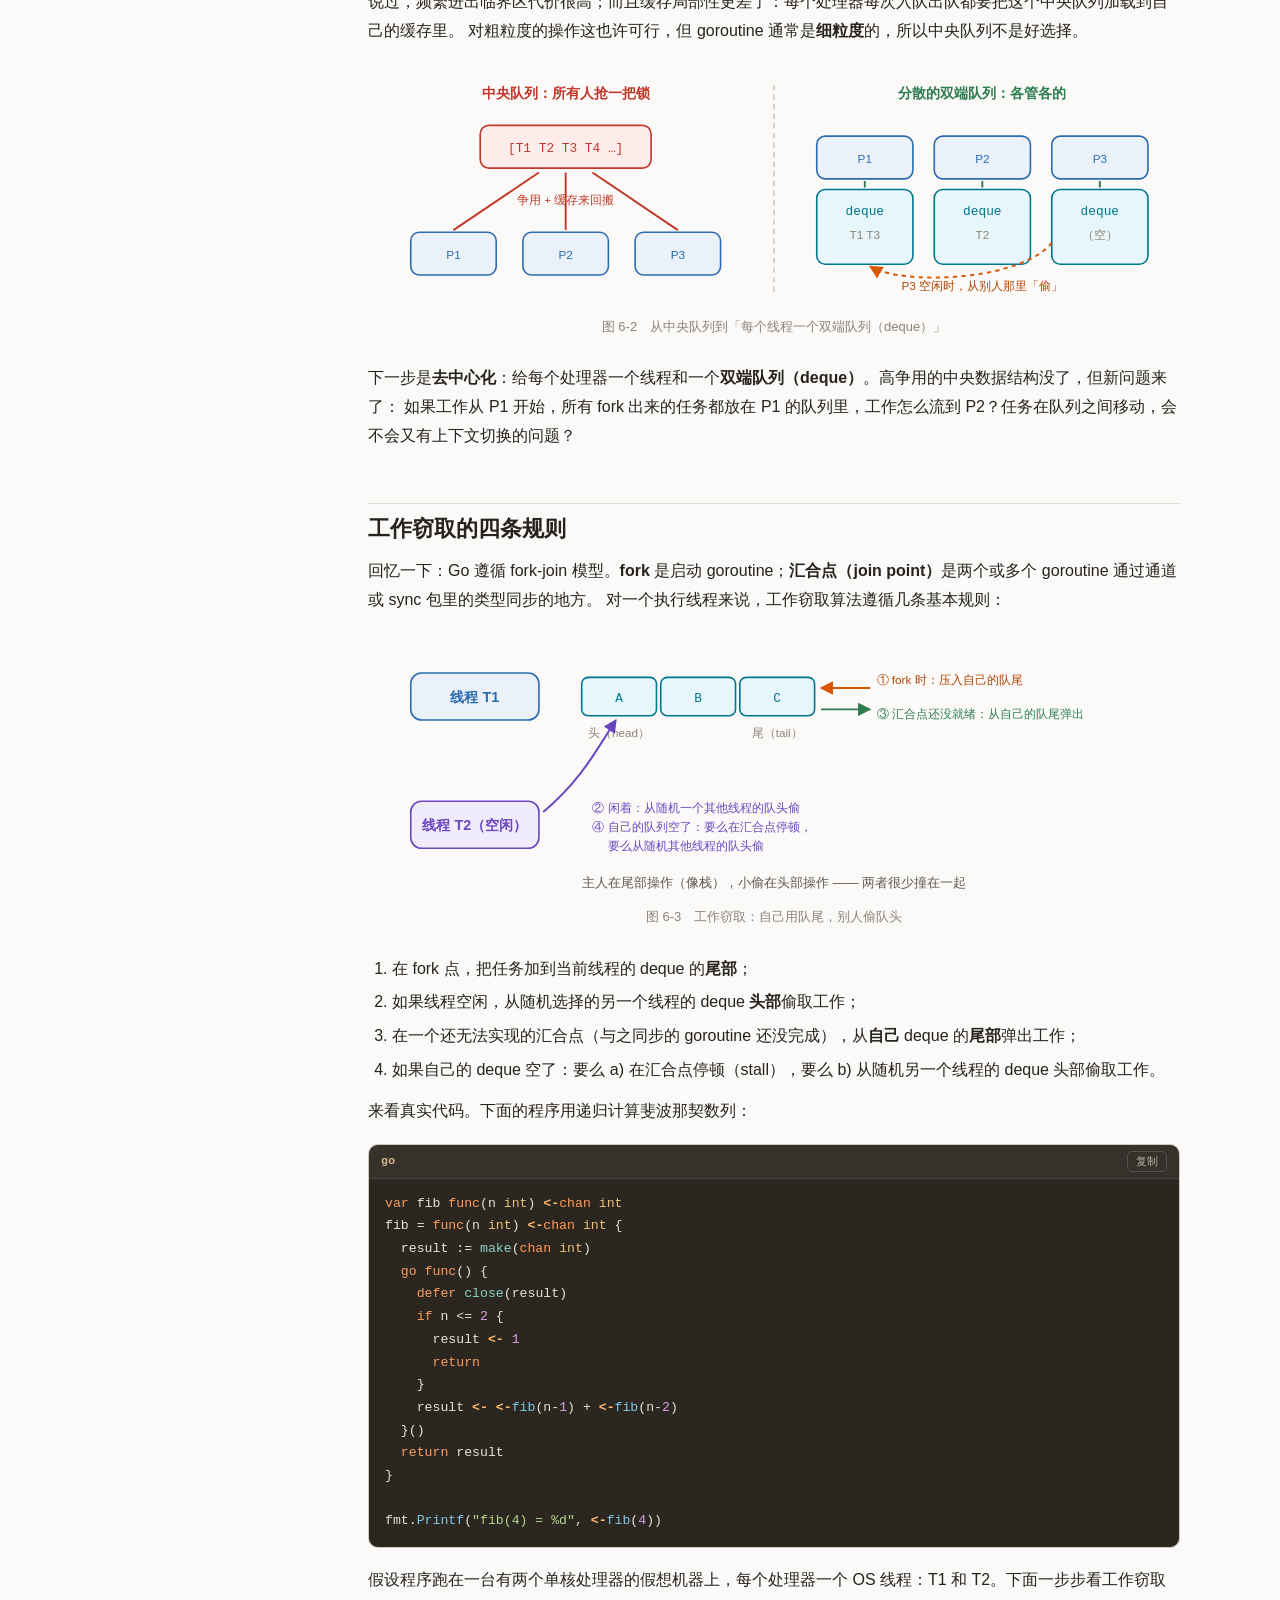
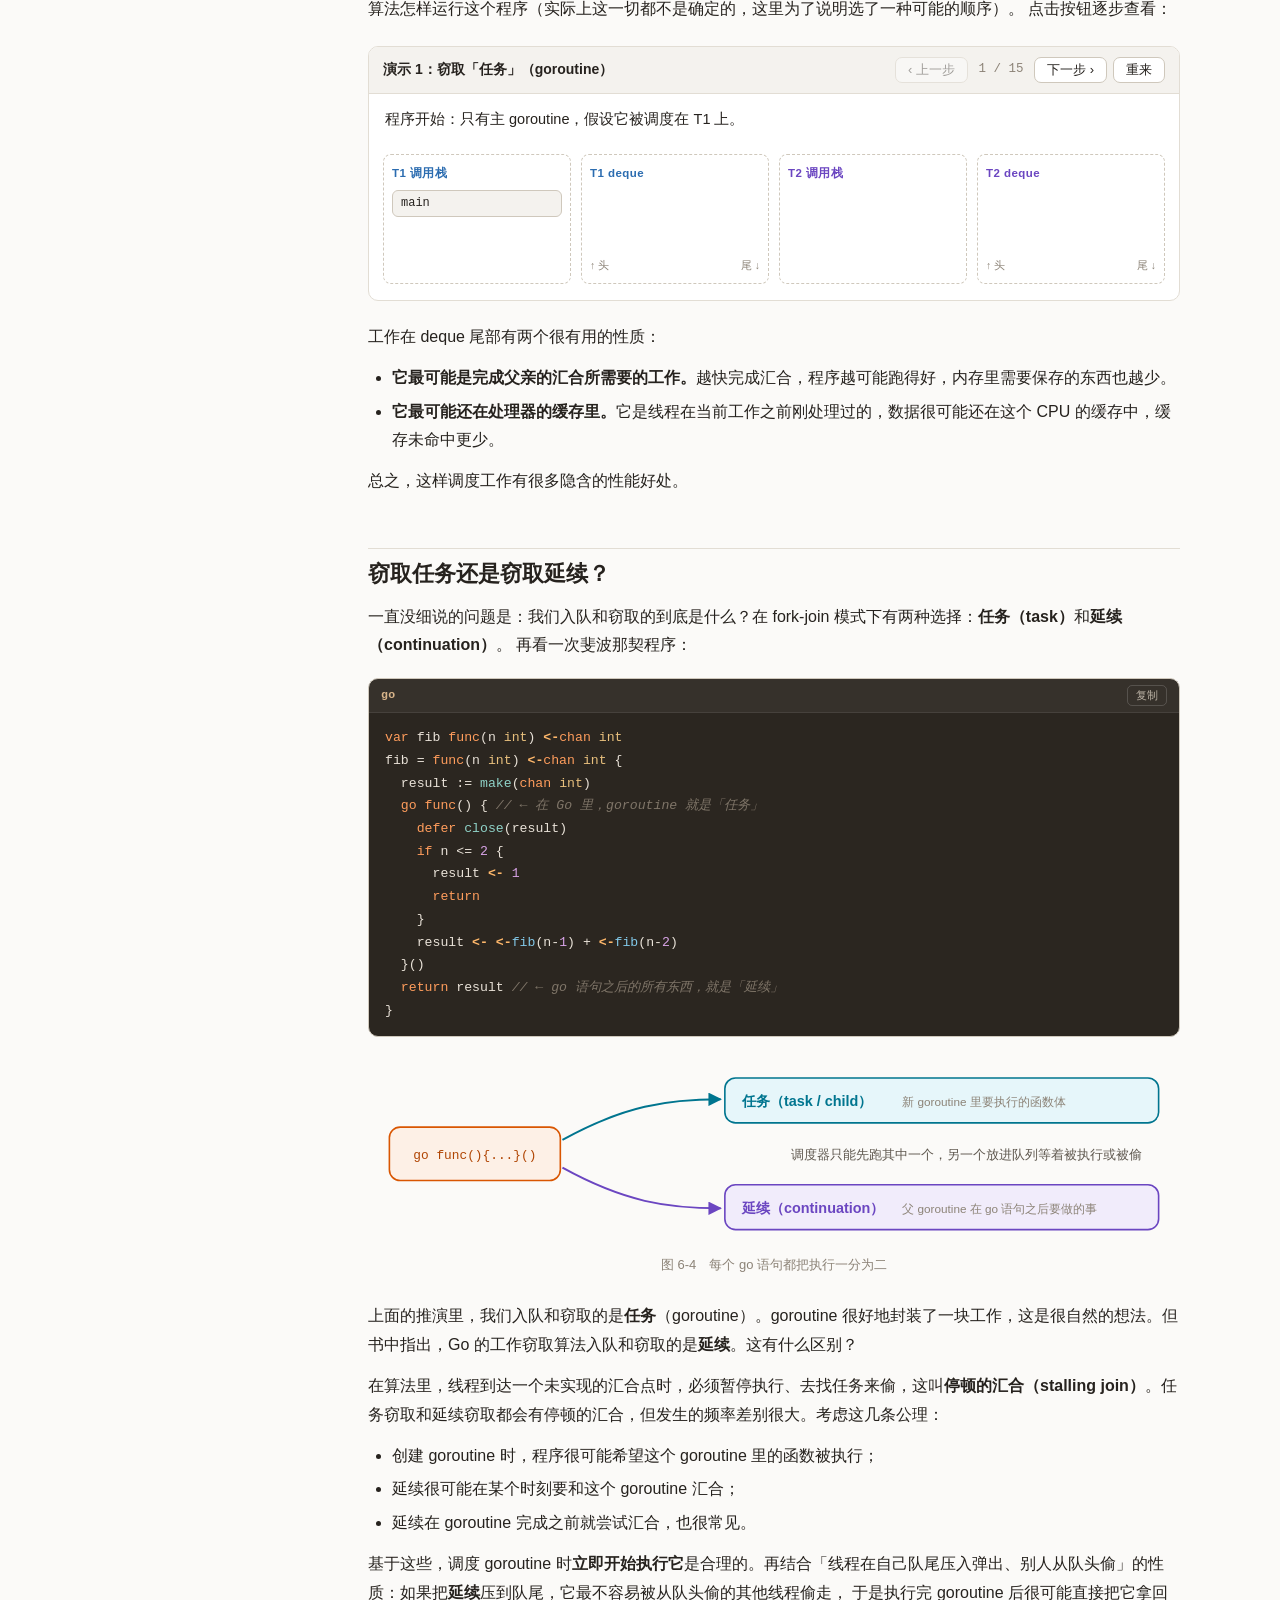
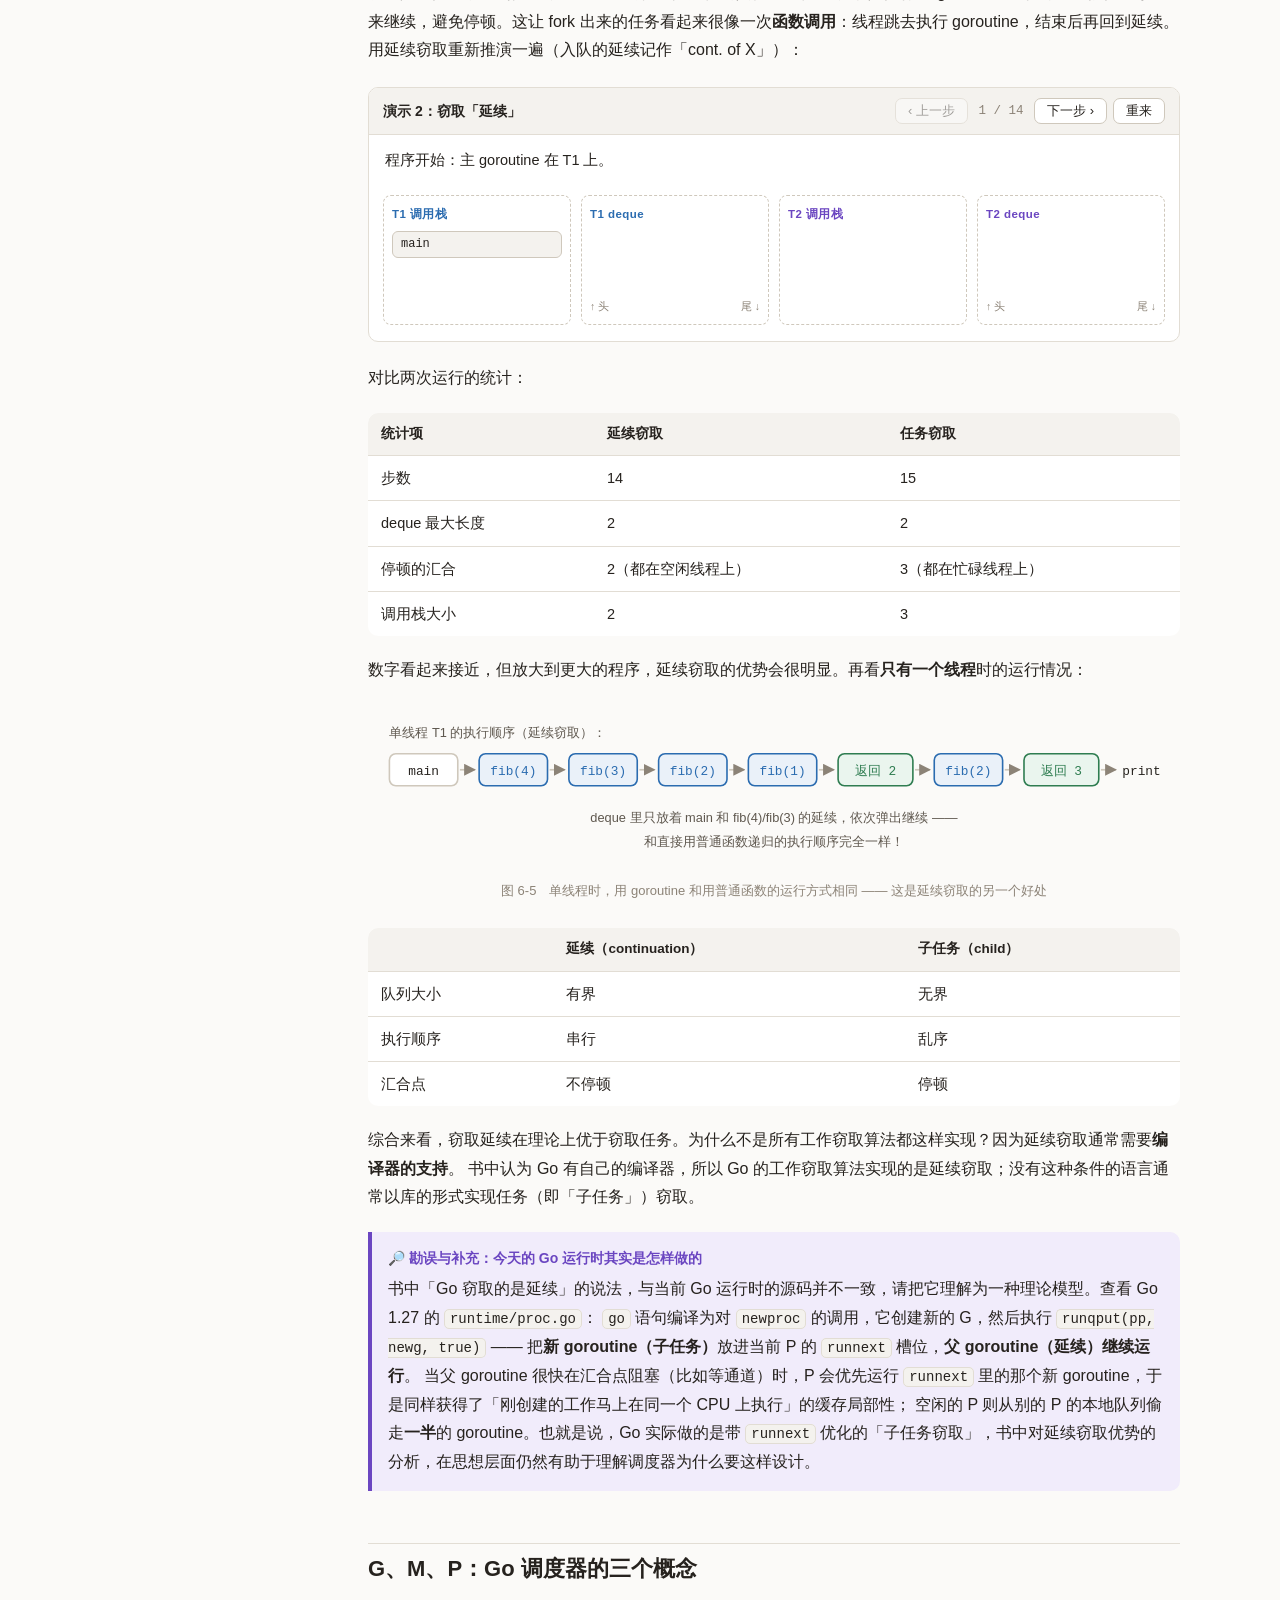
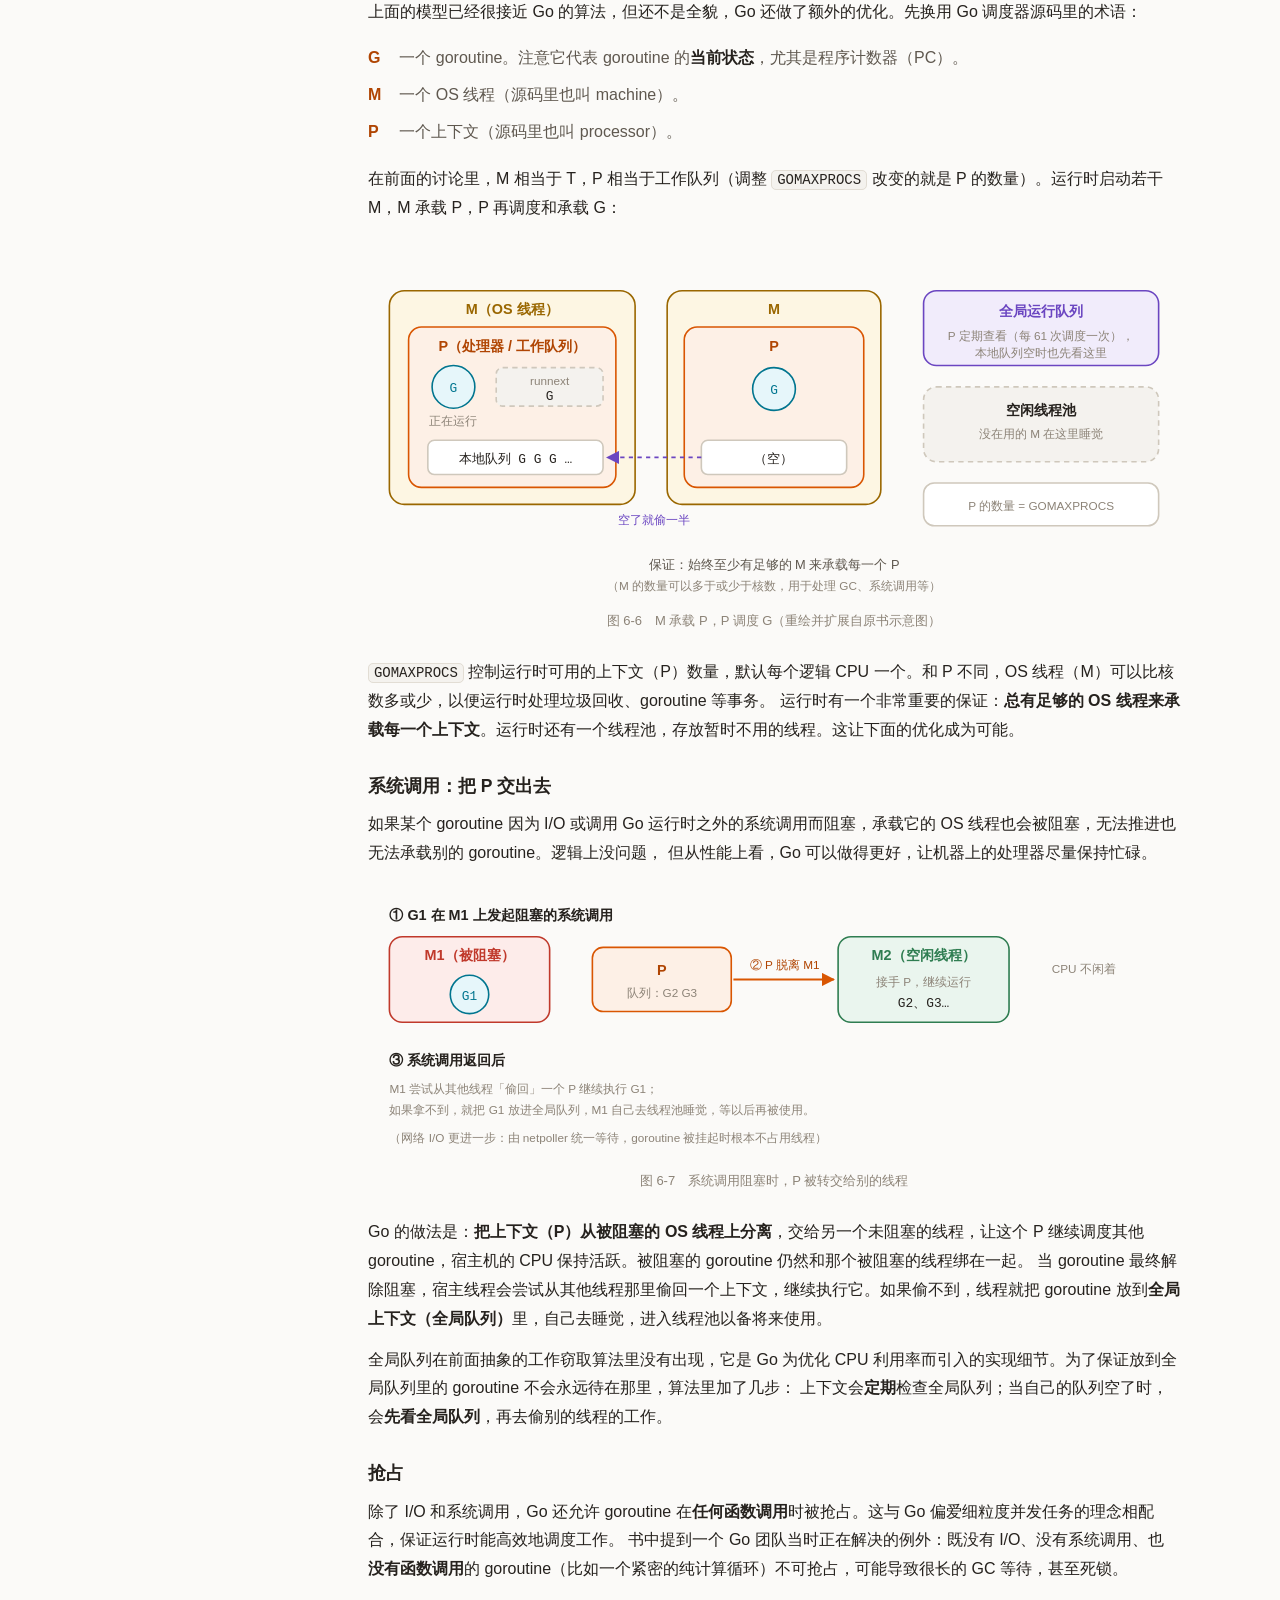
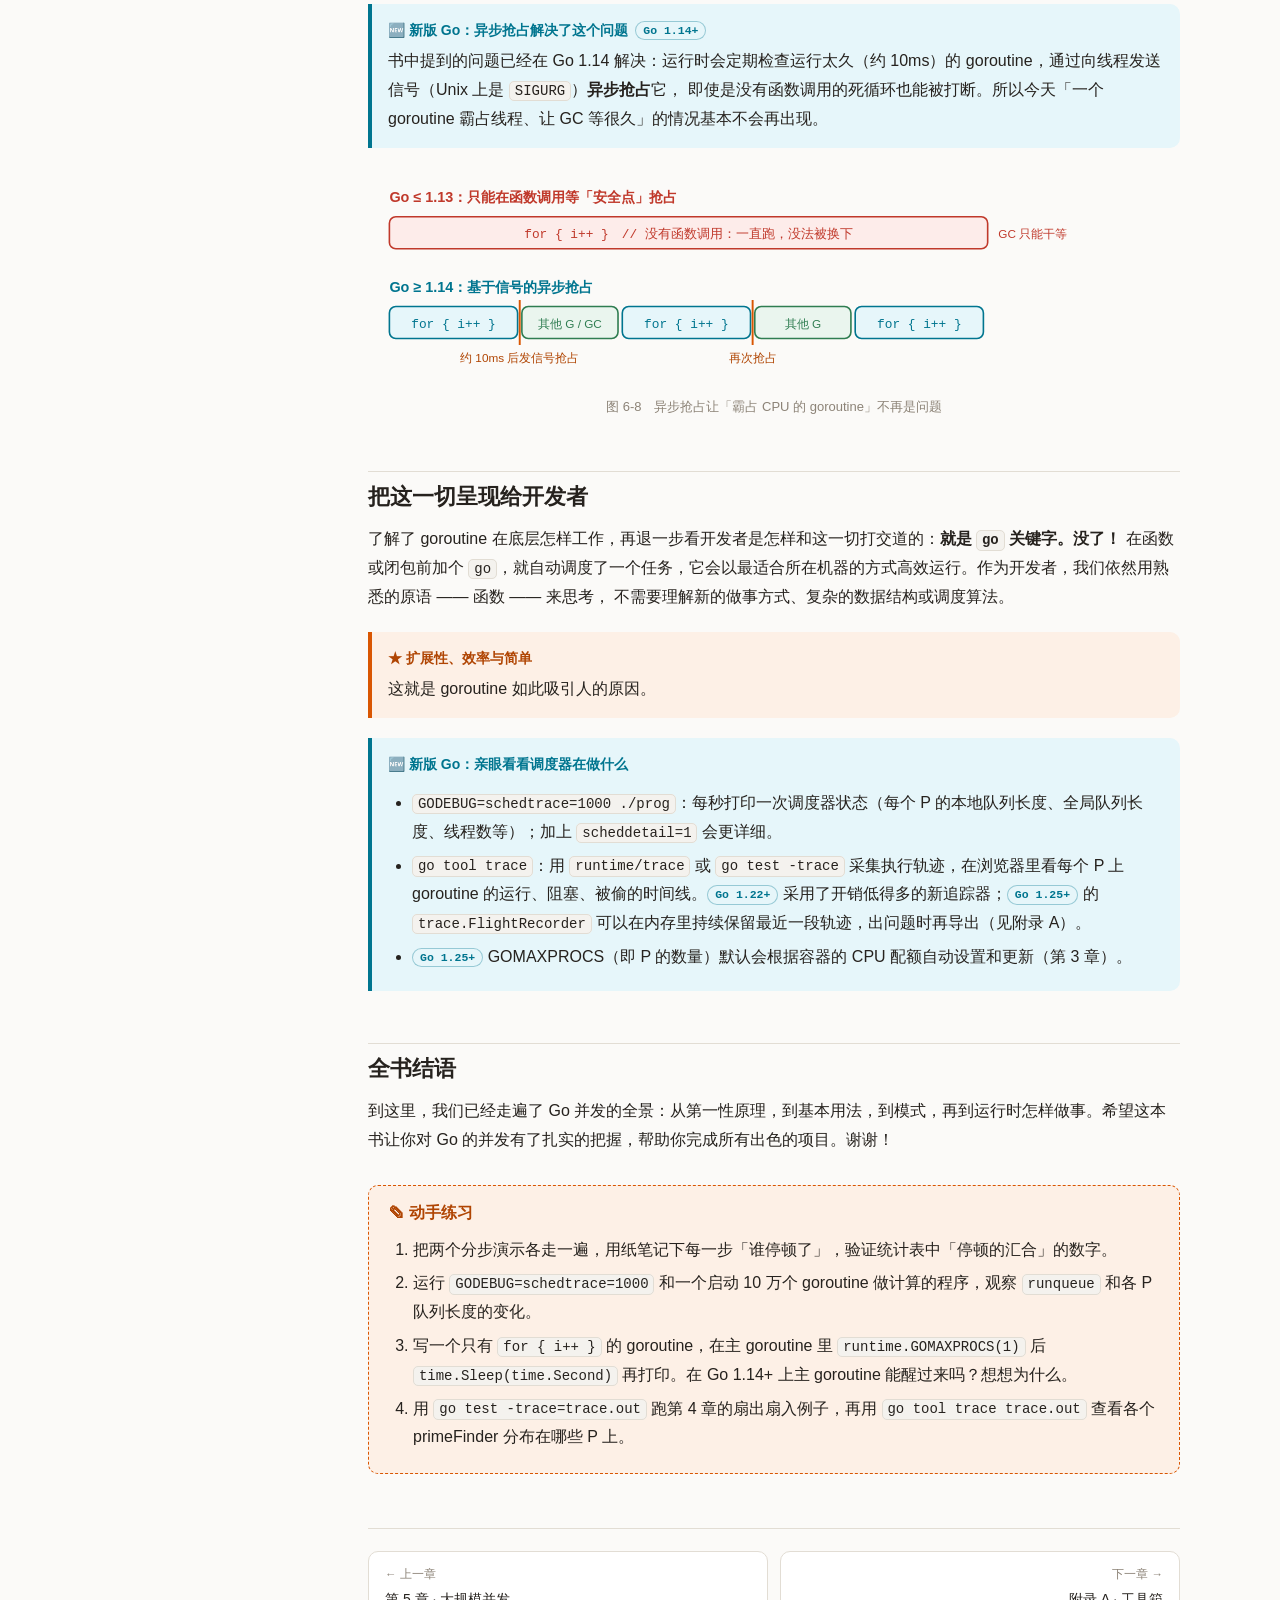
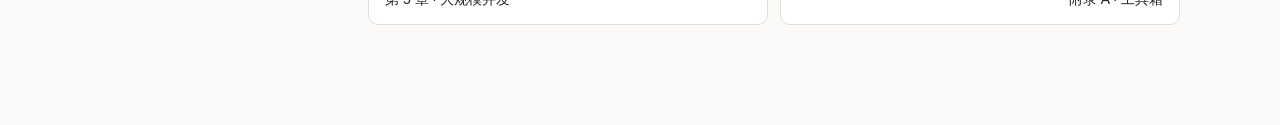
<file: docs/ch06.html>
<!doctype html>
<html lang="zh-CN">
<head>
<meta charset="utf-8">
<meta name="viewport" content="width=device-width,initial-scale=1">
<title>第 6 章 · goroutine 与 Go 运行时 — Go 并发编程图解笔记</title>
<link rel="stylesheet" href="assets/style.css">
</head>
<body data-chapter="6">
<div id="app">
<aside id="sidebar"></aside>
<main>

<span class="chapter-eyebrow">第 6 章</span>
<h1>goroutine 与 Go 运行时</h1>
<p class="lede">
  在 Go 里用并发很爽，因为语言把它变得太简单了，我们很少需要了解运行时在底下是怎样把一切缝合起来的。
  但第 2 章讲的那些好处，全都是运行时的功劳。这一章掀开盖子，看看 Go 怎样把成千上万个 goroutine 高效地调度到少数几个线程上 ——
  这既有用，也很有趣。
</p>

<div class="goals">
  <h4>本章目标</h4>
  <ul>
    <li>理解为什么「公平调度」和「中央队列」在 fork-join 模型下表现不佳</li>
    <li>掌握工作窃取（work stealing）算法的四条规则，并能一步步推演</li>
    <li>理解「窃取任务」和「窃取延续」的区别，以及书中的观点与当前运行时实现的差异</li>
    <li>认识调度器的 G、M、P 三个概念，以及系统调用、全局队列、抢占这些优化</li>
  </ul>
</div>

<div id="chapter-toc"></div>

<!-- ============================================================ -->
<h2 id="naive">先看几种「天真」的调度策略</h2>

<p>
  第 2、3 章说过，Go 会替你把 goroutine 复用到操作系统线程上，它用的算法叫<strong>工作窃取（work stealing）</strong>。在讲它之前，先看看几种更简单的方案为什么不够好。
</p>

<h3 id="fair">公平调度</h3>

<p>
  为了让所有处理器都被平均利用，最简单的办法是把负载均分：有 n 个处理器、x 个任务，每个处理器分 x/n 个。比如两个处理器 P1、P2，四个任务 T1～T4，P1 拿 T1、T3，P2 拿 T2、T4。
</p>

<p>
  问题在于 Go 使用 <strong>fork-join 模型</strong>：任务之间很可能互相依赖，简单地切分会让某个处理器闲着，还会破坏<strong>缓存局部性</strong>（需要相同数据的任务被分到了别的处理器上）。看两种情况：
</p>

<figure>
<svg class="dgm" viewBox="0 0 760 260" role="img" aria-label="公平调度的两个问题：任务长短不一导致空闲，任务依赖导致阻塞">
  <text class="ttl" x="20" y="24">① 任务 2 比任务 1 + 任务 3 加起来还长</text>
  <text class="lbl" x="20" y="60">P1</text><text class="lbl" x="20" y="94">P2</text>
  <rect class="bx-b" x="60" y="44" width="120" height="26" rx="5"/><text class="sm on-b" x="120" y="62" text-anchor="middle">T1</text>
  <rect class="bx-b" x="180" y="44" width="120" height="26" rx="5"/><text class="sm on-b" x="240" y="62" text-anchor="middle">T3</text>
  <rect class="bx-d" x="300" y="44" width="160" height="26" rx="5"/><text class="sm" x="380" y="62" text-anchor="middle">空闲 😴</text>
  <rect class="bx-p" x="60" y="78" width="400" height="26" rx="5"/><text class="sm on-p" x="260" y="96" text-anchor="middle">T2（很长）</text>
  <rect class="bx-p" x="460" y="78" width="100" height="26" rx="5"/><text class="sm on-p" x="510" y="96" text-anchor="middle">T4</text>
  <text class="sm" x="580" y="62">P1 明明可以帮忙做 T4</text>

  <text class="ttl" x="20" y="150">② 任务 1 依赖任务 4 的结果</text>
  <text class="lbl" x="20" y="186">P1</text><text class="lbl" x="20" y="220">P2</text>
  <rect class="bx-r" x="60" y="170" width="400" height="26" rx="5"/><text class="sm on-r" x="260" y="188" text-anchor="middle">T1 阻塞：等 T4（而 T4 还排在 P2 后面）</text>
  <rect class="bx-b" x="460" y="170" width="100" height="26" rx="5"/><text class="sm on-b" x="510" y="188" text-anchor="middle">T1</text>
  <rect class="bx-b" x="560" y="170" width="100" height="26" rx="5"/><text class="sm on-b" x="610" y="188" text-anchor="middle">T3</text>
  <rect class="bx-p" x="60" y="204" width="240" height="26" rx="5"/><text class="sm on-p" x="180" y="222" text-anchor="middle">T2</text>
  <rect class="bx-p" x="300" y="204" width="160" height="26" rx="5"/><text class="sm on-p" x="380" y="222" text-anchor="middle">T4</text>
  <rect class="bx-d" x="460" y="204" width="200" height="26" rx="5"/><text class="sm" x="560" y="222" text-anchor="middle">空闲</text>
  <path class="ln" d="M60 246 H700" marker-end="url(#ar)"/><text class="sm" x="708" y="250">时间</text>
</svg>
<figcaption>图 6-1　公平调度：静态均分在 fork-join 世界里会浪费处理器</figcaption>
</figure>

<p>第二种情况下，P1 被 T1 阻塞时，本可以先去做 T4 来解除自己的阻塞。</p>

<h3 id="central">中央 FIFO 队列</h3>

<p>
  听起来是负载均衡问题，用一个 FIFO 队列试试：任务进队列，处理器有空就出队取任务，或在汇合点阻塞。这是第一种工作窃取算法。
  它解决了处理器闲置的问题，但引入了一个所有处理器都要使用的<strong>中心化数据结构</strong>。第 1 章说过，频繁进出临界区代价很高；而且缓存局部性更差了：每个处理器每次入队出队都要把这个中央队列加载到自己的缓存里。
  对粗粒度的操作这也许可行，但 goroutine 通常是<strong>细粒度</strong>的，所以中央队列不是好选择。
</p>

<figure>
<svg class="dgm" viewBox="0 0 760 220" role="img" aria-label="中央队列与每个线程一个双端队列的对比">
  <text class="ttl on-r" x="185" y="24" text-anchor="middle">中央队列：所有人抢一把锁</text>
  <text class="ttl on-g" x="575" y="24" text-anchor="middle">分散的双端队列：各管各的</text>
  <path class="ln-d" d="M380 12 V210"/>
  <rect class="bx-r" x="105" y="50" width="160" height="40" rx="8"/>
  <text class="mono on-r" x="185" y="75" text-anchor="middle">[T1 T2 T3 T4 …]</text>
  <rect class="bx-b" x="40" y="150" width="80" height="40" rx="8"/><text class="sm on-b" x="80" y="175" text-anchor="middle">P1</text>
  <rect class="bx-b" x="145" y="150" width="80" height="40" rx="8"/><text class="sm on-b" x="185" y="175" text-anchor="middle">P2</text>
  <rect class="bx-b" x="250" y="150" width="80" height="40" rx="8"/><text class="sm on-b" x="290" y="175" text-anchor="middle">P3</text>
  <path class="ln-r" d="M80 148 L160 94 M185 148 V94 M290 148 L210 94"/>
  <text class="sm on-r" x="185" y="124" text-anchor="middle">争用 + 缓存来回搬</text>

  <rect class="bx-b" x="420" y="60" width="90" height="40" rx="8"/><text class="sm on-b" x="465" y="85" text-anchor="middle">P1</text>
  <rect class="bx-c" x="420" y="110" width="90" height="70" rx="8"/><text class="mono on-c" x="465" y="134" text-anchor="middle">deque</text><text class="sm" x="465" y="156" text-anchor="middle">T1 T3</text>
  <rect class="bx-b" x="530" y="60" width="90" height="40" rx="8"/><text class="sm on-b" x="575" y="85" text-anchor="middle">P2</text>
  <rect class="bx-c" x="530" y="110" width="90" height="70" rx="8"/><text class="mono on-c" x="575" y="134" text-anchor="middle">deque</text><text class="sm" x="575" y="156" text-anchor="middle">T2</text>
  <rect class="bx-b" x="640" y="60" width="90" height="40" rx="8"/><text class="sm on-b" x="685" y="85" text-anchor="middle">P3</text>
  <rect class="bx-c" x="640" y="110" width="90" height="70" rx="8"/><text class="mono on-c" x="685" y="134" text-anchor="middle">deque</text><text class="sm" x="685" y="156" text-anchor="middle">（空）</text>
  <path class="ln-g" d="M465 102 V108 M575 102 V108 M685 102 V108"/>
  <path class="ln-a" style="stroke-dasharray:4 4" d="M640 160 C 610 196, 500 200, 470 182" marker-end="url(#ar-a)"/>
  <text class="sm on-a" x="575" y="204" text-anchor="middle">P3 空闲时，从别人那里「偷」</text>
</svg>
<figcaption>图 6-2　从中央队列到「每个线程一个双端队列（deque）」</figcaption>
</figure>

<p>
  下一步是<strong>去中心化</strong>：给每个处理器一个线程和一个<strong>双端队列（deque）</strong>。高争用的中央数据结构没了，但新问题来了：
  如果工作从 P1 开始，所有 fork 出来的任务都放在 P1 的队列里，工作怎么流到 P2？任务在队列之间移动，会不会又有上下文切换的问题？
</p>

<!-- ============================================================ -->
<h2 id="rules">工作窃取的四条规则</h2>

<p>
  回忆一下：Go 遵循 fork-join 模型。<strong>fork</strong> 是启动 goroutine；<strong>汇合点（join point）</strong>是两个或多个 goroutine 通过通道或 sync 包里的类型同步的地方。
  对一个执行线程来说，工作窃取算法遵循几条基本规则：
</p>

<figure>
<svg class="dgm" viewBox="0 0 760 240" role="img" aria-label="工作窃取的规则：在自己队列尾部压入弹出，从别人队列头部窃取">
  <rect class="bx-b" x="40" y="30" width="120" height="44" rx="10"/><text class="ttl on-b" x="100" y="57" text-anchor="middle">线程 T1</text>
  <rect class="bx-c" x="200" y="34" width="70" height="36" rx="6"/><text class="mono on-c" x="235" y="57" text-anchor="middle">A</text>
  <rect class="bx-c" x="274" y="34" width="70" height="36" rx="6"/><text class="mono on-c" x="309" y="57" text-anchor="middle">B</text>
  <rect class="bx-c" x="348" y="34" width="70" height="36" rx="6"/><text class="mono on-c" x="383" y="57" text-anchor="middle">C</text>
  <text class="sm" x="235" y="90" text-anchor="middle">头（head）</text>
  <text class="sm" x="383" y="90" text-anchor="middle">尾（tail）</text>
  <path class="ln-a" d="M470 44 H424" marker-end="url(#ar-a)"/>
  <text class="sm on-a" x="476" y="40">① fork 时：压入自己的队尾</text>
  <path class="ln-g" d="M424 64 H470" marker-end="url(#ar-g)"/>
  <text class="sm on-g" x="476" y="72">③ 汇合点还没就绪：从自己的队尾弹出</text>

  <rect class="bx-p" x="40" y="150" width="120" height="44" rx="10"/><text class="ttl on-p" x="100" y="177" text-anchor="middle">线程 T2（空闲）</text>
  <path class="ln-p" d="M164 160 C 200 130, 215 100, 232 74" marker-end="url(#ar-p)"/>
  <text class="sm on-p" x="210" y="160">② 闲着：从随机一个其他线程的队头偷</text>
  <text class="sm on-p" x="210" y="178">④ 自己的队列空了：要么在汇合点停顿，</text>
  <text class="sm on-p" x="210" y="196">　 要么从随机其他线程的队头偷</text>
  <text class="lbl" x="380" y="230" text-anchor="middle">主人在尾部操作（像栈），小偷在头部操作 —— 两者很少撞在一起</text>
</svg>
<figcaption>图 6-3　工作窃取：自己用队尾，别人偷队头</figcaption>
</figure>

<ol>
  <li>在 fork 点，把任务加到当前线程的 deque 的<strong>尾部</strong>；</li>
  <li>如果线程空闲，从随机选择的另一个线程的 deque <strong>头部</strong>偷取工作；</li>
  <li>在一个还无法实现的汇合点（与之同步的 goroutine 还没完成），从<strong>自己</strong> deque 的<strong>尾部</strong>弹出工作；</li>
  <li>如果自己的 deque 空了：要么 a) 在汇合点停顿（stall），要么 b) 从随机另一个线程的 deque 头部偷取工作。</li>
</ol>

<p>来看真实代码。下面的程序用递归计算斐波那契数列：</p>

<div class="code" data-lang="go">
<pre>
var fib func(n int) &lt;-chan int
fib = func(n int) &lt;-chan int {
	result := make(chan int)
	go func() {
		defer close(result)
		if n &lt;= 2 {
			result &lt;- 1
			return
		}
		result &lt;- &lt;-fib(n-1) + &lt;-fib(n-2)
	}()
	return result
}

fmt.Printf("fib(4) = %d", &lt;-fib(4))
</pre>
</div>

<p>
  假设程序跑在一台有两个单核处理器的假想机器上，每个处理器一个 OS 线程：T1 和 T2。下面一步步看工作窃取算法怎样运行这个程序（实际上这一切都不是确定的，这里为了说明选了一种可能的顺序）。
  点击按钮逐步查看：
</p>

<div class="stepper" id="task-stepper">
  <div class="head">
    <span class="ttl">演示 1：窃取「任务」（goroutine）</span>
    <span class="ctrl"><button type="button" data-act="prev">‹ 上一步</button><span class="count"></span><button type="button" data-act="next">下一步 ›</button><button type="button" data-act="reset">重来</button></span>
  </div>
  <div class="desc"></div>
  <div class="board"></div>
</div>

<p>工作在 deque 尾部有两个很有用的性质：</p>
<ul>
  <li><strong>它最可能是完成父亲的汇合所需要的工作。</strong>越快完成汇合，程序越可能跑得好，内存里需要保存的东西也越少。</li>
  <li><strong>它最可能还在处理器的缓存里。</strong>它是线程在当前工作之前刚处理过的，数据很可能还在这个 CPU 的缓存中，缓存未命中更少。</li>
</ul>
<p>总之，这样调度工作有很多隐含的性能好处。</p>

<!-- ============================================================ -->
<h2 id="cont">窃取任务还是窃取延续？</h2>

<p>
  一直没细说的问题是：我们入队和窃取的到底是什么？在 fork-join 模式下有两种选择：<strong>任务（task）</strong>和<strong>延续（continuation）</strong>。
  再看一次斐波那契程序：
</p>

<div class="code" data-lang="go">
<pre>
var fib func(n int) &lt;-chan int
fib = func(n int) &lt;-chan int {
	result := make(chan int)
	go func() { // ← 在 Go 里，goroutine 就是「任务」
		defer close(result)
		if n &lt;= 2 {
			result &lt;- 1
			return
		}
		result &lt;- &lt;-fib(n-1) + &lt;-fib(n-2)
	}()
	return result // ← go 语句之后的所有东西，就是「延续」
}
</pre>
</div>

<figure>
<svg class="dgm" viewBox="0 0 760 170" role="img" aria-label="go 语句把执行分成任务和延续两部分">
  <rect class="bx-a" x="20" y="60" width="160" height="50" rx="10"/>
  <text class="mono on-a" x="100" y="90" text-anchor="middle">go func(){...}()</text>
  <path class="ln-c" d="M182 72 C 240 40, 280 34, 330 34" marker-end="url(#ar-c)"/>
  <path class="ln-p" d="M182 98 C 240 130, 280 136, 330 136" marker-end="url(#ar-p)"/>
  <rect class="bx-c" x="334" y="14" width="406" height="42" rx="10"/>
  <text class="ttl on-c" x="350" y="40">任务（task / child）</text><text class="sm" x="500" y="40">新 goroutine 里要执行的函数体</text>
  <rect class="bx-p" x="334" y="114" width="406" height="42" rx="10"/>
  <text class="ttl on-p" x="350" y="140">延续（continuation）</text><text class="sm" x="500" y="140">父 goroutine 在 go 语句之后要做的事</text>
  <text class="lbl" x="560" y="90" text-anchor="middle">调度器只能先跑其中一个，另一个放进队列等着被执行或被偷</text>
</svg>
<figcaption>图 6-4　每个 go 语句都把执行一分为二</figcaption>
</figure>

<p>
  上面的推演里，我们入队和窃取的是<strong>任务</strong>（goroutine）。goroutine 很好地封装了一块工作，这是很自然的想法。但书中指出，Go 的工作窃取算法入队和窃取的是<strong>延续</strong>。这有什么区别？
</p>

<p>
  在算法里，线程到达一个未实现的汇合点时，必须暂停执行、去找任务来偷，这叫<strong>停顿的汇合（stalling join）</strong>。任务窃取和延续窃取都会有停顿的汇合，但发生的频率差别很大。考虑这几条公理：
</p>
<ul>
  <li>创建 goroutine 时，程序很可能希望这个 goroutine 里的函数被执行；</li>
  <li>延续很可能在某个时刻要和这个 goroutine 汇合；</li>
  <li>延续在 goroutine 完成之前就尝试汇合，也很常见。</li>
</ul>

<p>
  基于这些，调度 goroutine 时<strong>立即开始执行它</strong>是合理的。再结合「线程在自己队尾压入弹出、别人从队头偷」的性质：如果把<strong>延续</strong>压到队尾，它最不容易被从队头偷的其他线程偷走，
  于是执行完 goroutine 后很可能直接把它拿回来继续，避免停顿。这让 fork 出来的任务看起来很像一次<strong>函数调用</strong>：线程跳去执行 goroutine，结束后再回到延续。
  用延续窃取重新推演一遍（入队的延续记作「cont. of X」）：
</p>

<div class="stepper" id="cont-stepper">
  <div class="head">
    <span class="ttl">演示 2：窃取「延续」</span>
    <span class="ctrl"><button type="button" data-act="prev">‹ 上一步</button><span class="count"></span><button type="button" data-act="next">下一步 ›</button><button type="button" data-act="reset">重来</button></span>
  </div>
  <div class="desc"></div>
  <div class="board"></div>
</div>

<p>对比两次运行的统计：</p>

<div class="tw">
<table>
  <tr><th>统计项</th><th>延续窃取</th><th>任务窃取</th></tr>
  <tr><td>步数</td><td>14</td><td>15</td></tr>
  <tr><td>deque 最大长度</td><td>2</td><td>2</td></tr>
  <tr><td>停顿的汇合</td><td>2（都在空闲线程上）</td><td>3（都在忙碌线程上）</td></tr>
  <tr><td>调用栈大小</td><td>2</td><td>3</td></tr>
</table>
</div>

<p>数字看起来接近，但放大到更大的程序，延续窃取的优势会很明显。再看<strong>只有一个线程</strong>时的运行情况：</p>

<figure>
<svg class="dgm" viewBox="0 0 760 150" role="img" aria-label="单线程下延续窃取的执行顺序与普通函数调用相同">
  <text class="lbl" x="20" y="24">单线程 T1 的执行顺序（延续窃取）：</text>
  <rect class="bx" x="20" y="40" width="64" height="30" rx="6"/><text class="mono" x="52" y="60" text-anchor="middle">main</text>
  <path class="ln" d="M86 55 H100" marker-end="url(#ar)"/>
  <rect class="bx-b" x="104" y="40" width="64" height="30" rx="6"/><text class="mono on-b" x="136" y="60" text-anchor="middle">fib(4)</text>
  <path class="ln" d="M170 55 H184" marker-end="url(#ar)"/>
  <rect class="bx-b" x="188" y="40" width="64" height="30" rx="6"/><text class="mono on-b" x="220" y="60" text-anchor="middle">fib(3)</text>
  <path class="ln" d="M254 55 H268" marker-end="url(#ar)"/>
  <rect class="bx-b" x="272" y="40" width="64" height="30" rx="6"/><text class="mono on-b" x="304" y="60" text-anchor="middle">fib(2)</text>
  <path class="ln" d="M338 55 H352" marker-end="url(#ar)"/>
  <rect class="bx-b" x="356" y="40" width="64" height="30" rx="6"/><text class="mono on-b" x="388" y="60" text-anchor="middle">fib(1)</text>
  <path class="ln" d="M422 55 H436" marker-end="url(#ar)"/>
  <rect class="bx-g" x="440" y="40" width="70" height="30" rx="6"/><text class="mono on-g" x="475" y="60" text-anchor="middle">返回 2</text>
  <path class="ln" d="M512 55 H526" marker-end="url(#ar)"/>
  <rect class="bx-b" x="530" y="40" width="64" height="30" rx="6"/><text class="mono on-b" x="562" y="60" text-anchor="middle">fib(2)</text>
  <path class="ln" d="M596 55 H610" marker-end="url(#ar)"/>
  <rect class="bx-g" x="614" y="40" width="70" height="30" rx="6"/><text class="mono on-g" x="649" y="60" text-anchor="middle">返回 3</text>
  <path class="ln" d="M686 55 H700" marker-end="url(#ar)"/>
  <text class="mono" x="706" y="60">print</text>
  <text class="lbl" x="380" y="104" text-anchor="middle">deque 里只放着 main 和 fib(4)/fib(3) 的延续，依次弹出继续 ——</text>
  <text class="lbl" x="380" y="126" text-anchor="middle">和直接用普通函数递归的执行顺序完全一样！</text>
</svg>
<figcaption>图 6-5　单线程时，用 goroutine 和用普通函数的运行方式相同 —— 这是延续窃取的另一个好处</figcaption>
</figure>

<div class="tw">
<table>
  <tr><th></th><th>延续（continuation）</th><th>子任务（child）</th></tr>
  <tr><td>队列大小</td><td>有界</td><td>无界</td></tr>
  <tr><td>执行顺序</td><td>串行</td><td>乱序</td></tr>
  <tr><td>汇合点</td><td>不停顿</td><td>停顿</td></tr>
</table>
</div>

<p>
  综合来看，窃取延续在理论上优于窃取任务。为什么不是所有工作窃取算法都这样实现？因为延续窃取通常需要<strong>编译器的支持</strong>。
  书中认为 Go 有自己的编译器，所以 Go 的工作窃取算法实现的是延续窃取；没有这种条件的语言通常以库的形式实现任务（即「子任务」）窃取。
</p>

<div class="box deep">
  <div class="t">&#128270; 勘误与补充：今天的 Go 运行时其实是怎样做的</div>
  <p>
    书中「Go 窃取的是延续」的说法，与当前 Go 运行时的源码并不一致，请把它理解为一种理论模型。查看 Go 1.27 的 <code>runtime/proc.go</code>：
    <code>go</code> 语句编译为对 <code>newproc</code> 的调用，它创建新的 G，然后执行 <code>runqput(pp, newg, true)</code> ——
    把<strong>新 goroutine（子任务）</strong>放进当前 P 的 <code>runnext</code> 槽位，<strong>父 goroutine（延续）继续运行</strong>。
    当父 goroutine 很快在汇合点阻塞（比如等通道）时，P 会优先运行 <code>runnext</code> 里的那个新 goroutine，于是同样获得了「刚创建的工作马上在同一个 CPU 上执行」的缓存局部性；
    空闲的 P 则从别的 P 的本地队列偷走<strong>一半</strong>的 goroutine。也就是说，Go 实际做的是带 <code>runnext</code> 优化的「子任务窃取」，书中对延续窃取优势的分析，在思想层面仍然有助于理解调度器为什么要这样设计。
  </p>
</div>

<!-- ============================================================ -->
<h2 id="gmp">G、M、P：Go 调度器的三个概念</h2>

<p>上面的模型已经很接近 Go 的算法，但还不是全貌，Go 还做了额外的优化。先换用 Go 调度器源码里的术语：</p>

<dl class="terms">
  <dt>G</dt><dd>一个 goroutine。注意它代表 goroutine 的<strong>当前状态</strong>，尤其是程序计数器（PC）。</dd>
  <dt>M</dt><dd>一个 OS 线程（源码里也叫 machine）。</dd>
  <dt>P</dt><dd>一个上下文（源码里也叫 processor）。</dd>
</dl>

<p>
  在前面的讨论里，M 相当于 T，P 相当于工作队列（调整 <code>GOMAXPROCS</code> 改变的就是 P 的数量）。运行时启动若干 M，M 承载 P，P 再调度和承载 G：
</p>

<figure>
<svg class="dgm" viewBox="0 0 760 330" role="img" aria-label="G-M-P 模型：M 是线程，P 持有本地运行队列，G 是 goroutine；还有全局队列和空闲线程池">
  <!-- M1 -->
  <rect class="bx-y" x="20" y="40" width="230" height="200" rx="14"/>
  <text class="ttl on-y" x="135" y="62" text-anchor="middle">M（OS 线程）</text>
  <rect class="bx-a" x="38" y="74" width="194" height="150" rx="12"/>
  <text class="ttl on-a" x="135" y="96" text-anchor="middle">P（处理器 / 工作队列）</text>
  <circle class="bx-c" cx="80" cy="130" r="20"/><text class="mono on-c" x="80" y="135" text-anchor="middle">G</text>
  <text class="sm" x="80" y="166" text-anchor="middle">正在运行</text>
  <rect class="bx-d" x="120" y="112" width="100" height="36" rx="6"/>
  <text class="sm" x="170" y="128" text-anchor="middle">runnext</text><text class="mono" x="170" y="142" text-anchor="middle">G</text>
  <rect class="bx" x="56" y="180" width="164" height="32" rx="6"/>
  <text class="mono" x="138" y="201" text-anchor="middle">本地队列 G G G …</text>
  <!-- M2 -->
  <rect class="bx-y" x="280" y="40" width="200" height="200" rx="14"/>
  <text class="ttl on-y" x="380" y="62" text-anchor="middle">M</text>
  <rect class="bx-a" x="296" y="74" width="168" height="150" rx="12"/>
  <text class="ttl on-a" x="380" y="96" text-anchor="middle">P</text>
  <circle class="bx-c" cx="380" cy="132" r="20"/><text class="mono on-c" x="380" y="137" text-anchor="middle">G</text>
  <rect class="bx" x="312" y="180" width="136" height="32" rx="6"/><text class="mono" x="380" y="201" text-anchor="middle">（空）</text>
  <path class="ln-p" style="stroke-dasharray:4 4" d="M312 196 C 280 196, 260 196, 224 196" marker-end="url(#ar-p)"/>
  <text class="sm on-p" x="268" y="258" text-anchor="middle">空了就偷一半</text>
  <!-- global & idle -->
  <rect class="bx-p" x="520" y="40" width="220" height="70" rx="12"/>
  <text class="ttl on-p" x="630" y="64" text-anchor="middle">全局运行队列</text>
  <text class="sm" x="630" y="86" text-anchor="middle">P 定期查看（每 61 次调度一次），</text>
  <text class="sm" x="630" y="102" text-anchor="middle">本地队列空时也先看这里</text>
  <rect class="bx-d" x="520" y="130" width="220" height="70" rx="12"/>
  <text class="ttl" x="630" y="156" text-anchor="middle">空闲线程池</text>
  <text class="sm" x="630" y="178" text-anchor="middle">没在用的 M 在这里睡觉</text>
  <rect class="bx" x="520" y="220" width="220" height="40" rx="10"/>
  <text class="sm" x="630" y="245" text-anchor="middle">P 的数量 = GOMAXPROCS</text>
  <text class="lbl" x="380" y="300" text-anchor="middle">保证：始终至少有足够的 M 来承载每一个 P</text>
  <text class="sm" x="380" y="320" text-anchor="middle">（M 的数量可以多于或少于核数，用于处理 GC、系统调用等）</text>
</svg>
<figcaption>图 6-6　M 承载 P，P 调度 G（重绘并扩展自原书示意图）</figcaption>
</figure>

<p>
  <code>GOMAXPROCS</code> 控制运行时可用的上下文（P）数量，默认每个逻辑 CPU 一个。和 P 不同，OS 线程（M）可以比核数多或少，以便运行时处理垃圾回收、goroutine 等事务。
  运行时有一个非常重要的保证：<strong>总有足够的 OS 线程来承载每一个上下文</strong>。运行时还有一个线程池，存放暂时不用的线程。这让下面的优化成为可能。
</p>

<h3 id="syscall">系统调用：把 P 交出去</h3>

<p>
  如果某个 goroutine 因为 I/O 或调用 Go 运行时之外的系统调用而阻塞，承载它的 OS 线程也会被阻塞，无法推进也无法承载别的 goroutine。逻辑上没问题，
  但从性能上看，Go 可以做得更好，让机器上的处理器尽量保持忙碌。
</p>

<figure>
<svg class="dgm" viewBox="0 0 760 250" role="img" aria-label="goroutine 阻塞在系统调用时，P 与 M 分离并转交给另一个 M">
  <text class="ttl" x="20" y="24">① G1 在 M1 上发起阻塞的系统调用</text>
  <rect class="bx-r" x="20" y="40" width="150" height="80" rx="12"/>
  <text class="ttl on-r" x="95" y="62" text-anchor="middle">M1（被阻塞）</text>
  <circle class="bx-c" cx="95" cy="94" r="18"/><text class="mono on-c" x="95" y="99" text-anchor="middle">G1</text>
  <rect class="bx-a" x="210" y="50" width="130" height="60" rx="10"/>
  <text class="ttl on-a" x="275" y="76" text-anchor="middle">P</text><text class="sm" x="275" y="96" text-anchor="middle">队列：G2 G3</text>
  <path class="ln-a" d="M342 80 H436" marker-end="url(#ar-a)"/>
  <text class="sm on-a" x="390" y="70" text-anchor="middle">② P 脱离 M1</text>
  <rect class="bx-g" x="440" y="40" width="160" height="80" rx="12"/>
  <text class="ttl on-g" x="520" y="62" text-anchor="middle">M2（空闲线程）</text>
  <text class="sm" x="520" y="86" text-anchor="middle">接手 P，继续运行</text>
  <text class="mono" x="520" y="106" text-anchor="middle">G2、G3…</text>
  <text class="sm" x="640" y="74">CPU 不闲着</text>

  <text class="ttl" x="20" y="160">③ 系统调用返回后</text>
  <text class="sm" x="20" y="186">M1 尝试从其他线程「偷回」一个 P 继续执行 G1；</text>
  <text class="sm" x="20" y="206">如果拿不到，就把 G1 放进全局队列，M1 自己去线程池睡觉，等以后再被使用。</text>
  <text class="sm" x="20" y="232">（网络 I/O 更进一步：由 netpoller 统一等待，goroutine 被挂起时根本不占用线程）</text>
</svg>
<figcaption>图 6-7　系统调用阻塞时，P 被转交给别的线程</figcaption>
</figure>

<p>
  Go 的做法是：<strong>把上下文（P）从被阻塞的 OS 线程上分离</strong>，交给另一个未阻塞的线程，让这个 P 继续调度其他 goroutine，宿主机的 CPU 保持活跃。被阻塞的 goroutine 仍然和那个被阻塞的线程绑在一起。
  当 goroutine 最终解除阻塞，宿主线程会尝试从其他线程那里偷回一个上下文，继续执行它。如果偷不到，线程就把 goroutine 放到<strong>全局上下文（全局队列）</strong>里，自己去睡觉，进入线程池以备将来使用。
</p>

<p>
  全局队列在前面抽象的工作窃取算法里没有出现，它是 Go 为优化 CPU 利用率而引入的实现细节。为了保证放到全局队列里的 goroutine 不会永远待在那里，算法里加了几步：
  上下文会<strong>定期</strong>检查全局队列；当自己的队列空了时，会<strong>先看全局队列</strong>，再去偷别的线程的工作。
</p>

<h3 id="preempt">抢占</h3>

<p>
  除了 I/O 和系统调用，Go 还允许 goroutine 在<strong>任何函数调用</strong>时被抢占。这与 Go 偏爱细粒度并发任务的理念相配合，保证运行时能高效地调度工作。
  书中提到一个 Go 团队当时正在解决的例外：既没有 I/O、没有系统调用、也<strong>没有函数调用</strong>的 goroutine（比如一个紧密的纯计算循环）不可抢占，可能导致很长的 GC 等待，甚至死锁。
</p>

<div class="box modern">
  <div class="t">&#127381; 新版 Go：异步抢占解决了这个问题 <span class="ver">Go 1.14+</span></div>
  <p>
    书中提到的问题已经在 Go 1.14 解决：运行时会定期检查运行太久（约 10ms）的 goroutine，通过向线程发送信号（Unix 上是 <code>SIGURG</code>）<strong>异步抢占</strong>它，
    即使是没有函数调用的死循环也能被打断。所以今天「一个 goroutine 霸占线程、让 GC 等很久」的情况基本不会再出现。
  </p>
</div>

<figure>
<svg class="dgm" viewBox="0 0 760 200" role="img" aria-label="Go 1.14 前后紧密循环的抢占行为对比">
  <text class="ttl on-r" x="20" y="26">Go ≤ 1.13：只能在函数调用等「安全点」抢占</text>
  <rect class="bx-r" x="20" y="40" width="560" height="30" rx="6"/>
  <text class="mono on-r" x="300" y="60" text-anchor="middle">for { i++ }　// 没有函数调用：一直跑，没法被换下</text>
  <text class="sm on-r" x="590" y="60">GC 只能干等</text>

  <text class="ttl on-c" x="20" y="110">Go ≥ 1.14：基于信号的异步抢占</text>
  <rect class="bx-c" x="20" y="124" width="120" height="30" rx="6"/><text class="mono on-c" x="80" y="144" text-anchor="middle">for { i++ }</text>
  <rect class="bx-g" x="144" y="124" width="90" height="30" rx="6"/><text class="sm on-g" x="189" y="144" text-anchor="middle">其他 G / GC</text>
  <rect class="bx-c" x="238" y="124" width="120" height="30" rx="6"/><text class="mono on-c" x="298" y="144" text-anchor="middle">for { i++ }</text>
  <rect class="bx-g" x="362" y="124" width="90" height="30" rx="6"/><text class="sm on-g" x="407" y="144" text-anchor="middle">其他 G</text>
  <rect class="bx-c" x="456" y="124" width="120" height="30" rx="6"/><text class="mono on-c" x="516" y="144" text-anchor="middle">for { i++ }</text>
  <path class="ln-a" d="M142 118 V160 M360 118 V160"/>
  <text class="sm on-a" x="142" y="176" text-anchor="middle">约 10ms 后发信号抢占</text>
  <text class="sm on-a" x="360" y="176" text-anchor="middle">再次抢占</text>
</svg>
<figcaption>图 6-8　异步抢占让「霸占 CPU 的 goroutine」不再是问题</figcaption>
</figure>

<!-- ============================================================ -->
<h2 id="dev">把这一切呈现给开发者</h2>

<p>
  了解了 goroutine 在底层怎样工作，再退一步看开发者是怎样和这一切打交道的：<strong>就是 <code>go</code> 关键字。没了！</strong>
  在函数或闭包前加个 <code>go</code>，就自动调度了一个任务，它会以最适合所在机器的方式高效运行。作为开发者，我们依然用熟悉的原语 —— 函数 —— 来思考，
  不需要理解新的做事方式、复杂的数据结构或调度算法。
</p>

<div class="box key">
  <div class="t">&#9733; 扩展性、效率与简单</div>
  <p>这就是 goroutine 如此吸引人的原因。</p>
</div>

<div class="box modern">
  <div class="t">&#127381; 新版 Go：亲眼看看调度器在做什么</div>
  <ul>
    <li><code>GODEBUG=schedtrace=1000 ./prog</code>：每秒打印一次调度器状态（每个 P 的本地队列长度、全局队列长度、线程数等）；加上 <code>scheddetail=1</code> 会更详细。</li>
    <li><code>go tool trace</code>：用 <code>runtime/trace</code> 或 <code>go test -trace</code> 采集执行轨迹，在浏览器里看每个 P 上 goroutine 的运行、阻塞、被偷的时间线。<span class="ver">Go 1.22+</span> 采用了开销低得多的新追踪器；<span class="ver">Go 1.25+</span> 的 <code>trace.FlightRecorder</code> 可以在内存里持续保留最近一段轨迹，出问题时再导出（见附录 A）。</li>
    <li><span class="ver">Go 1.25+</span> GOMAXPROCS（即 P 的数量）默认会根据容器的 CPU 配额自动设置和更新（第 3 章）。</li>
  </ul>
</div>

<h2 id="conclusion">全书结语</h2>

<p>
  到这里，我们已经走遍了 Go 并发的全景：从第一性原理，到基本用法，到模式，再到运行时怎样做事。希望这本书让你对 Go 的并发有了扎实的把握，帮助你完成所有出色的项目。谢谢！
</p>

<div class="exercise">
  <h3>&#9998; 动手练习</h3>
  <ol>
    <li>把两个分步演示各走一遍，用纸笔记下每一步「谁停顿了」，验证统计表中「停顿的汇合」的数字。</li>
    <li>运行 <code>GODEBUG=schedtrace=1000</code> 和一个启动 10 万个 goroutine 做计算的程序，观察 <code>runqueue</code> 和各 P 队列长度的变化。</li>
    <li>写一个只有 <code>for { i++ }</code> 的 goroutine，在主 goroutine 里 <code>runtime.GOMAXPROCS(1)</code> 后 <code>time.Sleep(time.Second)</code> 再打印。在 Go 1.14+ 上主 goroutine 能醒过来吗？想想为什么。</li>
    <li>用 <code>go test -trace=trace.out</code> 跑第 4 章的扇出扇入例子，再用 <code>go tool trace trace.out</code> 查看各个 primeFinder 分布在哪些 P 上。</li>
  </ol>
</div>

<div id="pager"></div>

</main>
</div>
<script src="assets/site.js"></script>
<script>
/* 第 6 章：工作窃取分步演示。数据按原书的推演逐步整理。
   每一步：[说明, T1 调用栈, T1 deque, T2 调用栈, T2 deque]。
   栈和 deque 都从上到下书写；deque 的第一个元素是「头」，最后一个是「尾」。
   前缀 "~" 表示停在未实现的汇合点，"=" 表示返回值，"+" 表示延续，"!" 标记本步的变化。 */
(() => {
  const TASK = [
    ['程序开始：只有主 goroutine，假设它被调度在 T1 上。', ['main'], [], [], []],
    ['调用 fib(4)：新 goroutine 被放到 T1 deque 的尾部，父 goroutine（main）继续执行。', ['main'], ['!fib(4)'], [], []],
    ['main 到达 &lt;-fib(4)，这个汇合点还没实现。T1 和 T2 都可能偷走 fib(4)，这里假设 T1 赢了。', ['~main（未实现的汇合点）', '!fib(4)'], [], [], []],
    ['fib(4) 在 T1 上运行。加法从左到右求值，所以依次把 fib(3)、fib(2) 压入 T1 deque 尾部。', ['~main（未实现的汇合点）', 'fib(4)'], ['!fib(3)', '!fib(2)'], [], []],
    ['T2 空闲，从 T1 deque 的<strong>头部</strong>偷走 fib(3)。注意 fib(2) —— fib(4) 最后压入、也是 T1 最可能马上需要的 —— 留在了 T1。', ['~main（未实现的汇合点）', 'fib(4)'], ['fib(2)'], ['!fib(3)'], []],
    ['T1 上的 fib(4) 在等 fib(3)、fib(2) 的通道，到达未实现的汇合点（规则 3），于是从自己 deque 的<strong>尾部</strong>弹出 fib(2) 执行。', ['~main（未实现的汇合点）', '~fib(4)（未实现的汇合点）', '!fib(2)'], [], ['fib(3)'], []],
    ['T2 上的 fib(3) 调度了两个新 goroutine：fib(2) 和 fib(1)（这个 fib(2) 是 3−1 产生的，和 T1 上那个 4−2 的不是同一个）。', ['~main（未实现的汇合点）', '~fib(4)（未实现的汇合点）', 'fib(2)'], [], ['fib(3)'], ['!fib(2)', '!fib(1)']],
    ['T1 上的 fib(2) 到达递归的基本情况（n &lt;= 2），返回 1。', ['~main（未实现的汇合点）', '~fib(4)（未实现的汇合点）', '!=返回 1'], [], ['fib(3)'], ['fib(2)', 'fib(1)']],
    ['T2 的 fib(3) 到达未实现的汇合点，从自己 deque 尾部弹出 fib(1)。', ['~main（未实现的汇合点）', '~fib(4)（未实现的汇合点）', '=返回 1'], [], ['~fib(3)（未实现的汇合点）', '!fib(1)'], ['fib(2)']],
    ['T1 又空闲了，从 T2 deque 的头部偷走 fib(2)。', ['~main（未实现的汇合点）', '~fib(4)（未实现的汇合点）', '!fib(2)'], [], ['~fib(3)（未实现的汇合点）', 'fib(1)'], []],
    ['T2 上的 fib(1) 到达基本情况，返回 1。', ['~main（未实现的汇合点）', '~fib(4)（未实现的汇合点）', 'fib(2)'], [], ['~fib(3)（未实现的汇合点）', '!=返回 1'], []],
    ['T1 上的 fib(2) 也返回 1。', ['~main（未实现的汇合点）', '~fib(4)（未实现的汇合点）', '!=返回 1'], [], ['~fib(3)（未实现的汇合点）', '=返回 1'], []],
    ['fib(3) 的两个汇合点（fib(2)、fib(1)）都实现了：计算 1+1=2，通过通道返回。', ['~main（未实现的汇合点）', '~fib(4)（未实现的汇合点）'], [], ['!=返回 2'], []],
    ['fib(4) 的两个汇合点（fib(3)、fib(2)）也都实现了：计算 2+1=3，通过通道返回。', ['~main（未实现的汇合点）', '!=返回 3'], [], [], []],
    ['主 goroutine 的汇合点 &lt;-fib(4) 实现了，打印结果 3。', ['!=main：打印 3'], [], [], []]
  ];
  const CONT = [
    ['程序开始：主 goroutine 在 T1 上。', ['main'], [], [], []],
    ['main 调用 fib(4)：T1 <strong>立即执行</strong> fib(4)，把 main 的延续压到自己 deque 的尾部。', ['!fib(4)'], ['!+cont. of main'], [], []],
    ['T2 空闲，偷走 main 的延续。', ['fib(4)'], [], ['!+cont. of main'], []],
    ['fib(4) 调度 fib(3) 并立即执行它，fib(4) 的延续被压到 T1 deque 尾部。', ['!fib(3)'], ['!+cont. of fib(4)'], ['+cont. of main'], []],
    ['T2 执行 main 的延续时遇到未实现的汇合点（&lt;-fib(4)），于是从 T1 偷走 fib(4) 的延续。', ['fib(3)'], [], ['~cont. of main（未实现的汇合点）', '!+cont. of fib(4)'], []],
    ['T1 上的 fib(3) 调度 fib(2) 并立即执行，fib(3) 的延续压入 T1 deque 尾部。', ['!fib(2)'], ['!+cont. of fib(3)'], ['~cont. of main（未实现的汇合点）', '+cont. of fib(4)'], []],
    ['T2 执行 fib(4) 的延续，接着 T1 留下的地方：调度 fib(2) 并立即执行，fib(4) 的延续又被压回 T2 deque。', ['fib(2)'], ['+cont. of fib(3)'], ['~cont. of main（未实现的汇合点）', '!fib(2)'], ['!+cont. of fib(4)']],
    ['T1 上的 fib(2) 到达基本情况，返回 1。', ['!=返回 1'], ['+cont. of fib(3)'], ['~cont. of main（未实现的汇合点）', 'fib(2)'], ['+cont. of fib(4)']],
    ['T2 上的 fib(2) 也到达基本情况，返回 1。', ['=返回 1'], ['+cont. of fib(3)'], ['~cont. of main（未实现的汇合点）', '!=返回 1'], ['+cont. of fib(4)']],
    ['T1 从<strong>自己</strong>的队列取回 fib(3) 的延续，执行 fib(1)。注意 T1 上的调用链是 fib(3) → fib(2) → fib(1)，这正是延续窃取的好处。', ['!fib(1)'], [], ['~cont. of main（未实现的汇合点）', '=返回 1'], ['+cont. of fib(4)']],
    ['T2 执行到 fib(4) 延续的末尾，但只实现了一个汇合点（fib(2)），fib(3) 还在 T1 上算。没有可偷的工作，T2 空闲等待。', ['fib(1)'], [], ['~cont. of main（未实现的汇合点）', '!~fib(4)（未实现的汇合点）'], []],
    ['T1 的 fib(3) 两个汇合点都实现了，返回 2，交给 T2 上等待的 fib(4)。', ['!=返回 2'], [], ['~cont. of main（未实现的汇合点）', '~fib(4)：收到 2'], []],
    ['fib(4) 的两个汇合点都实现了，T2 计算 2+1=3 并返回。', [], [], ['~cont. of main（未实现的汇合点）', '!=返回 3'], []],
    ['主 goroutine 的汇合点实现了，在 T2 上打印 3。', [], [], ['!=main：打印 3'], []]
  ];

  const chip = (s) => {
    let cls = 'chip';
    if (s.startsWith('!')) { cls += ' new'; s = s.slice(1); }
    if (s.startsWith('~')) { cls += ' wait'; s = s.slice(1); }
    else if (s.startsWith('=')) { cls += ' ret'; s = s.slice(1); }
    else if (s.startsWith('+')) { cls += ' cont'; s = s.slice(1); }
    return `<div class="${cls}">${s}</div>`;
  };
  const col = (title, cls, items, deque) =>
    `<div class="col ${cls}"><div class="h">${title}</div>${items.map(chip).join('')}` +
    (deque ? '<div class="ends"><span>↑ 头</span><span>尾 ↓</span></div>' : '') + '</div>';

  function setup(id, steps) {
    const root = document.getElementById(id);
    if (!root) return;
    let i = 0;
    const desc = root.querySelector('.desc');
    const board = root.querySelector('.board');
    const count = root.querySelector('.count');
    const [prev, next] = [root.querySelector('[data-act=prev]'), root.querySelector('[data-act=next]')];
    const render = () => {
      const [d, s1, q1, s2, q2] = steps[i];
      desc.innerHTML = d;
      board.innerHTML =
        col('T1 调用栈', 't1', s1, false) + col('T1 deque', 't1', q1, true) +
        col('T2 调用栈', 't2', s2, false) + col('T2 deque', 't2', q2, true);
      count.textContent = `${i + 1} / ${steps.length}`;
      prev.disabled = i === 0;
      next.disabled = i === steps.length - 1;
    };
    root.addEventListener('click', (e) => {
      const act = e.target.closest('button')?.dataset.act;
      if (act === 'prev' && i > 0) i--;
      else if (act === 'next' && i < steps.length - 1) i++;
      else if (act === 'reset') i = 0;
      else return;
      render();
    });
    render();
  }
  setup('task-stepper', TASK);
  setup('cont-stepper', CONT);
})();
</script>
</body>
</html>
</file>
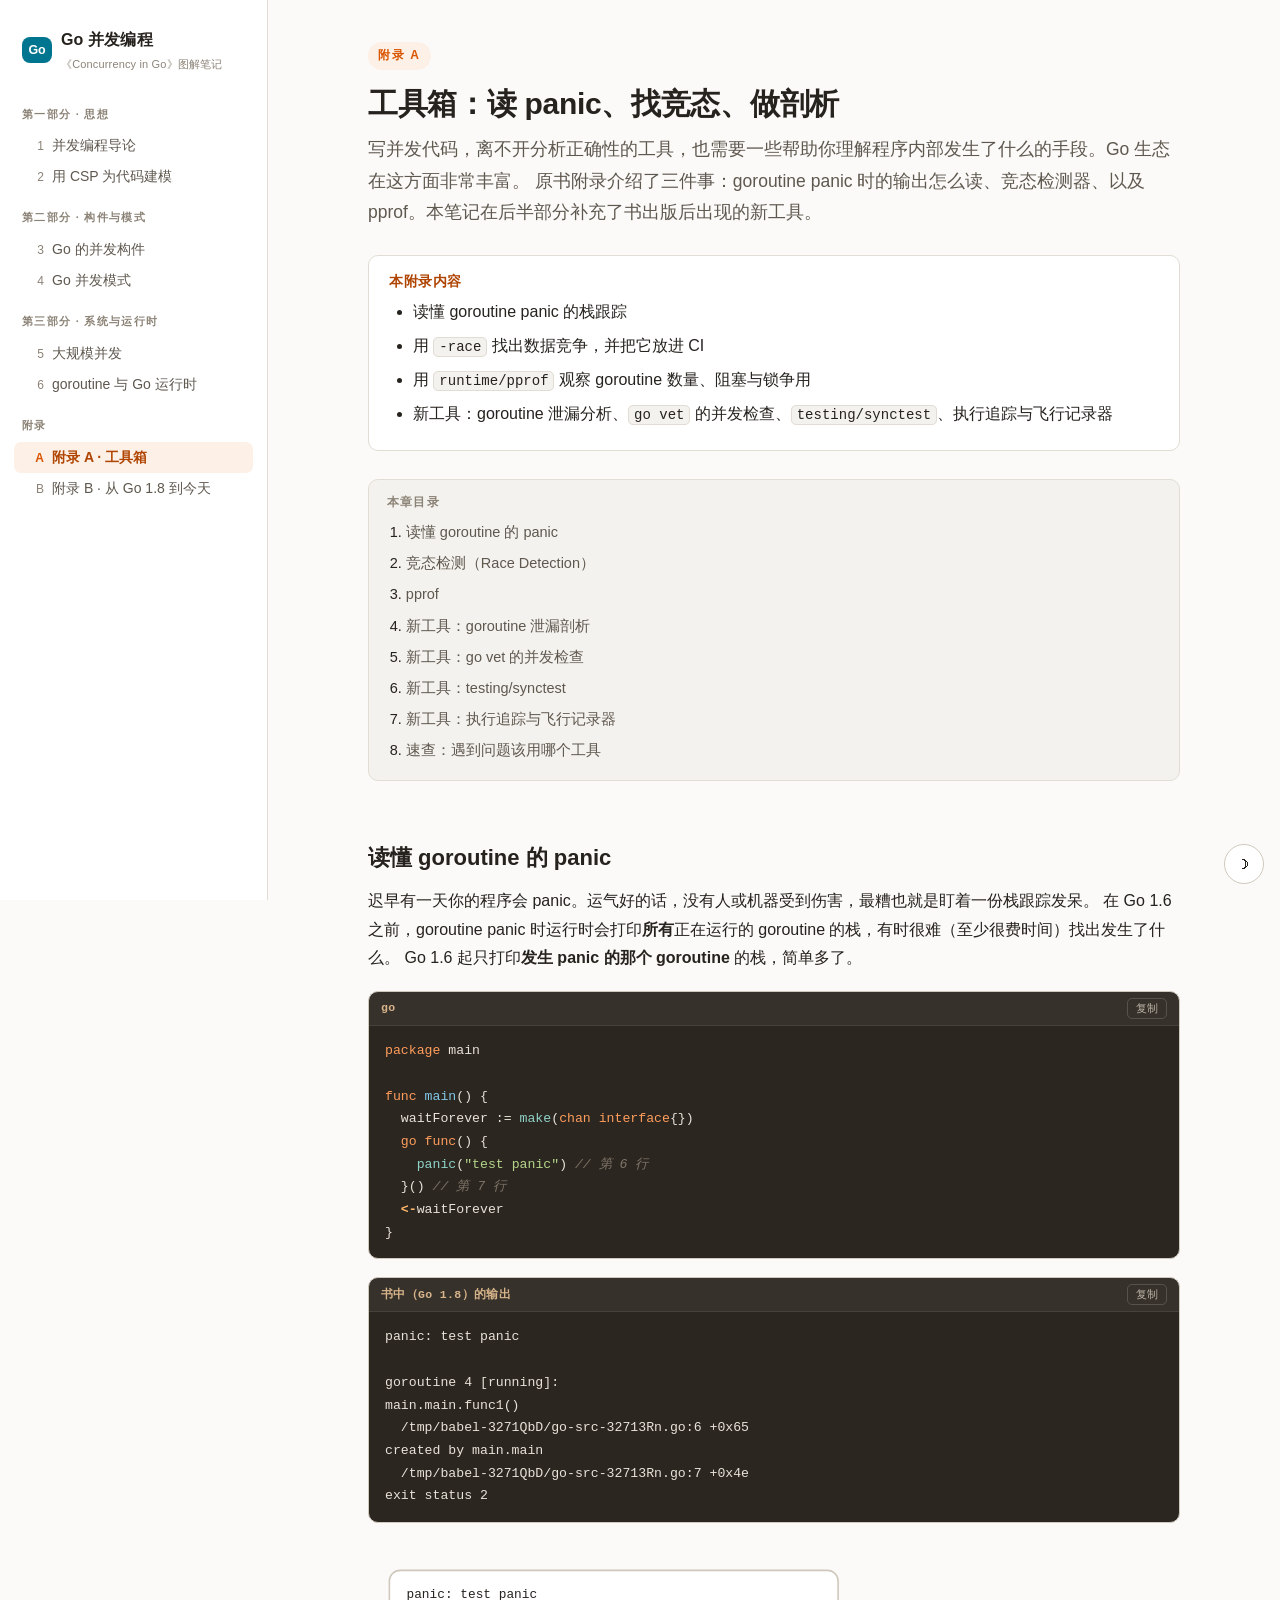
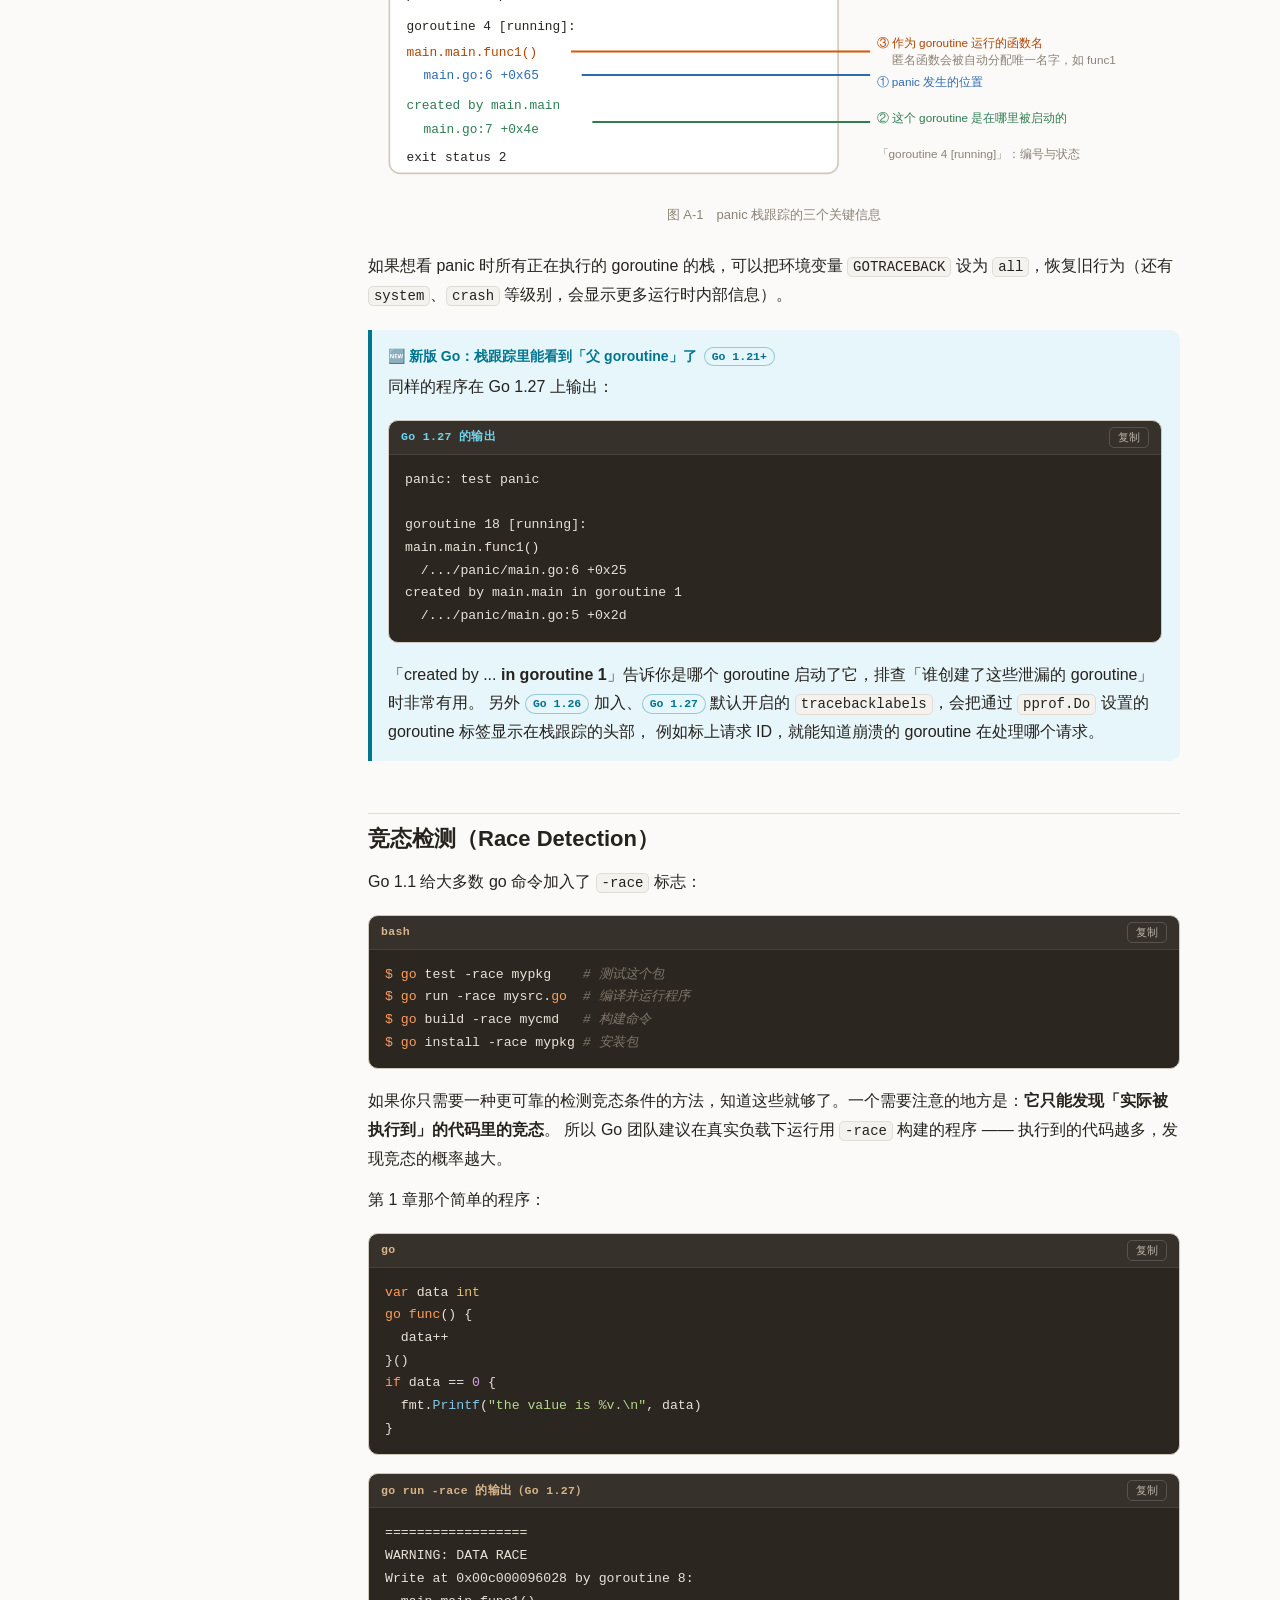
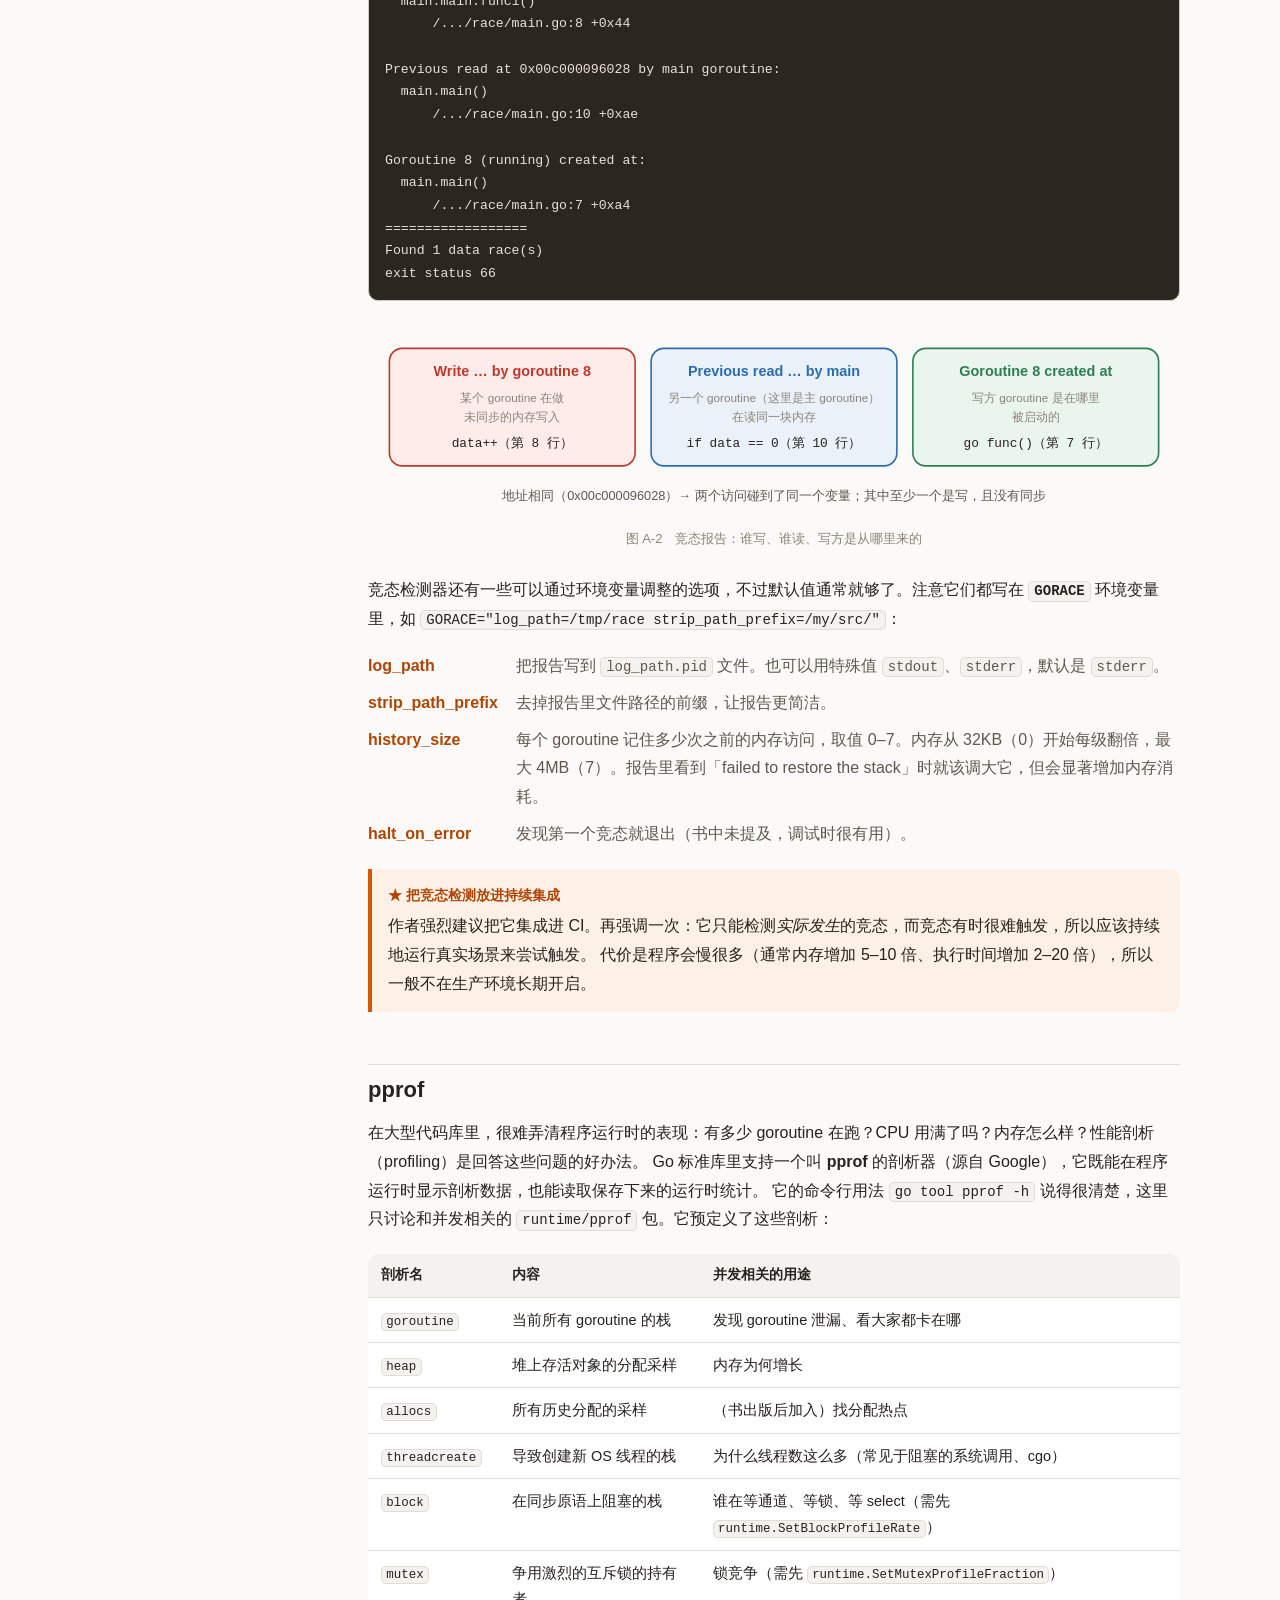
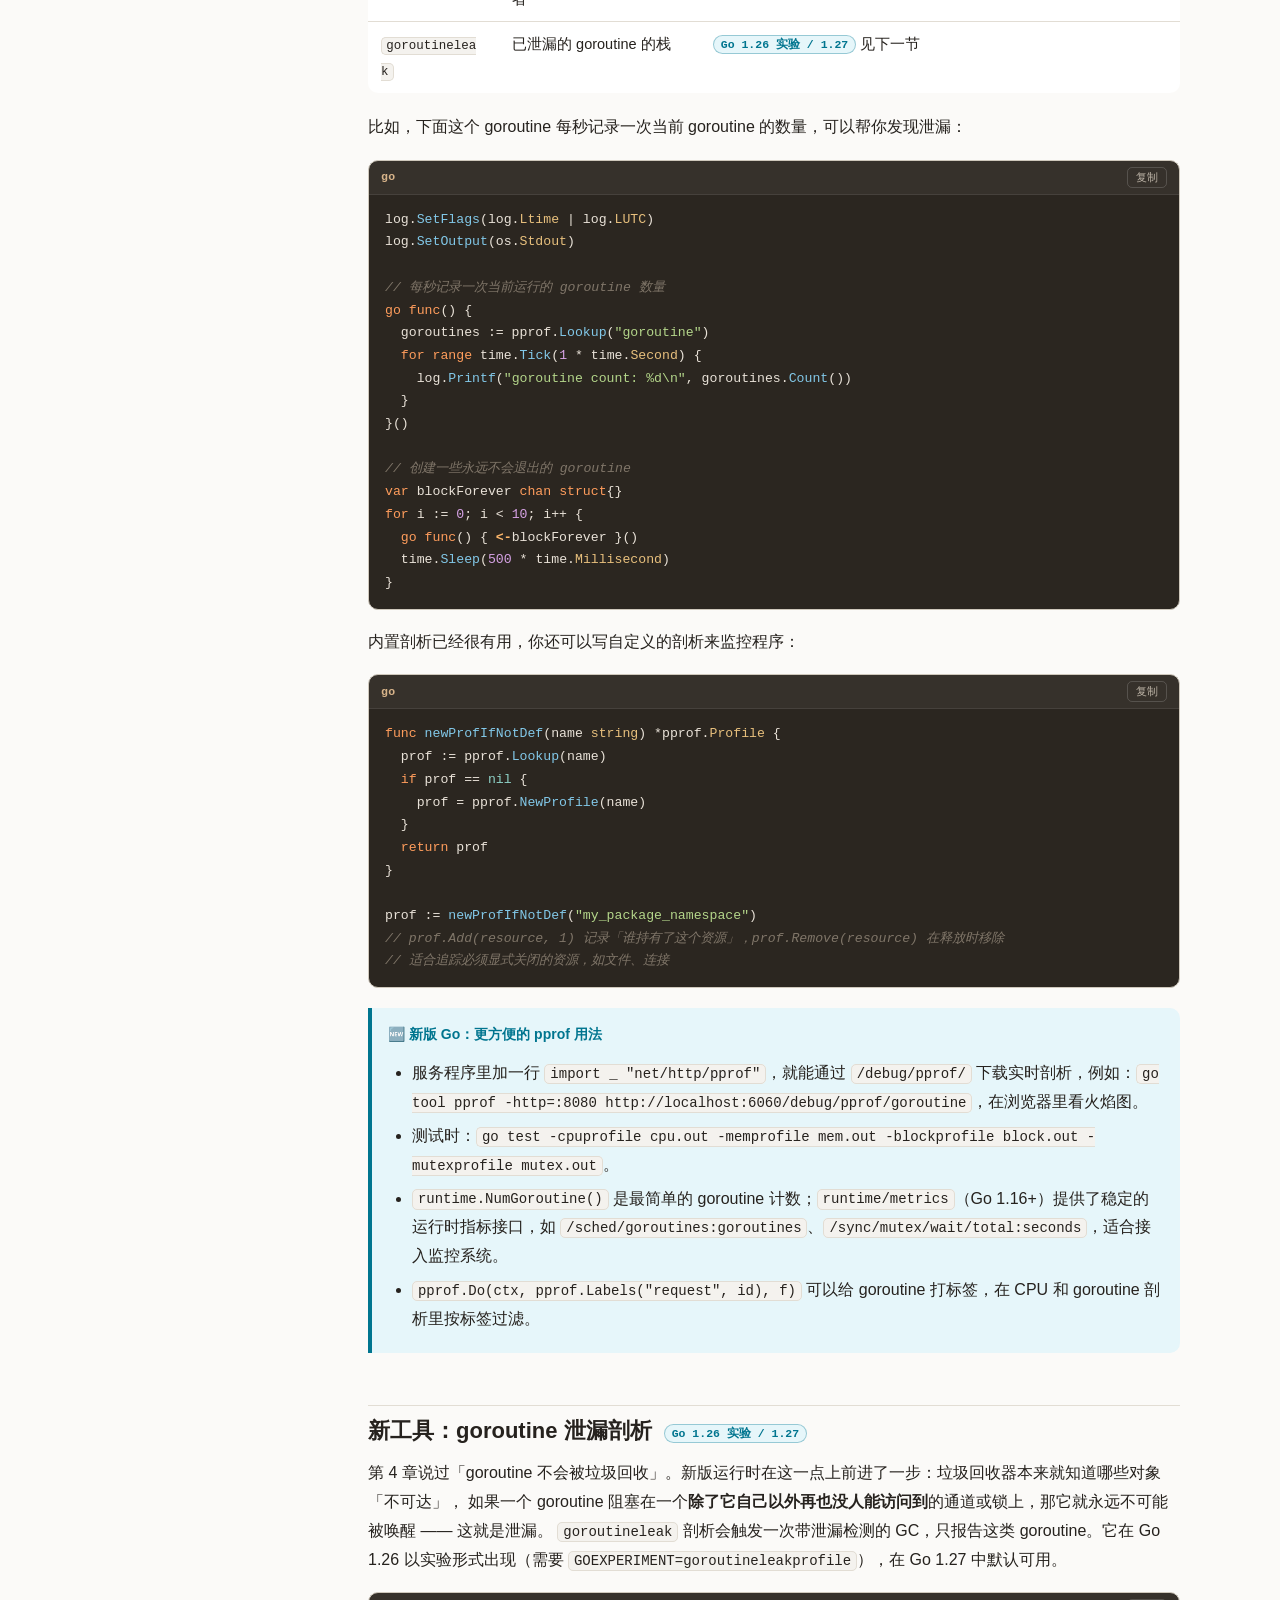
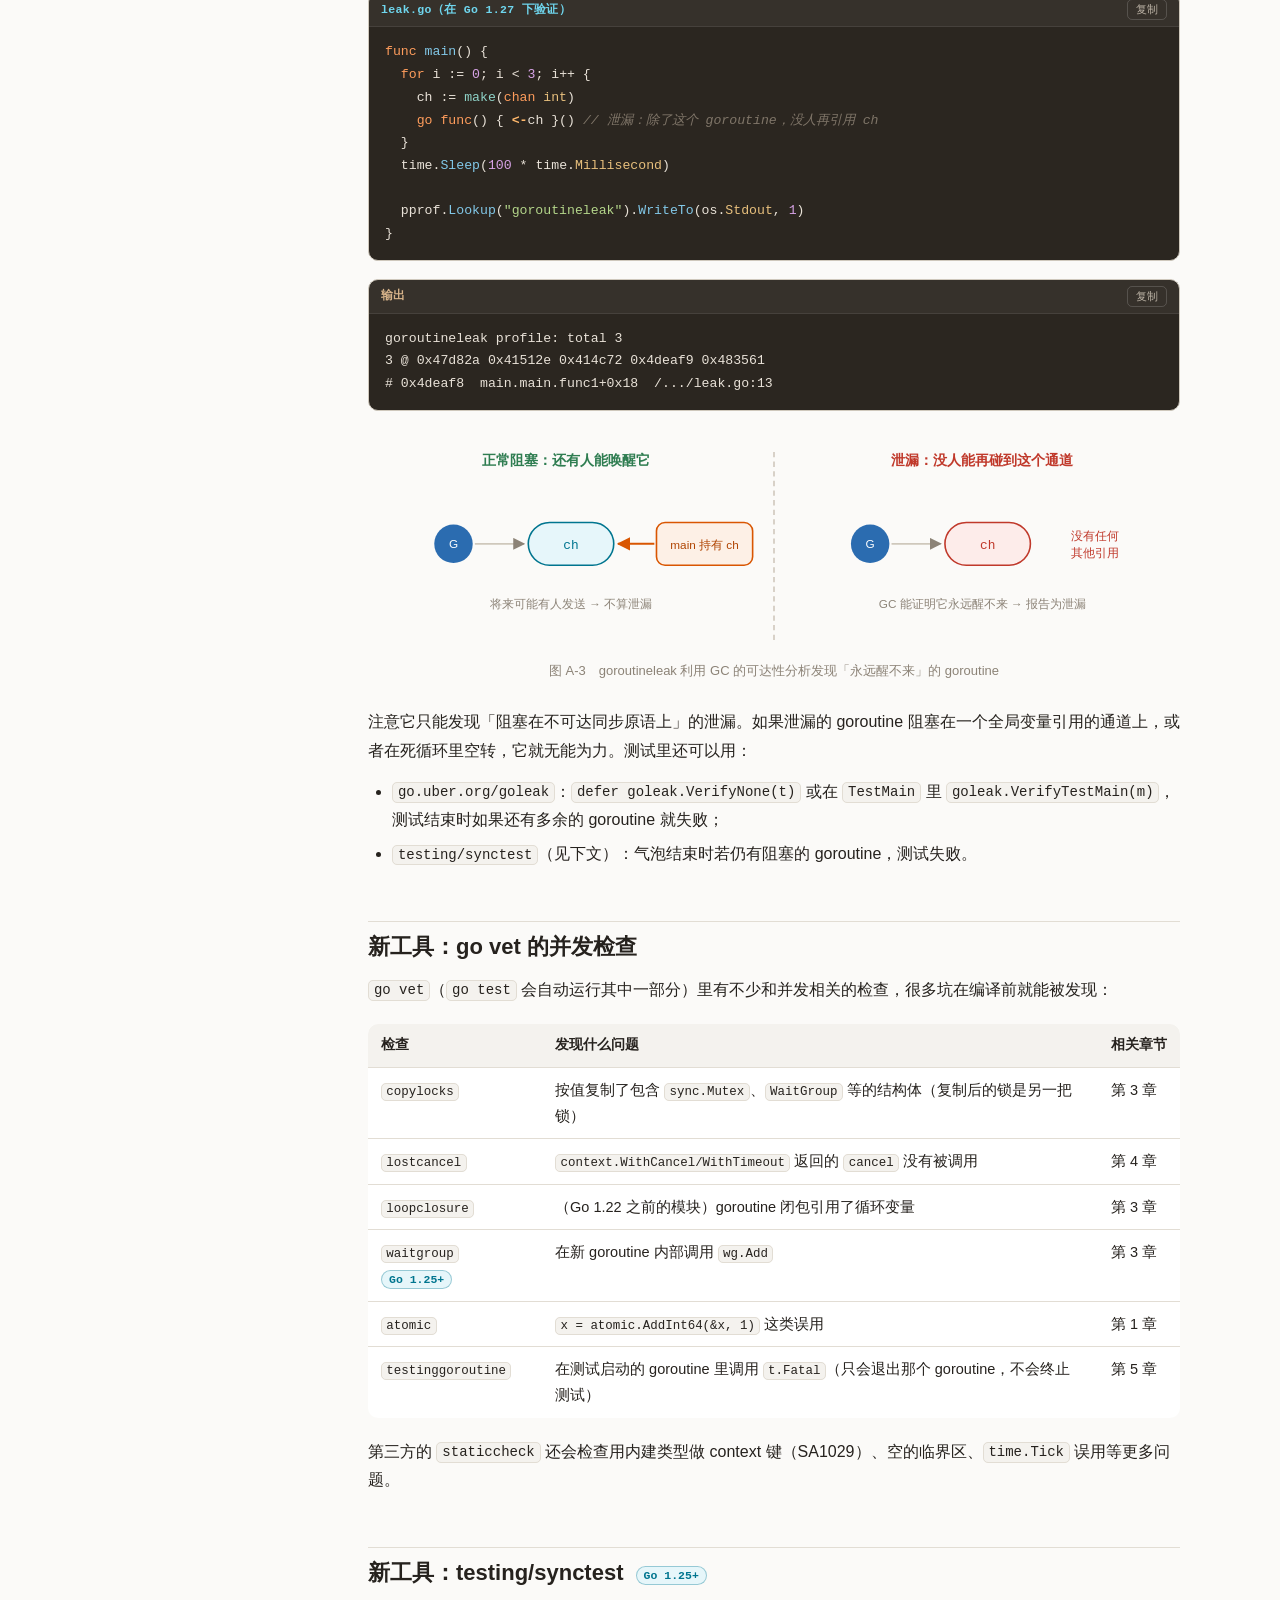
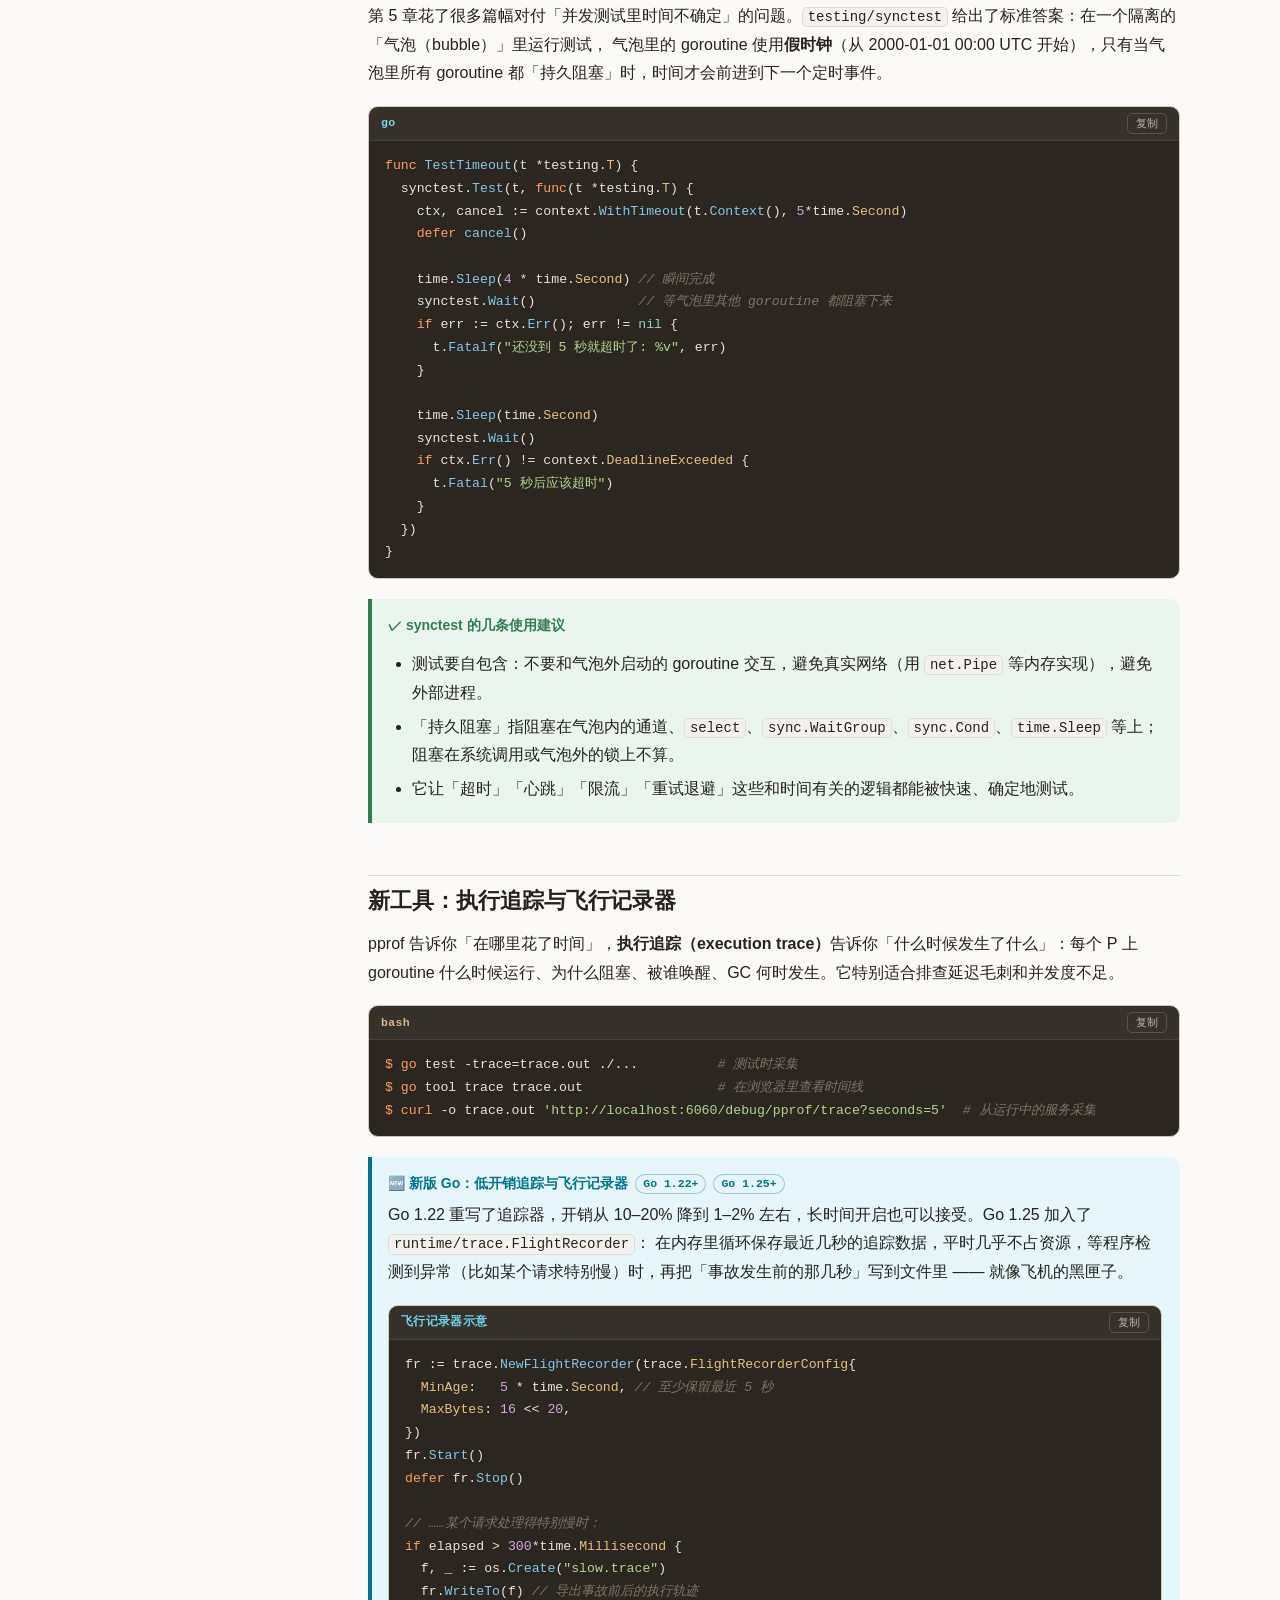
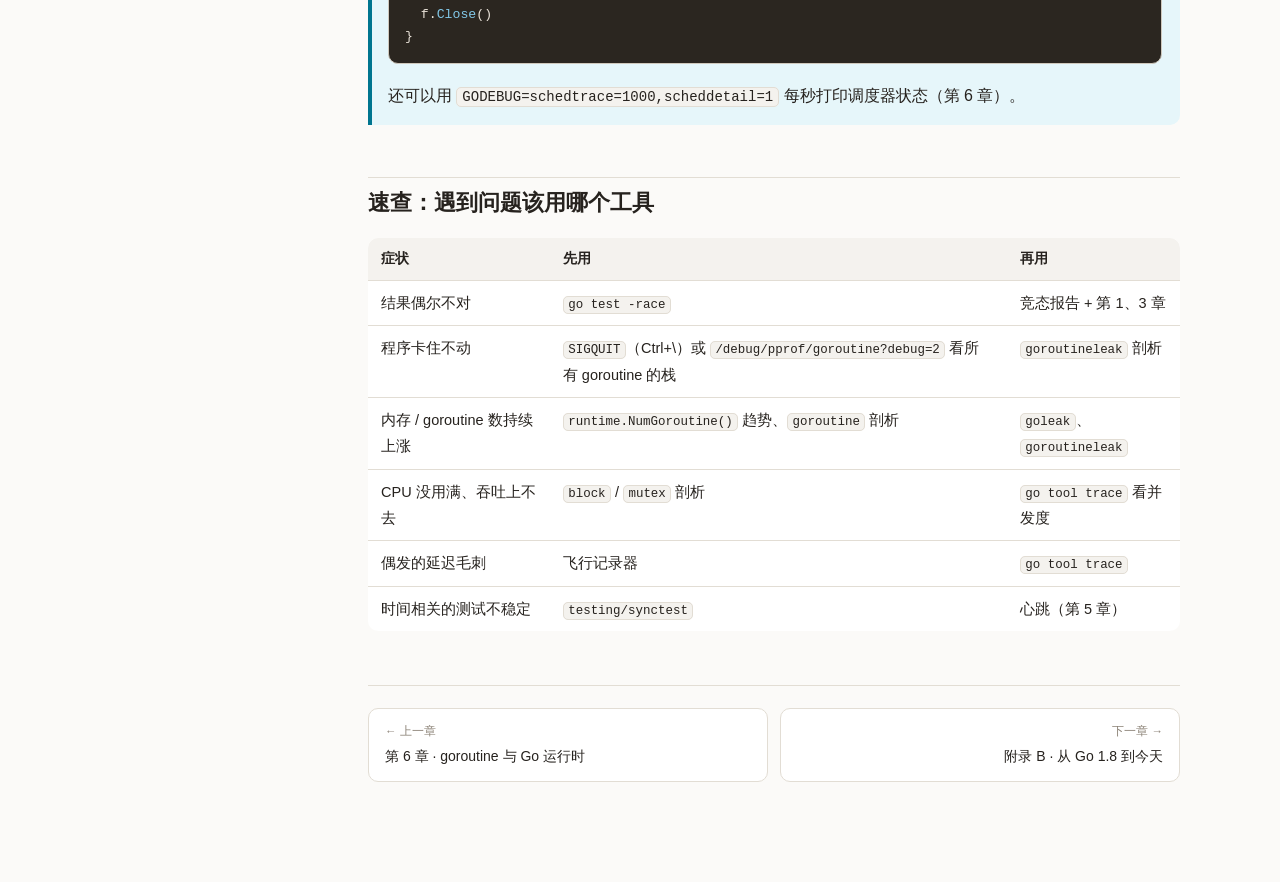
<file: docs/ch07.html>
<!doctype html>
<html lang="zh-CN">
<head>
<meta charset="utf-8">
<meta name="viewport" content="width=device-width,initial-scale=1">
<title>附录 A · 工具箱 — Go 并发编程图解笔记</title>
<link rel="stylesheet" href="assets/style.css">
</head>
<body data-chapter="7">
<div id="app">
<aside id="sidebar"></aside>
<main>

<span class="chapter-eyebrow">附录 A</span>
<h1>工具箱：读 panic、找竞态、做剖析</h1>
<p class="lede">
  写并发代码，离不开分析正确性的工具，也需要一些帮助你理解程序内部发生了什么的手段。Go 生态在这方面非常丰富。
  原书附录介绍了三件事：goroutine panic 时的输出怎么读、竞态检测器、以及 pprof。本笔记在后半部分补充了书出版后出现的新工具。
</p>

<div class="goals">
  <h4>本附录内容</h4>
  <ul>
    <li>读懂 goroutine panic 的栈跟踪</li>
    <li>用 <code>-race</code> 找出数据竞争，并把它放进 CI</li>
    <li>用 <code>runtime/pprof</code> 观察 goroutine 数量、阻塞与锁争用</li>
    <li>新工具：goroutine 泄漏分析、<code>go vet</code> 的并发检查、<code>testing/synctest</code>、执行追踪与飞行记录器</li>
  </ul>
</div>

<div id="chapter-toc"></div>

<!-- ============================================================ -->
<h2 id="panic">读懂 goroutine 的 panic</h2>

<p>
  迟早有一天你的程序会 panic。运气好的话，没有人或机器受到伤害，最糟也就是盯着一份栈跟踪发呆。
  在 Go 1.6 之前，goroutine panic 时运行时会打印<strong>所有</strong>正在运行的 goroutine 的栈，有时很难（至少很费时间）找出发生了什么。
  Go 1.6 起只打印<strong>发生 panic 的那个 goroutine</strong> 的栈，简单多了。
</p>

<div class="code" data-lang="go">
<pre>
package main

func main() {
	waitForever := make(chan interface{})
	go func() {
		panic("test panic") // 第 6 行
	}() // 第 7 行
	&lt;-waitForever
}
</pre>
</div>

<div class="code" data-lang="text" data-file="书中（Go 1.8）的输出">
<pre>
panic: test panic

goroutine 4 [running]:
main.main.func1()
	/tmp/babel-3271QbD/go-src-32713Rn.go:6 +0x65
created by main.main
	/tmp/babel-3271QbD/go-src-32713Rn.go:7 +0x4e
exit status 2
</pre>
</div>

<figure>
<svg class="dgm" viewBox="0 0 760 230" role="img" aria-label="goroutine panic 栈跟踪各部分的含义">
  <rect class="bx" x="20" y="20" width="420" height="190" rx="10"/>
  <text class="mono" x="36" y="46">panic: test panic</text>
  <text class="mono" x="36" y="76">goroutine 4 [running]:</text>
  <text class="mono on-a" x="36" y="100">main.main.func1()</text>
  <text class="mono on-b" x="52" y="122">main.go:6 +0x65</text>
  <text class="mono on-g" x="36" y="150">created by main.main</text>
  <text class="mono on-g" x="52" y="172">main.go:7 +0x4e</text>
  <text class="mono" x="36" y="198">exit status 2</text>

  <path class="ln-a" d="M190 96 H470"/><text class="sm on-a" x="476" y="92">③ 作为 goroutine 运行的函数名</text>
  <text class="sm" x="476" y="108">　 匿名函数会被自动分配唯一名字，如 func1</text>
  <path class="ln-b" d="M200 118 H470"/><text class="sm on-b" x="476" y="128">① panic 发生的位置</text>
  <path class="ln-g" d="M210 162 H470"/><text class="sm on-g" x="476" y="162">② 这个 goroutine 是在哪里被启动的</text>
  <text class="sm" x="476" y="196">「goroutine 4 [running]」：编号与状态</text>
</svg>
<figcaption>图 A-1　panic 栈跟踪的三个关键信息</figcaption>
</figure>

<p>
  如果想看 panic 时所有正在执行的 goroutine 的栈，可以把环境变量 <code>GOTRACEBACK</code> 设为 <code>all</code>，恢复旧行为（还有 <code>system</code>、<code>crash</code> 等级别，会显示更多运行时内部信息）。
</p>

<div class="box modern">
  <div class="t">&#127381; 新版 Go：栈跟踪里能看到「父 goroutine」了 <span class="ver">Go 1.21+</span></div>
  <p>同样的程序在 Go 1.27 上输出：</p>
  <div class="code" data-lang="text" data-tone="modern" data-file="Go 1.27 的输出">
<pre>
panic: test panic

goroutine 18 [running]:
main.main.func1()
	/.../panic/main.go:6 +0x25
created by main.main in goroutine 1
	/.../panic/main.go:5 +0x2d
</pre>
  </div>
  <p>
    「created by ... <strong>in goroutine 1</strong>」告诉你是哪个 goroutine 启动了它，排查「谁创建了这些泄漏的 goroutine」时非常有用。
    另外 <span class="ver">Go 1.26</span> 加入、<span class="ver">Go 1.27</span> 默认开启的 <code>tracebacklabels</code>，会把通过 <code>pprof.Do</code> 设置的 goroutine 标签显示在栈跟踪的头部，
    例如标上请求 ID，就能知道崩溃的 goroutine 在处理哪个请求。
  </p>
</div>

<!-- ============================================================ -->
<h2 id="race">竞态检测（Race Detection）</h2>

<p>Go 1.1 给大多数 go 命令加入了 <code>-race</code> 标志：</p>

<div class="code" data-lang="bash">
<pre>
$ go test -race mypkg    # 测试这个包
$ go run -race mysrc.go  # 编译并运行程序
$ go build -race mycmd   # 构建命令
$ go install -race mypkg # 安装包
</pre>
</div>

<p>
  如果你只需要一种更可靠的检测竞态条件的方法，知道这些就够了。一个需要注意的地方是：<strong>它只能发现「实际被执行到」的代码里的竞态</strong>。
  所以 Go 团队建议在真实负载下运行用 <code>-race</code> 构建的程序 —— 执行到的代码越多，发现竞态的概率越大。
</p>

<p>第 1 章那个简单的程序：</p>

<div class="code" data-lang="go">
<pre>
var data int
go func() {
	data++
}()
if data == 0 {
	fmt.Printf("the value is %v.\n", data)
}
</pre>
</div>

<div class="code" data-lang="text" data-file="go run -race 的输出（Go 1.27）">
<pre>
==================
WARNING: DATA RACE
Write at 0x00c000096028 by goroutine 8:
  main.main.func1()
      /.../race/main.go:8 +0x44

Previous read at 0x00c000096028 by main goroutine:
  main.main()
      /.../race/main.go:10 +0xae

Goroutine 8 (running) created at:
  main.main()
      /.../race/main.go:7 +0xa4
==================
Found 1 data race(s)
exit status 66
</pre>
</div>

<figure>
<svg class="dgm" viewBox="0 0 760 180" role="img" aria-label="竞态报告的结构：写方、读方、goroutine 创建位置">
  <rect class="bx-r" x="20" y="20" width="230" height="110" rx="12"/>
  <text class="ttl on-r" x="135" y="46" text-anchor="middle">Write … by goroutine 8</text>
  <text class="sm" x="135" y="70" text-anchor="middle">某个 goroutine 在做</text>
  <text class="sm" x="135" y="88" text-anchor="middle">未同步的内存写入</text>
  <text class="mono" x="135" y="112" text-anchor="middle">data++（第 8 行）</text>
  <rect class="bx-b" x="265" y="20" width="230" height="110" rx="12"/>
  <text class="ttl on-b" x="380" y="46" text-anchor="middle">Previous read … by main</text>
  <text class="sm" x="380" y="70" text-anchor="middle">另一个 goroutine（这里是主 goroutine）</text>
  <text class="sm" x="380" y="88" text-anchor="middle">在读同一块内存</text>
  <text class="mono" x="380" y="112" text-anchor="middle">if data == 0（第 10 行）</text>
  <rect class="bx-g" x="510" y="20" width="230" height="110" rx="12"/>
  <text class="ttl on-g" x="625" y="46" text-anchor="middle">Goroutine 8 created at</text>
  <text class="sm" x="625" y="70" text-anchor="middle">写方 goroutine 是在哪里</text>
  <text class="sm" x="625" y="88" text-anchor="middle">被启动的</text>
  <text class="mono" x="625" y="112" text-anchor="middle">go func()（第 7 行）</text>
  <text class="lbl" x="380" y="162" text-anchor="middle">地址相同（0x00c000096028）→ 两个访问碰到了同一个变量；其中至少一个是写，且没有同步</text>
</svg>
<figcaption>图 A-2　竞态报告：谁写、谁读、写方是从哪里来的</figcaption>
</figure>

<p>
  竞态检测器还有一些可以通过环境变量调整的选项，不过默认值通常就够了。注意它们都写在 <strong><code>GORACE</code></strong> 环境变量里，如 <code>GORACE="log_path=/tmp/race strip_path_prefix=/my/src/"</code>：
</p>

<dl class="terms">
  <dt>log_path</dt><dd>把报告写到 <code>log_path.pid</code> 文件。也可以用特殊值 <code>stdout</code>、<code>stderr</code>，默认是 <code>stderr</code>。</dd>
  <dt>strip_path_prefix</dt><dd>去掉报告里文件路径的前缀，让报告更简洁。</dd>
  <dt>history_size</dt><dd>每个 goroutine 记住多少次之前的内存访问，取值 0–7。内存从 32KB（0）开始每级翻倍，最大 4MB（7）。报告里看到「failed to restore the stack」时就该调大它，但会显著增加内存消耗。</dd>
  <dt>halt_on_error</dt><dd>发现第一个竞态就退出（书中未提及，调试时很有用）。</dd>
</dl>

<div class="box key">
  <div class="t">&#9733; 把竞态检测放进持续集成</div>
  <p>
    作者强烈建议把它集成进 CI。再强调一次：它只能检测<em>实际发生</em>的竞态，而竞态有时很难触发，所以应该持续地运行真实场景来尝试触发。
    代价是程序会慢很多（通常内存增加 5–10 倍、执行时间增加 2–20 倍），所以一般不在生产环境长期开启。
  </p>
</div>

<!-- ============================================================ -->
<h2 id="pprof">pprof</h2>

<p>
  在大型代码库里，很难弄清程序运行时的表现：有多少 goroutine 在跑？CPU 用满了吗？内存怎么样？性能剖析（profiling）是回答这些问题的好办法。
  Go 标准库里支持一个叫 <strong>pprof</strong> 的剖析器（源自 Google），它既能在程序运行时显示剖析数据，也能读取保存下来的运行时统计。
  它的命令行用法 <code>go tool pprof -h</code> 说得很清楚，这里只讨论和并发相关的 <code>runtime/pprof</code> 包。它预定义了这些剖析：
</p>

<div class="tw">
<table>
  <tr><th>剖析名</th><th>内容</th><th>并发相关的用途</th></tr>
  <tr><td><code>goroutine</code></td><td>当前所有 goroutine 的栈</td><td>发现 goroutine 泄漏、看大家都卡在哪</td></tr>
  <tr><td><code>heap</code></td><td>堆上存活对象的分配采样</td><td>内存为何增长</td></tr>
  <tr><td><code>allocs</code></td><td>所有历史分配的采样</td><td>（书出版后加入）找分配热点</td></tr>
  <tr><td><code>threadcreate</code></td><td>导致创建新 OS 线程的栈</td><td>为什么线程数这么多（常见于阻塞的系统调用、cgo）</td></tr>
  <tr><td><code>block</code></td><td>在同步原语上阻塞的栈</td><td>谁在等通道、等锁、等 select（需先 <code>runtime.SetBlockProfileRate</code>）</td></tr>
  <tr><td><code>mutex</code></td><td>争用激烈的互斥锁的持有者</td><td>锁竞争（需先 <code>runtime.SetMutexProfileFraction</code>）</td></tr>
  <tr><td><code>goroutineleak</code></td><td>已泄漏的 goroutine 的栈</td><td><span class="ver">Go 1.26 实验 / 1.27</span> 见下一节</td></tr>
</table>
</div>

<p>比如，下面这个 goroutine 每秒记录一次当前 goroutine 的数量，可以帮你发现泄漏：</p>

<div class="code" data-lang="go">
<pre>
log.SetFlags(log.Ltime | log.LUTC)
log.SetOutput(os.Stdout)

// 每秒记录一次当前运行的 goroutine 数量
go func() {
	goroutines := pprof.Lookup("goroutine")
	for range time.Tick(1 * time.Second) {
		log.Printf("goroutine count: %d\n", goroutines.Count())
	}
}()

// 创建一些永远不会退出的 goroutine
var blockForever chan struct{}
for i := 0; i &lt; 10; i++ {
	go func() { &lt;-blockForever }()
	time.Sleep(500 * time.Millisecond)
}
</pre>
</div>

<p>内置剖析已经很有用，你还可以写自定义的剖析来监控程序：</p>

<div class="code" data-lang="go">
<pre>
func newProfIfNotDef(name string) *pprof.Profile {
	prof := pprof.Lookup(name)
	if prof == nil {
		prof = pprof.NewProfile(name)
	}
	return prof
}

prof := newProfIfNotDef("my_package_namespace")
// prof.Add(resource, 1) 记录「谁持有了这个资源」，prof.Remove(resource) 在释放时移除
// 适合追踪必须显式关闭的资源，如文件、连接
</pre>
</div>

<div class="box modern">
  <div class="t">&#127381; 新版 Go：更方便的 pprof 用法</div>
  <ul>
    <li>服务程序里加一行 <code>import _ "net/http/pprof"</code>，就能通过 <code>/debug/pprof/</code> 下载实时剖析，例如：<code>go tool pprof -http=:8080 http://localhost:6060/debug/pprof/goroutine</code>，在浏览器里看火焰图。</li>
    <li>测试时：<code>go test -cpuprofile cpu.out -memprofile mem.out -blockprofile block.out -mutexprofile mutex.out</code>。</li>
    <li><code>runtime.NumGoroutine()</code> 是最简单的 goroutine 计数；<code>runtime/metrics</code>（Go 1.16+）提供了稳定的运行时指标接口，如 <code>/sched/goroutines:goroutines</code>、<code>/sync/mutex/wait/total:seconds</code>，适合接入监控系统。</li>
    <li><code>pprof.Do(ctx, pprof.Labels("request", id), f)</code> 可以给 goroutine 打标签，在 CPU 和 goroutine 剖析里按标签过滤。</li>
  </ul>
</div>

<!-- ============================================================ -->
<h2 id="leak">新工具：goroutine 泄漏剖析 <span class="ver">Go 1.26 实验 / 1.27</span></h2>

<p>
  第 4 章说过「goroutine 不会被垃圾回收」。新版运行时在这一点上前进了一步：垃圾回收器本来就知道哪些对象「不可达」，
  如果一个 goroutine 阻塞在一个<strong>除了它自己以外再也没人能访问到</strong>的通道或锁上，那它就永远不可能被唤醒 —— 这就是泄漏。
  <code>goroutineleak</code> 剖析会触发一次带泄漏检测的 GC，只报告这类 goroutine。它在 Go 1.26 以实验形式出现（需要 <code>GOEXPERIMENT=goroutineleakprofile</code>），在 Go 1.27 中默认可用。
</p>

<div class="code" data-lang="go" data-tone="modern" data-file="leak.go（在 Go 1.27 下验证）">
<pre>
func main() {
	for i := 0; i &lt; 3; i++ {
		ch := make(chan int)
		go func() { &lt;-ch }() // 泄漏：除了这个 goroutine，没人再引用 ch
	}
	time.Sleep(100 * time.Millisecond)

	pprof.Lookup("goroutineleak").WriteTo(os.Stdout, 1)
}
</pre>
</div>

<div class="code" data-lang="text" data-file="输出">
<pre>
goroutineleak profile: total 3
3 @ 0x47d82a 0x41512e 0x414c72 0x4deaf9 0x483561
#	0x4deaf8	main.main.func1+0x18	/.../leak.go:13
</pre>
</div>

<figure>
<svg class="dgm" viewBox="0 0 760 200" role="img" aria-label="泄漏检测原理：阻塞在不可达通道上的 goroutine 永远无法被唤醒">
  <text class="ttl on-g" x="185" y="26" text-anchor="middle">正常阻塞：还有人能唤醒它</text>
  <text class="ttl on-r" x="575" y="26" text-anchor="middle">泄漏：没人能再碰到这个通道</text>
  <path class="ln-d" d="M380 14 V190"/>
  <circle class="dot-b" cx="80" cy="100" r="18"/><text class="sm" x="80" y="104" text-anchor="middle" style="fill:#fff">G</text>
  <rect class="bx-c" x="150" y="80" width="80" height="40" rx="20"/><text class="mono on-c" x="190" y="105" text-anchor="middle">ch</text>
  <path class="ln" d="M100 100 H146" marker-end="url(#ar)"/>
  <rect class="bx-a" x="270" y="80" width="90" height="40" rx="8"/><text class="sm on-a" x="315" y="105" text-anchor="middle">main 持有 ch</text>
  <path class="ln-a" d="M268 100 H234" marker-end="url(#ar-a)"/>
  <text class="sm" x="190" y="160" text-anchor="middle">将来可能有人发送 → 不算泄漏</text>

  <circle class="dot-b" cx="470" cy="100" r="18"/><text class="sm" x="470" y="104" text-anchor="middle" style="fill:#fff">G</text>
  <rect class="bx-r" x="540" y="80" width="80" height="40" rx="20"/><text class="mono on-r" x="580" y="105" text-anchor="middle">ch</text>
  <path class="ln" d="M490 100 H536" marker-end="url(#ar)"/>
  <text class="sm on-r" x="680" y="96" text-anchor="middle">没有任何</text>
  <text class="sm on-r" x="680" y="112" text-anchor="middle">其他引用</text>
  <text class="sm" x="575" y="160" text-anchor="middle">GC 能证明它永远醒不来 → 报告为泄漏</text>
</svg>
<figcaption>图 A-3　goroutineleak 利用 GC 的可达性分析发现「永远醒不来」的 goroutine</figcaption>
</figure>

<p>
  注意它只能发现「阻塞在不可达同步原语上」的泄漏。如果泄漏的 goroutine 阻塞在一个全局变量引用的通道上，或者在死循环里空转，它就无能为力。测试里还可以用：
</p>
<ul>
  <li><code>go.uber.org/goleak</code>：<code>defer goleak.VerifyNone(t)</code> 或在 <code>TestMain</code> 里 <code>goleak.VerifyTestMain(m)</code>，测试结束时如果还有多余的 goroutine 就失败；</li>
  <li><code>testing/synctest</code>（见下文）：气泡结束时若仍有阻塞的 goroutine，测试失败。</li>
</ul>

<!-- ============================================================ -->
<h2 id="vet">新工具：go vet 的并发检查</h2>

<p><code>go vet</code>（<code>go test</code> 会自动运行其中一部分）里有不少和并发相关的检查，很多坑在编译前就能被发现：</p>

<div class="tw">
<table>
  <tr><th>检查</th><th>发现什么问题</th><th>相关章节</th></tr>
  <tr><td><code>copylocks</code></td><td>按值复制了包含 <code>sync.Mutex</code>、<code>WaitGroup</code> 等的结构体（复制后的锁是另一把锁）</td><td>第 3 章</td></tr>
  <tr><td><code>lostcancel</code></td><td><code>context.WithCancel/WithTimeout</code> 返回的 <code>cancel</code> 没有被调用</td><td>第 4 章</td></tr>
  <tr><td><code>loopclosure</code></td><td>（Go 1.22 之前的模块）goroutine 闭包引用了循环变量</td><td>第 3 章</td></tr>
  <tr><td><code>waitgroup</code> <span class="ver">Go 1.25+</span></td><td>在新 goroutine 内部调用 <code>wg.Add</code></td><td>第 3 章</td></tr>
  <tr><td><code>atomic</code></td><td><code>x = atomic.AddInt64(&amp;x, 1)</code> 这类误用</td><td>第 1 章</td></tr>
  <tr><td><code>testinggoroutine</code></td><td>在测试启动的 goroutine 里调用 <code>t.Fatal</code>（只会退出那个 goroutine，不会终止测试）</td><td>第 5 章</td></tr>
</table>
</div>

<p>第三方的 <code>staticcheck</code> 还会检查用内建类型做 context 键（SA1029）、空的临界区、<code>time.Tick</code> 误用等更多问题。</p>

<!-- ============================================================ -->
<h2 id="synctest">新工具：testing/synctest <span class="ver">Go 1.25+</span></h2>

<p>
  第 5 章花了很多篇幅对付「并发测试里时间不确定」的问题。<code>testing/synctest</code> 给出了标准答案：在一个隔离的「气泡（bubble）」里运行测试，
  气泡里的 goroutine 使用<strong>假时钟</strong>（从 2000-01-01 00:00 UTC 开始），只有当气泡里所有 goroutine 都「持久阻塞」时，时间才会前进到下一个定时事件。
</p>

<div class="code" data-lang="go" data-tone="modern">
<pre>
func TestTimeout(t *testing.T) {
	synctest.Test(t, func(t *testing.T) {
		ctx, cancel := context.WithTimeout(t.Context(), 5*time.Second)
		defer cancel()

		time.Sleep(4 * time.Second) // 瞬间完成
		synctest.Wait()             // 等气泡里其他 goroutine 都阻塞下来
		if err := ctx.Err(); err != nil {
			t.Fatalf("还没到 5 秒就超时了: %v", err)
		}

		time.Sleep(time.Second)
		synctest.Wait()
		if ctx.Err() != context.DeadlineExceeded {
			t.Fatal("5 秒后应该超时")
		}
	})
}
</pre>
</div>

<div class="box tip">
  <div class="t">&#10003; synctest 的几条使用建议</div>
  <ul>
    <li>测试要自包含：不要和气泡外启动的 goroutine 交互，避免真实网络（用 <code>net.Pipe</code> 等内存实现），避免外部进程。</li>
    <li>「持久阻塞」指阻塞在气泡内的通道、<code>select</code>、<code>sync.WaitGroup</code>、<code>sync.Cond</code>、<code>time.Sleep</code> 等上；阻塞在系统调用或气泡外的锁上不算。</li>
    <li>它让「超时」「心跳」「限流」「重试退避」这些和时间有关的逻辑都能被快速、确定地测试。</li>
  </ul>
</div>

<!-- ============================================================ -->
<h2 id="trace">新工具：执行追踪与飞行记录器</h2>

<p>
  pprof 告诉你「在哪里花了时间」，<strong>执行追踪（execution trace）</strong>告诉你「什么时候发生了什么」：每个 P 上 goroutine 什么时候运行、为什么阻塞、被谁唤醒、GC 何时发生。它特别适合排查延迟毛刺和并发度不足。
</p>

<div class="code" data-lang="bash">
<pre>
$ go test -trace=trace.out ./...          # 测试时采集
$ go tool trace trace.out                 # 在浏览器里查看时间线
$ curl -o trace.out 'http://localhost:6060/debug/pprof/trace?seconds=5'  # 从运行中的服务采集
</pre>
</div>

<div class="box modern">
  <div class="t">&#127381; 新版 Go：低开销追踪与飞行记录器 <span class="ver">Go 1.22+</span><span class="ver">Go 1.25+</span></div>
  <p>
    Go 1.22 重写了追踪器，开销从 10–20% 降到 1–2% 左右，长时间开启也可以接受。Go 1.25 加入了 <code>runtime/trace.FlightRecorder</code>：
    在内存里循环保存最近几秒的追踪数据，平时几乎不占资源，等程序检测到异常（比如某个请求特别慢）时，再把「事故发生前的那几秒」写到文件里 —— 就像飞机的黑匣子。
  </p>
  <div class="code" data-lang="go" data-tone="modern" data-file="飞行记录器示意">
<pre>
fr := trace.NewFlightRecorder(trace.FlightRecorderConfig{
	MinAge:   5 * time.Second, // 至少保留最近 5 秒
	MaxBytes: 16 &lt;&lt; 20,
})
fr.Start()
defer fr.Stop()

// ……某个请求处理得特别慢时：
if elapsed &gt; 300*time.Millisecond {
	f, _ := os.Create("slow.trace")
	fr.WriteTo(f) // 导出事故前后的执行轨迹
	f.Close()
}
</pre>
  </div>
  <p>还可以用 <code>GODEBUG=schedtrace=1000,scheddetail=1</code> 每秒打印调度器状态（第 6 章）。</p>
</div>

<h2 id="cheatsheet">速查：遇到问题该用哪个工具</h2>

<div class="tw">
<table>
  <tr><th>症状</th><th>先用</th><th>再用</th></tr>
  <tr><td>结果偶尔不对</td><td><code>go test -race</code></td><td>竞态报告 + 第 1、3 章</td></tr>
  <tr><td>程序卡住不动</td><td><code>SIGQUIT</code>（Ctrl+\）或 <code>/debug/pprof/goroutine?debug=2</code> 看所有 goroutine 的栈</td><td><code>goroutineleak</code> 剖析</td></tr>
  <tr><td>内存 / goroutine 数持续上涨</td><td><code>runtime.NumGoroutine()</code> 趋势、<code>goroutine</code> 剖析</td><td><code>goleak</code>、<code>goroutineleak</code></td></tr>
  <tr><td>CPU 没用满、吞吐上不去</td><td><code>block</code> / <code>mutex</code> 剖析</td><td><code>go tool trace</code> 看并发度</td></tr>
  <tr><td>偶发的延迟毛刺</td><td>飞行记录器</td><td><code>go tool trace</code></td></tr>
  <tr><td>时间相关的测试不稳定</td><td><code>testing/synctest</code></td><td>心跳（第 5 章）</td></tr>
</table>
</div>

<div id="pager"></div>

</main>
</div>
<script src="assets/site.js"></script>
</body>
</html>
</file>
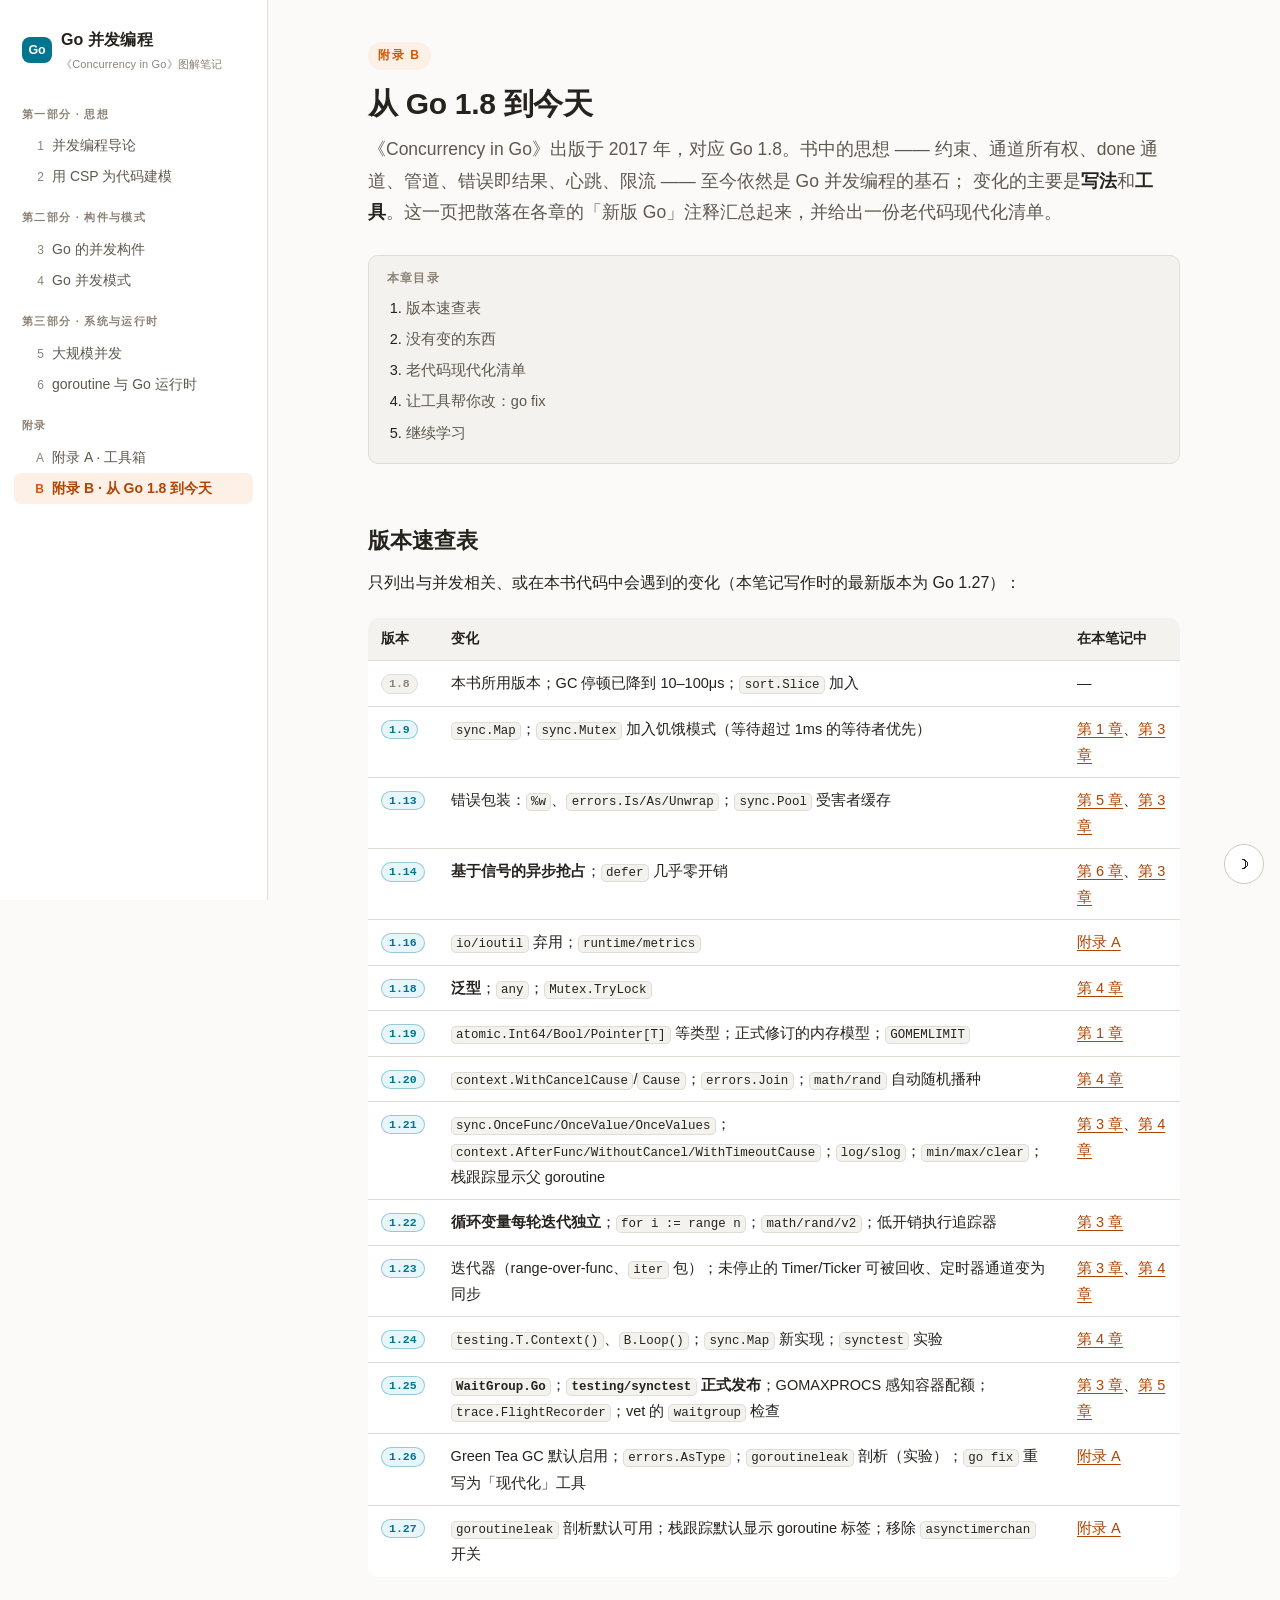
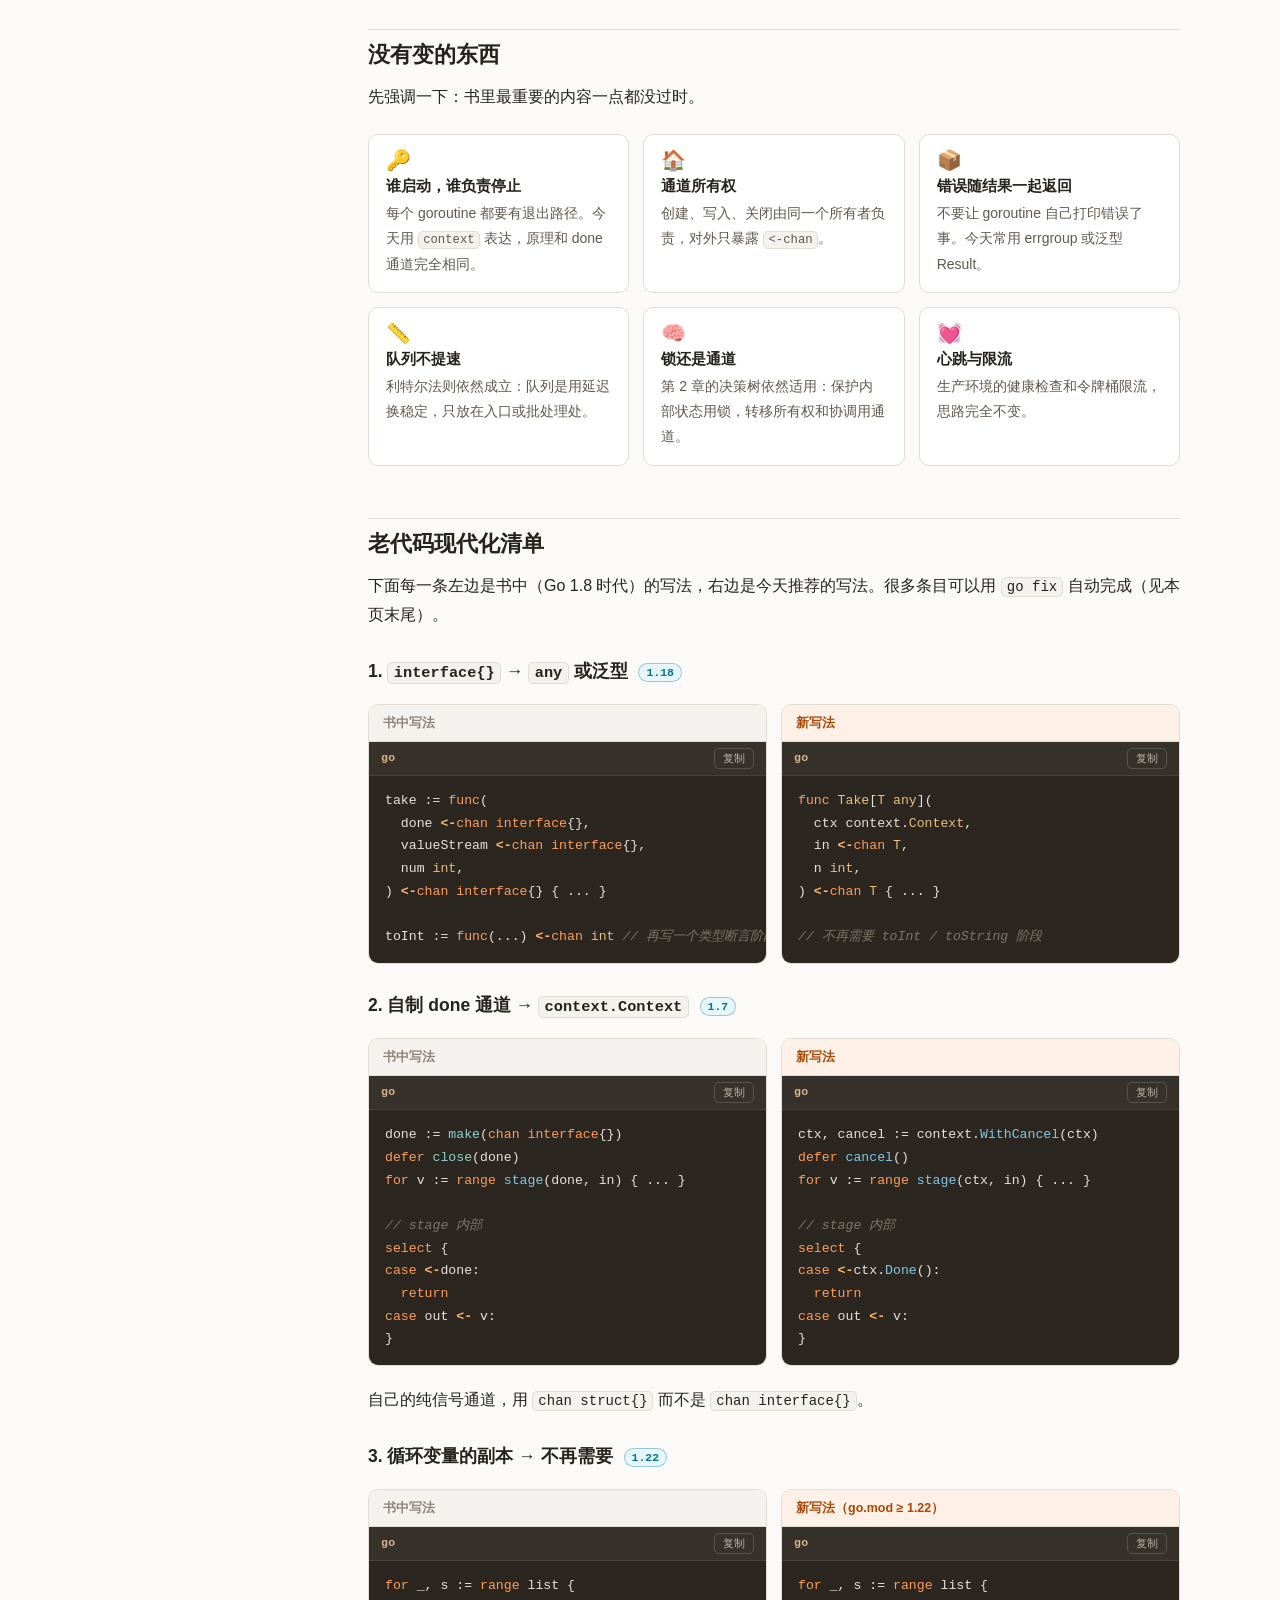
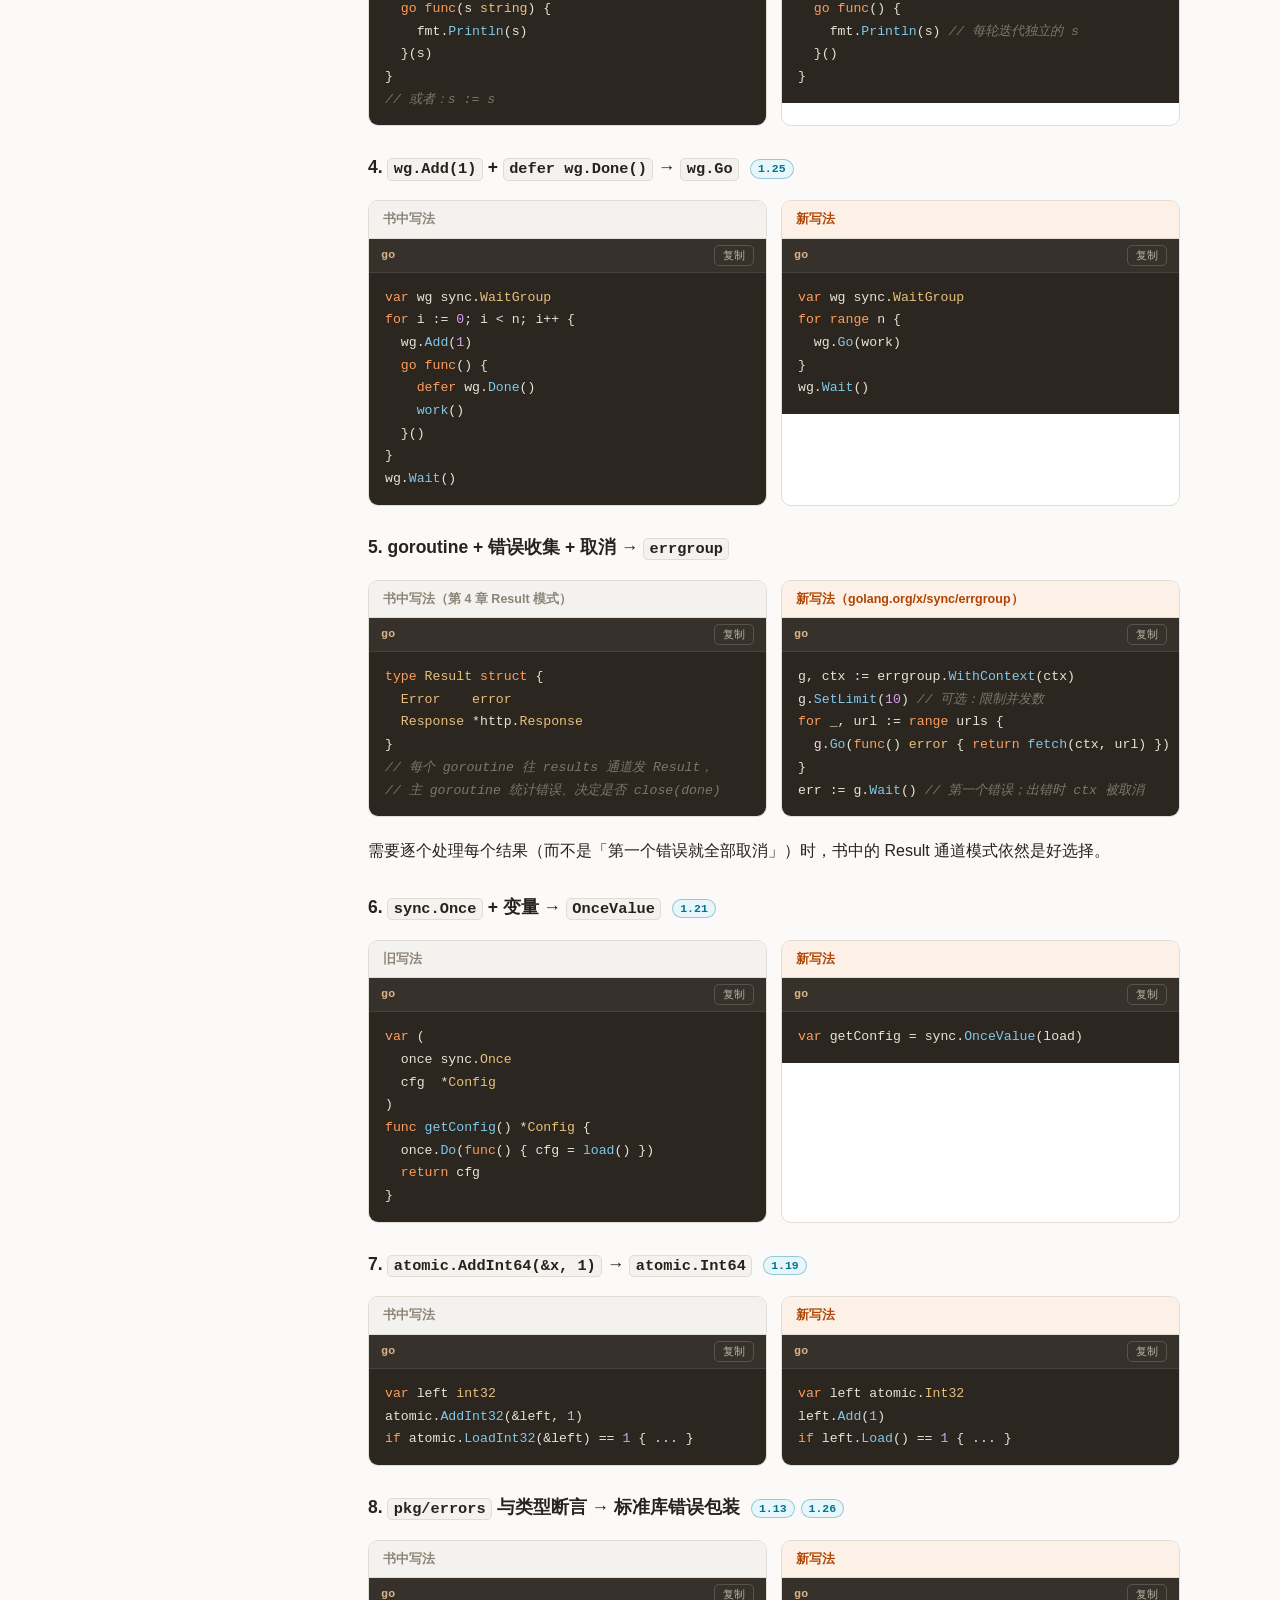
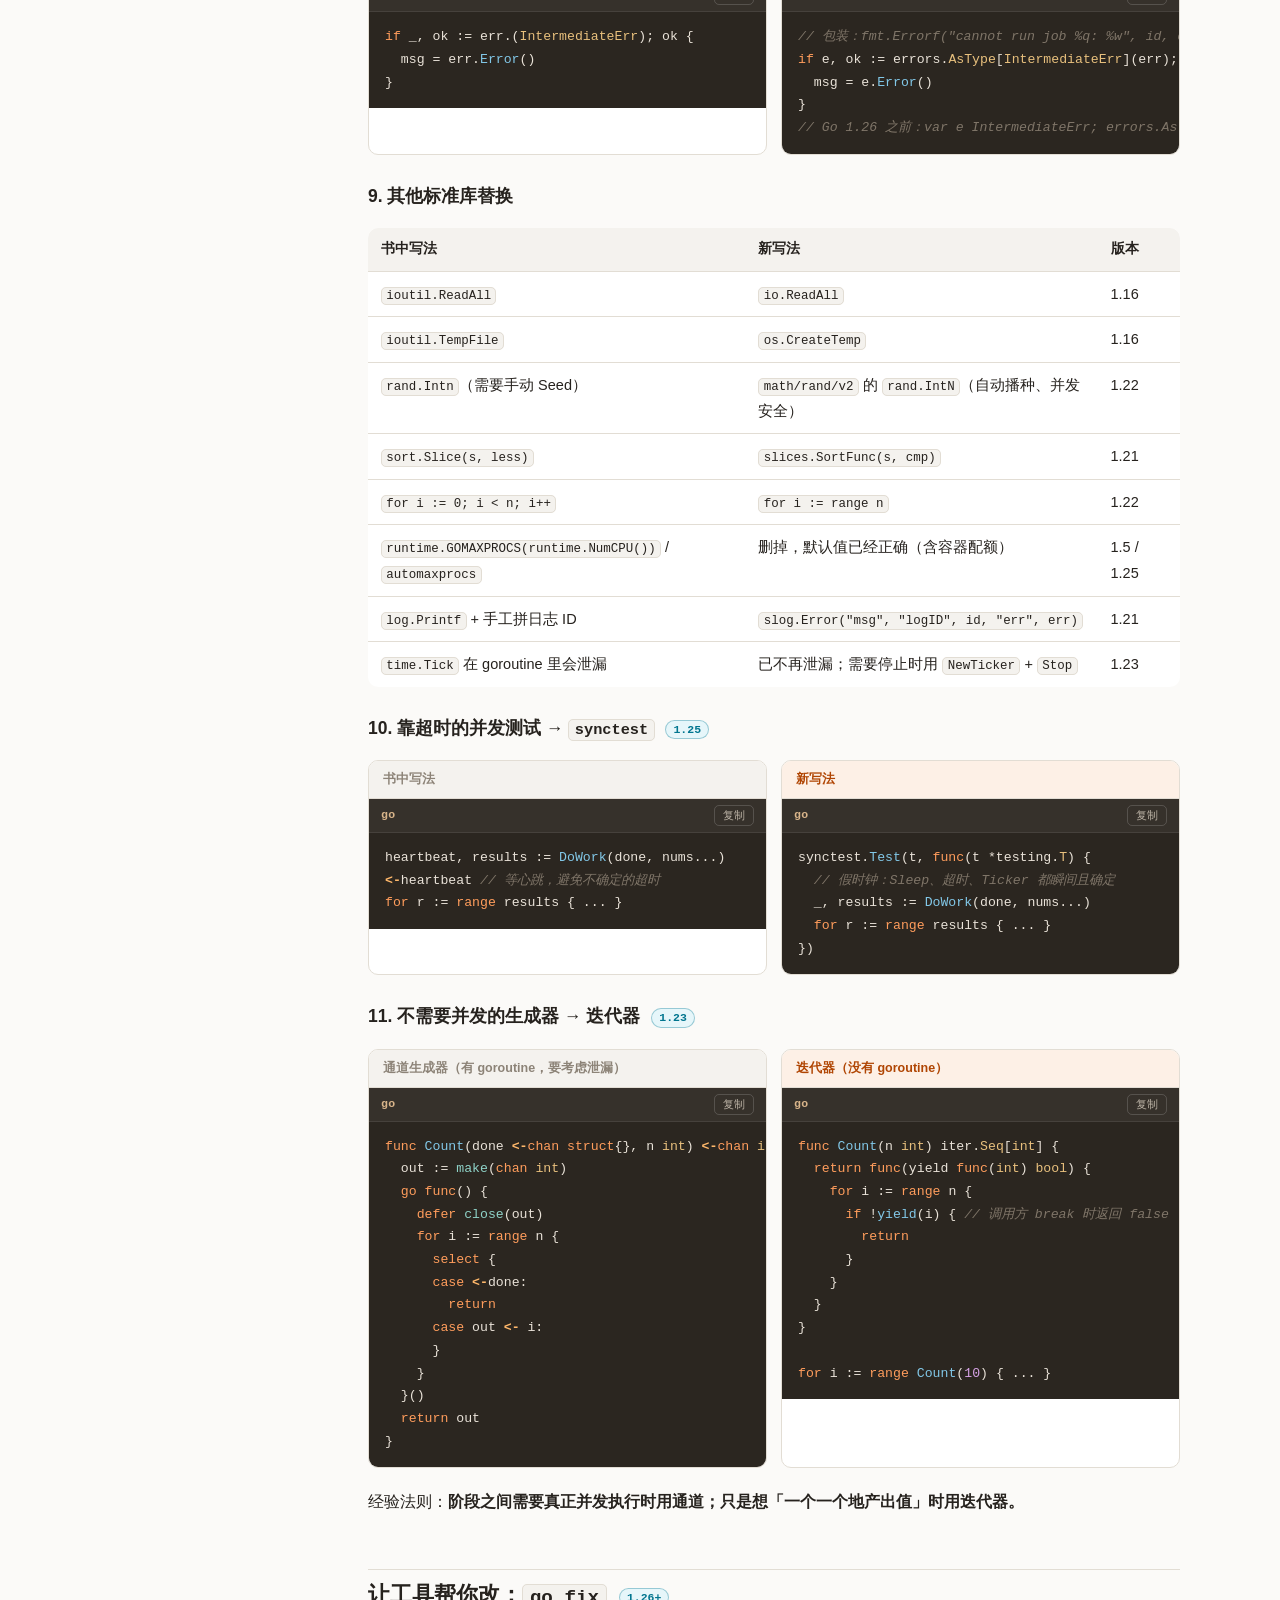
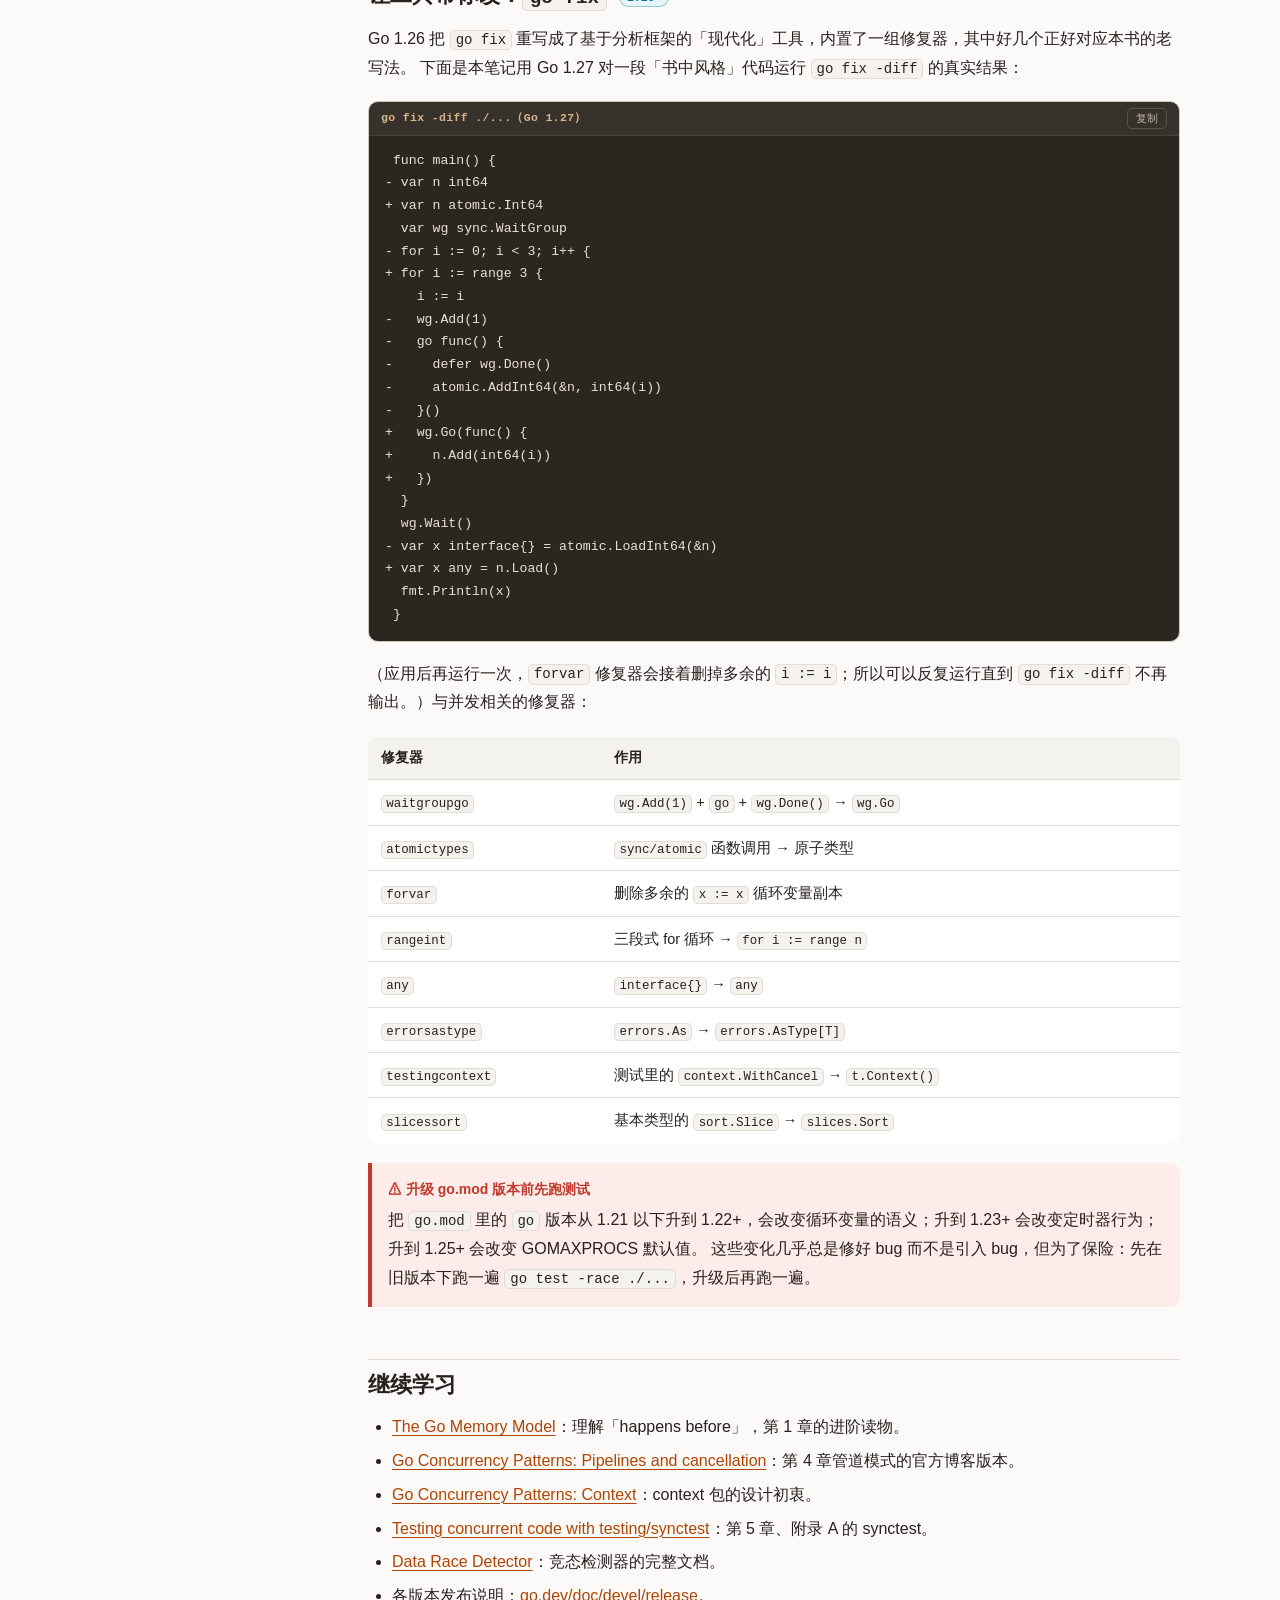
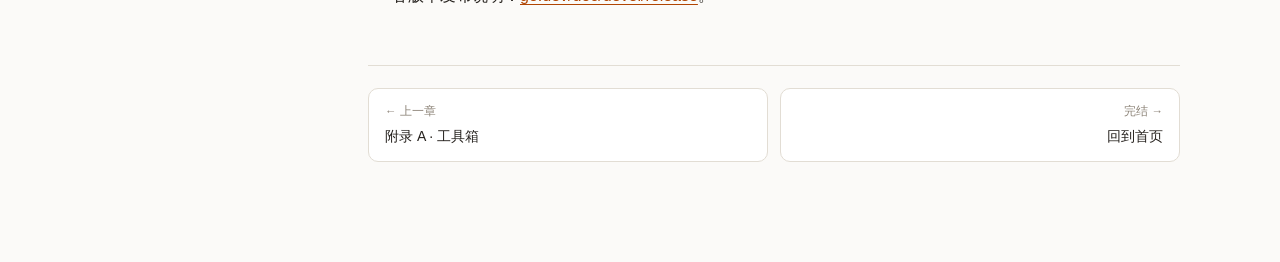
<file: docs/ch08.html>
<!doctype html>
<html lang="zh-CN">
<head>
<meta charset="utf-8">
<meta name="viewport" content="width=device-width,initial-scale=1">
<title>附录 B · 从 Go 1.8 到今天 — Go 并发编程图解笔记</title>
<link rel="stylesheet" href="assets/style.css">
</head>
<body data-chapter="8">
<div id="app">
<aside id="sidebar"></aside>
<main>

<span class="chapter-eyebrow">附录 B</span>
<h1>从 Go 1.8 到今天</h1>
<p class="lede">
  《Concurrency in Go》出版于 2017 年，对应 Go 1.8。书中的思想 —— 约束、通道所有权、done 通道、管道、错误即结果、心跳、限流 —— 至今依然是 Go 并发编程的基石；
  变化的主要是<strong>写法</strong>和<strong>工具</strong>。这一页把散落在各章的「新版 Go」注释汇总起来，并给出一份老代码现代化清单。
</p>

<div id="chapter-toc"></div>

<h2 id="versions">版本速查表</h2>

<p>只列出与并发相关、或在本书代码中会遇到的变化（本笔记写作时的最新版本为 Go 1.27）：</p>

<div class="tw">
<table>
  <tr><th>版本</th><th>变化</th><th>在本笔记中</th></tr>
  <tr><td><span class="ver old">1.8</span></td><td>本书所用版本；GC 停顿已降到 10–100μs；<code>sort.Slice</code> 加入</td><td>—</td></tr>
  <tr><td><span class="ver">1.9</span></td><td><code>sync.Map</code>；<code>sync.Mutex</code> 加入饥饿模式（等待超过 1ms 的等待者优先）</td><td><a href="ch01.html#starvation">第 1 章</a>、<a href="ch03.html#mutex">第 3 章</a></td></tr>
  <tr><td><span class="ver">1.13</span></td><td>错误包装：<code>%w</code>、<code>errors.Is/As/Unwrap</code>；<code>sync.Pool</code> 受害者缓存</td><td><a href="ch05.html#errors">第 5 章</a>、<a href="ch03.html#pool">第 3 章</a></td></tr>
  <tr><td><span class="ver">1.14</span></td><td><strong>基于信号的异步抢占</strong>；<code>defer</code> 几乎零开销</td><td><a href="ch06.html#preempt">第 6 章</a>、<a href="ch03.html#mutex">第 3 章</a></td></tr>
  <tr><td><span class="ver">1.16</span></td><td><code>io/ioutil</code> 弃用；<code>runtime/metrics</code></td><td><a href="ch07.html#pprof">附录 A</a></td></tr>
  <tr><td><span class="ver">1.18</span></td><td><strong>泛型</strong>；<code>any</code>；<code>Mutex.TryLock</code></td><td><a href="ch04.html#generators">第 4 章</a></td></tr>
  <tr><td><span class="ver">1.19</span></td><td><code>atomic.Int64/Bool/Pointer[T]</code> 等类型；正式修订的内存模型；<code>GOMEMLIMIT</code></td><td><a href="ch01.html#atomic">第 1 章</a></td></tr>
  <tr><td><span class="ver">1.20</span></td><td><code>context.WithCancelCause</code>/<code>Cause</code>；<code>errors.Join</code>；<code>math/rand</code> 自动随机播种</td><td><a href="ch04.html#context">第 4 章</a></td></tr>
  <tr><td><span class="ver">1.21</span></td><td><code>sync.OnceFunc/OnceValue/OnceValues</code>；<code>context.AfterFunc/WithoutCancel/WithTimeoutCause</code>；<code>log/slog</code>；<code>min/max/clear</code>；栈跟踪显示父 goroutine</td><td><a href="ch03.html#once">第 3 章</a>、<a href="ch04.html#context">第 4 章</a></td></tr>
  <tr><td><span class="ver">1.22</span></td><td><strong>循环变量每轮迭代独立</strong>；<code>for i := range n</code>；<code>math/rand/v2</code>；低开销执行追踪器</td><td><a href="ch03.html#closure">第 3 章</a></td></tr>
  <tr><td><span class="ver">1.23</span></td><td>迭代器（range-over-func、<code>iter</code> 包）；未停止的 Timer/Ticker 可被回收、定时器通道变为同步</td><td><a href="ch03.html#select-timeout">第 3 章</a>、<a href="ch04.html#generators">第 4 章</a></td></tr>
  <tr><td><span class="ver">1.24</span></td><td><code>testing.T.Context()</code>、<code>B.Loop()</code>；<code>sync.Map</code> 新实现；<code>synctest</code> 实验</td><td><a href="ch04.html#context">第 4 章</a></td></tr>
  <tr><td><span class="ver">1.25</span></td><td><strong><code>WaitGroup.Go</code></strong>；<strong><code>testing/synctest</code> 正式发布</strong>；GOMAXPROCS 感知容器配额；<code>trace.FlightRecorder</code>；vet 的 <code>waitgroup</code> 检查</td><td><a href="ch03.html#waitgroup">第 3 章</a>、<a href="ch05.html#heartbeats">第 5 章</a></td></tr>
  <tr><td><span class="ver">1.26</span></td><td>Green Tea GC 默认启用；<code>errors.AsType</code>；<code>goroutineleak</code> 剖析（实验）；<code>go fix</code> 重写为「现代化」工具</td><td><a href="ch07.html#leak">附录 A</a></td></tr>
  <tr><td><span class="ver">1.27</span></td><td><code>goroutineleak</code> 剖析默认可用；栈跟踪默认显示 goroutine 标签；移除 <code>asynctimerchan</code> 开关</td><td><a href="ch07.html#leak">附录 A</a></td></tr>
</table>
</div>

<h2 id="unchanged">没有变的东西</h2>

<p>先强调一下：书里最重要的内容一点都没过时。</p>

<div class="cards">
  <div class="card"><span class="ic">&#128273;</span><h4>谁启动，谁负责停止</h4><p>每个 goroutine 都要有退出路径。今天用 <code>context</code> 表达，原理和 done 通道完全相同。</p></div>
  <div class="card"><span class="ic">&#127968;</span><h4>通道所有权</h4><p>创建、写入、关闭由同一个所有者负责，对外只暴露 <code>&lt;-chan</code>。</p></div>
  <div class="card"><span class="ic">&#128230;</span><h4>错误随结果一起返回</h4><p>不要让 goroutine 自己打印错误了事。今天常用 errgroup 或泛型 Result。</p></div>
  <div class="card"><span class="ic">&#128207;</span><h4>队列不提速</h4><p>利特尔法则依然成立：队列是用延迟换稳定，只放在入口或批处理处。</p></div>
  <div class="card"><span class="ic">&#129504;</span><h4>锁还是通道</h4><p>第 2 章的决策树依然适用：保护内部状态用锁，转移所有权和协调用通道。</p></div>
  <div class="card"><span class="ic">&#128147;</span><h4>心跳与限流</h4><p>生产环境的健康检查和令牌桶限流，思路完全不变。</p></div>
</div>

<h2 id="checklist">老代码现代化清单</h2>

<p>下面每一条左边是书中（Go 1.8 时代）的写法，右边是今天推荐的写法。很多条目可以用 <code>go fix</code> 自动完成（见本页末尾）。</p>

<h3 id="m-any">1. <code>interface{}</code> → <code>any</code> 或泛型 <span class="ver">1.18</span></h3>
<div class="vs">
  <div class="old"><div class="h">书中写法</div>
<div class="code" data-lang="go"><pre>
take := func(
	done &lt;-chan interface{},
	valueStream &lt;-chan interface{},
	num int,
) &lt;-chan interface{} { ... }

toInt := func(...) &lt;-chan int // 再写一个类型断言阶段
</pre></div></div>
  <div class="new"><div class="h">新写法</div>
<div class="code" data-lang="go"><pre>
func Take[T any](
	ctx context.Context,
	in &lt;-chan T,
	n int,
) &lt;-chan T { ... }

// 不再需要 toInt / toString 阶段
</pre></div></div>
</div>

<h3 id="m-ctx">2. 自制 done 通道 → <code>context.Context</code> <span class="ver">1.7</span></h3>
<div class="vs">
  <div class="old"><div class="h">书中写法</div>
<div class="code" data-lang="go"><pre>
done := make(chan interface{})
defer close(done)
for v := range stage(done, in) { ... }

// stage 内部
select {
case &lt;-done:
	return
case out &lt;- v:
}
</pre></div></div>
  <div class="new"><div class="h">新写法</div>
<div class="code" data-lang="go"><pre>
ctx, cancel := context.WithCancel(ctx)
defer cancel()
for v := range stage(ctx, in) { ... }

// stage 内部
select {
case &lt;-ctx.Done():
	return
case out &lt;- v:
}
</pre></div></div>
</div>
<p>自己的纯信号通道，用 <code>chan struct{}</code> 而不是 <code>chan interface{}</code>。</p>

<h3 id="m-loopvar">3. 循环变量的副本 → 不再需要 <span class="ver">1.22</span></h3>
<div class="vs">
  <div class="old"><div class="h">书中写法</div>
<div class="code" data-lang="go"><pre>
for _, s := range list {
	go func(s string) {
		fmt.Println(s)
	}(s)
}
// 或者：s := s
</pre></div></div>
  <div class="new"><div class="h">新写法（go.mod ≥ 1.22）</div>
<div class="code" data-lang="go"><pre>
for _, s := range list {
	go func() {
		fmt.Println(s) // 每轮迭代独立的 s
	}()
}
</pre></div></div>
</div>

<h3 id="m-wggo">4. <code>wg.Add(1)</code> + <code>defer wg.Done()</code> → <code>wg.Go</code> <span class="ver">1.25</span></h3>
<div class="vs">
  <div class="old"><div class="h">书中写法</div>
<div class="code" data-lang="go"><pre>
var wg sync.WaitGroup
for i := 0; i &lt; n; i++ {
	wg.Add(1)
	go func() {
		defer wg.Done()
		work()
	}()
}
wg.Wait()
</pre></div></div>
  <div class="new"><div class="h">新写法</div>
<div class="code" data-lang="go"><pre>
var wg sync.WaitGroup
for range n {
	wg.Go(work)
}
wg.Wait()
</pre></div></div>
</div>

<h3 id="m-errgroup">5. goroutine + 错误收集 + 取消 → <code>errgroup</code></h3>
<div class="vs">
  <div class="old"><div class="h">书中写法（第 4 章 Result 模式）</div>
<div class="code" data-lang="go"><pre>
type Result struct {
	Error    error
	Response *http.Response
}
// 每个 goroutine 往 results 通道发 Result，
// 主 goroutine 统计错误、决定是否 close(done)
</pre></div></div>
  <div class="new"><div class="h">新写法（golang.org/x/sync/errgroup）</div>
<div class="code" data-lang="go"><pre>
g, ctx := errgroup.WithContext(ctx)
g.SetLimit(10) // 可选：限制并发数
for _, url := range urls {
	g.Go(func() error { return fetch(ctx, url) })
}
err := g.Wait() // 第一个错误；出错时 ctx 被取消
</pre></div></div>
</div>
<p>需要逐个处理每个结果（而不是「第一个错误就全部取消」）时，书中的 Result 通道模式依然是好选择。</p>

<h3 id="m-once">6. <code>sync.Once</code> + 变量 → <code>OnceValue</code> <span class="ver">1.21</span></h3>
<div class="vs">
  <div class="old"><div class="h">旧写法</div>
<div class="code" data-lang="go"><pre>
var (
	once sync.Once
	cfg  *Config
)
func getConfig() *Config {
	once.Do(func() { cfg = load() })
	return cfg
}
</pre></div></div>
  <div class="new"><div class="h">新写法</div>
<div class="code" data-lang="go"><pre>
var getConfig = sync.OnceValue(load)
</pre></div></div>
</div>

<h3 id="m-atomic">7. <code>atomic.AddInt64(&amp;x, 1)</code> → <code>atomic.Int64</code> <span class="ver">1.19</span></h3>
<div class="vs">
  <div class="old"><div class="h">书中写法</div>
<div class="code" data-lang="go"><pre>
var left int32
atomic.AddInt32(&amp;left, 1)
if atomic.LoadInt32(&amp;left) == 1 { ... }
</pre></div></div>
  <div class="new"><div class="h">新写法</div>
<div class="code" data-lang="go"><pre>
var left atomic.Int32
left.Add(1)
if left.Load() == 1 { ... }
</pre></div></div>
</div>

<h3 id="m-errors">8. <code>pkg/errors</code> 与类型断言 → 标准库错误包装 <span class="ver">1.13</span><span class="ver">1.26</span></h3>
<div class="vs">
  <div class="old"><div class="h">书中写法</div>
<div class="code" data-lang="go"><pre>
if _, ok := err.(IntermediateErr); ok {
	msg = err.Error()
}
</pre></div></div>
  <div class="new"><div class="h">新写法</div>
<div class="code" data-lang="go"><pre>
// 包装：fmt.Errorf("cannot run job %q: %w", id, err)
if e, ok := errors.AsType[IntermediateErr](err); ok {
	msg = e.Error()
}
// Go 1.26 之前：var e IntermediateErr; errors.As(err, &amp;e)
</pre></div></div>
</div>

<h3 id="m-std">9. 其他标准库替换</h3>
<div class="tw">
<table>
  <tr><th>书中写法</th><th>新写法</th><th>版本</th></tr>
  <tr><td><code>ioutil.ReadAll</code></td><td><code>io.ReadAll</code></td><td>1.16</td></tr>
  <tr><td><code>ioutil.TempFile</code></td><td><code>os.CreateTemp</code></td><td>1.16</td></tr>
  <tr><td><code>rand.Intn</code>（需要手动 Seed）</td><td><code>math/rand/v2</code> 的 <code>rand.IntN</code>（自动播种、并发安全）</td><td>1.22</td></tr>
  <tr><td><code>sort.Slice(s, less)</code></td><td><code>slices.SortFunc(s, cmp)</code></td><td>1.21</td></tr>
  <tr><td><code>for i := 0; i &lt; n; i++</code></td><td><code>for i := range n</code></td><td>1.22</td></tr>
  <tr><td><code>runtime.GOMAXPROCS(runtime.NumCPU())</code> / <code>automaxprocs</code></td><td>删掉，默认值已经正确（含容器配额）</td><td>1.5 / 1.25</td></tr>
  <tr><td><code>log.Printf</code> + 手工拼日志 ID</td><td><code>slog.Error("msg", "logID", id, "err", err)</code></td><td>1.21</td></tr>
  <tr><td><code>time.Tick</code> 在 goroutine 里会泄漏</td><td>已不再泄漏；需要停止时用 <code>NewTicker</code> + <code>Stop</code></td><td>1.23</td></tr>
</table>
</div>

<h3 id="m-tests">10. 靠超时的并发测试 → <code>synctest</code> <span class="ver">1.25</span></h3>
<div class="vs">
  <div class="old"><div class="h">书中写法</div>
<div class="code" data-lang="go"><pre>
heartbeat, results := DoWork(done, nums...)
&lt;-heartbeat // 等心跳，避免不确定的超时
for r := range results { ... }
</pre></div></div>
  <div class="new"><div class="h">新写法</div>
<div class="code" data-lang="go"><pre>
synctest.Test(t, func(t *testing.T) {
	// 假时钟：Sleep、超时、Ticker 都瞬间且确定
	_, results := DoWork(done, nums...)
	for r := range results { ... }
})
</pre></div></div>
</div>

<h3 id="m-iter">11. 不需要并发的生成器 → 迭代器 <span class="ver">1.23</span></h3>
<div class="vs">
  <div class="old"><div class="h">通道生成器（有 goroutine，要考虑泄漏）</div>
<div class="code" data-lang="go"><pre>
func Count(done &lt;-chan struct{}, n int) &lt;-chan int {
	out := make(chan int)
	go func() {
		defer close(out)
		for i := range n {
			select {
			case &lt;-done:
				return
			case out &lt;- i:
			}
		}
	}()
	return out
}
</pre></div></div>
  <div class="new"><div class="h">迭代器（没有 goroutine）</div>
<div class="code" data-lang="go"><pre>
func Count(n int) iter.Seq[int] {
	return func(yield func(int) bool) {
		for i := range n {
			if !yield(i) { // 调用方 break 时返回 false
				return
			}
		}
	}
}

for i := range Count(10) { ... }
</pre></div></div>
</div>
<p>经验法则：<strong>阶段之间需要真正并发执行时用通道；只是想「一个一个地产出值」时用迭代器。</strong></p>

<h2 id="gofix">让工具帮你改：<code>go fix</code> <span class="ver">1.26+</span></h2>

<p>
  Go 1.26 把 <code>go fix</code> 重写成了基于分析框架的「现代化」工具，内置了一组修复器，其中好几个正好对应本书的老写法。
  下面是本笔记用 Go 1.27 对一段「书中风格」代码运行 <code>go fix -diff</code> 的真实结果：
</p>

<div class="code" data-lang="text" data-file="go fix -diff ./...（Go 1.27）">
<pre>
 func main() {
-	var n int64
+	var n atomic.Int64
 	var wg sync.WaitGroup
-	for i := 0; i &lt; 3; i++ {
+	for i := range 3 {
 		i := i
-		wg.Add(1)
-		go func() {
-			defer wg.Done()
-			atomic.AddInt64(&amp;n, int64(i))
-		}()
+		wg.Go(func() {
+			n.Add(int64(i))
+		})
 	}
 	wg.Wait()
-	var x interface{} = atomic.LoadInt64(&amp;n)
+	var x any = n.Load()
 	fmt.Println(x)
 }
</pre>
</div>

<p>（应用后再运行一次，<code>forvar</code> 修复器会接着删掉多余的 <code>i := i</code>；所以可以反复运行直到 <code>go fix -diff</code> 不再输出。）与并发相关的修复器：</p>

<div class="tw">
<table>
  <tr><th>修复器</th><th>作用</th></tr>
  <tr><td><code>waitgroupgo</code></td><td><code>wg.Add(1)</code> + <code>go</code> + <code>wg.Done()</code> → <code>wg.Go</code></td></tr>
  <tr><td><code>atomictypes</code></td><td><code>sync/atomic</code> 函数调用 → 原子类型</td></tr>
  <tr><td><code>forvar</code></td><td>删除多余的 <code>x := x</code> 循环变量副本</td></tr>
  <tr><td><code>rangeint</code></td><td>三段式 for 循环 → <code>for i := range n</code></td></tr>
  <tr><td><code>any</code></td><td><code>interface{}</code> → <code>any</code></td></tr>
  <tr><td><code>errorsastype</code></td><td><code>errors.As</code> → <code>errors.AsType[T]</code></td></tr>
  <tr><td><code>testingcontext</code></td><td>测试里的 <code>context.WithCancel</code> → <code>t.Context()</code></td></tr>
  <tr><td><code>slicessort</code></td><td>基本类型的 <code>sort.Slice</code> → <code>slices.Sort</code></td></tr>
</table>
</div>

<div class="box warn">
  <div class="t">&#9888; 升级 go.mod 版本前先跑测试</div>
  <p>
    把 <code>go.mod</code> 里的 <code>go</code> 版本从 1.21 以下升到 1.22+，会改变循环变量的语义；升到 1.23+ 会改变定时器行为；升到 1.25+ 会改变 GOMAXPROCS 默认值。
    这些变化几乎总是修好 bug 而不是引入 bug，但为了保险：先在旧版本下跑一遍 <code>go test -race ./...</code>，升级后再跑一遍。
  </p>
</div>

<h2 id="further">继续学习</h2>
<ul>
  <li><a href="https://go.dev/ref/mem">The Go Memory Model</a>：理解「happens before」，第 1 章的进阶读物。</li>
  <li><a href="https://go.dev/blog/pipelines">Go Concurrency Patterns: Pipelines and cancellation</a>：第 4 章管道模式的官方博客版本。</li>
  <li><a href="https://go.dev/blog/context">Go Concurrency Patterns: Context</a>：context 包的设计初衷。</li>
  <li><a href="https://go.dev/blog/synctest">Testing concurrent code with testing/synctest</a>：第 5 章、附录 A 的 synctest。</li>
  <li><a href="https://go.dev/doc/articles/race_detector">Data Race Detector</a>：竞态检测器的完整文档。</li>
  <li>各版本发布说明：<a href="https://go.dev/doc/devel/release">go.dev/doc/devel/release</a>。</li>
</ul>

<div id="pager"></div>

</main>
</div>
<script src="assets/site.js"></script>
</body>
</html>
</file>
<file: docs/assets/style.css>
/* ================================================================
   Go 并发编程 · 图解学习笔记 · 共享样式
   （版式与配色沿用同系列教程，额外加入 Go 青色用于「新版 Go」注释）
   ================================================================ */

/* 每个颜色用 light-dark(浅色值, 深色值) 写一次，由 color-scheme 决定取哪一个：
   默认跟随系统，site.js 写入的 data-theme 可以强制指定。 */
:root {
  color-scheme: light dark;

  --bg:        light-dark(#fbfaf8, #171513);
  --panel:     light-dark(#ffffff, #201d1a);
  --panel-2:   light-dark(#f4f2ee, #2a2521);
  --fg:        light-dark(#26221e, #ece6de);
  --fg-soft:   light-dark(#5f584f, #b8afa3);
  --fg-faint:  light-dark(#8c8377, #8b8378);
  --line:      light-dark(#e2ddd4, #342e28);
  --line-2:    light-dark(#cfc8bc, #463e36);
  --accent:    light-dark(#d95602, #ff8f4d);
  --accent-bg: light-dark(#fdf0e6, #33231a);
  --accent-2:  light-dark(#b04503, #ffab77);
  --green:     light-dark(#2f7d51, #6ac48d);
  --green-bg:  light-dark(#eaf5ee, #1b2b21);
  --blue:      light-dark(#2b6cb0, #7fb0e8);
  --blue-bg:   light-dark(#eaf1f9, #1a232e);
  --red:       light-dark(#c0392b, #f08076);
  --red-bg:    light-dark(#fdecea, #2e1c1a);
  --purple:    light-dark(#6b46c1, #b295ee);
  --purple-bg: light-dark(#f1ecfb, #241d33);
  --cyan:      light-dark(#00758f, #5fd0ea);   /* Go 品牌青色，标注新版特性 */
  --cyan-bg:   light-dark(#e6f6fa, #13262b);
  --amber:     light-dark(#9a6700, #f2c25b);
  --amber-bg:  light-dark(#fdf6e3, #2b2414);
  --code-bg:   light-dark(#2b2620, #12100e);
  --code-fg:   light-dark(#e9e2d8, #e6ded2);

  --radius:    10px;
  --sans: -apple-system, BlinkMacSystemFont, "Segoe UI", "PingFang SC",
          "Hiragino Sans GB", "Microsoft YaHei", "Noto Sans CJK SC", sans-serif;
  --mono: ui-monospace, SFMono-Regular, "SF Mono", Menlo, Consolas,
          "Liberation Mono", "Noto Sans Mono CJK SC", monospace;

  &[data-theme="light"] { color-scheme: light; }
  &[data-theme="dark"]  { color-scheme: dark; }
}

* { box-sizing: border-box; }

html { scroll-behavior: smooth; scroll-padding-top: 1.5rem; }

body {
  margin: 0;
  background: var(--bg);
  color: var(--fg);
  font-family: var(--sans);
  font-size: 16px;
  line-height: 1.8;
  -webkit-font-smoothing: antialiased;
}

/* ---------------- 布局 ---------------- */

#app { display: flex; align-items: flex-start; }

#sidebar {
  --sidebar-w: 268px;
  position: sticky;
  top: 0;
  flex: 0 0 var(--sidebar-w);
  width: var(--sidebar-w);
  height: 100dvh;                      /* 移动端地址栏伸缩时不会被裁掉底部 */
  overflow-y: auto;
  padding: 22px 14px 40px;
  border-right: 1px solid var(--line);
  background: var(--panel);
  font-size: 14px;

  .brand {
    display: flex; align-items: center; gap: 9px;
    font-weight: 700; font-size: 16px; letter-spacing: .01em;
    color: var(--fg); text-decoration: none;
    padding: 4px 8px 14px;

    .flame {
      width: 26px; height: 26px; flex: none;
      display: grid; place-items: center;
      background: var(--accent); color: #fff; border-radius: 8px;
      font-size: 15px;
    }
    small { display: block; font-weight: 400; font-size: 11px; color: var(--fg-faint); }
  }

  .part {
    margin: 16px 8px 6px; font-size: 11px; letter-spacing: .12em;
    text-transform: uppercase; color: var(--fg-faint); font-weight: 700;
  }

  a.ch {
    display: flex; gap: 8px; align-items: baseline;
    padding: 5px 8px; border-radius: 7px;
    color: var(--fg-soft); text-decoration: none; line-height: 1.5;

    &:hover  { background: var(--panel-2); color: var(--fg); }
    &.active { background: var(--accent-bg); color: var(--accent-2); font-weight: 600; }

    .n {
      flex: none; width: 22px; text-align: right;
      font-variant-numeric: tabular-nums; font-size: 12px; color: var(--fg-faint);
    }
    &.active .n { color: var(--accent); }
  }
}

main {
  flex: 1 1 auto;
  min-width: 0;
  max-width: 900px;
  padding: 40px 44px 100px;
  margin: 0 auto;
}

/* 两个悬浮按钮：移动端菜单、深浅色切换 */
:is(#menu-btn, #theme-btn) {
  position: fixed;
  border: 1px solid var(--line-2); background: var(--panel); color: var(--fg);
  cursor: pointer;
}
#menu-btn {
  display: none;
  z-index: 40; inset: 12px auto auto 12px;
  width: 42px; height: 42px; border-radius: 10px;
  font-size: 18px;
}
#theme-btn {
  z-index: 30; inset: auto 16px 16px auto;
  width: 40px; height: 40px; border-radius: 50%;
  font-size: 16px;
}

@media (width <= 900px) {
  #menu-btn { display: block; }
  #sidebar {
    position: fixed; z-index: 39; inset: 0 auto auto 0;
    padding-top: 62px;                 /* 给菜单按钮让出位置 */
    transform: translateX(-102%); transition: transform .22s ease;
    box-shadow: 0 0 40px rgb(0 0 0 / .28);

    body.nav-open & { transform: none; }
  }
  main { padding: 68px 20px 80px; }
}

/* ---------------- 排版 ---------------- */

h1, h2, h3, h4 { line-height: 1.35; color: var(--fg); }
h1 { font-size: 30px; margin: 0 0 6px; letter-spacing: -.01em; }
h2 {
  font-size: 22px; margin: 52px 0 14px; padding-top: 10px;
  border-top: 1px solid var(--line);

  &:first-of-type { border-top: none; }
}
h3 { font-size: 17.5px; margin: 30px 0 8px; }
h4 { font-size: 15.5px; margin: 22px 0 6px; color: var(--fg-soft); }
p { margin: 12px 0; }
ul, ol { padding-left: 1.5em; margin: 12px 0; }
li { margin: 5px 0; }
li > :is(ul, ol) { margin: 4px 0; }
a { color: var(--accent-2); text-decoration-thickness: 1px; text-underline-offset: 3px; }
hr { border: none; border-top: 1px solid var(--line); margin: 36px 0; }
strong { font-weight: 700; color: var(--fg); }

code {
  font-family: var(--mono); font-size: .875em;
  background: var(--panel-2); border: 1px solid var(--line);
  padding: .08em .35em; border-radius: 5px;
  word-break: break-word;
}
pre code { all: unset; font-family: var(--mono); }

.chapter-eyebrow {
  display: inline-block; font-size: 12px; letter-spacing: .14em;
  text-transform: uppercase; font-weight: 700; color: var(--accent);
  background: var(--accent-bg); padding: 3px 10px; border-radius: 20px;
  margin-bottom: 14px;
}
.lede { font-size: 17.5px; color: var(--fg-soft); margin: 10px 0 26px; }

/* ---------------- 代码块 ---------------- */

.code {
  --code-muted: #b9b0a3;
  margin: 18px 0;
  border-radius: var(--radius);
  overflow: hidden;
  border: 1px solid var(--line-2);
  background: var(--code-bg);

  > .bar {
    display: flex; align-items: center; justify-content: space-between;
    padding: 6px 12px;
    background: rgb(255 255 255 / .05);
    border-bottom: 1px solid rgb(255 255 255 / .08);
    font-family: var(--mono); font-size: 11.5px;
    color: var(--code-muted); letter-spacing: .03em;

    .tag { color: #d8b48a; font-weight: 600; }
  }

  pre {
    margin: 0; padding: 14px 16px; overflow-x: auto;
    color: var(--code-fg); font-family: var(--mono);
    font-size: 13.2px; line-height: 1.72;
    tab-size: 2;
  }

  .copy {
    border: 1px solid rgb(255 255 255 / .16); background: transparent;
    color: var(--code-muted); border-radius: 5px; font-size: 11px;
    padding: 2px 8px; cursor: pointer; font-family: var(--sans);

    &:hover { color: #fff; border-color: rgb(255 255 255 / .4); }
  }
}

/* 语法高亮 */
.tk-cm { color: #7f7568; font-style: italic; }
.tk-st { color: #b4d68a; }
.tk-kw { color: #ff9d5c; }
.tk-nm { color: #d7a3e6; }
.tk-fn { color: #82c8e8; }
.tk-tp { color: #e8c07d; }

/* ---------------- 提示块 ---------------- */

/* 各变体只设置颜色变量；没设置时回落到中性的边框和面板色，标题继承正文颜色 */
.box {
  margin: 20px 0; padding: 14px 18px 14px 16px;
  border-left: 4px solid var(--box-c, var(--line-2));
  background: var(--box-bg, var(--panel));
  border-radius: 0 var(--radius) var(--radius) 0;

  > .t {
    font-weight: 700; font-size: 14px; margin-bottom: 4px;
    display: flex; align-items: center; gap: 7px;
    color: var(--box-t, var(--box-c, currentColor));
  }
  p:first-of-type { margin-top: 0; }
  :is(p, ul):last-child { margin-bottom: 0; }

  &.note { --box-c: var(--blue);   --box-bg: var(--blue-bg); }
  &.tip  { --box-c: var(--green);  --box-bg: var(--green-bg); }
  &.warn { --box-c: var(--red);    --box-bg: var(--red-bg); }
  &.key  { --box-c: var(--accent); --box-bg: var(--accent-bg); --box-t: var(--accent-2); }
  &.deep { --box-c: var(--purple); --box-bg: var(--purple-bg); }
}

/* 学习目标 */
.goals {
  background: var(--panel); border: 1px solid var(--line);
  border-radius: var(--radius); padding: 16px 20px; margin: 22px 0 28px;

  h4 { margin: 0 0 8px; color: var(--accent-2); font-size: 14px; letter-spacing: .04em; }
  ul { margin: 0; }
}

/* 章节内目录 */
.toc {
  background: var(--panel-2); border: 1px solid var(--line);
  border-radius: var(--radius); padding: 12px 18px; margin: 0 0 30px;
  font-size: 14.5px;

  .h {
    font-weight: 700; font-size: 12px; letter-spacing: .1em;
    text-transform: uppercase; color: var(--fg-faint); margin-bottom: 6px;
  }
  ol { margin: 0; padding-left: 1.3em; }
  a {
    color: var(--fg-soft); text-decoration: none;
    &:hover { color: var(--accent-2); text-decoration: underline; }
  }
}

/* ---------------- 表格 ---------------- */

.tw { overflow-x: auto; margin: 20px 0; }
table {
  border-collapse: collapse; width: 100%; font-size: 14.5px;
  background: var(--panel); border-radius: var(--radius); overflow: hidden;
}
th, td { padding: 9px 13px; text-align: left; border-bottom: 1px solid var(--line); vertical-align: top; }
th { background: var(--panel-2); font-weight: 700; font-size: 13.5px; white-space: nowrap; }
tr:last-child td { border-bottom: none; }
td code { font-size: .86em; }

/* ---------------- 图示 ---------------- */

figure { margin: 26px 0; }
figure svg { display: block; width: 100%; height: auto; }
figcaption {
  margin-top: 8px; font-size: 13px; color: var(--fg-faint); text-align: center;
}

.dgm {
  /* 方框 */
  :is(.bx, .bx-a, .bx-b, .bx-g, .bx-p, .bx-r, .bx-d) { stroke-width: 1.5; }
  .bx    { fill: var(--panel);     stroke: var(--line-2); }
  .bx-a  { fill: var(--accent-bg); stroke: var(--accent); }
  .bx-b  { fill: var(--blue-bg);   stroke: var(--blue); }
  .bx-g  { fill: var(--green-bg);  stroke: var(--green); }
  .bx-p  { fill: var(--purple-bg); stroke: var(--purple); }
  .bx-r  { fill: var(--red-bg);    stroke: var(--red); }
  .bx-d  { fill: var(--panel-2);   stroke: var(--line-2); stroke-dasharray: 5 4; }

  /* 连线 */
  :is(.ln, .ln-a, .ln-b, .ln-g, .ln-r, .ln-p, .ln-d) { fill: none; }
  .ln    { stroke: var(--line-2); stroke-width: 1.6; }
  :is(.ln-a, .ln-b, .ln-g, .ln-r, .ln-p) { stroke-width: 1.8; }
  .ln-a  { stroke: var(--accent); }
  .ln-b  { stroke: var(--blue); }
  .ln-g  { stroke: var(--green); }
  .ln-r  { stroke: var(--red); }
  .ln-p  { stroke: var(--purple); }
  .ln-d  { stroke: var(--line-2); stroke-width: 1.5; stroke-dasharray: 5 4; }

  /* 兜底：任何折线路径都不该被填充 */
  path   { fill: none; }

  /* 文字 */
  text   { fill: var(--fg); font-family: var(--sans); font-size: 13px; }
  .lbl   { fill: var(--fg-soft); font-size: 12px; }
  .sm    { fill: var(--fg-faint); font-size: 11px; }
  .mono  { font-family: var(--mono); font-size: 12px; }
  .ttl   { font-weight: 700; font-size: 13.5px; }
  .on-a  { fill: var(--accent-2); }
  .on-b  { fill: var(--blue); }
  .on-g  { fill: var(--green); }
  .on-p  { fill: var(--purple); }
  .on-r  { fill: var(--red); }
}

/* ---------------- 对照卡片 ---------------- */

.vs {
  display: grid; grid-template-columns: 1fr 1fr; gap: 14px; margin: 20px 0;

  @media (width <= 700px) { grid-template-columns: 1fr; }

  > div {
    border: 1px solid var(--line); border-radius: var(--radius); overflow: hidden; background: var(--panel);
    > .h { padding: 7px 14px; font-size: 12.5px; font-weight: 700; border-bottom: 1px solid var(--line); }
  }
  .old > .h { background: var(--panel-2); color: var(--fg-faint); }
  .new > .h { background: var(--accent-bg); color: var(--accent-2); }
  .code { margin: 0; border: none; border-radius: 0; }
}

/* 卡片网格 */
.cards { display: grid; grid-template-columns: repeat(auto-fit, minmax(220px, 1fr)); gap: 14px; margin: 22px 0; }
.card {
  background: var(--panel); border: 1px solid var(--line);
  border-radius: var(--radius); padding: 15px 17px;

  h4  { margin: 0 0 5px; font-size: 15px; color: var(--fg); }
  p   { margin: 0; font-size: 14px; color: var(--fg-soft); }
  .ic { font-size: 20px; line-height: 1; margin-bottom: 6px; display: block; }
}

/* 练习 */
.exercise {
  border: 1px dashed var(--accent); background: var(--accent-bg);
  border-radius: var(--radius); padding: 16px 20px; margin: 30px 0 0;

  h3 { margin: 0 0 8px; color: var(--accent-2); font-size: 16px; }
  ol { margin-bottom: 0; }
}

/* 章节导航 */
.pager {
  display: flex; gap: 12px; margin-top: 54px; padding-top: 22px; border-top: 1px solid var(--line);

  a {
    flex: 1 1 0; padding: 12px 16px; border: 1px solid var(--line);
    border-radius: var(--radius); background: var(--panel);
    text-decoration: none; color: var(--fg); font-size: 14px;

    &:hover { border-color: var(--accent); }
    span { display: block; font-size: 11.5px; color: var(--fg-faint); margin-bottom: 2px; }
    &.next { text-align: right; }
    &.ph { visibility: hidden; }
  }
}

/* 首页 */
.hero {
  border: 1px solid var(--line); background: var(--panel);
  border-radius: 16px; padding: 34px 34px 30px; margin-bottom: 30px;

  h1 { font-size: 34px; }
  .sub { font-size: 18px; color: var(--fg-soft); margin: 8px 0 0; }
}
.pill {
  display: inline-block; font-size: 12px; padding: 3px 10px; border-radius: 20px;
  background: var(--panel-2); border: 1px solid var(--line); color: var(--fg-soft);
  margin: 3px 5px 3px 0;
}
.toc-grid { display: grid; grid-template-columns: repeat(auto-fill, minmax(280px, 1fr)); gap: 12px; }
.toc-card {
  display: block; text-decoration: none; color: inherit;
  background: var(--panel); border: 1px solid var(--line);
  border-radius: var(--radius); padding: 13px 16px;

  &:hover { border-color: var(--accent); background: var(--accent-bg); }
  .n { font-size: 11px; letter-spacing: .1em; color: var(--accent); font-weight: 700; }
  .t { font-weight: 700; font-size: 15.5px; margin: 2px 0 3px; }
  .d { font-size: 13.5px; color: var(--fg-soft); line-height: 1.6; }
}

/* ================================================================
   本系列（Go 并发）新增样式
   ================================================================ */

/* 「新版 Go」注释框：书基于 Go 1.8（2017），这里标注此后的变化 */
.box.modern { --box-c: var(--cyan); --box-bg: var(--cyan-bg); }
.box.trap   { --box-c: var(--amber); --box-bg: var(--amber-bg); }

/* 版本徽章，可以放在标题、正文或注释框标题里 */
.ver {
  display: inline-block; vertical-align: 1px;
  font-family: var(--mono); font-size: 11.5px; font-weight: 700; line-height: 1.5;
  padding: 0 7px; border-radius: 20px; white-space: nowrap;
  color: var(--cyan); background: var(--cyan-bg); border: 1px solid color-mix(in srgb, var(--cyan) 35%, transparent);
}
.ver.old { color: var(--fg-faint); background: var(--panel-2); border-color: var(--line); }
h2 .ver, h3 .ver { margin-left: 6px; }

/* 代码块里的通道操作符 <- 和 Go 内建函数 */
.tk-op { color: #ffb86b; font-weight: 700; }
.tk-bi { color: #8fd3c8; }

/* 代码块左上角的「书中写法 / 新版写法」标签颜色 */
.code[data-tone="modern"] > .bar .tag { color: #6fd6ee; }
.code[data-tone="bad"]    > .bar .tag { color: #f39a8f; }

/* 图示：补充青色、琥珀色 */
.dgm {
  .bx-c  { fill: var(--cyan-bg);  stroke: var(--cyan);  stroke-width: 1.5; }
  .bx-y  { fill: var(--amber-bg); stroke: var(--amber); stroke-width: 1.5; }
  .ln-c  { stroke: var(--cyan);  stroke-width: 1.8; fill: none; }
  .ln-y  { stroke: var(--amber); stroke-width: 1.8; fill: none; }
  .on-c  { fill: var(--cyan); }
  .on-y  { fill: var(--amber); }
  .dot-a { fill: var(--accent); }
  .dot-b { fill: var(--blue); }
  .dot-g { fill: var(--green); }
  .dot-r { fill: var(--red); }
  .dot-p { fill: var(--purple); }
  .dot-c { fill: var(--cyan); }
  .dot-f { fill: var(--fg-faint); }
  .fill-soft { fill: var(--panel-2); stroke: none; }
  .big   { font-size: 15px; font-weight: 700; }

  /* 流动的虚线：表示数据正在通道里流动 */
  .flow { stroke-dasharray: 6 6; animation: dgm-flow 1.1s linear infinite; }
}
@keyframes dgm-flow { to { stroke-dashoffset: -24; } }
@media (prefers-reduced-motion: reduce) {
  .dgm .flow { animation: none; }
}

/* 宽图在窄屏上允许横向滚动，而不是把字缩到看不清 */
figure.wide { overflow-x: auto; }
figure.wide svg { min-width: 640px; }

/* 「书中输出」这类小标签 */
.label {
  display: inline-block; font-size: 11.5px; font-weight: 700; letter-spacing: .06em;
  color: var(--fg-faint); text-transform: uppercase; margin: 14px 0 -10px;
}

/* 术语卡：左边术语，右边解释 */
dl.terms {
  display: grid; grid-template-columns: max-content 1fr; gap: 8px 18px; margin: 18px 0;
  dt { font-weight: 700; color: var(--accent-2); }
  dd { margin: 0; color: var(--fg-soft); }
  @media (width <= 600px) { grid-template-columns: 1fr; dd { margin-bottom: 8px; } }
}

/* 表格里的状态色 */
td .ok   { color: var(--green); font-weight: 700; }
td .bad  { color: var(--red);   font-weight: 700; }
td .wait { color: var(--amber); font-weight: 700; }

/* 品牌徽标：用 Go 青色的「Go」字样代替火焰 */
#sidebar .brand .flame {
  width: 30px; height: 26px; font-size: 12.5px; font-weight: 800; letter-spacing: -.02em;
  background: var(--cyan); font-family: var(--sans);
}

/* ---------------- 分步演示（第 6 章工作窃取） ---------------- */
.stepper {
  border: 1px solid var(--line); border-radius: var(--radius); background: var(--panel);
  margin: 22px 0; overflow: hidden;

  .head {
    display: flex; flex-wrap: wrap; gap: 8px 12px; align-items: center; justify-content: space-between;
    padding: 10px 14px; background: var(--panel-2); border-bottom: 1px solid var(--line);
    .ttl { font-weight: 700; font-size: 14px; }
    .ctrl { display: flex; gap: 6px; align-items: center; }
    button {
      border: 1px solid var(--line-2); background: var(--panel); color: var(--fg);
      border-radius: 7px; padding: 3px 12px; font-size: 13px; cursor: pointer; font-family: var(--sans);
      &:hover:not(:disabled) { border-color: var(--accent); color: var(--accent-2); }
      &:disabled { opacity: .4; cursor: default; }
    }
    .count { font-family: var(--mono); font-size: 12.5px; color: var(--fg-faint); min-width: 54px; text-align: center; }
  }
  .desc { padding: 12px 16px 4px; font-size: 14.5px; min-height: 3.6em; }
  .board {
    display: grid; grid-template-columns: repeat(4, minmax(0, 1fr)); gap: 10px; padding: 8px 14px 16px;
    @media (width <= 640px) { grid-template-columns: repeat(2, minmax(0, 1fr)); }
  }
  .col {
    border: 1px dashed var(--line-2); border-radius: 8px; padding: 8px; min-height: 130px;
    display: flex; flex-direction: column; gap: 6px;
    .h { font-size: 11.5px; font-weight: 700; color: var(--fg-faint); letter-spacing: .04em; }
    &.t1 .h { color: var(--blue); }
    &.t2 .h { color: var(--purple); }
    .ends { display: flex; justify-content: space-between; font-size: 10.5px; color: var(--fg-faint); margin-top: auto; }
  }
  .chip {
    font-family: var(--mono); font-size: 12px; line-height: 1.45; padding: 4px 8px; border-radius: 6px;
    border: 1px solid var(--line-2); background: var(--panel-2); word-break: break-word;
    &.wait { border-color: var(--amber); background: var(--amber-bg); color: var(--amber); }
    &.ret  { border-color: var(--green); background: var(--green-bg); color: var(--green); }
    &.cont { border-color: var(--cyan); background: var(--cyan-bg); color: var(--cyan); }
    &.new  { box-shadow: 0 0 0 2px var(--accent); }
  }
}
</file>
